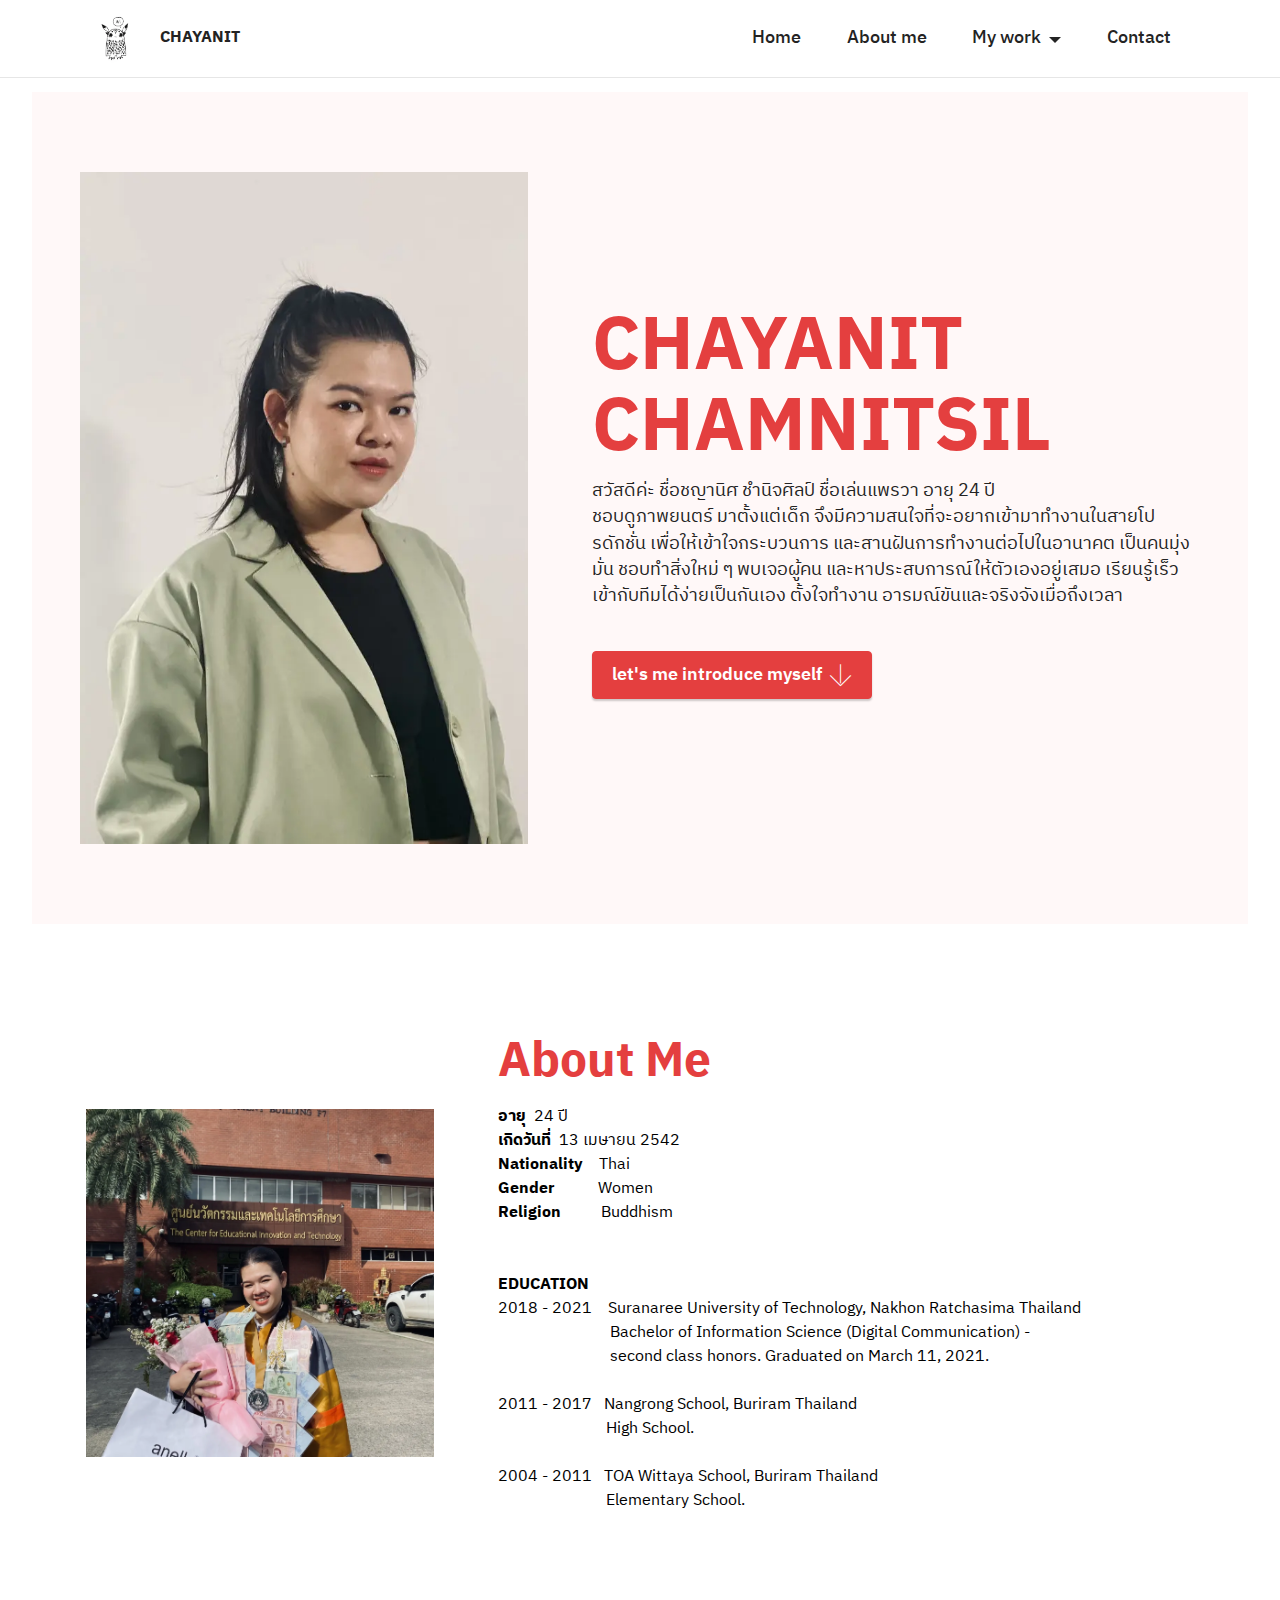
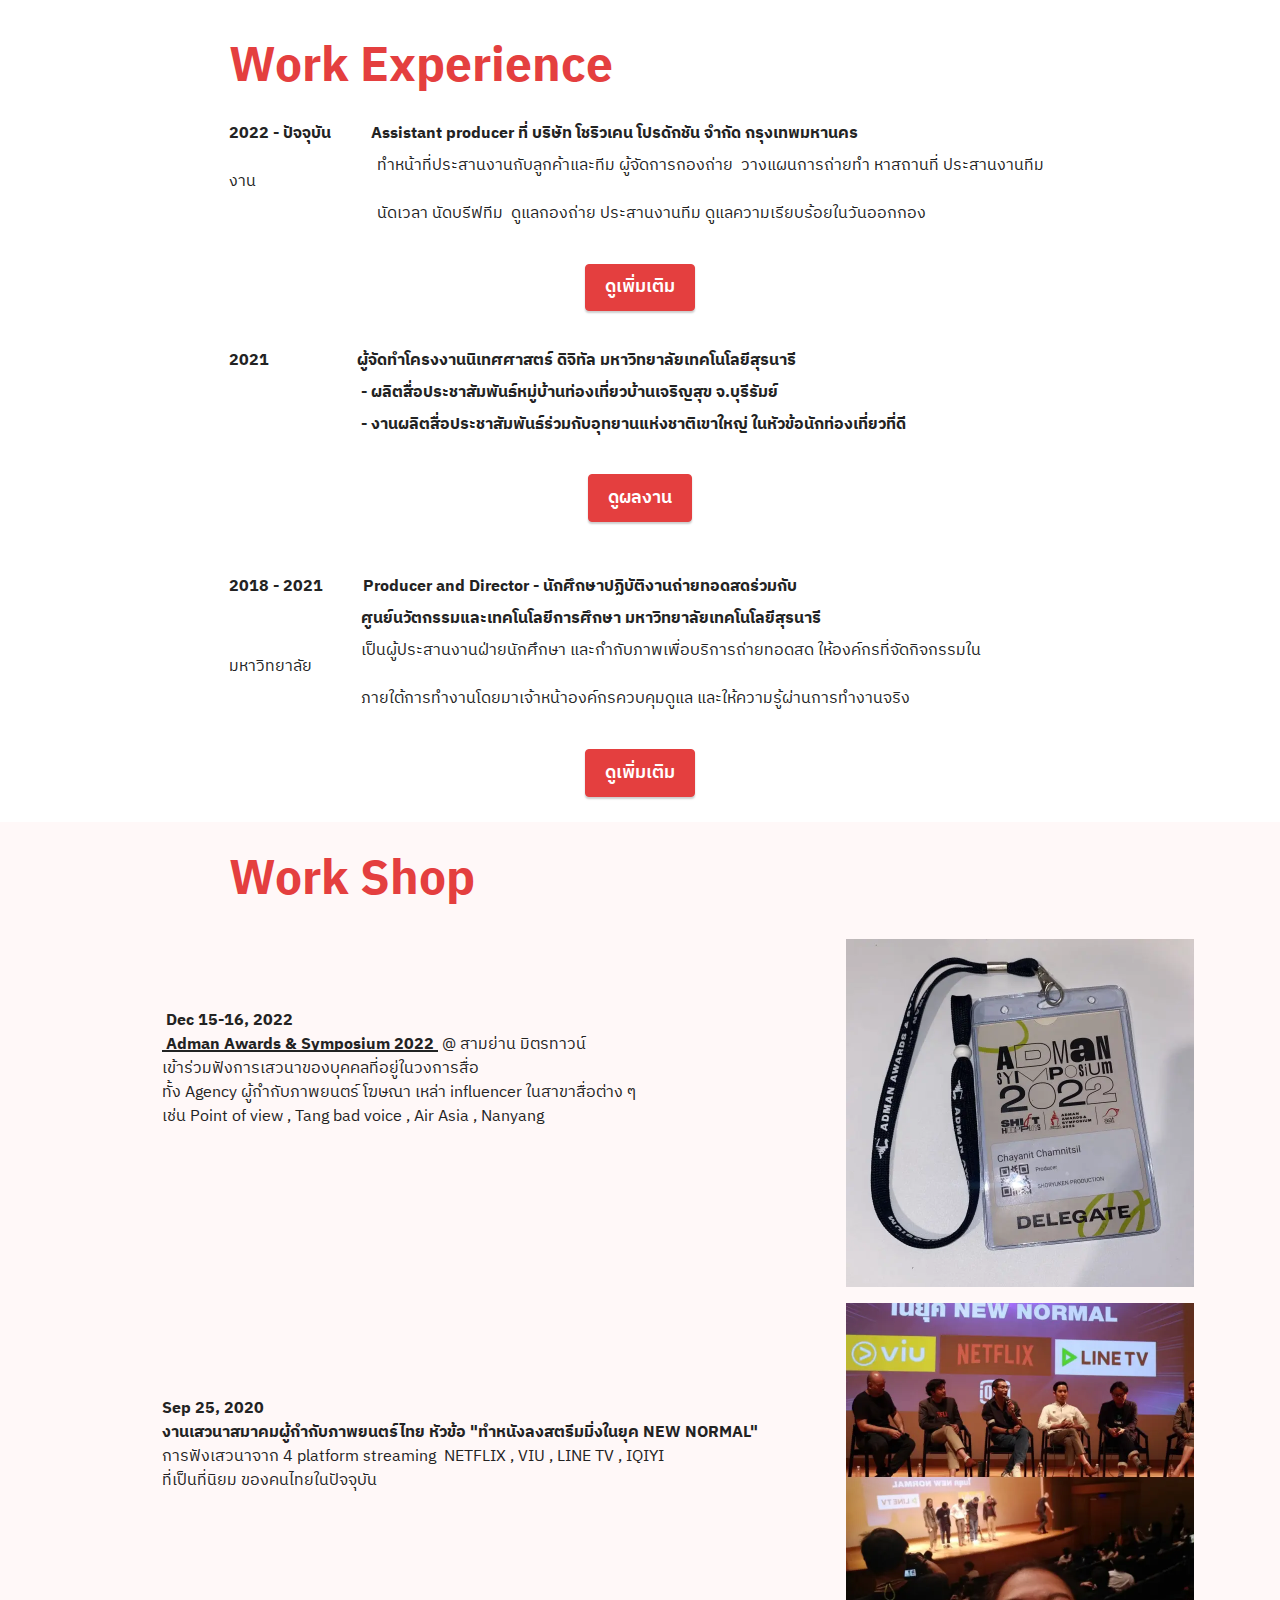
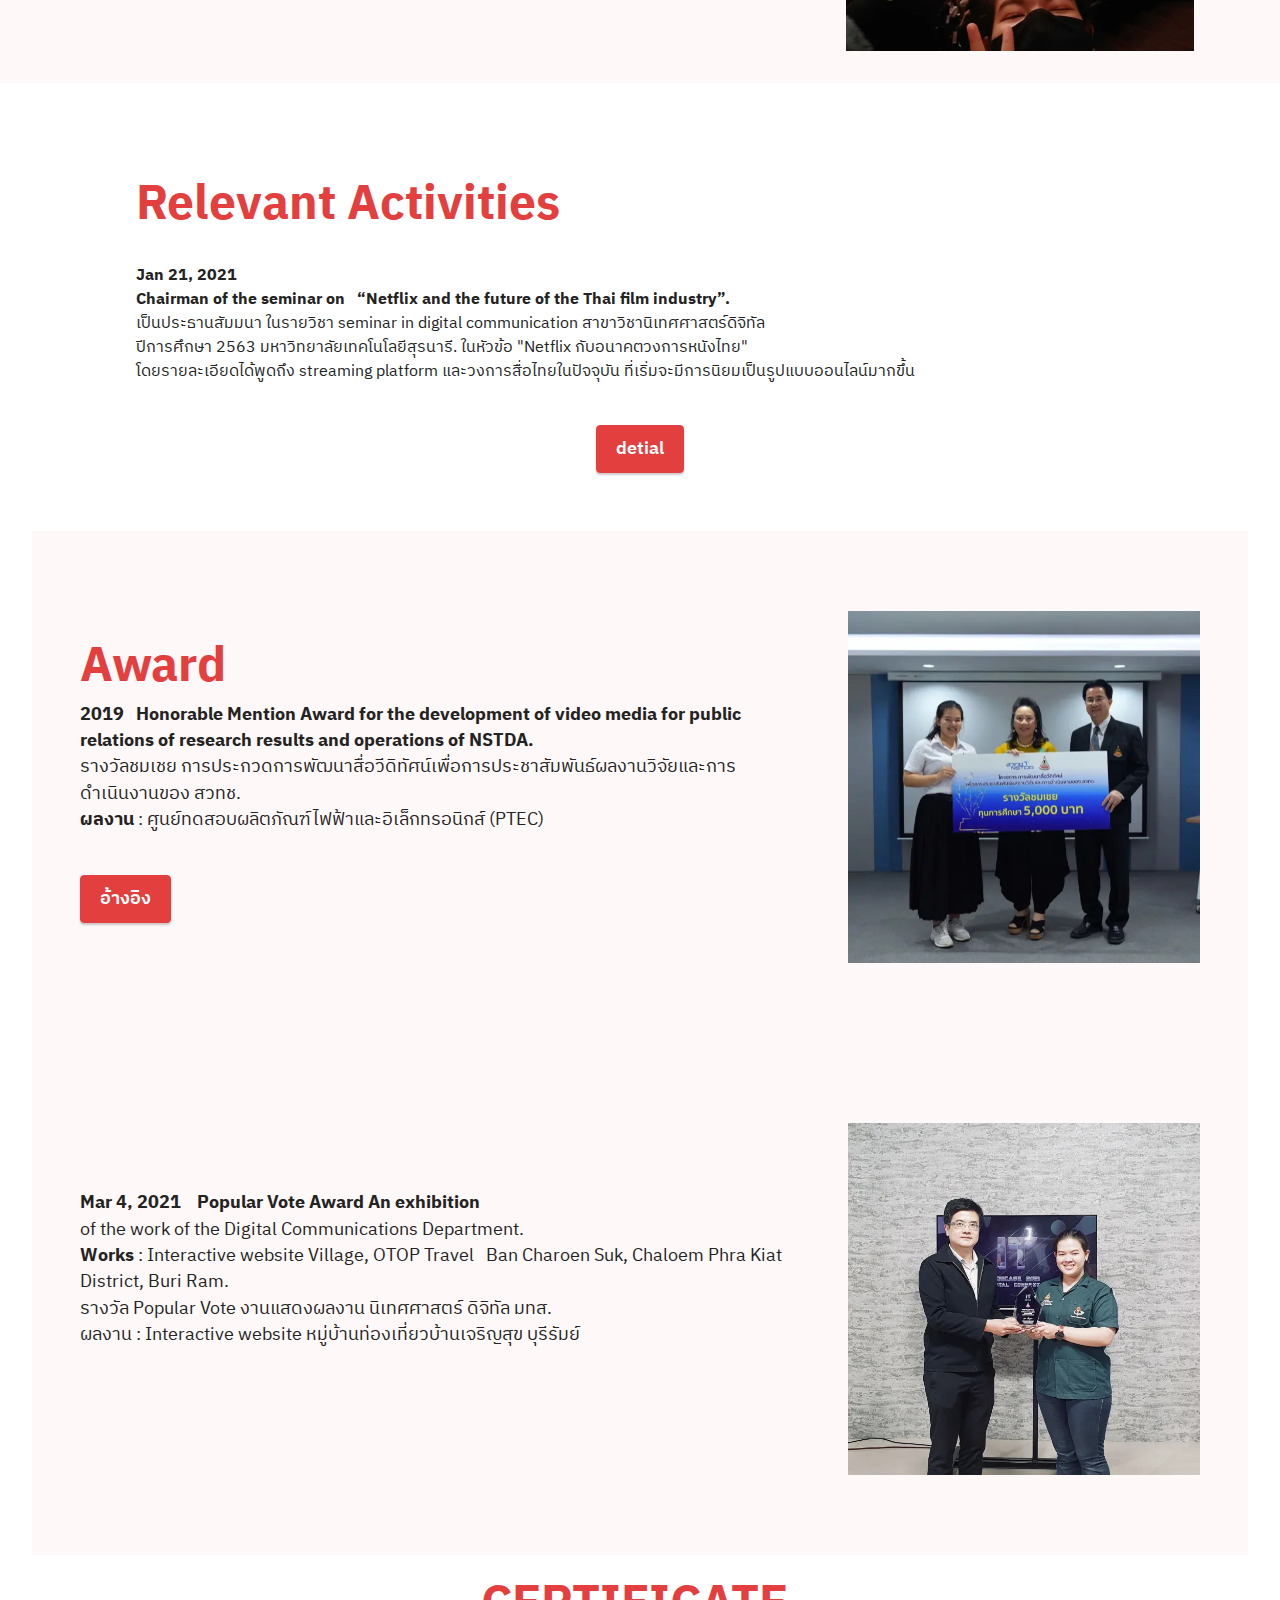
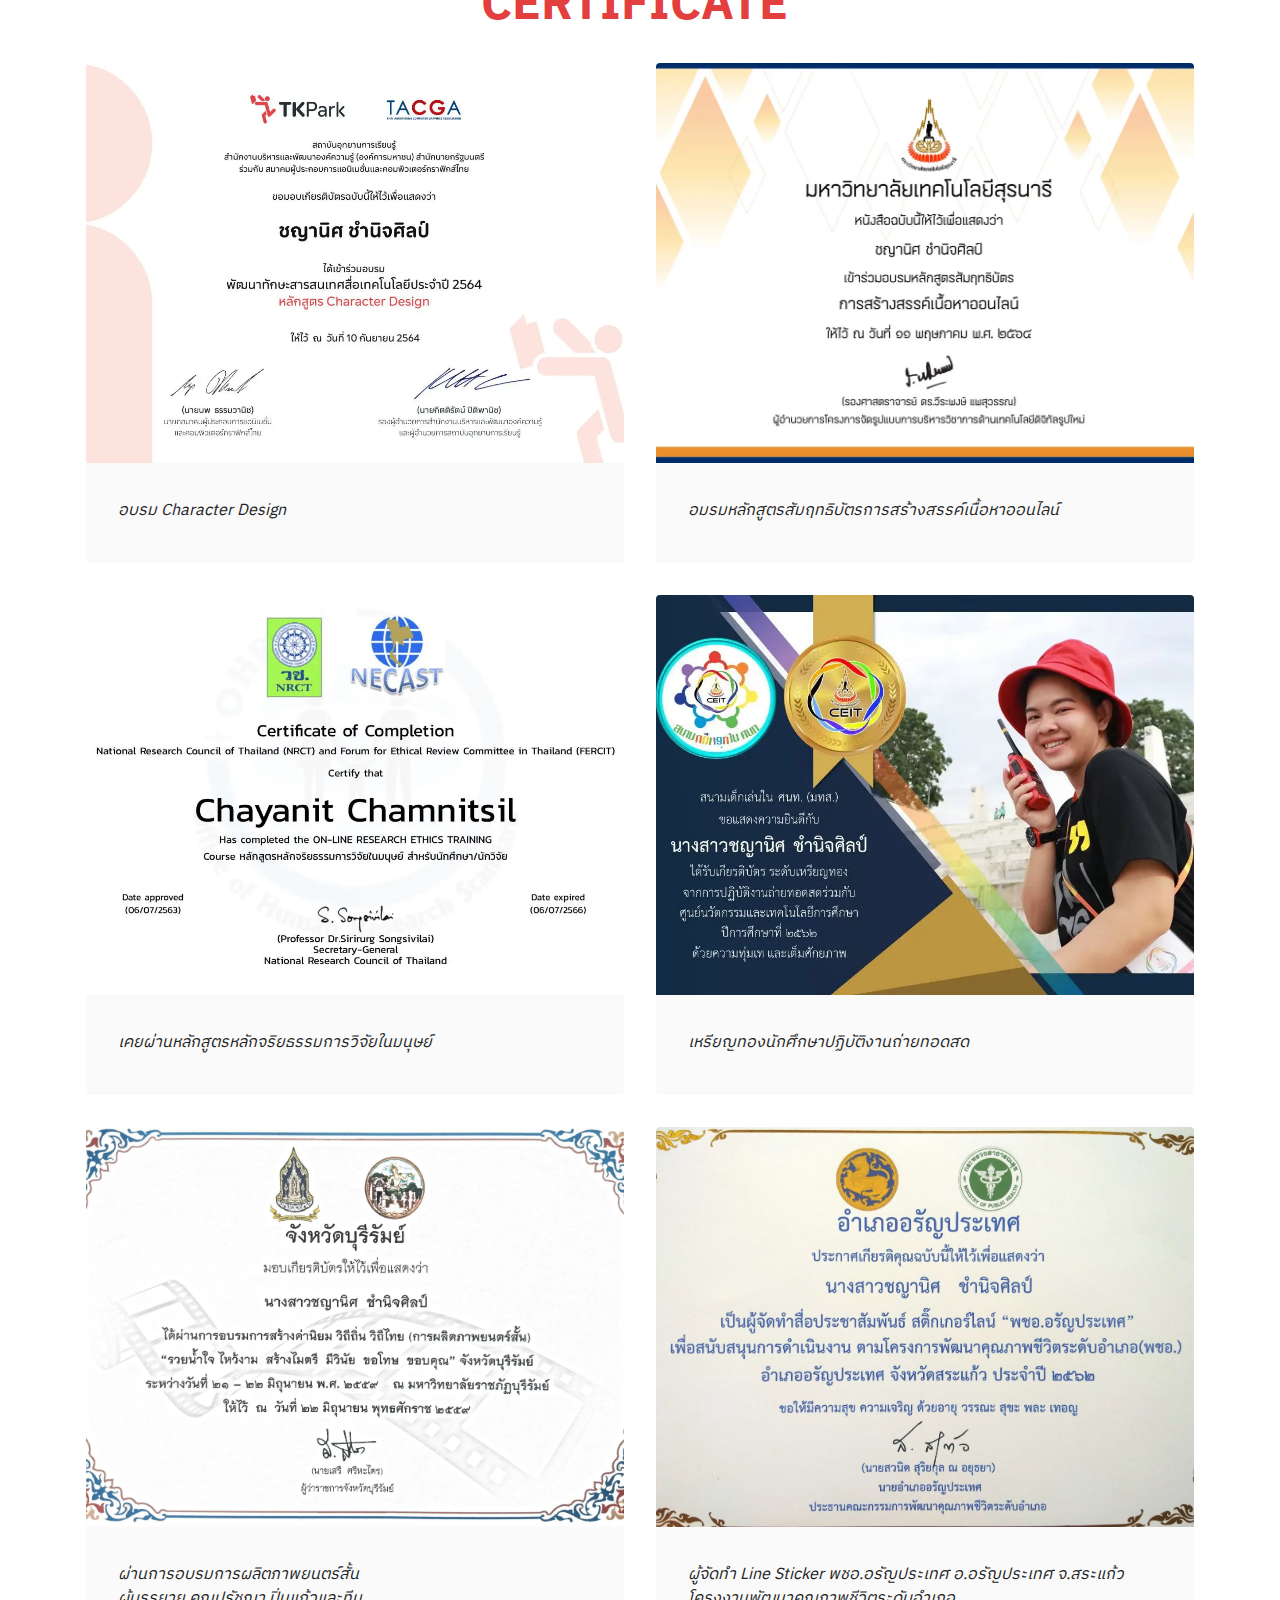
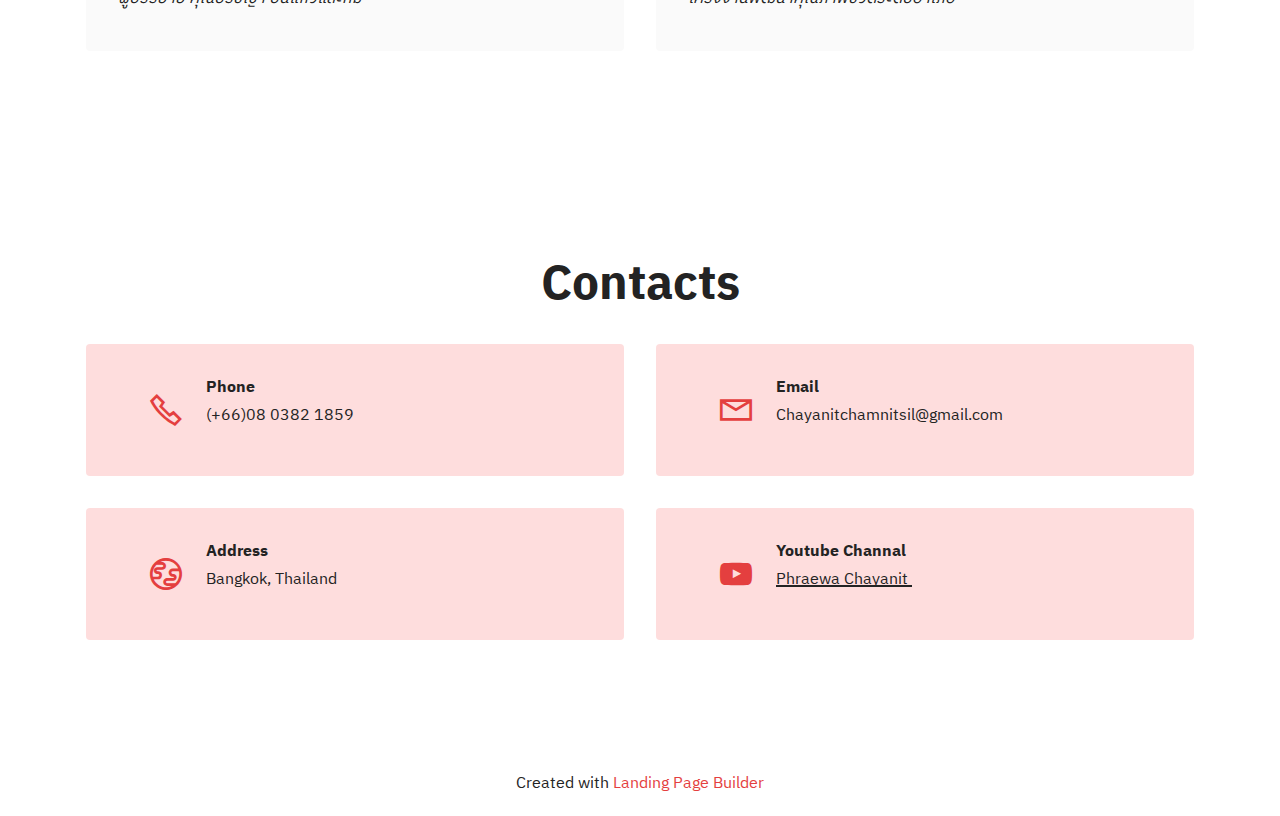
<file: index.html>
<!DOCTYPE html>
<html  >
<head>
  <!-- Site made with Mobirise Website Builder v5.8.14, https://mobirise.com -->
  <meta charset="UTF-8">
  <meta http-equiv="X-UA-Compatible" content="IE=edge">
  <meta name="generator" content="Mobirise v5.8.14, mobirise.com">
  <meta name="viewport" content="width=device-width, initial-scale=1, minimum-scale=1">
  <link rel="shortcut icon" href="assets/images/mbr-199x199.png" type="image/x-icon">
  <meta name="description" content="">
  
  
  <title>Chayanit's portfolio</title>
  <link rel="stylesheet" href="assets/web/assets/mobirise-icons/mobirise-icons.css">
  <link rel="stylesheet" href="assets/web/assets/mobirise-icons2/mobirise2.css">
  <link rel="stylesheet" href="assets/bootstrap/css/bootstrap.min.css">
  <link rel="stylesheet" href="assets/bootstrap/css/bootstrap-grid.min.css">
  <link rel="stylesheet" href="assets/bootstrap/css/bootstrap-reboot.min.css">
  <link rel="stylesheet" href="assets/dropdown/css/style.css">
  <link rel="stylesheet" href="assets/socicon/css/styles.css">
  <link rel="stylesheet" href="assets/theme/css/style.css">
  <link rel="preload" href="https://fonts.googleapis.com/css?family=IBM+Plex+Sans+Thai:100,200,300,400,500,600,700&display=swap" as="style" onload="this.onload=null;this.rel='stylesheet'">
  <noscript><link rel="stylesheet" href="https://fonts.googleapis.com/css?family=IBM+Plex+Sans+Thai:100,200,300,400,500,600,700&display=swap"></noscript>
  <link rel="preload" as="style" href="assets/mobirise/css/mbr-additional.css"><link rel="stylesheet" href="assets/mobirise/css/mbr-additional.css" type="text/css">

  
  
  
</head>
<body>
  
  <section data-bs-version="5.1" class="menu cid-s48OLK6784" once="menu" id="menu1-h">
    
    <nav class="navbar navbar-dropdown navbar-fixed-top navbar-expand-lg">
        <div class="container">
            <div class="navbar-brand">
                <span class="navbar-logo">
                    <a href="index.html#top">
                        <img src="assets/images/mbr-199x199.webp" alt="" style="height: 3.8rem;">
                    </a>
                </span>
                <span class="navbar-caption-wrap"><a class="navbar-caption text-black text-primary display-7" href="index.html#top">CHAYANIT</a></span>
            </div>
            <button class="navbar-toggler" type="button" data-toggle="collapse" data-bs-toggle="collapse" data-target="#navbarSupportedContent" data-bs-target="#navbarSupportedContent" aria-controls="navbarNavAltMarkup" aria-expanded="false" aria-label="Toggle navigation">
                <div class="hamburger">
                    <span></span>
                    <span></span>
                    <span></span>
                    <span></span>
                </div>
            </button>
            <div class="collapse navbar-collapse" id="navbarSupportedContent">
                <ul class="navbar-nav nav-dropdown nav-right" data-app-modern-menu="true"><li class="nav-item"><a class="nav-link link text-black text-primary display-4" href="index.html#features17-x">Home</a></li><li class="nav-item"><a class="nav-link link text-black text-primary display-4" href="index.html#image1-19">About me</a></li><li class="nav-item dropdown"><a class="nav-link link text-black text-primary dropdown-toggle show display-4" href="page2.html#video4-1b" data-toggle="dropdown-submenu" data-bs-toggle="dropdown" data-bs-auto-close="outside" aria-expanded="true">My work</a><div class="dropdown-menu show" aria-labelledby="dropdown-780" data-bs-popper="none"><a class="text-black text-primary dropdown-item display-4" href="page2.html#video4-1b">2022 - Present</a><a class="text-black text-primary dropdown-item display-4" href="page3.html">2018 - 2021</a><a class="text-black text-primary show dropdown-item display-4" href="page4.html#header2-1t">Previous project</a></div></li><li class="nav-item"><a class="nav-link link text-black text-primary display-4" href="index.html#contacts2-z">Contact</a></li></ul>
                
                
            </div>
        </div>
    </nav>

</section>

<section data-bs-version="5.1" class="features16 cid-tHevdMWbZl" id="features17-x">
    

    
    
    <div class="container-fluid">
        <div class="content-wrapper">
            <div class="row align-items-center">
                <div class="col-12 col-lg-5">
                    <div class="image-wrapper">
                        <img src="assets/images/img-0205-copy-740x987.webp" alt="Mobirise Website Builder">
                    </div>
                </div>
                <div class="col-12 col-lg">
                    <div class="text-wrapper">
                        <h6 class="card-title mbr-fonts-style display-1"><strong>CHAYANIT<br>CHAMNITSIL</strong></h6>
                        <p class="mbr-text mbr-fonts-style mb-4 display-4">สวัสดีค่ะ ชื่อชญานิศ ชำนิจศิลป์ ชื่อเล่นแพรวา อายุ 24 ปี&nbsp;<br>ชอบดูภาพยนตร์ มาตั้งแต่เด็ก จึงมีความสนใจที่จะอยากเข้ามาทำงานในสายโปรดักชั่น เพื่อให้เข้าใจกระบวนการ และสานฝันการทำงานต่อไปในอานาคต เป็นคนมุ่งมั่น ชอบทำสิ่งใหม่ ๆ พบเจอผู้คน และหาประสบการณ์ให้ตัวเองอยู่เสมอ&nbsp;เรียนรู้เร็ว เข้ากับทีมได้ง่ายเป็นกันเอง ตั้งใจทำงาน อารมณ์ขันและจริงจังเมื่อถึงเวลา</p>
                        <div class="mbr-section-btn mt-3"><a class="btn btn-secondary display-4" href="index.html#image1-19">let's me introduce myself<span class="mbri-down mbr-iconfont mbr-iconfont-btn"></span></a></div>
                    </div>
                </div>
            </div>
        </div>
    </div>
</section>

<section data-bs-version="5.1" class="image1 cid-tHUM6gdnFM" id="image1-19">
    

    
    

    <div class="container">
        <div class="row align-items-center">
            <div class="col-12 col-lg-4">
                <div class="image-wrapper">
                    <img src="assets/images/img-9179-copy-1646x2195.webp" alt="Mobirise Website Builder">
                    
                </div>
            </div>
            <div class="col-12 col-lg">
                <div class="text-wrapper">
                    <h3 class="mbr-section-title mbr-fonts-style mb-3 display-2"><strong>About Me</strong></h3>
                    <p class="mbr-text mbr-fonts-style display-7"><strong>อายุ&nbsp; </strong>24 ปี&nbsp;<br><strong>เกิดวันที่&nbsp;&nbsp;</strong>13 เมษายน 2542<br><strong>Nationality&nbsp; </strong>&nbsp; Thai<br><strong>Gender</strong>&nbsp; &nbsp; &nbsp; &nbsp; &nbsp; &nbsp;Women<br><strong>Religion&nbsp;</strong> &nbsp; &nbsp; &nbsp; &nbsp; Buddhism<br>&nbsp;<br><br><strong>EDUCATION</strong><br>2018 - 2021&nbsp; &nbsp; Suranaree University of Technology, Nakhon Ratchasima&nbsp;Thailand  <br>&nbsp; &nbsp; &nbsp; &nbsp; &nbsp; &nbsp; &nbsp; &nbsp; &nbsp; &nbsp; &nbsp; &nbsp; &nbsp; &nbsp; Bachelor of Information Science (Digital Communication) -  <br>&nbsp; &nbsp; &nbsp; &nbsp; &nbsp; &nbsp; &nbsp; &nbsp; &nbsp; &nbsp; &nbsp; &nbsp; &nbsp; &nbsp; second class honors. Graduated on March 11, 2021. <br><br>2011 - 2017&nbsp; &nbsp;Nangrong School, Buriram Thailand<br>&nbsp; &nbsp; &nbsp; &nbsp; &nbsp; &nbsp; &nbsp; &nbsp; &nbsp; &nbsp; &nbsp; &nbsp; &nbsp; &nbsp;High School.  <br><br>2004 - 2011&nbsp; &nbsp;TOA Wittaya School, Buriram Thailand &nbsp; &nbsp; &nbsp;<br>&nbsp; &nbsp; &nbsp; &nbsp; &nbsp; &nbsp; &nbsp; &nbsp; &nbsp; &nbsp; &nbsp; &nbsp; &nbsp; &nbsp;Elementary School.<br></p>
                </div>
            </div>
        </div>
    </div>
</section>

<section data-bs-version="5.1" class="content1 cid-s48vaXqeL6" id="content1-b">
    
    <div class="container">
        <div class="row justify-content-center">
            <div class="title col-12 col-md-9">
                <h3 class="mbr-section-title mbr-fonts-style align-center mb-4 display-2"><strong>Work Experience</strong></h3>
                <h4 class="mbr-section-subtitle align-center mbr-fonts-style mb-4 display-7"><p><strong>2022 - ปัจจุบัน&nbsp; &nbsp; &nbsp; &nbsp; &nbsp; Assistant producer ที่ บริษัท โชริวเคน โปรดักชัน จำกัด กรุงเทพมหานคร</strong></p><p>&nbsp; &nbsp; &nbsp; &nbsp; &nbsp; &nbsp; &nbsp; &nbsp; &nbsp; &nbsp; &nbsp; &nbsp; &nbsp; &nbsp; &nbsp; &nbsp; &nbsp; &nbsp; &nbsp;ทำหน้าที่ประสานงานกับลูกค้าและทีม ผู้จัดการกองถ่าย&nbsp; วางแผนการถ่ายทำ หาสถานที่ ประสานงานทีมงาน </p><p>&nbsp;&nbsp;&nbsp;&nbsp;&nbsp;&nbsp;&nbsp;&nbsp;&nbsp;&nbsp;&nbsp;&nbsp;&nbsp;&nbsp;&nbsp;&nbsp;&nbsp;&nbsp;&nbsp;&nbsp;&nbsp;&nbsp;&nbsp;&nbsp;&nbsp;&nbsp;&nbsp;&nbsp;&nbsp;&nbsp;&nbsp;&nbsp;&nbsp;&nbsp;&nbsp;&nbsp;&nbsp;นัดเวลา นัดบรีฟทีม&nbsp;&nbsp;<span style="font-size: 1rem;">ดูแลกองถ่าย ประสานงานทีม ดูแลความเรียบร้อยในวันออกกอง</span></p></h4>
                <div class="mbr-section-btn align-center"><a class="btn btn-primary display-4" href="page2.html#video4-1b">ดูเพิ่มเติม</a></div>
            </div>
        </div>
    </div>
</section>

<section data-bs-version="5.1" class="content1 cid-tIxBCFqAWq" id="content1-2d">
    
    <div class="container">
        <div class="row justify-content-center">
            <div class="title col-12 col-md-9">
                
                <h4 class="mbr-section-subtitle align-center mbr-fonts-style mb-4 display-7"><p><strong>2021&nbsp; &nbsp; &nbsp; &nbsp; &nbsp; </strong>&nbsp;&nbsp;&nbsp;&nbsp;&nbsp;&nbsp;&nbsp;&nbsp;&nbsp; &nbsp; <strong>ผู้จัดทำโครงงานนิเทศศาสตร์ ดิจิทัล มหาวิทยาลัยเทคโนโลยีสุรนารี</strong>&nbsp; &nbsp; &nbsp; &nbsp; &nbsp; &nbsp; &nbsp; &nbsp; &nbsp; &nbsp; &nbsp; &nbsp; &nbsp;</p><p><span style="font-size: 1rem;"><span style="font-size: 1rem;"><strong>&nbsp;</strong></span></span>&nbsp; &nbsp; &nbsp; &nbsp; &nbsp; &nbsp; &nbsp; &nbsp; &nbsp; &nbsp; &nbsp; &nbsp; &nbsp; &nbsp; &nbsp; &nbsp;<strong>&nbsp;- ผลิตสื่อประชาสัมพันธ์หมู่บ้านท่องเที่ยวบ้านเจริญสุข จ.บุรีรัมย์</strong></p><p>&nbsp;&nbsp;&nbsp;&nbsp;&nbsp;&nbsp;&nbsp;&nbsp;&nbsp;&nbsp;&nbsp;&nbsp;&nbsp;&nbsp;&nbsp;&nbsp;&nbsp;&nbsp;&nbsp;&nbsp;&nbsp;&nbsp;&nbsp;&nbsp;&nbsp;&nbsp;&nbsp;&nbsp;&nbsp; &nbsp; &nbsp;<strong>- งานผลิตสื่อประชาสัมพันธ์ร่วมกับอุทยานแห่งชาติเขาใหญ่ ในหัวข้อนักท่องเที่ยวที่ดี</strong><span style="font-size: 1rem;"><strong>&nbsp; &nbsp; &nbsp; &nbsp;</strong> &nbsp; &nbsp; &nbsp; &nbsp; &nbsp; &nbsp; &nbsp; &nbsp; &nbsp; &nbsp; &nbsp;&nbsp;</span></p></h4>
                <div class="mbr-section-btn align-center"><a class="btn btn-primary display-4" href="page4.html#header2-1t">ดูผลงาน</a></div>
            </div>
        </div>
    </div>
</section>

<section data-bs-version="5.1" class="content1 cid-tIdetzwj2t" id="content1-1e">
    
    <div class="container">
        <div class="row justify-content-center">
            <div class="title col-12 col-md-9">
                
                <h4 class="mbr-section-subtitle align-center mbr-fonts-style mb-4 display-7"><p><strong>2018 - 2021&nbsp; &nbsp; &nbsp; &nbsp; &nbsp; Producer and Director - นักศึกษาปฏิบัติงานถ่ายทอดสดร่วมกับ</strong><br></p><p><span style="font-size: 1rem;"><span style="font-size: 1rem;"><strong>&nbsp;</strong></span></span>&nbsp;&nbsp;&nbsp;&nbsp;&nbsp;&nbsp;&nbsp;&nbsp;&nbsp;&nbsp;&nbsp;&nbsp;&nbsp;&nbsp;&nbsp;&nbsp;&nbsp;&nbsp;&nbsp;&nbsp;&nbsp;&nbsp;&nbsp;&nbsp;&nbsp;&nbsp;&nbsp;&nbsp;&nbsp;&nbsp;&nbsp;&nbsp;<span style="font-size: 1rem;"><span style="font-size: 1rem;"><strong>ศูนย์นวัตกรรมและเทคโนโลยีการศึกษา มหาวิทยาลัยเทคโนโลยีสุรนารี</strong></span></span></p><p><span style="font-size: 1rem;"><span style="font-size: 1rem;"><strong>&nbsp;</strong></span></span>&nbsp;&nbsp;&nbsp;&nbsp;&nbsp;&nbsp;&nbsp;&nbsp;&nbsp;&nbsp;&nbsp;&nbsp;&nbsp;&nbsp;&nbsp;&nbsp;&nbsp;&nbsp;&nbsp;&nbsp;&nbsp;&nbsp;&nbsp;&nbsp;&nbsp;&nbsp;&nbsp;&nbsp;&nbsp;&nbsp;&nbsp;&nbsp;เป็นผู้ประสานงานฝ่ายนักศึกษา และกำกับภาพเพื่อบริการถ่ายทอดสด ให้องค์กรที่จัดกิจกรรมในมหาวิทยาลัย&nbsp;</p><p>&nbsp;&nbsp;&nbsp;&nbsp;&nbsp;&nbsp;&nbsp;&nbsp;&nbsp;&nbsp;&nbsp;&nbsp;&nbsp;&nbsp;&nbsp;&nbsp;&nbsp;&nbsp;&nbsp;&nbsp;&nbsp;&nbsp;&nbsp;&nbsp;&nbsp;&nbsp;&nbsp;&nbsp;&nbsp;&nbsp; &nbsp; ภายใต้การทำงานโดยมาเจ้าหน้าองค์กรควบคุมดูแล และให้ความรู้ผ่านการทำงานจริง&nbsp; &nbsp; &nbsp; &nbsp; &nbsp; &nbsp; &nbsp; &nbsp; &nbsp; &nbsp; &nbsp; &nbsp; &nbsp; &nbsp; &nbsp; &nbsp;</p></h4>
                <div class="mbr-section-btn align-center"><a class="btn btn-primary display-4" href="page3.html#gallery4-1x">ดูเพิ่มเติม</a></div>
            </div>
        </div>
    </div>
</section>

<section data-bs-version="5.1" class="content1 cid-tHOtrwhWu5" id="content1-15">
    
    <div class="container">
        <div class="row justify-content-center">
            <div class="title col-12 col-md-9">
                <h3 class="mbr-section-title mbr-fonts-style align-center mb-4 display-2"><strong>Work Shop</strong></h3>
                
                
            </div>
        </div>
    </div>
</section>

<section data-bs-version="5.1" class="image2 cid-tIdq0n3cZS" id="image2-1g">
    

    
    

    <div class="container">
        <div class="row align-items-center">
            <div class="col-12 col-lg-4">
                <div class="image-wrapper">
                    <img src="assets/images/img-0303-copy-696x696.webp" alt="Mobirise Website Builder">
                    
                </div>
            </div>
            <div class="col-12 col-lg">
                <div class="text-wrapper">
                    <h3 class="mbr-section-title mbr-fonts-style mb-3 display-5"><strong>&nbsp; &nbsp; &nbsp; &nbsp; &nbsp; &nbsp; Dec 15-16, 2022</strong><br>&nbsp; &nbsp; &nbsp; &nbsp; &nbsp; &nbsp;<a href="https://vt.tiktok.com/ZSLk7jR25/" class="text-black text-primary" target="_blank" style=""><strong>&nbsp;</strong><strong>Adman Awards &amp; Symposium 2022&nbsp;</strong></a>&nbsp;@ สามย่าน มิตรทาวน์<div>&nbsp; &nbsp; &nbsp; &nbsp; &nbsp; &nbsp;เข้าร่วมฟังการเสวนาของบุคคลที่อยู่ในวงการสื่อ<br><span style="font-size: 1rem;">&nbsp; &nbsp; &nbsp; &nbsp; &nbsp; &nbsp;ทั้ง Agency ผู้กำกับภาพยนตร์ โฆษณา เหล่า influencer ในสาขาสื่อต่าง ๆ&nbsp;<br></span>&nbsp; &nbsp; &nbsp; &nbsp; &nbsp; &nbsp;เช่น Point of view , Tang bad voice , Air Asia , Nanyang</div><div><br></div><div><strong><br></strong></div><div><strong><br></strong></div></h3>
                    
                </div>
            </div>
        </div>
    </div>
</section>

<section data-bs-version="5.1" class="image2 cid-tIdtEtTtt8" id="image2-1h">
    

    
    

    <div class="container">
        <div class="row align-items-center">
            <div class="col-12 col-lg-4">
                <div class="image-wrapper">
                    <img src="assets/images/img-300-696x696.webp" alt="Mobirise Website Builder">
                    
                </div>
            </div>
            <div class="col-12 col-lg">
                <div class="text-wrapper">
                    <h3 class="mbr-section-title mbr-fonts-style mb-3 display-5"><div><strong>&nbsp; &nbsp; &nbsp; &nbsp; &nbsp; &nbsp;Sep 25, 2020&nbsp; &nbsp;</strong>&nbsp; <span style="font-size: calc(1rem + 0 * ((100vw - 20rem) / 28));">&nbsp;</span></div><div><span style="font-size: 1rem;"><strong>&nbsp; &nbsp; &nbsp; &nbsp; &nbsp; &nbsp;งานเสวนาสมาคมผู้กำกับภาพยนตร์ไทย&nbsp;</strong></span><strong><span style="font-size: 1rem;"><b>หัวข้อ "ทำหนังลงสตรีมมิ่งในยุค NEW NORMAL"</b></span></strong></div><div>&nbsp; &nbsp; &nbsp; &nbsp; &nbsp; &nbsp;การฟังเสวนาจาก 4 platform streaming &nbsp;NETFLIX , VIU , LINE TV , IQIYI&nbsp;</div><div>&nbsp; &nbsp; &nbsp; &nbsp; &nbsp; &nbsp;ที่เป็นที่นิยม ของคนไทยในปัจจุบัน</div><div><strong><br></strong></div><div><strong><br></strong></div></h3>
                    
                </div>
            </div>
        </div>
    </div>
</section>

<section data-bs-version="5.1" class="content1 cid-tIgUWfg3MV" id="content1-1j">
    
    <div class="container-fluid">
        <div class="row justify-content-center">
            <div class="title col-12 col-md-10">
                <h3 class="mbr-section-title mbr-fonts-style align-center mb-4 display-2"><strong>Relevant Activities</strong></h3>
                <h4 class="mbr-section-subtitle align-center mbr-fonts-style mb-4 display-5"><div><strong>Jan 21, 2021&nbsp; &nbsp; &nbsp; &nbsp; &nbsp;</strong></div><div><strong>Chairman of the seminar on   	 	       “Netflix and the future of the Thai film industry”. </strong><br>เป็นประธานสัมมนา ในรายวิชา seminar in digital communication สาขาวิชานิเทศศาสตร์ดิจิทัล <br>ปีการศึกษา 2563 มหาวิทยาลัยเทคโนโลยีสุรนารี. ในหัวข้อ "Netflix กับอนาคตวงการหนังไทย"<br>โดยรายละเอียดได้พูดถึง streaming platform และวงการสื่อไทยในปัจจุบัน ที่เริ่มจะมีการนิยมเป็นรูปแบบออนไลน์มากขึ้น</div></h4>
                <div class="mbr-section-btn align-center"><a class="btn btn-primary display-4" href="assets/files/Netflix_TH.pdf">detial</a></div>
            </div>
        </div>
    </div>
</section>

<section data-bs-version="5.1" class="features15 cid-tIjip17N4a" id="features16-1l">

    

    
    
    <div class="container-fluid">
        <div class="content-wrapper">
            <div class="row align-items-center">
                <div class="col-12 col-lg">
                    <div class="text-wrapper">
                        <h6 class="card-title mbr-fonts-style display-2"><strong>Award</strong></h6>
                        <p class="mbr-text mbr-fonts-style mb-4 display-4"><strong>2019&nbsp; &nbsp;</strong><strong>Honorable Mention Award for the development of video media for public   relations of research results and operations of NSTDA.</strong>  <br>รางวัลชมเชย การประกวดการพัฒนาสื่อวีดิทัศน์เพื่อการประชาสัมพันธ์ผลงานวิจัยและการดำเนินงานของ สวทช. <br><strong>ผลงาน</strong> : ศูนย์ทดสอบผลิตภัณฑ์ไฟฟ้าและอิเล็กทรอนิกส์ (PTEC)<br></p>
                        <div class="mbr-section-btn mt-3"><a class="btn btn-primary display-4" href="http://nstdachannel.tv/20191010-nstda-video-contest-2019-04/" target="_blank">อ้างอิง</a></div>
                    </div>
                </div>
                <div class="col-12 col-lg-4">
                    <div class="image-wrapper">
                        <img src="assets/images/line-album-resume-230627-1-902x601.webp" alt="Mobirise Website Builder">
                    </div>
                </div>
            </div>
        </div>
    </div>
</section>

<section data-bs-version="5.1" class="features15 cid-tItuPCqkOg" id="features16-29">

    

    
    
    <div class="container-fluid">
        <div class="content-wrapper">
            <div class="row align-items-center">
                <div class="col-12 col-lg">
                    <div class="text-wrapper">
                        
                        <p class="mbr-text mbr-fonts-style mb-4 display-4"><strong>Mar 4, 2021 &nbsp;&nbsp;&nbsp;</strong><strong>Popular Vote Award  An exhibition&nbsp;</strong><br>of the work of the Digital Communications Department. &nbsp;<br><strong>Works</strong> : Interactive website Village, OTOP Travel   		            Ban Charoen Suk, Chaloem Phra Kiat District, Buri Ram. <br>รางวัล&nbsp;Popular Vote งานแสดงผลงาน นิเทศศาสตร์ ดิจิทัล มทส.&nbsp;<br>ผลงาน : Interactive&nbsp;website หมู่บ้านท่องเที่ยวบ้านเจริญสุข บุรีรัมย์<br>&nbsp; <br></p>
                        
                    </div>
                </div>
                <div class="col-12 col-lg-4">
                    <div class="image-wrapper">
                        <img src="assets/images/20210304-151750-892x714.webp" alt="Mobirise Website Builder">
                    </div>
                </div>
            </div>
        </div>
    </div>
</section>

<section data-bs-version="5.1" class="gallery1 cid-tIzFujMI47" id="gallery1-2j">
    
    
    <div class="container">
        <div class="mbr-section-head">
            
            <h5 class="mbr-section-subtitle mbr-fonts-style align-center mb-0 mt-2 display-2"><strong>CERTIFICATE&nbsp;</strong></h5>
        </div>
        <div class="row mt-4">
            <div class="item features-image сol-12 col-md-6 col-lg-6 active">
                <div class="item-wrapper">
                    <div class="item-img">
                        <img src="assets/images/-1108x784.webp" alt="Mobirise Website Builder" data-slide-to="0" data-bs-slide-to="0">
                    </div>
                    <div class="item-content">
                        
                        <h6 class="item-subtitle mbr-fonts-style mt-1 display-7"><em>อบรม Character Design&nbsp;</em></h6>
                        
                    </div>
                    
                </div>
            </div>
            <div class="item features-image сol-12 col-md-6 col-lg-6">
                <div class="item-wrapper">
                    <div class="item-img">
                        <img src="assets/images/1e1954dd-019e-49bc-b3e7-204656c106c9-1108x831.webp" alt="Mobirise Website Builder" data-slide-to="1" data-bs-slide-to="1">
                    </div>
                    <div class="item-content">
                        
                        <h6 class="item-subtitle mbr-fonts-style mt-1 display-7"><em>อมรมหลักสูตรสัมฤทธิบัตรการสร้างสรรค์เนื้อหาออนไลน์</em></h6>
                        
                    </div>
                    
                </div>
            </div><div class="item features-image сol-12 col-md-6 col-lg-6">
                <div class="item-wrapper">
                    <div class="item-img">
                        <img src="assets/images/img-7134-1108x736.webp" alt="Mobirise Website Builder" data-slide-to="2" data-bs-slide-to="2">
                    </div>
                    <div class="item-content">
                        
                        <h6 class="item-subtitle mbr-fonts-style mt-1 display-7"><em>เคยผ่านหลักสูตรหลักจริยธรรมการวิจัยในมนุษย์</em></h6>
                        
                    </div>
                    
                </div>
            </div>
            
            <div class="item features-image сol-12 col-md-6 col-lg-6">
                <div class="item-wrapper">
                    <div class="item-img">
                        <img src="assets/images/img-8428-1040x720.webp" alt="Mobirise Website Builder" title="" data-slide-to="3" data-bs-slide-to="3">
                    </div>
                    <div class="item-content">
                        
                        <h6 class="item-subtitle mbr-fonts-style mt-1 display-7">
                            <em>เหรียญทองนักศึกษาปฏิบัติงานถ่ายทอดสด</em></h6>
                        
                    </div>
                    
                </div>
            </div><div class="item features-image сol-12 col-md-6 col-lg-6">
                <div class="item-wrapper">
                    <div class="item-img">
                        <img src="assets/images/img-8423-3087x2181.webp" alt="Mobirise Website Builder" title="" data-slide-to="4" data-bs-slide-to="4">
                    </div>
                    <div class="item-content">
                        
                        <h6 class="item-subtitle mbr-fonts-style mt-1 display-7"><em>ผ่านการอบรมการผลิตภาพยนตร์สั้น <br>ผู้บรรยาย คุณปรัชญา ปิ่นแก้วและทีม</em></h6>
                        
                    </div>
                    
                </div>
            </div><div class="item features-image сol-12 col-md-6 col-lg-6">
                <div class="item-wrapper">
                    <div class="item-img">
                        <img src="assets/images/img-8421-3087x2181.webp" alt="Mobirise Website Builder" title="" data-slide-to="5" data-bs-slide-to="5">
                    </div>
                    <div class="item-content">
                        
                        <h6 class="item-subtitle mbr-fonts-style mt-1 display-7"><em>ผู้จัดทำ Line Sticker พชอ.อรัญประเทศ อ.อรัญประเทศ จ.สระแก้ว<br>โครงงานพัฒนาคุณภาพชีวิตระดับอำเภอ</em></h6>
                        
                    </div>
                    
                </div>
            </div>
        </div>
    </div>
</section>

<section data-bs-version="5.1" class="contacts2 cid-tHewSWpR2H" id="contacts2-z">
    <!---->
    

    
    
    <div class="container">
        <div class="mbr-section-head">
            <h3 class="mbr-section-title mbr-fonts-style align-center mb-0 display-2">
                <strong>Contacts</strong>
            </h3>
            
        </div>
        <div class="row justify-content-center mt-4">
            <div class="card col-12 col-md-6">
                <div class="card-wrapper">
                    <div class="image-wrapper">
                        <span class="mbr-iconfont mobi-mbri-phone mobi-mbri"></span>
                    </div>
                    <div class="text-wrapper">
                        <h6 class="card-title mbr-fonts-style mb-1 display-5">
                            <strong>Phone</strong>
                        </h6>
                        <p class="mbr-text mbr-fonts-style display-7">(+66)08 0382 1859</p>
                    </div>
                </div>
            </div>
            <div class="card col-12 col-md-6">
                <div class="card-wrapper">
                    <div class="image-wrapper">
                        <span class="mbr-iconfont mobi-mbri-letter mobi-mbri"></span>
                    </div>
                    <div class="text-wrapper">
                        <h6 class="card-title mbr-fonts-style mb-1 display-5">
                            <strong>Email</strong>
                        </h6>
                        <p class="mbr-text mbr-fonts-style display-7">Chayanitchamnitsil@gmail.com</p>
                    </div>
                </div>
            </div>
            <div class="card col-12 col-md-6">
                <div class="card-wrapper">
                    <div class="image-wrapper">
                        <span class="mbr-iconfont mobi-mbri-globe mobi-mbri"></span>
                    </div>
                    <div class="text-wrapper">
                        <h6 class="card-title mbr-fonts-style mb-1 display-5">
                            <strong>Address</strong>
                        </h6>
                        <p class="mbr-text mbr-fonts-style display-7">Bangkok, Thailand</p>
                    </div>
                </div>
            </div>
            <div class="card col-12 col-md-6">
                <div class="card-wrapper">
                    <div class="image-wrapper">
                        <span class="mbr-iconfont socicon-youtube socicon"></span>
                    </div>
                    <div class="text-wrapper">
                        <h6 class="card-title mbr-fonts-style mb-1 display-5">
                            <strong>Youtube Channal</strong></h6>
                        <p class="mbr-text mbr-fonts-style display-7">
                            <a href="https://www.youtube.com/@Phraewachayanit/" class="text-black text-primary" target="_blank">Phraewa Chayanit&nbsp;</a></p>
                    </div>
                </div>
            </div>
        </div>
    </div>
</section><section class="display-7" style="padding: 0;align-items: center;justify-content: center;flex-wrap: wrap;    align-content: center;display: flex;position: relative;height: 4rem;"><a href="https://mobiri.se/1575482" style="flex: 1 1;height: 4rem;position: absolute;width: 100%;z-index: 1;"><img alt="" style="height: 4rem;" src="[data-uri]"></a><p style="margin: 0;text-align: center;" class="display-7">Created with &#8204;</p><a style="z-index:1" href="https://mobirise.com/builder/landing-page-builder.html">Landing Page Builder</a></section><script src="assets/bootstrap/js/bootstrap.bundle.min.js"></script>  <script src="assets/smoothscroll/smooth-scroll.js"></script>  <script src="assets/ytplayer/index.js"></script>  <script src="assets/dropdown/js/navbar-dropdown.js"></script>  <script src="assets/theme/js/script.js"></script>  
  
  
 <div id="scrollToTop" class="scrollToTop mbr-arrow-up"><a style="text-align: center;"><i class="mbr-arrow-up-icon mbr-arrow-up-icon-cm cm-icon cm-icon-smallarrow-up"></i></a></div>
  </body>
</html>
</file>
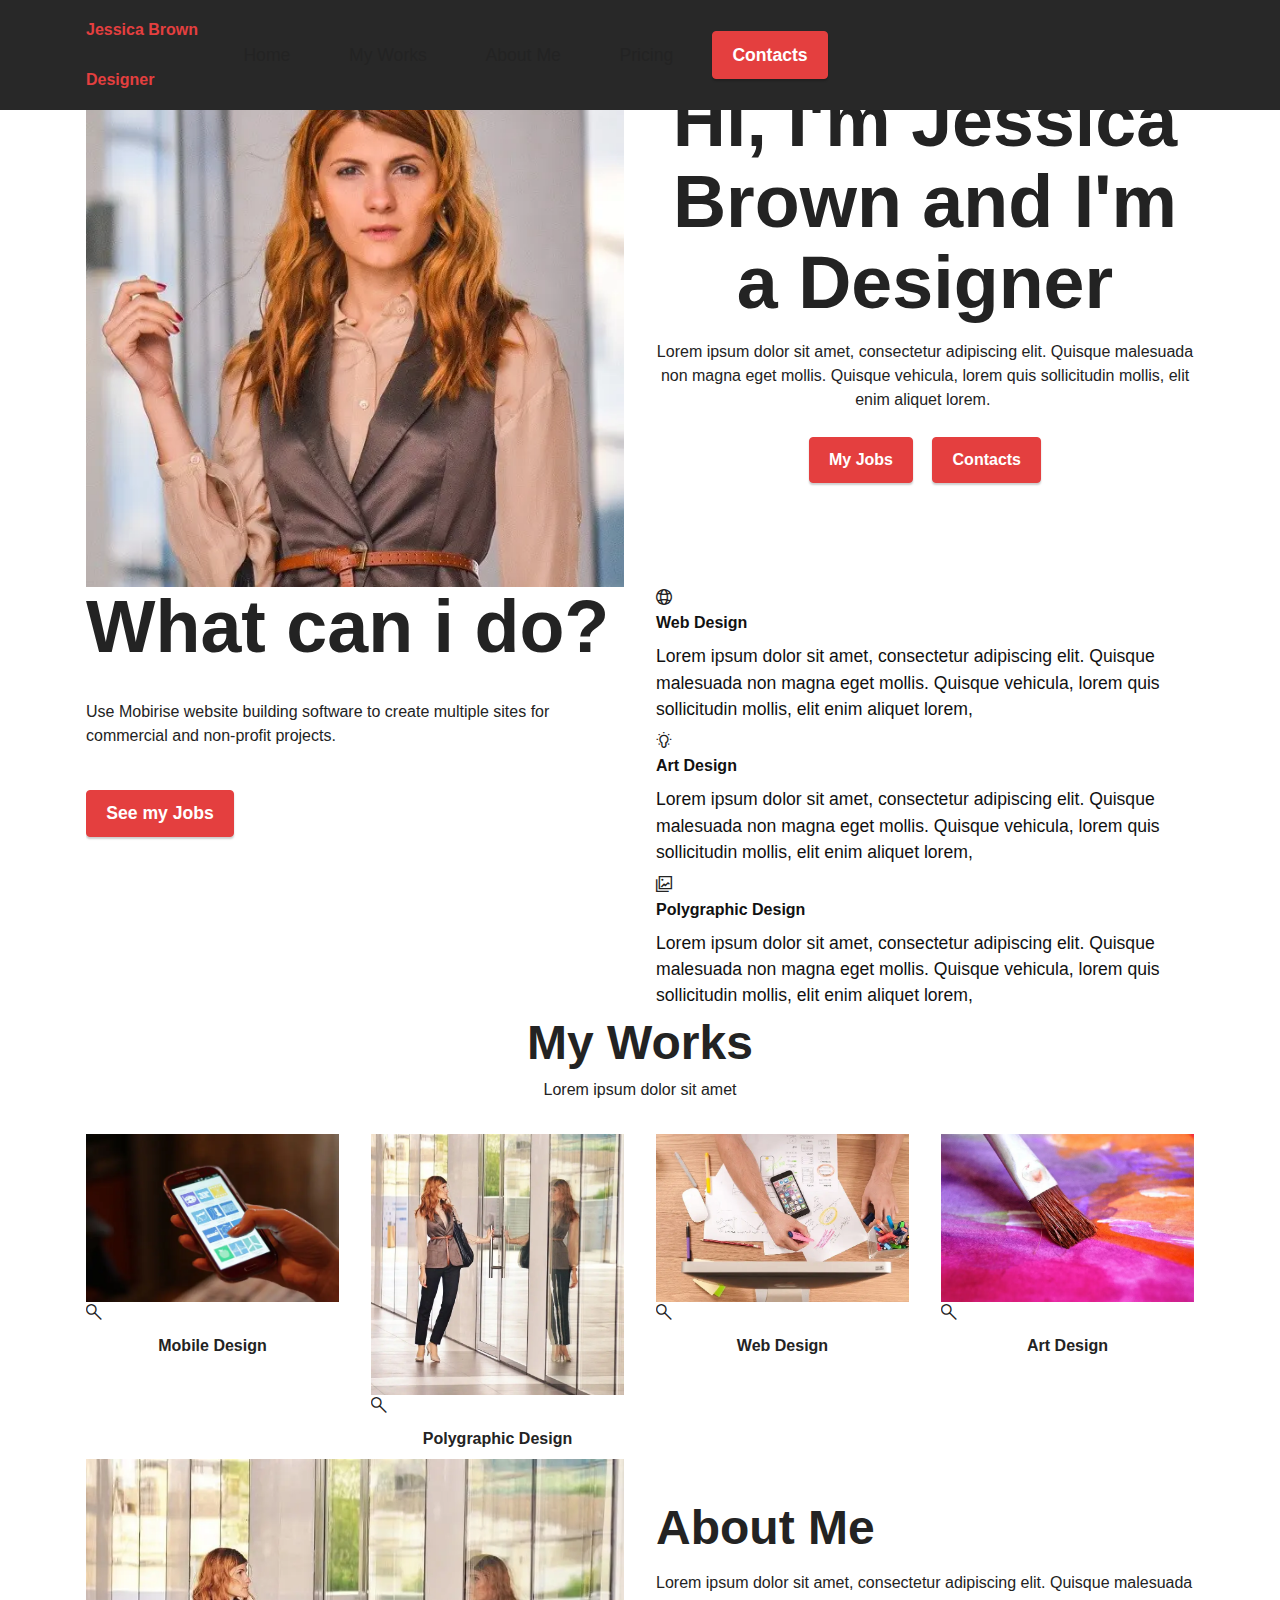
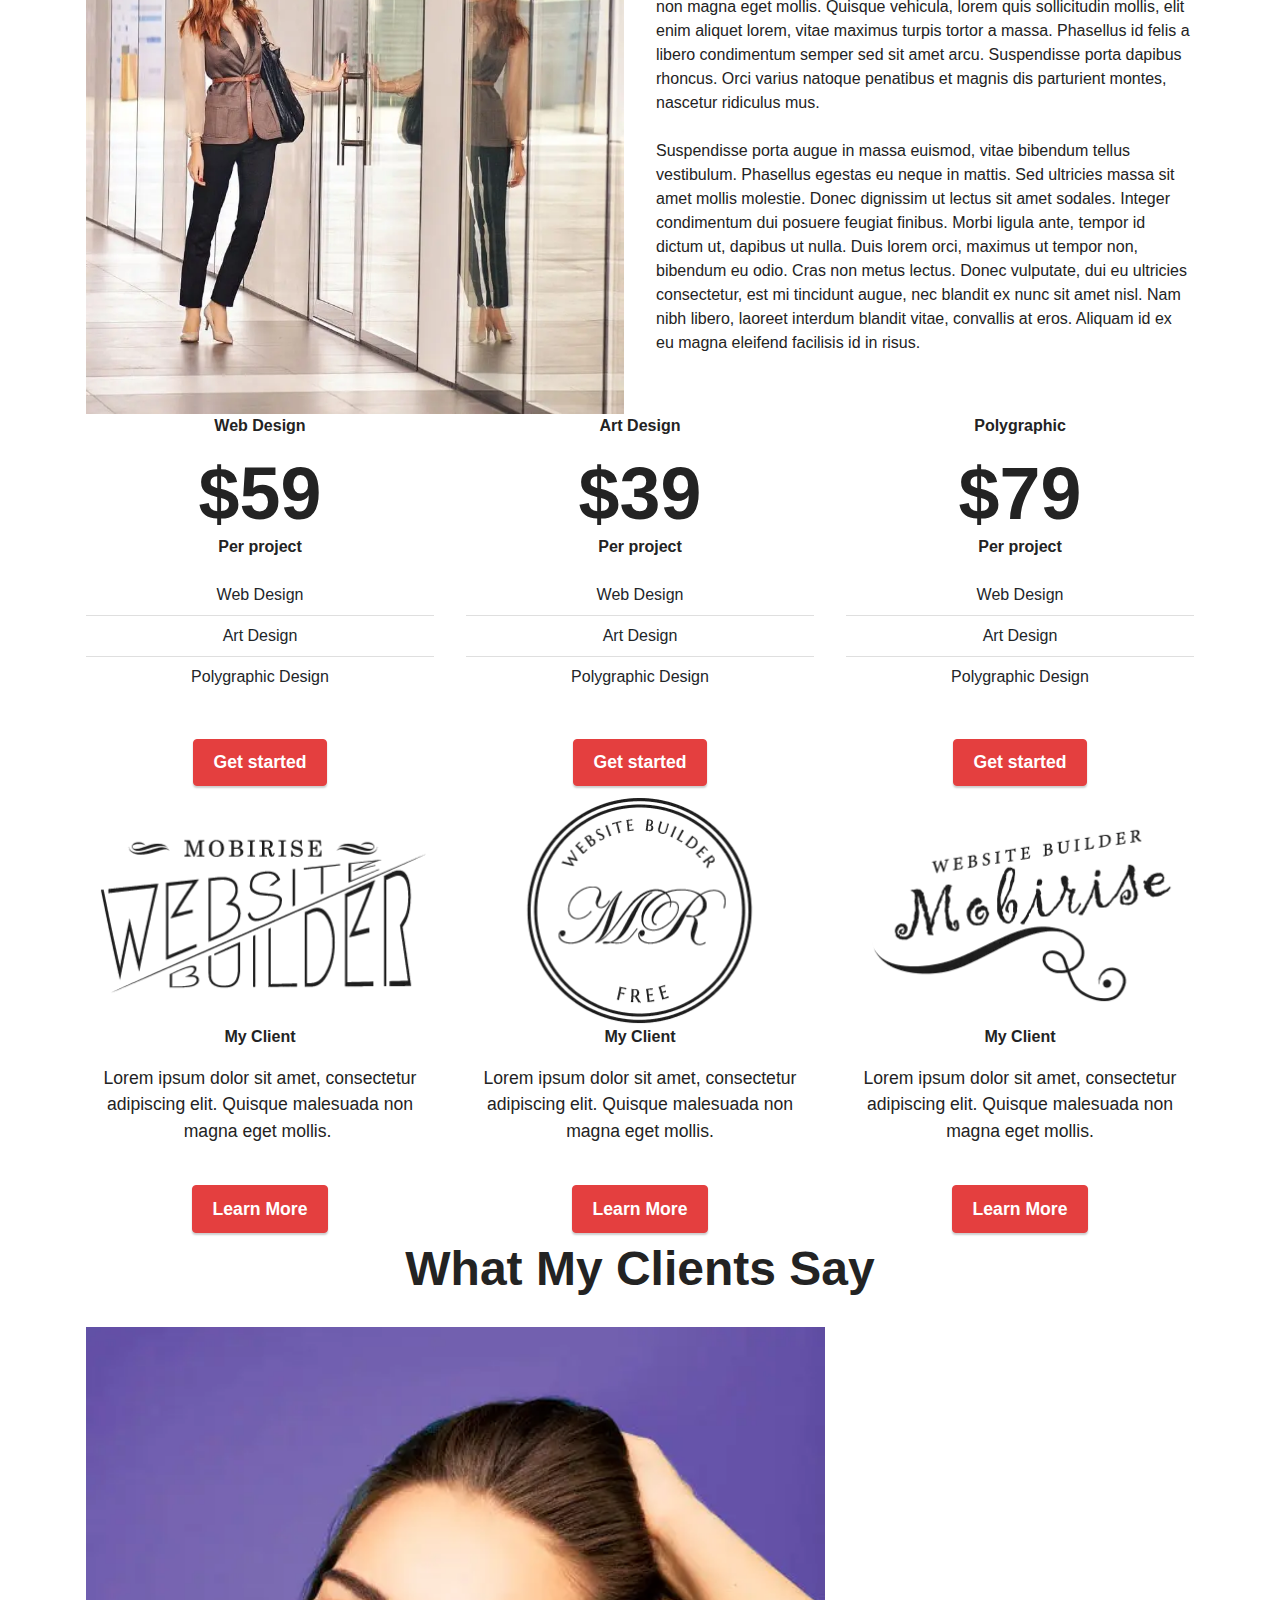
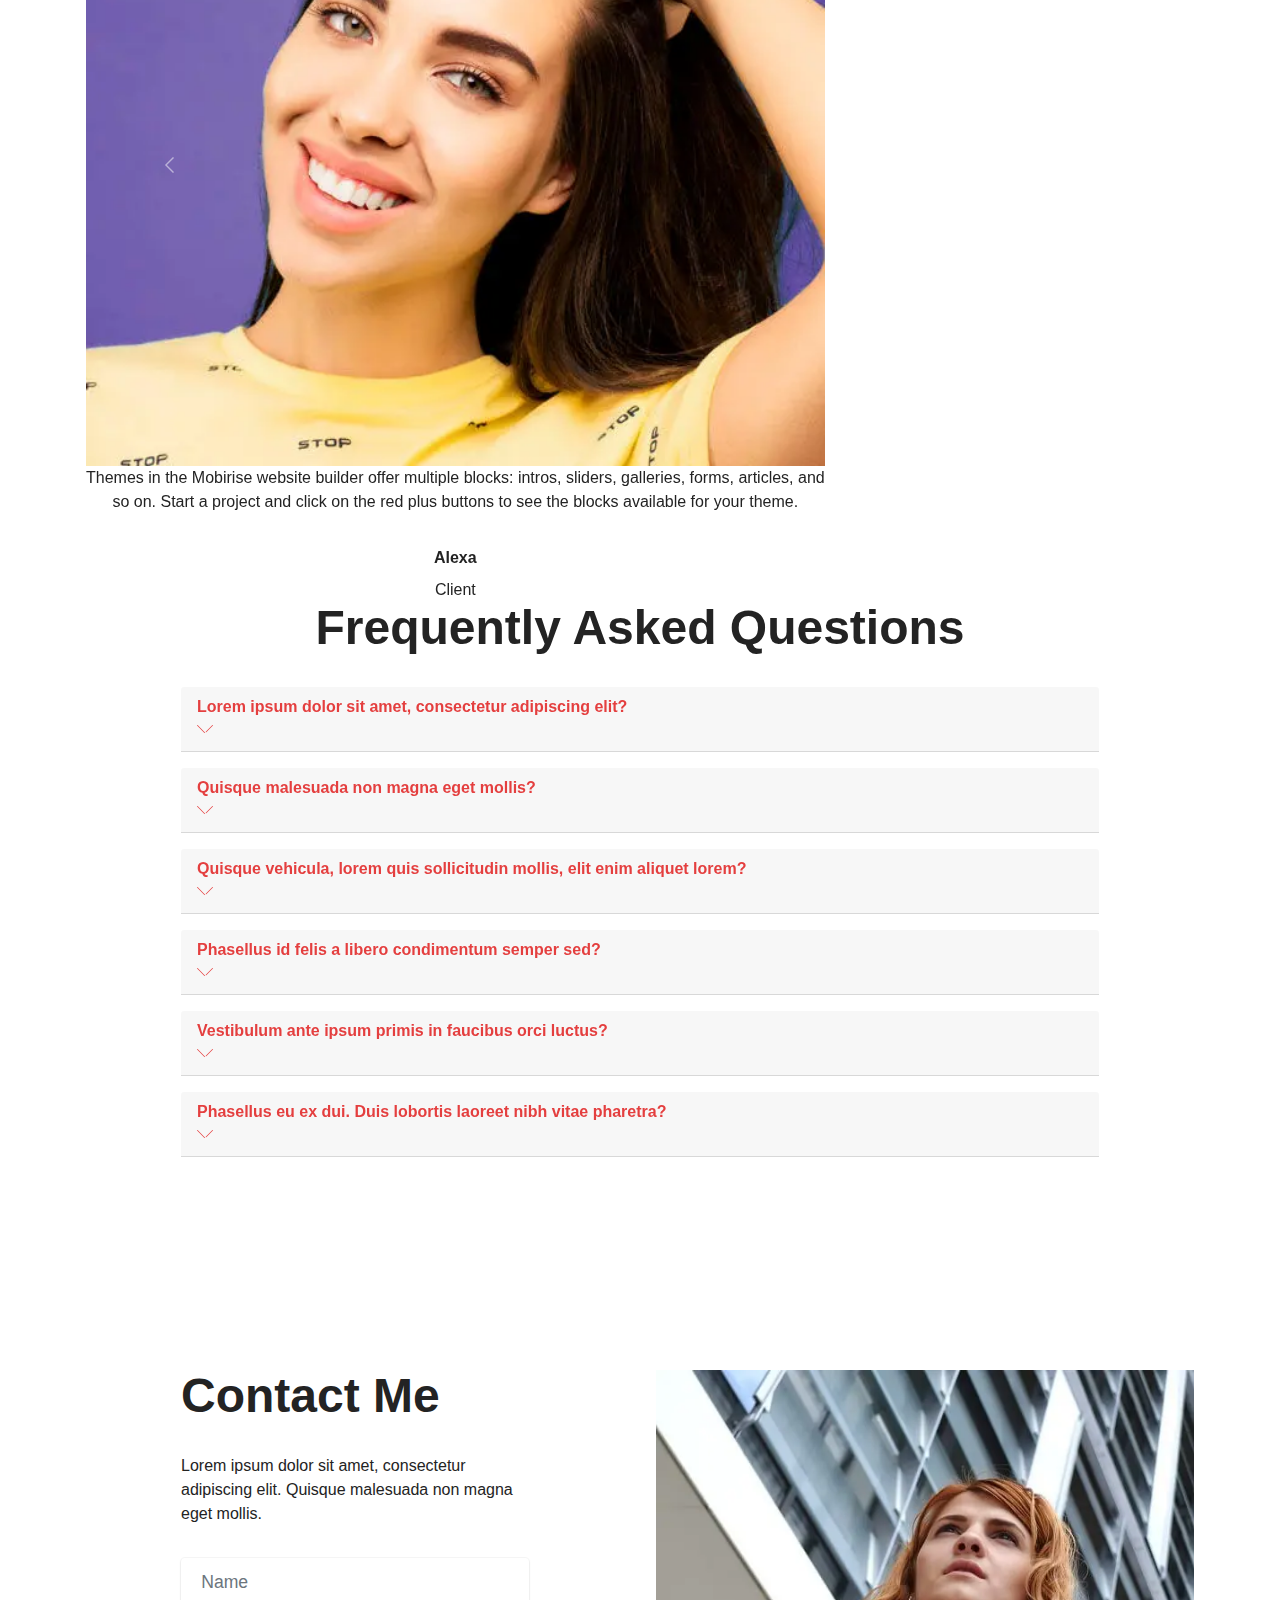
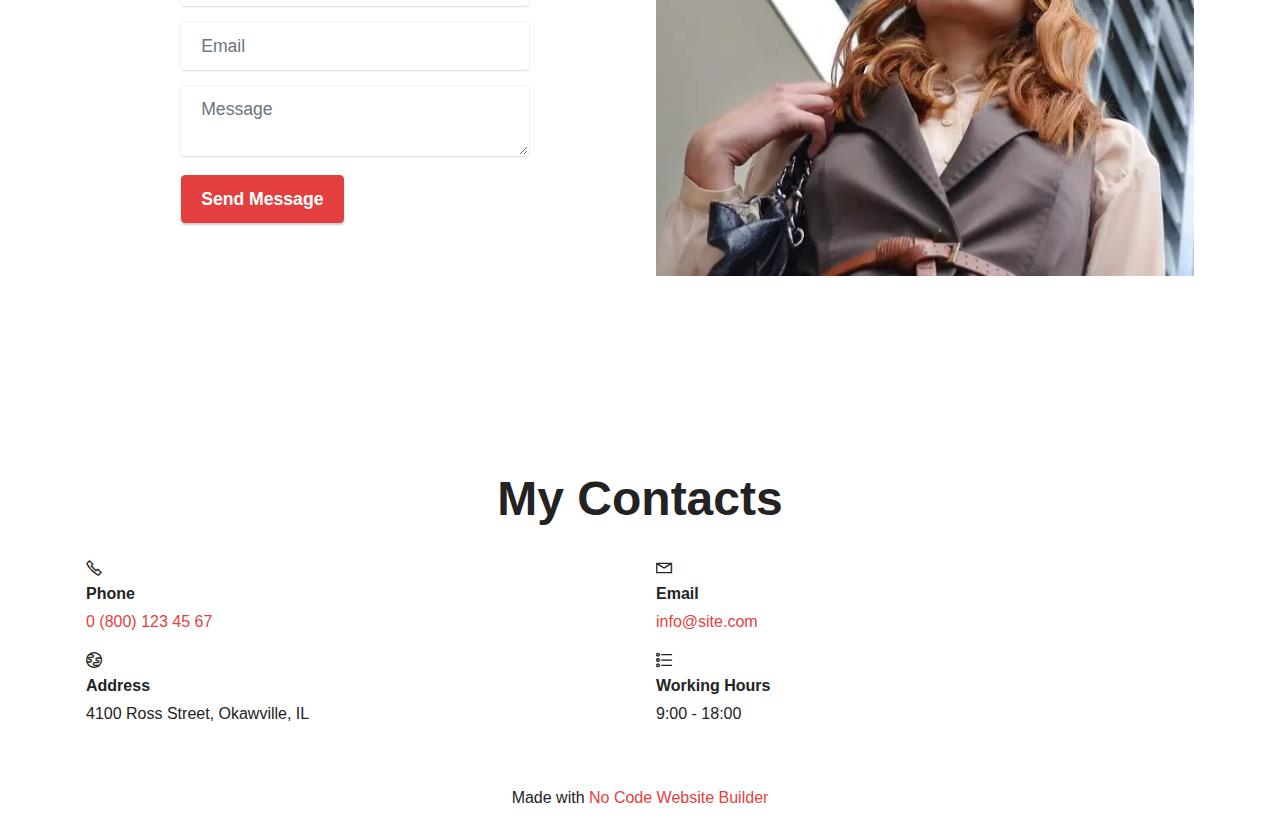
<file: page1.html>
<!DOCTYPE html>
<html  >
<head>
  <!-- Site made with Mobirise Website Builder v5.8.14, https://mobirise.com -->
  <meta charset="UTF-8">
  <meta http-equiv="X-UA-Compatible" content="IE=edge">
  <meta name="generator" content="Mobirise v5.8.14, mobirise.com">
  <meta name="viewport" content="width=device-width, initial-scale=1, minimum-scale=1">
  <link rel="shortcut icon" href="assets/images/mbr-199x199.png" type="image/x-icon">
  <meta name="description" content="">
  
  
  <title>Page 1</title>
  <link rel="stylesheet" href="assets/web/assets/mobirise-icons2/mobirise2.css">
  <link rel="stylesheet" href="assets/web/assets/mobirise-icons/mobirise-icons.css">
  <link rel="stylesheet" href="assets/bootstrap/css/bootstrap.min.css">
  <link rel="stylesheet" href="assets/bootstrap/css/bootstrap-grid.min.css">
  <link rel="stylesheet" href="assets/bootstrap/css/bootstrap-reboot.min.css">
  <link rel="stylesheet" href="assets/dropdown/css/style.css">
  <link rel="stylesheet" href="assets/socicon/css/styles.css">
  <link rel="stylesheet" href="assets/theme/css/style.css">
  <link rel="preload" href="https://fonts.googleapis.com/css?family=Jost:100,200,300,400,500,600,700,800,900,100i,200i,300i,400i,500i,600i,700i,800i,900i&display=swap" as="style" onload="this.onload=null;this.rel='stylesheet'">
  <noscript><link rel="stylesheet" href="https://fonts.googleapis.com/css?family=Jost:100,200,300,400,500,600,700,800,900,100i,200i,300i,400i,500i,600i,700i,800i,900i&display=swap"></noscript>
  <link rel="preload" as="style" href="assets/mobirise/css/mbr-additional.css"><link rel="stylesheet" href="assets/mobirise/css/mbr-additional.css" type="text/css">

  
  
  
</head>
<body>
  
  <section data-bs-version="5.1" class="menu menu2 cid-sFF0ciwnEL" once="menu" id="menu2-0">
    
    <nav class="navbar navbar-dropdown navbar-fixed-top navbar-expand-lg">
        <div class="container">
            <div class="navbar-brand">
                
                <span class="navbar-caption-wrap"><a class="navbar-caption text-primary display-7" href="https://mobiri.se">Jessica Brown<br>Designer<br></a></span>
            </div>
            <button class="navbar-toggler" type="button" data-toggle="collapse" data-bs-toggle="collapse" data-target="#navbarSupportedContent" data-bs-target="#navbarSupportedContent" aria-controls="navbarNavAltMarkup" aria-expanded="false" aria-label="Toggle navigation">
                <div class="hamburger">
                    <span></span>
                    <span></span>
                    <span></span>
                    <span></span>
                </div>
            </button>
            <div class="collapse navbar-collapse" id="navbarSupportedContent">
                <ul class="navbar-nav nav-dropdown" data-app-modern-menu="true"><li class="nav-item"><a class="nav-link link text-black text-primary display-4" href="#top">Home</a></li>
                    <li class="nav-item"><a class="nav-link link text-black text-primary display-4" href="index.html#gallery5-3">My Works</a></li><li class="nav-item"><a class="nav-link link text-black text-primary display-4" href="index.html#image1-b">About Me</a></li>
                    <li class="nav-item"><a class="nav-link link text-black text-primary display-4" href="index.html#pricing2-c">Pricing</a>
                    </li></ul>
                
                <div class="navbar-buttons mbr-section-btn"><a class="btn btn-secondary display-4" href="index.html#form4-6">
                        Contacts</a></div>
            </div>
        </div>
    </nav>
</section>

<section data-bs-version="5.1" class="header11 cid-sFF0SGinka" id="header11-1">

    

    

    <div class="container">
        <div class="row justify-content-center">
            <div class="col-12 col-md-6 image-wrapper">
                <img class="w-100" src="assets/images/mbr.webp" alt="Mobirise Website Builder">
            </div>
            <div class="col-12 col-md">
                <div class="text-wrapper text-center">
                    <h1 class="mbr-section-title mbr-fonts-style mb-3 display-1">
                        <strong>
</strong><div><strong><br></strong></div><div><strong>Hi, I'm Jessica Brown and I'm a Designer</strong></div></h1>
                    <p class="mbr-text mbr-fonts-style display-7">Lorem ipsum dolor sit amet, consectetur adipiscing elit. Quisque malesuada non magna eget mollis. Quisque vehicula, lorem quis sollicitudin mollis, elit enim aliquet lorem.&nbsp;</p>
                    <div class="mbr-section-btn mt-3"><a class="btn btn-primary display-7" href="index.html#gallery5-3">My Jobs</a> <a class="btn btn-secondary display-7" href="index.html#form4-6">Contacts</a></div>
                </div>
            </div>
        </div>
    </div>
</section>

<section data-bs-version="5.1" class="features12 cid-sFF3eJNZDT" id="features13-2">

    
    
    <div class="container">
        <div class="row justify-content-center">
            <div class="col-12 col-lg-6">
                <div class="card-wrapper">
                    <div class="card-box align-left">
                        <h4 class="card-title mbr-fonts-style mb-4 display-1"><strong>What can i do?</strong></h4>
                        <p class="mbr-text mbr-fonts-style mb-4 display-7">
                            Use Mobirise website building software to create multiple sites for commercial and non-profit projects.</p>
                        <div class="mbr-section-btn"><a class="btn btn-primary display-4" href="https://mobiri.se">See my Jobs</a></div>
                    </div>
                </div>
            </div>
            <div class="col-12 col-lg-6">
                <div class="item mbr-flex">
                    <div class="icon-box">
                        <span class="mbr-iconfont mobi-mbri-globe-2 mobi-mbri"></span>
                    </div>
                    <div class="text-box">
                        <h4 class="icon-title mbr-black mbr-fonts-style display-7">
                            <strong>Web Design</strong></h4>
                        <h5 class="icon-text mbr-black mbr-fonts-style display-4">Lorem ipsum dolor sit amet, consectetur adipiscing elit. Quisque malesuada non magna eget mollis. Quisque vehicula, lorem quis sollicitudin mollis, elit enim aliquet lorem,&nbsp;</h5>
                    </div>
                </div>
                <div class="item mbr-flex">
                    <div class="icon-box">
                        <span class="mbr-iconfont mobi-mbri-idea mobi-mbri"></span>
                    </div>
                    <div class="text-box">
                        <h4 class="icon-title mbr-black mbr-fonts-style display-7">
                            <strong>Art Design</strong></h4>
                        <h5 class="icon-text mbr-black mbr-fonts-style display-4">Lorem ipsum dolor sit amet, consectetur adipiscing elit. Quisque malesuada non magna eget mollis. Quisque vehicula, lorem quis sollicitudin mollis, elit enim aliquet lorem,&nbsp;</h5>
                    </div>
                </div>
                <div class="item mbr-flex">
                    <div class="icon-box">
                        <span class="mbr-iconfont mobi-mbri-photo mobi-mbri"></span>
                    </div>
                    <div class="text-box">
                        <h4 class="icon-title mbr-black mbr-fonts-style display-7"><strong>Polygraphic Design</strong></h4>
                        <h5 class="icon-text mbr-black mbr-fonts-style display-4">Lorem ipsum dolor sit amet, consectetur adipiscing elit. Quisque malesuada non magna eget mollis. Quisque vehicula, lorem quis sollicitudin mollis, elit enim aliquet lorem,&nbsp;</h5>
                    </div>
                </div>
            </div>
        </div>
    </div>
</section>

<section data-bs-version="5.1" class="gallery5 mbr-gallery cid-sFF3kfZheU" id="gallery5-3">
    

    

    <div class="container">
        <div class="mbr-section-head">
            <h3 class="mbr-section-title mbr-fonts-style align-center m-0 display-2"><strong>My Works</strong></h3>
            <h4 class="mbr-section-subtitle mbr-fonts-style align-center mb-0 mt-2 display-5">Lorem ipsum dolor sit amet</h4>
        </div>
        <div class="row mbr-gallery mt-4">
            <div class="col-12 col-md-6 col-lg-3 item gallery-image">
                <div class="item-wrapper" data-toggle="modal" data-bs-toggle="modal" data-target="#tHVq1zFkQx-modal" data-bs-target="#tHVq1zFkQx-modal">
                    <img class="w-100" src="assets/images/mbr-596x397.webp" alt="Mobirise Website Builder" data-slide-to="0" data-bs-slide-to="0" data-target="#lb-tHVq1zFkQx" data-bs-target="#lb-tHVq1zFkQx">
                    <div class="icon-wrapper">
                        <span class="mobi-mbri mobi-mbri-search mbr-iconfont mbr-iconfont-btn"></span>
                    </div>
                </div>
                <h6 class="mbr-item-subtitle mbr-fonts-style align-center mb-2 mt-2 display-7"><strong>Mobile Design</strong></h6>
            </div>
            <div class="col-12 col-md-6 col-lg-3 item gallery-image">
                <div class="item-wrapper" data-toggle="modal" data-bs-toggle="modal" data-target="#tHVq1zFkQx-modal" data-bs-target="#tHVq1zFkQx-modal">
                    <img class="w-100" src="assets/images/mbr-3.webp" alt="Mobirise Website Builder" data-slide-to="1" data-bs-slide-to="1" data-target="#lb-tHVq1zFkQx" data-bs-target="#lb-tHVq1zFkQx">
                    <div class="icon-wrapper">
                        <span class="mobi-mbri mobi-mbri-search mbr-iconfont mbr-iconfont-btn"></span>
                    </div>
                </div>
                <h6 class="mbr-item-subtitle mbr-fonts-style align-center mb-2 mt-2 display-7"><strong>Polygraphic Design</strong></h6>
            </div>
            <div class="col-12 col-md-6 col-lg-3 item gallery-image">
                <div class="item-wrapper" data-toggle="modal" data-bs-toggle="modal" data-target="#tHVq1zFkQx-modal" data-bs-target="#tHVq1zFkQx-modal">
                    <img class="w-100" src="assets/images/mbr-4.webp" alt="Mobirise Website Builder" data-slide-to="2" data-bs-slide-to="2" data-target="#lb-tHVq1zFkQx" data-bs-target="#lb-tHVq1zFkQx">
                    <div class="icon-wrapper">
                        <span class="mobi-mbri mobi-mbri-search mbr-iconfont mbr-iconfont-btn"></span>
                    </div>
                </div>
                <h6 class="mbr-item-subtitle mbr-fonts-style align-center mb-2 mt-2 display-7"><strong>Web Design</strong></h6>
            </div>
            <div class="col-12 col-md-6 col-lg-3 item gallery-image">
                <div class="item-wrapper" data-toggle="modal" data-bs-toggle="modal" data-target="#tHVq1zFkQx-modal" data-bs-target="#tHVq1zFkQx-modal">
                    <img class="w-100" src="assets/images/mbr-6.webp" alt="Mobirise Website Builder" data-slide-to="3" data-bs-slide-to="3" data-target="#lb-tHVq1zFkQx" data-bs-target="#lb-tHVq1zFkQx">
                    <div class="icon-wrapper">
                        <span class="mobi-mbri mobi-mbri-search mbr-iconfont mbr-iconfont-btn"></span>
                    </div>
                </div>
                <h6 class="mbr-item-subtitle mbr-fonts-style align-center mb-2 mt-2 display-7"><strong>Art Design</strong></h6>
            </div>
        </div>

        <div class="modal mbr-slider" tabindex="-1" role="dialog" aria-hidden="true" id="tHVq1zFkQx-modal">
            <div class="modal-dialog" role="document">
                <div class="modal-content">
                    <div class="modal-body">
                        <div class="carousel slide" id="lb-tHVq1zFkQx" data-interval="5000" data-bs-interval="5000">
                            <div class="carousel-inner">
                                <div class="carousel-item active">
                                    <img class="d-block w-100" src="assets/images/mbr-596x397.webp" alt="Mobirise Website Builder">
                                </div>
                                <div class="carousel-item">
                                    <img class="d-block w-100" src="assets/images/mbr-3.webp" alt="Mobirise Website Builder">
                                </div>
                                <div class="carousel-item">
                                    <img class="d-block w-100" src="assets/images/mbr-4.webp" alt="Mobirise Website Builder">
                                </div>
                                <div class="carousel-item">
                                    <img class="d-block w-100" src="assets/images/mbr-6.webp" alt="Mobirise Website Builder">
                                </div>
                            </div>
                            <ol class="carousel-indicators">
                                <li data-slide-to="0" data-bs-slide-to="0" class="active" data-target="#lb-tHVq1zFkQx" data-bs-target="#lb-tHVq1zFkQx"></li>
                                <li data-slide-to="1" data-bs-slide-to="1" data-target="#lb-tHVq1zFkQx" data-bs-target="#lb-tHVq1zFkQx"></li>
                                <li data-slide-to="2" data-bs-slide-to="2" data-target="#lb-tHVq1zFkQx" data-bs-target="#lb-tHVq1zFkQx"></li>
                                <li data-slide-to="3" data-bs-slide-to="3" data-target="#lb-tHVq1zFkQx" data-bs-target="#lb-tHVq1zFkQx"></li>
                            </ol>
                            <a role="button" href="" class="close" data-dismiss="modal" data-bs-dismiss="modal" aria-label="Close">
                            </a>
                            <a class="carousel-control-prev carousel-control" role="button" data-slide="prev" data-bs-slide="prev" href="#lb-tHVq1zFkQx">
                                <span class="mobi-mbri mobi-mbri-arrow-prev" aria-hidden="true"></span>
                                <span class="sr-only visually-hidden">Previous</span>
                            </a>
                            <a class="carousel-control-next carousel-control" role="button" data-slide="next" data-bs-slide="next" href="#lb-tHVq1zFkQx">
                                <span class="mobi-mbri mobi-mbri-arrow-next" aria-hidden="true"></span>
                                <span class="sr-only visually-hidden">Next</span>
                            </a>
                        </div>
                    </div>
                </div>
            </div>
        </div>
    </div>
</section>

<section data-bs-version="5.1" class="image1 cid-sFF75ZhH2d" id="image1-b">
    

    

    <div class="container">
        <div class="row align-items-center">
            <div class="col-12 col-lg-6">
                <div class="image-wrapper">
                    <img src="assets/images/mbr-3.webp" alt="Mobirise Website Builder">
                    
                </div>
            </div>
            <div class="col-12 col-lg">
                <div class="text-wrapper">
                    <h3 class="mbr-section-title mbr-fonts-style mb-3 display-2">
                        <strong>About Me</strong></h3>
                    <p class="mbr-text mbr-fonts-style display-7">Lorem ipsum dolor sit amet, consectetur adipiscing elit. Quisque malesuada non magna eget mollis. Quisque vehicula, lorem quis sollicitudin mollis, elit enim aliquet lorem, vitae maximus turpis tortor a massa. Phasellus id felis a libero condimentum semper sed sit amet arcu. Suspendisse porta dapibus rhoncus. Orci varius natoque penatibus et magnis dis parturient montes, nascetur ridiculus mus.&nbsp;<br>
<br>Suspendisse porta augue in massa euismod, vitae bibendum tellus vestibulum. Phasellus egestas eu neque in mattis. Sed ultricies massa sit amet mollis molestie. Donec dignissim ut lectus sit amet sodales. Integer condimentum dui posuere feugiat finibus. Morbi ligula ante, tempor id dictum ut, dapibus ut nulla. Duis lorem orci, maximus ut tempor non, bibendum eu odio. Cras non metus lectus. Donec vulputate, dui eu ultricies consectetur, est mi tincidunt augue, nec blandit ex nunc sit amet nisl. Nam nibh libero, laoreet interdum blandit vitae, convallis at eros. Aliquam id ex eu magna eleifend facilisis id in risus.</p>
                </div>
            </div>
        </div>
    </div>
</section>

<section data-bs-version="5.1" class="pricing2 cid-sFF7wKlLkT" id="pricing2-c">
    

    
    <div class="container">
        <div class="row justify-content-center">
            <div class="col-12 col-md-6 align-center col-lg-4">
                <div class="plan">
                    <div class="plan-header">
                        <h6 class="plan-title mbr-fonts-style mb-3 display-5"><strong>Web Design</strong></h6>
                        <div class="plan-price">
                            <p class="price mbr-fonts-style m-0 display-1"><strong>$59</strong></p>
                            <p class="price-term mbr-fonts-style mb-3 display-7"><strong>Per project</strong></p>
                        </div>
                    </div>
                    <div class="plan-body">
                        <div class="plan-list mb-4">
                            <ul class="list-group mbr-fonts-style list-group-flush display-7">
                                <li class="list-group-item">Web Design</li><li class="list-group-item">Art Design</li><li class="list-group-item">Polygraphic Design</li>
                            </ul>
                        </div>
                        <div class="mbr-section-btn text-center">
                            <a href="https://mobiri.se" class="btn btn-primary display-4">Get started</a>
                        </div>
                    </div>
                </div>
            </div>
            <div class="col-12 col-md-6 align-center col-lg-4">
                <div class="plan">
                    <div class="plan-header">
                        <h6 class="plan-title mbr-fonts-style mb-3 display-5"><strong>Art Design</strong></h6>
                        <div class="plan-price">
                            <p class="price mbr-fonts-style m-0 display-1"><strong>$39</strong></p>
                            <p class="price-term mbr-fonts-style mb-3 display-7"><strong>Per project</strong></p>
                        </div>
                    </div>
                    <div class="plan-body">
                        <div class="plan-list mb-4">
                            <ul class="list-group mbr-fonts-style list-group-flush display-7">
                                <li class="list-group-item">Web Design
</li><li class="list-group-item">Art Design
</li><li class="list-group-item">Polygraphic Design</li>
                            </ul>
                        </div>
                        <div class="mbr-section-btn text-center">
                            <a href="https://mobiri.se" class="btn btn-primary display-4">Get started</a>
                        </div>
                    </div>
                </div>
            </div>
            <div class="col-12 col-md-6 align-center col-lg-4">
                <div class="plan">
                    <div class="plan-header">
                        <h6 class="plan-title mbr-fonts-style mb-3 display-5"><strong>Polygraphic</strong></h6>
                        <div class="plan-price">
                            <p class="price mbr-fonts-style m-0 display-1"><strong>$79</strong></p>
                            <p class="price-term mbr-fonts-style mb-3 display-7"><strong>Per project</strong></p>
                        </div>
                    </div>
                    <div class="plan-body">
                        <div class="plan-list mb-4">
                            <ul class="list-group mbr-fonts-style list-group-flush display-7">
                                <li class="list-group-item">Web Design
</li><li class="list-group-item">Art Design
</li><li class="list-group-item">Polygraphic Design</li>
                            </ul>
                        </div>
                        <div class="mbr-section-btn text-center">
                            <a href="https://mobiri.se" class="btn btn-primary display-4">Get started</a>
                        </div>
                    </div>
                </div>
            </div>
            
        </div>
    </div>
</section>

<section data-bs-version="5.1" class="clients2 cid-sFF3mUy3tz" id="clients2-4">

    

    
    <div class="container">
        <div class="row justify-content-center">
            <div class="card col-12 col-md-6 col-lg-4">
                <div class="card-wrapper">
                    <div class="img-wrapper">
                        <img src="assets/images/1.webp" alt="Mobirise Website Builder">
                    </div>
                    <div class="card-box align-center">
                        
                        <h5 class="card-title mbr-fonts-style mb-3 display-5">
                            <strong>My Client</strong></h5>
                        <p class="mbr-text mbr-fonts-style mb-4 display-4">
                            Lorem ipsum dolor sit amet, consectetur adipiscing elit. Quisque malesuada non magna eget mollis.&nbsp;</p>
                        <div class="mbr-section-btn mt-3"><a class="btn btn-primary display-4" href="https://mobiri.se">Learn More</a></div>
                    </div>
                </div>
            </div>
            <div class="card col-12 col-md-6 col-lg-4">
                <div class="card-wrapper">
                    <div class="img-wrapper">
                        <img src="assets/images/2.webp" alt="Mobirise Website Builder">
                    </div>
                    <div class="card-box align-center">
                        
                        <h5 class="card-title mbr-fonts-style mb-3 display-5"><strong>My Client</strong></h5>
                        <p class="mbr-text mbr-fonts-style mb-4 display-4">
                            Lorem ipsum dolor sit amet, consectetur adipiscing elit. Quisque malesuada non magna eget mollis. </p>
                        <div class="mbr-section-btn mt-3"><a class="btn btn-primary display-4" href="https://mobiri.se">Learn More</a></div>
                    </div>
                </div>
            </div>
            <div class="card col-12 col-md-6 col-lg-4">
                <div class="card-wrapper">
                    <div class="img-wrapper">
                        <img src="assets/images/3.webp" alt="Mobirise Website Builder">
                    </div>
                    <div class="card-box align-center">
                        
                        <h5 class="card-title mbr-fonts-style mb-3 display-5"><strong>My Client</strong></h5>
                        <p class="mbr-text mbr-fonts-style mb-4 display-4">
                            Lorem ipsum dolor sit amet, consectetur adipiscing elit. Quisque malesuada non magna eget mollis. </p>
                        <div class="mbr-section-btn mt-3"><a class="btn btn-primary display-4" href="https://mobiri.se">Learn More</a></div>
                    </div>
                </div>
            </div>
            
        </div>
    </div>
</section>

<section data-bs-version="5.1" class="testimonails3 carousel slide testimonials-slider cid-sFF3oey64R" data-interval="false" data-bs-interval="false" id="testimonials3-5">

    

    

    <div class="text-center container">
        <h3 class="mb-4 mbr-fonts-style display-2">
            <strong>What My Clients Say</strong>
        </h3>

        <div class="carousel slide" role="listbox" data-pause="true" data-keyboard="false" data-ride="carousel" data-bs-ride="carousel" data-interval="8000" data-bs-interval="8000">
            <div class="carousel-inner">
                
                
            <div class="carousel-item">
                    <div class="user col-md-8">
                        <div class="user_image">
                            <img src="assets/images/team3.webp">
                        </div>
                        <div class="user_text mb-4">
                            <p class="mbr-fonts-style display-7">
                                Themes in the Mobirise website builder offer multiple blocks: intros, sliders, galleries, forms, articles, and so on. Start a project and click on the red plus buttons to see the blocks available for your theme.
                            </p>
                        </div>
                        <div class="user_name mbr-fonts-style mb-2 display-7">
                            <strong>Alexa</strong>
                        </div>
                        <div class="user_desk mbr-fonts-style display-7">
                            Client
                        </div>
                    </div>
                </div><div class="carousel-item">
                    <div class="user col-md-8">
                        <div class="user_image">
                            <img src="assets/images/team2.webp">
                        </div>
                        <div class="user_text mb-4">
                            <p class="mbr-fonts-style display-7">
                                Themes in the Mobirise website builder offer multiple blocks: intros, sliders, galleries, forms, articles, and so on. Start a project and click on the red plus buttons to see the blocks available for your theme.
                            </p>
                        </div>
                        <div class="user_name mbr-fonts-style mb-2 display-7">
                            <strong>Linda</strong>
                        </div>
                        <div class="user_desk mbr-fonts-style display-7">
                            Client
                        </div>
                    </div>
                </div><div class="carousel-item">
                    <div class="user col-md-8">
                        <div class="user_image">
                            <img src="assets/images/team4.webp">
                        </div>
                        <div class="user_text mb-4">
                            <p class="mbr-fonts-style display-7">
                                Themes in the Mobirise website builder offer multiple blocks: intros, sliders, galleries, forms, articles, and so on. Start a project and click on the red plus buttons to see the blocks available for your theme.
                            </p>
                        </div>
                        <div class="user_name mbr-fonts-style mb-2 display-7">
                            <strong>Ann</strong></div>
                        <div class="user_desk mbr-fonts-style display-7">
                            Client</div>
                    </div>
                </div></div>

            <div class="carousel-controls">
                <a class="carousel-control-prev" role="button" data-slide="prev" data-bs-slide="prev">
                    <span aria-hidden="true" class="mobi-mbri mobi-mbri-arrow-prev mbr-iconfont"></span>
                    <span class="sr-only visually-hidden">Previous</span>
                </a>

                <a class="carousel-control-next" role="button" data-slide="next" data-bs-slide="next">
                    <span aria-hidden="true" class="mobi-mbri mobi-mbri-arrow-next mbr-iconfont"></span>
                    <span class="sr-only visually-hidden">Next</span>
                </a>
            </div>
        </div>
    </div>
</section>

<section data-bs-version="5.1" class="content16 cid-sFF5Wb1ZQt" id="content16-a">

    

    
    <div class="container">
        <div class="row justify-content-center">
            <div class="col-12 col-md-10">
                <div class="mbr-section-head align-center mb-4">
                    <h3 class="mbr-section-title mb-0 mbr-fonts-style display-2"><strong>Frequently Asked Questions</strong></h3>
                    
                </div>
                <div id="bootstrap-accordion_35" class="panel-group accordionStyles accordion" role="tablist" aria-multiselectable="true">
                    <div class="card mb-3">
                        <div class="card-header" role="tab" id="headingOne">
                            <a role="button" class="panel-title collapsed" data-toggle="collapse" data-bs-toggle="collapse" data-core="" href="#collapse1_35" aria-expanded="false" aria-controls="collapse1">
                                <h6 class="panel-title-edit mbr-fonts-style mb-0 display-7"><strong>Lorem ipsum dolor sit amet, consectetur adipiscing elit?</strong></h6>
                                <span class="sign mbr-iconfont mbri-arrow-down"></span>
                            </a>
                        </div>
                        <div id="collapse1_35" class="panel-collapse noScroll collapse" role="tabpanel" aria-labelledby="headingOne" data-parent="#accordion" data-bs-parent="#bootstrap-accordion_35">
                            <div class="panel-body">
                                <p class="mbr-fonts-style panel-text display-4">Lorem ipsum dolor sit amet, consectetur adipiscing elit. Quisque malesuada non magna eget mollis. Quisque vehicula, lorem quis sollicitudin mollis, elit enim aliquet lorem, vitae maximus turpis tortor a massa. Phasellus id felis a libero condimentum semper sed sit amet arcu. Suspendisse porta dapibus rhoncus. </p>
                            </div>
                        </div>
                    </div>
                    <div class="card mb-3">
                        <div class="card-header" role="tab" id="headingOne">
                            <a role="button" class="panel-title collapsed" data-toggle="collapse" data-bs-toggle="collapse" data-core="" href="#collapse2_35" aria-expanded="false" aria-controls="collapse2">
                                <h6 class="panel-title-edit mbr-fonts-style mb-0 display-7"><strong>Quisque malesuada non magna eget mollis?</strong></h6>
                                <span class="sign mbr-iconfont mbri-arrow-down"></span>
                            </a>
                        </div>
                        <div id="collapse2_35" class="panel-collapse noScroll collapse" role="tabpanel" aria-labelledby="headingOne" data-parent="#accordion" data-bs-parent="#bootstrap-accordion_35">
                            <div class="panel-body">
                                <p class="mbr-fonts-style panel-text display-4">
                                    Lorem ipsum dolor sit amet, consectetur adipiscing elit. Quisque malesuada non magna eget mollis. Quisque vehicula, lorem quis sollicitudin mollis, elit enim aliquet lorem, vitae maximus turpis tortor a massa. Phasellus id felis a libero condimentum semper sed sit amet arcu. Suspendisse porta dapibus rhoncus. </p>
                            </div>
                        </div>
                    </div>
                    <div class="card mb-3">
                        <div class="card-header" role="tab" id="headingOne">
                            <a role="button" class="panel-title collapsed" data-toggle="collapse" data-bs-toggle="collapse" data-core="" href="#collapse3_35" aria-expanded="false" aria-controls="collapse3">
                                <h6 class="panel-title-edit mbr-fonts-style mb-0 display-7"><strong>Quisque vehicula, lorem quis sollicitudin mollis, elit enim aliquet lorem?</strong></h6>
                                <span class="sign mbr-iconfont mbri-arrow-down"></span>
                            </a>
                        </div>
                        <div id="collapse3_35" class="panel-collapse noScroll collapse" role="tabpanel" aria-labelledby="headingOne" data-parent="#accordion" data-bs-parent="#bootstrap-accordion_35">
                            <div class="panel-body">
                                <p class="mbr-fonts-style panel-text display-4">
                                    Lorem ipsum dolor sit amet, consectetur adipiscing elit. Quisque malesuada non magna eget mollis. Quisque vehicula, lorem quis sollicitudin mollis, elit enim aliquet lorem, vitae maximus turpis tortor a massa. Phasellus id felis a libero condimentum semper sed sit amet arcu. Suspendisse porta dapibus rhoncus. </p>
                            </div>
                        </div>
                    </div>
                    <div class="card mb-3">
                        <div class="card-header" role="tab" id="headingOne">
                            <a role="button" class="panel-title collapsed" data-toggle="collapse" data-bs-toggle="collapse" data-core="" href="#collapse4_35" aria-expanded="false" aria-controls="collapse4">
                                <h6 class="panel-title-edit mbr-fonts-style mb-0 display-7"><strong>Phasellus id felis a libero condimentum semper sed?</strong></h6>
                                <span class="sign mbr-iconfont mbri-arrow-down"></span>
                            </a>
                        </div>
                        <div id="collapse4_35" class="panel-collapse noScroll collapse" role="tabpanel" aria-labelledby="headingOne" data-parent="#accordion" data-bs-parent="#bootstrap-accordion_35">
                            <div class="panel-body">
                                <p class="mbr-fonts-style panel-text display-4">
                                    Lorem ipsum dolor sit amet, consectetur adipiscing elit. Quisque malesuada non magna eget mollis. Quisque vehicula, lorem quis sollicitudin mollis, elit enim aliquet lorem, vitae maximus turpis tortor a massa. Phasellus id felis a libero condimentum semper sed sit amet arcu. Suspendisse porta dapibus rhoncus. </p>
                            </div>
                        </div>
                    </div>
                    <div class="card mb-3">
                        <div class="card-header" role="tab" id="headingOne">
                            <a role="button" class="panel-title collapsed" data-toggle="collapse" data-bs-toggle="collapse" data-core="" href="#collapse5_35" aria-expanded="false" aria-controls="collapse5">
                                <h6 class="panel-title-edit mbr-fonts-style mb-0 display-7"><strong>Vestibulum ante ipsum primis in faucibus orci luctus?</strong></h6>
                                <span class="sign mbr-iconfont mbri-arrow-down"></span>
                            </a>
                        </div>
                        <div id="collapse5_35" class="panel-collapse noScroll collapse" role="tabpanel" aria-labelledby="headingOne" data-parent="#accordion" data-bs-parent="#bootstrap-accordion_35">
                            <div class="panel-body">
                                <p class="mbr-fonts-style panel-text display-4">
                                    Lorem ipsum dolor sit amet, consectetur adipiscing elit. Quisque malesuada non magna eget mollis. Quisque vehicula, lorem quis sollicitudin mollis, elit enim aliquet lorem, vitae maximus turpis tortor a massa. Phasellus id felis a libero condimentum semper sed sit amet arcu. Suspendisse porta dapibus rhoncus. </p>
                            </div>
                        </div>
                    </div>
                    <div class="card mb-3">
                        <div class="card-header" role="tab" id="headingOne">
                            <a role="button" class="panel-title collapsed" data-toggle="collapse" data-bs-toggle="collapse" data-core="" href="#collapse6_35" aria-expanded="false" aria-controls="collapse6">
                                <h6 class="panel-title-edit mbr-fonts-style mb-0 display-7"><strong>Phasellus eu ex dui. Duis lobortis laoreet nibh vitae pharetra?</strong></h6>
                                <span class="sign mbr-iconfont mbri-arrow-down"></span>
                            </a>
                        </div>
                        <div id="collapse6_35" class="panel-collapse noScroll collapse" role="tabpanel" aria-labelledby="headingOne" data-parent="#accordion" data-bs-parent="#bootstrap-accordion_35">
                            <div class="panel-body">
                                <p class="mbr-fonts-style panel-text display-4">
                                    Lorem ipsum dolor sit amet, consectetur adipiscing elit. Quisque malesuada non magna eget mollis. Quisque vehicula, lorem quis sollicitudin mollis, elit enim aliquet lorem, vitae maximus turpis tortor a massa. Phasellus id felis a libero condimentum semper sed sit amet arcu. Suspendisse porta dapibus rhoncus. </p>
                            </div>
                        </div>
                    </div>
                </div>
            </div>
        </div>
    </div>
</section>

<section data-bs-version="5.1" class="form4 cid-sFF3qL4anb mbr-fullscreen" id="form4-6">

    

    

    <div class="container">
        <div class="row content-wrapper justify-content-center">
            <div class="col-lg-4 offset-lg-1 mbr-form" data-form-type="formoid">
<!--Formbuilder Form-->
<form action="https://mobirise.eu/" method="POST" class="mbr-form form-with-styler" data-form-title="Form Name"><input type="hidden" name="email" data-form-email="true" value="SMri+U9zuG0xP7HkmCDcMEFbBlLyAh1R/5dNjD1DdrlSNL/V6PD5wDk7NUSlqkZ4Dm/z1tTg63x0EpMWusGpI7WoYony8tUQBrwbjEN87VDgtXNyvMTSwh7anEI5wOka">
<div class="row">
<div hidden="hidden" data-form-alert="" class="alert alert-success col-12">Thanks for filling out the form!</div>
<div hidden="hidden" data-form-alert-danger="" class="alert alert-danger col-12">Oops...! some problem!</div>
</div>
<div class="dragArea row">
<div class="col-lg-12 col-md-12 col-sm-12">
<h1 class="mbr-section-title mb-4 display-2"><strong>Contact Me</strong></h1>
</div>
<div class="col-lg-12 col-md-12 col-sm-12">
<p class="mbr-text mbr-fonts-style mb-4 display-7"> Lorem ipsum dolor sit amet, consectetur adipiscing elit. Quisque malesuada non magna eget mollis.</p>
</div>
<div data-for="name" class="col-lg-12 col-md col-12 form-group mb-3">
<input type="text" name="name" placeholder="Name" data-form-field="name" class="form-control display-7" value="" id="name-form4-6">
</div>
<div data-for="email" class="col-lg-12 col-md col-12 form-group mb-3">
<input type="email" name="email" placeholder="Email" data-form-field="email" class="form-control display-7" value="" id="email-form4-6">
</div>
<div class="col-lg-12 col-md-12 col-sm-12 form-group" data-for="textarea">
<textarea name="textarea" placeholder="Message" data-form-field="textarea" class="form-control display-7" id="textarea-form4-6"></textarea>
</div>
<div class="col-12 col-md-auto mbr-section-btn"><button type="submit" class="btn btn-secondary display-4">Send Message</button></div>
</div>
</form><!--Formbuilder Form-->
</div>
            <div class="col-lg-6 offset-lg-1 col-12">
                <div class="image-wrapper">
                    <img class="w-100" src="assets/images/mbr-2.webp" alt="Mobirise Website Builder">
                </div>
            </div>
        </div>
    </div>
</section>

<section data-bs-version="5.1" class="contacts2 cid-sFF3B84VW8" id="contacts2-8">
    <!---->
    
    
    <div class="container">
        <div class="mbr-section-head">
            <h3 class="mbr-section-title mbr-fonts-style align-center mb-0 display-2">
                <strong>My Contacts</strong>
            </h3>
            
        </div>
        <div class="row justify-content-center mt-4">
            <div class="card col-12 col-md-6">
                <div class="card-wrapper">
                    <div class="image-wrapper">
                        <span class="mbr-iconfont mobi-mbri-phone mobi-mbri"></span>
                    </div>
                    <div class="text-wrapper">
                        <h6 class="card-title mbr-fonts-style mb-1 display-5">
                            <strong>Phone</strong>
                        </h6>
                        <p class="mbr-text mbr-fonts-style display-7">
                            <a href="tel:+12345678910" class="text-primary">0 (800) 123 45 67</a>
                        </p>
                    </div>
                </div>
            </div>
            <div class="card col-12 col-md-6">
                <div class="card-wrapper">
                    <div class="image-wrapper">
                        <span class="mbr-iconfont mobi-mbri-letter mobi-mbri"></span>
                    </div>
                    <div class="text-wrapper">
                        <h6 class="card-title mbr-fonts-style mb-1 display-5">
                            <strong>Email</strong>
                        </h6>
                        <p class="mbr-text mbr-fonts-style display-7">
                            <a href="mailto:info@site.com" class="text-primary">info@site.com</a>
                        </p>
                    </div>
                </div>
            </div>
            <div class="card col-12 col-md-6">
                <div class="card-wrapper">
                    <div class="image-wrapper">
                        <span class="mbr-iconfont mobi-mbri-globe mobi-mbri"></span>
                    </div>
                    <div class="text-wrapper">
                        <h6 class="card-title mbr-fonts-style mb-1 display-5">
                            <strong>Address</strong>
                        </h6>
                        <p class="mbr-text mbr-fonts-style display-7">
                            4100 Ross Street, Okawville, IL
                        </p>
                    </div>
                </div>
            </div>
            <div class="card col-12 col-md-6">
                <div class="card-wrapper">
                    <div class="image-wrapper">
                        <span class="mbr-iconfont mobi-mbri-bulleted-list mobi-mbri"></span>
                    </div>
                    <div class="text-wrapper">
                        <h6 class="card-title mbr-fonts-style mb-1 display-5">
                            <strong>Working Hours</strong>
                        </h6>
                        <p class="mbr-text mbr-fonts-style display-7">
                            9:00 - 18:00
                        </p>
                    </div>
                </div>
            </div>
        </div>
    </div>
</section>

<section data-bs-version="5.1" class="footer7 cid-sFF3CYc3p7" once="footers" id="footer7-9">

    

    

    <div class="container">
        <div class="media-container-row align-center mbr-white">
            <div class="col-12">
                <p class="mbr-text mb-0 mbr-fonts-style display-7">
                    © Copyright 2025 Mobirise - All Rights Reserved
                </p>
            </div>
        </div>
    </div>
</section><section class="display-7" style="padding: 0;align-items: center;justify-content: center;flex-wrap: wrap;    align-content: center;display: flex;position: relative;height: 4rem;"><a href="https://mobiri.se/1575482" style="flex: 1 1;height: 4rem;position: absolute;width: 100%;z-index: 1;"><img alt="" style="height: 4rem;" src="[data-uri]"></a><p style="margin: 0;text-align: center;" class="display-7">Made with &#8204;</p><a style="z-index:1" href="https://mobirise.com/builder/no-code-website-builder.html">No Code Website Builder</a></section><script src="assets/bootstrap/js/bootstrap.bundle.min.js"></script>  <script src="assets/smoothscroll/smooth-scroll.js"></script>  <script src="assets/ytplayer/index.js"></script>  <script src="assets/dropdown/js/navbar-dropdown.js"></script>  <script src="assets/mbr-switch-arrow/mbr-switch-arrow.js"></script>  <script src="assets/theme/js/script.js"></script>  <script src="assets/formoid/formoid.min.js"></script>  
  
  
</body>
</html>
</file>
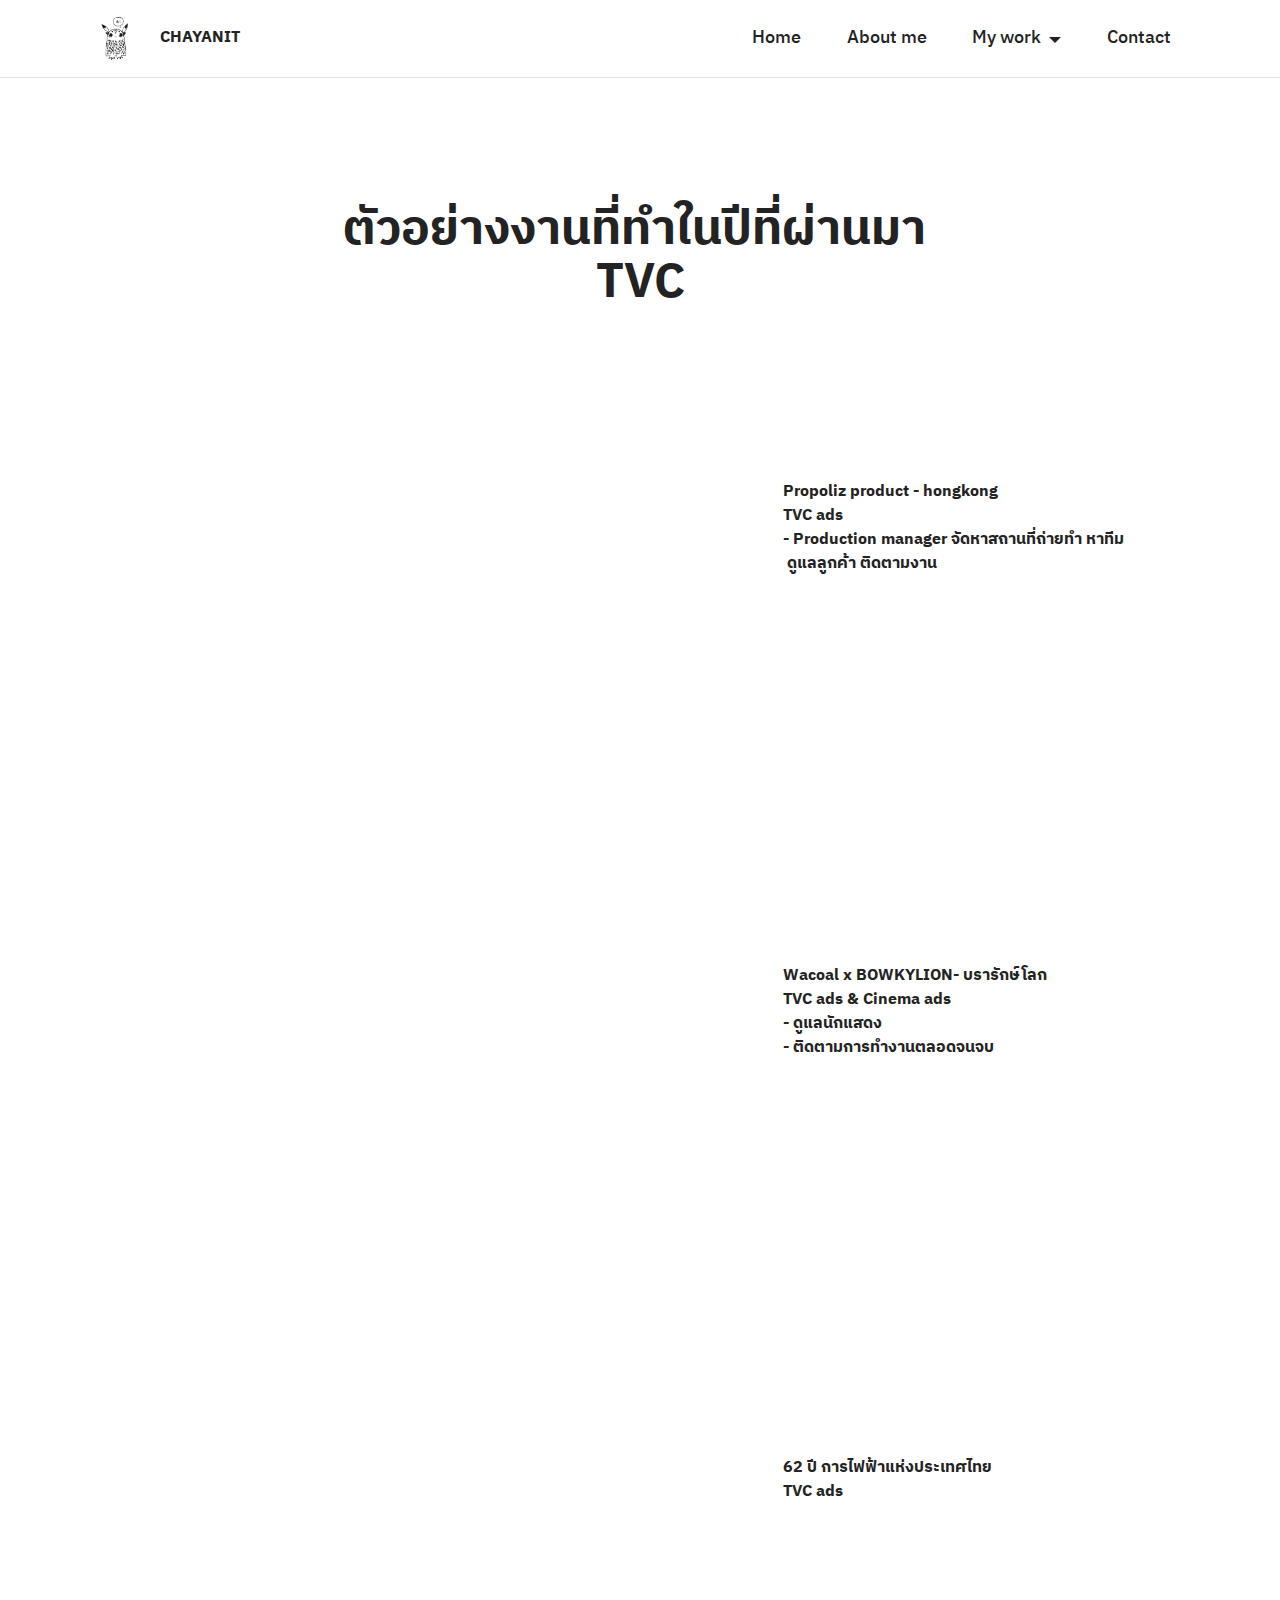
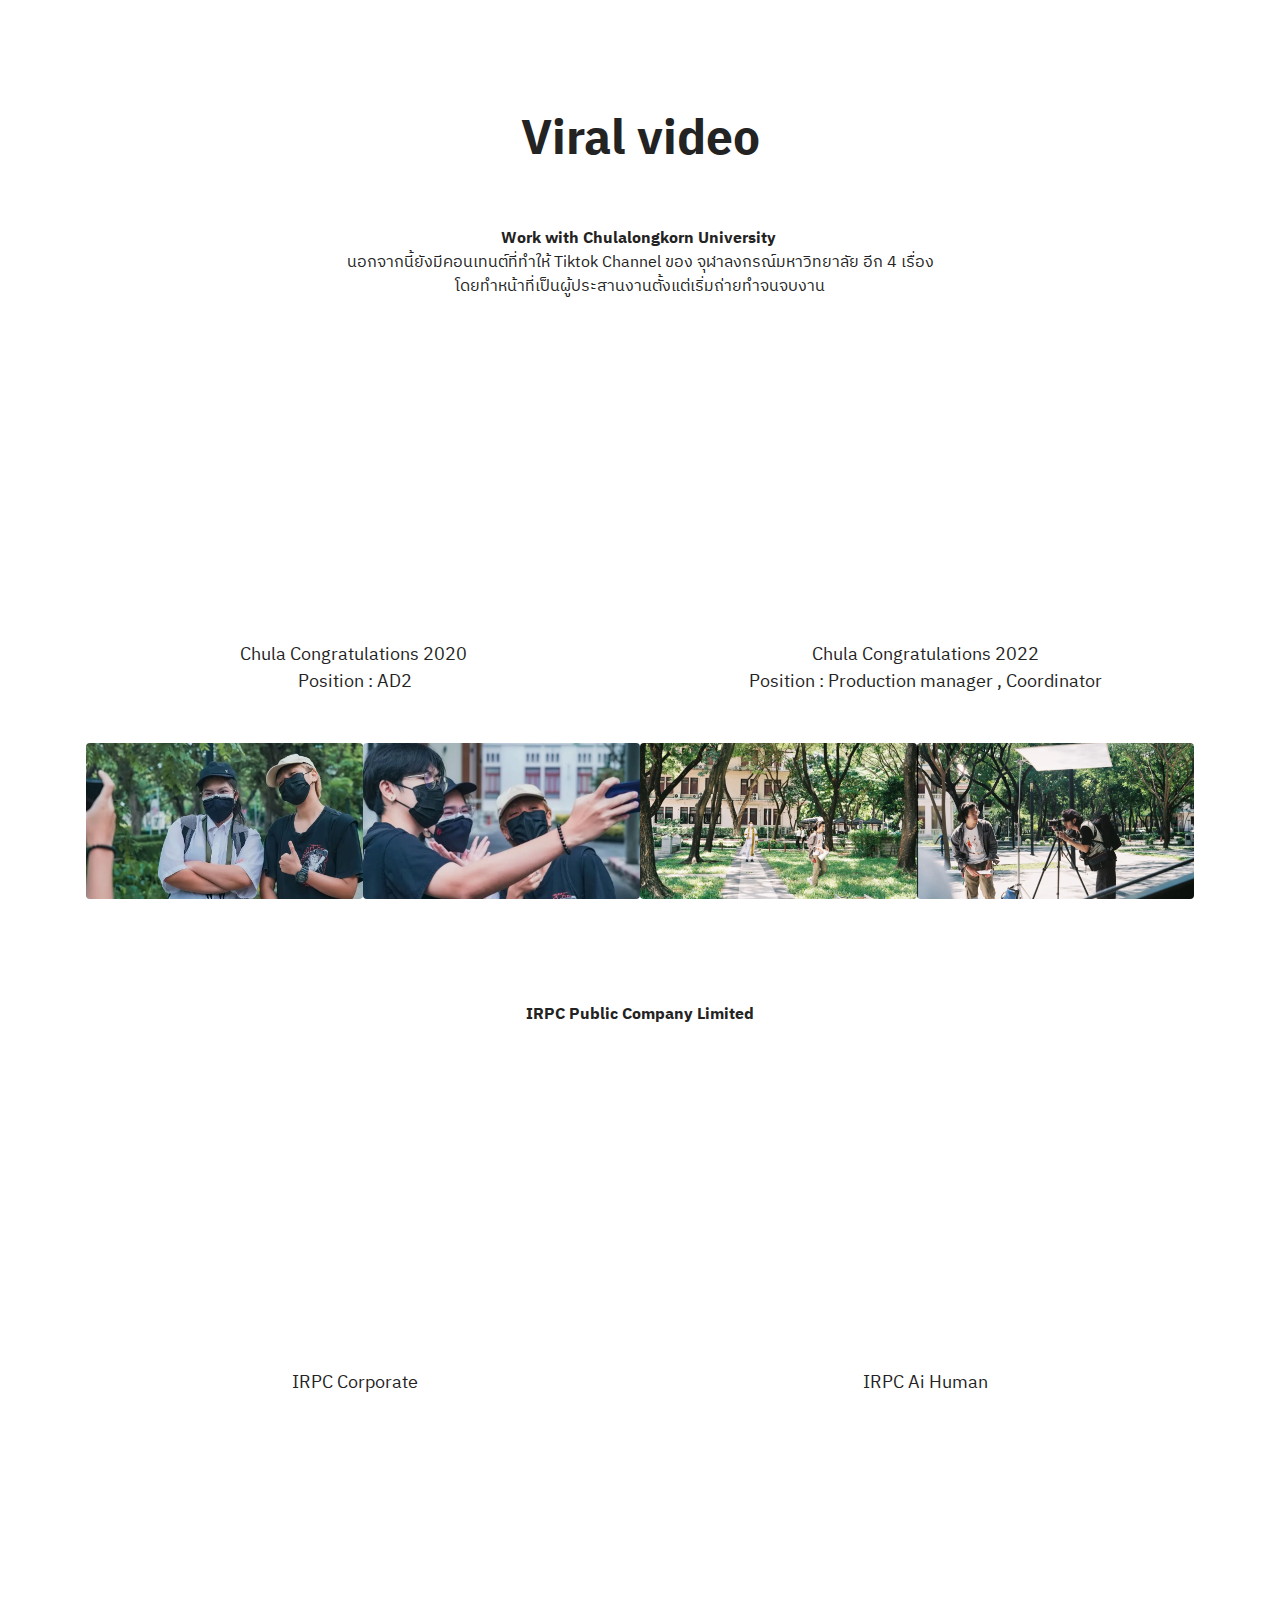
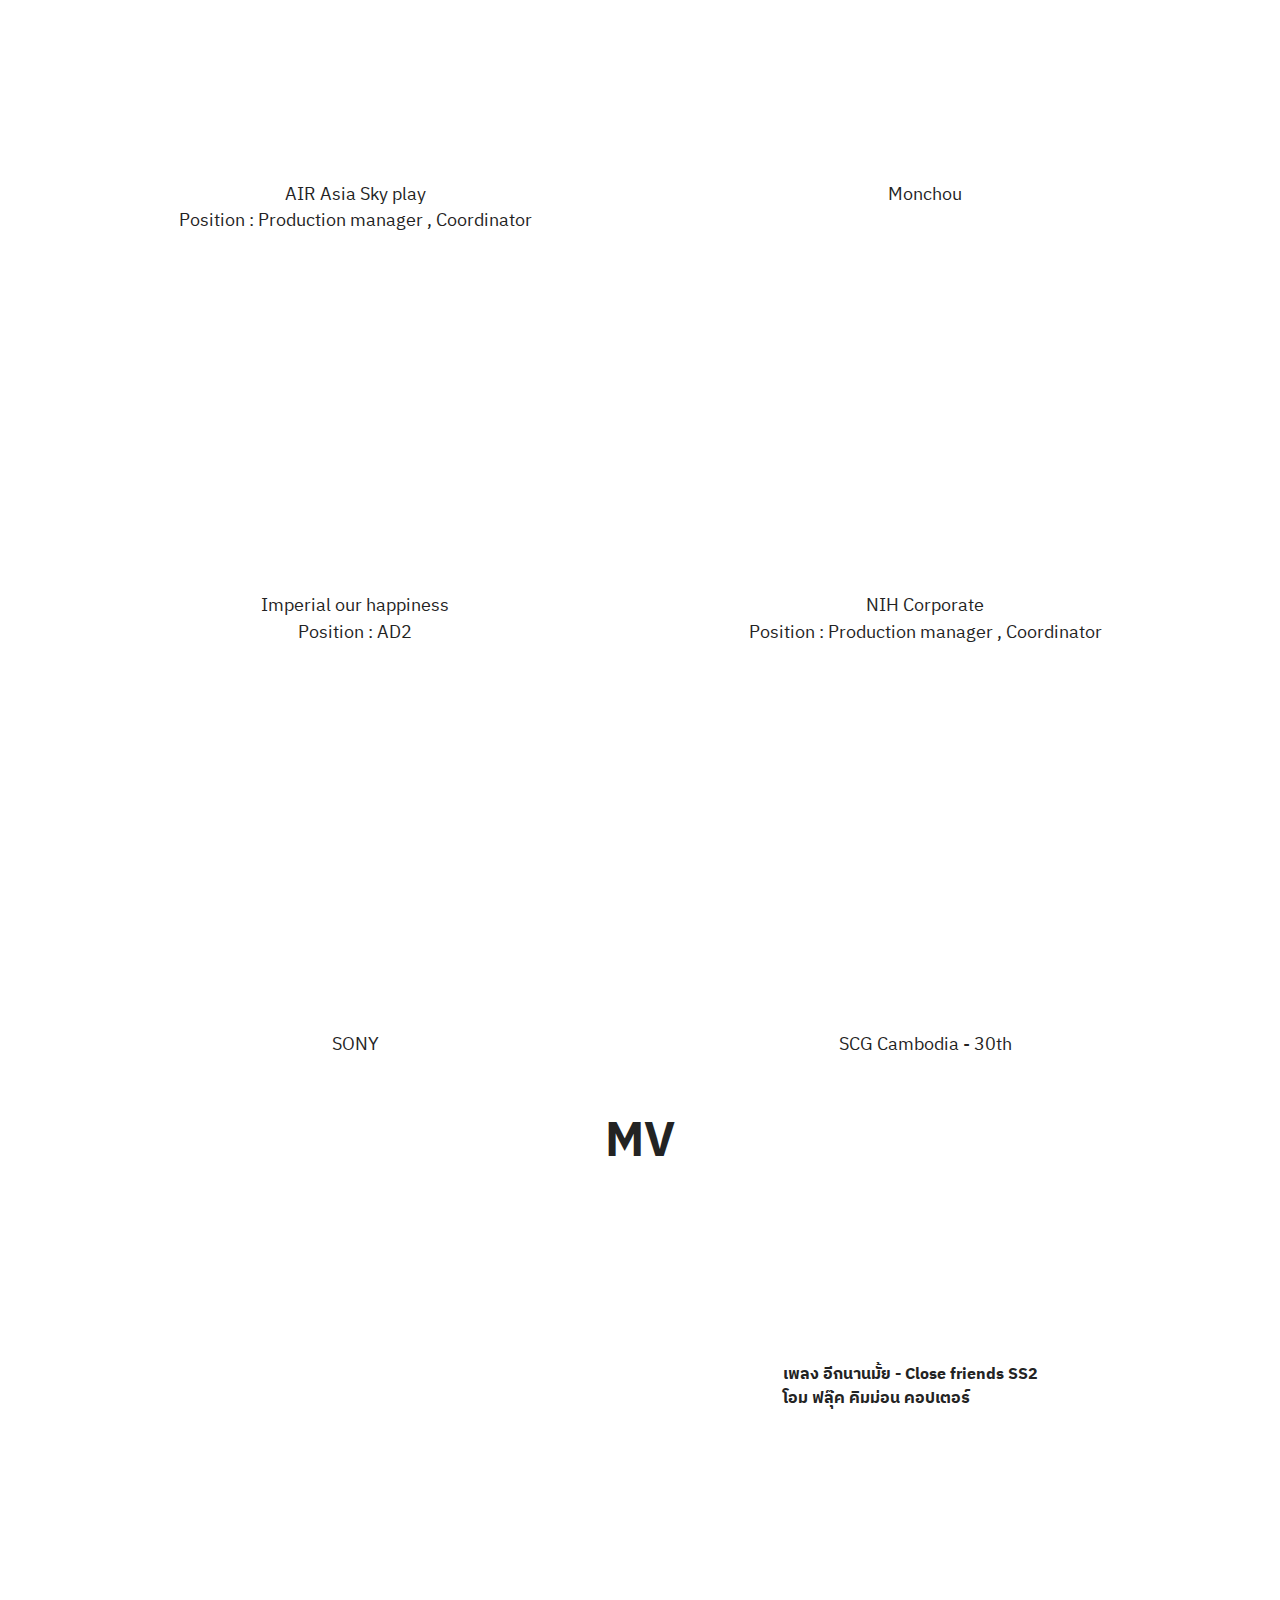
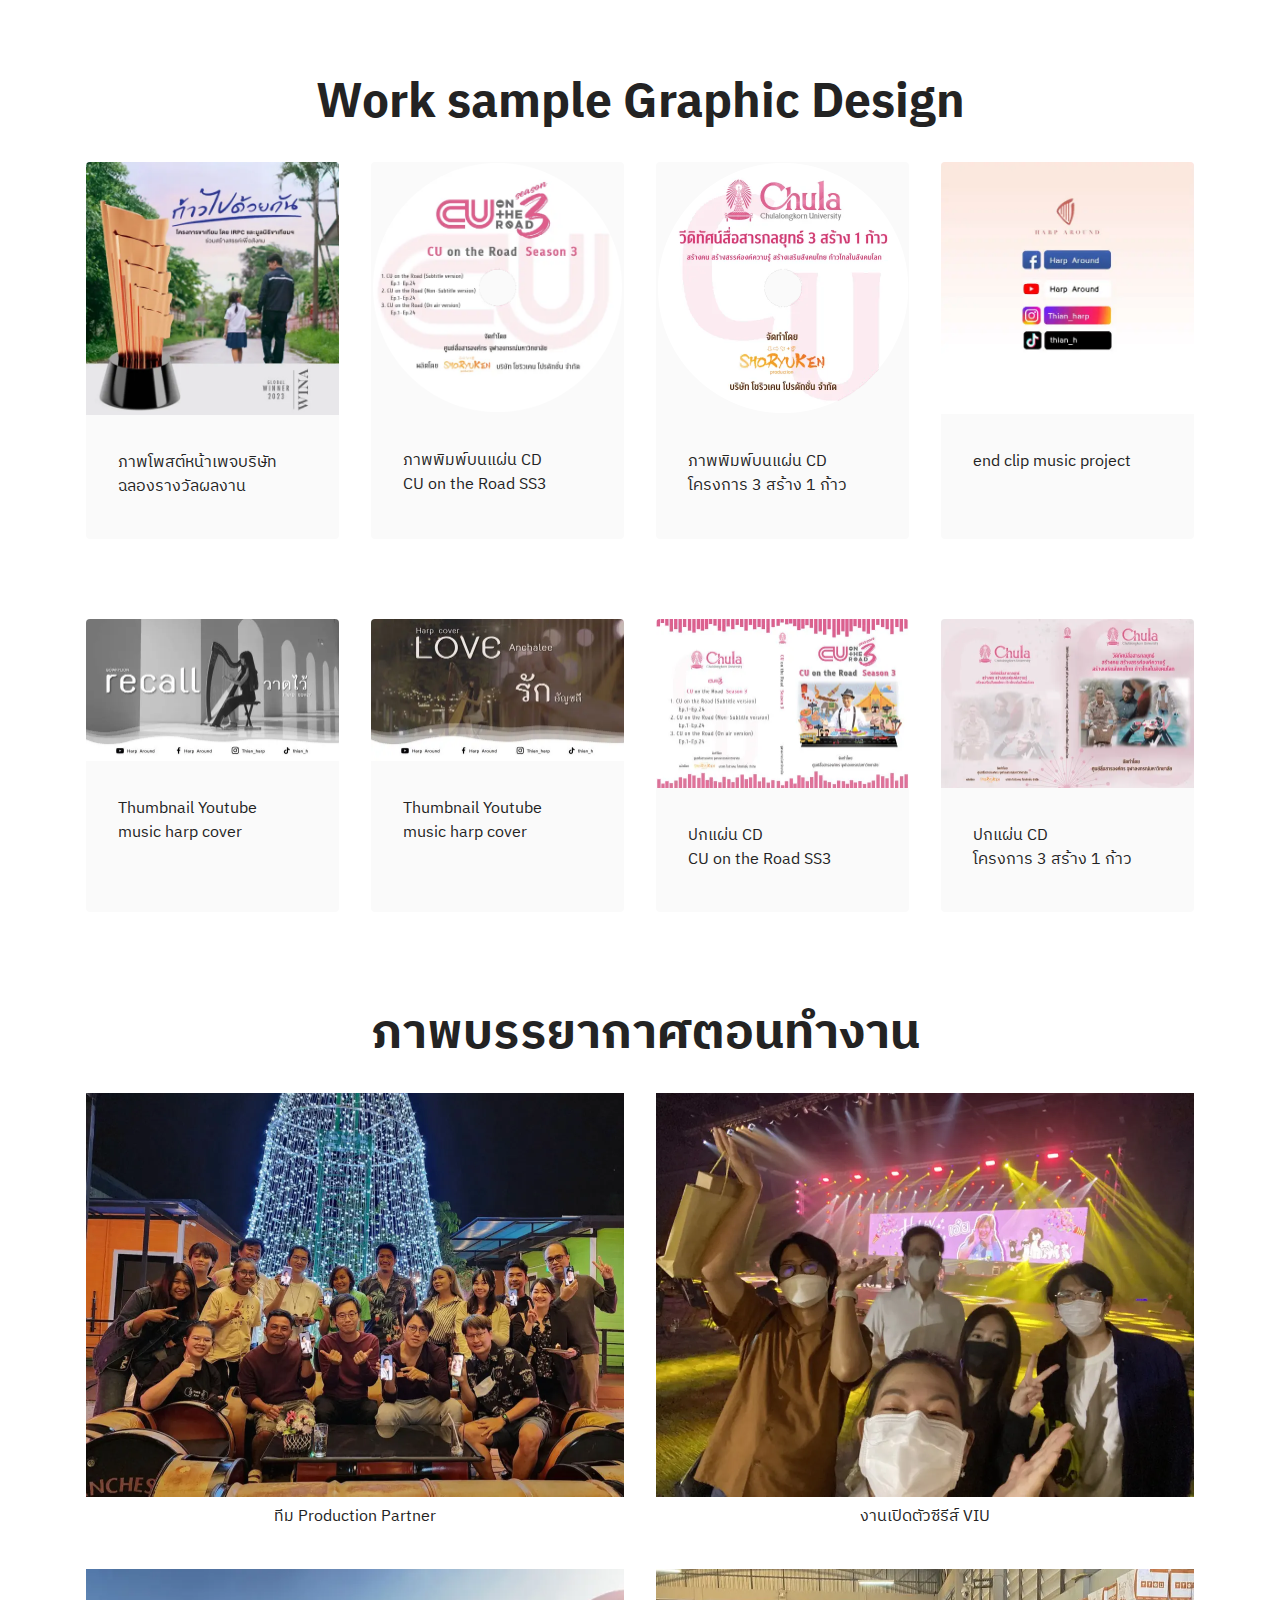
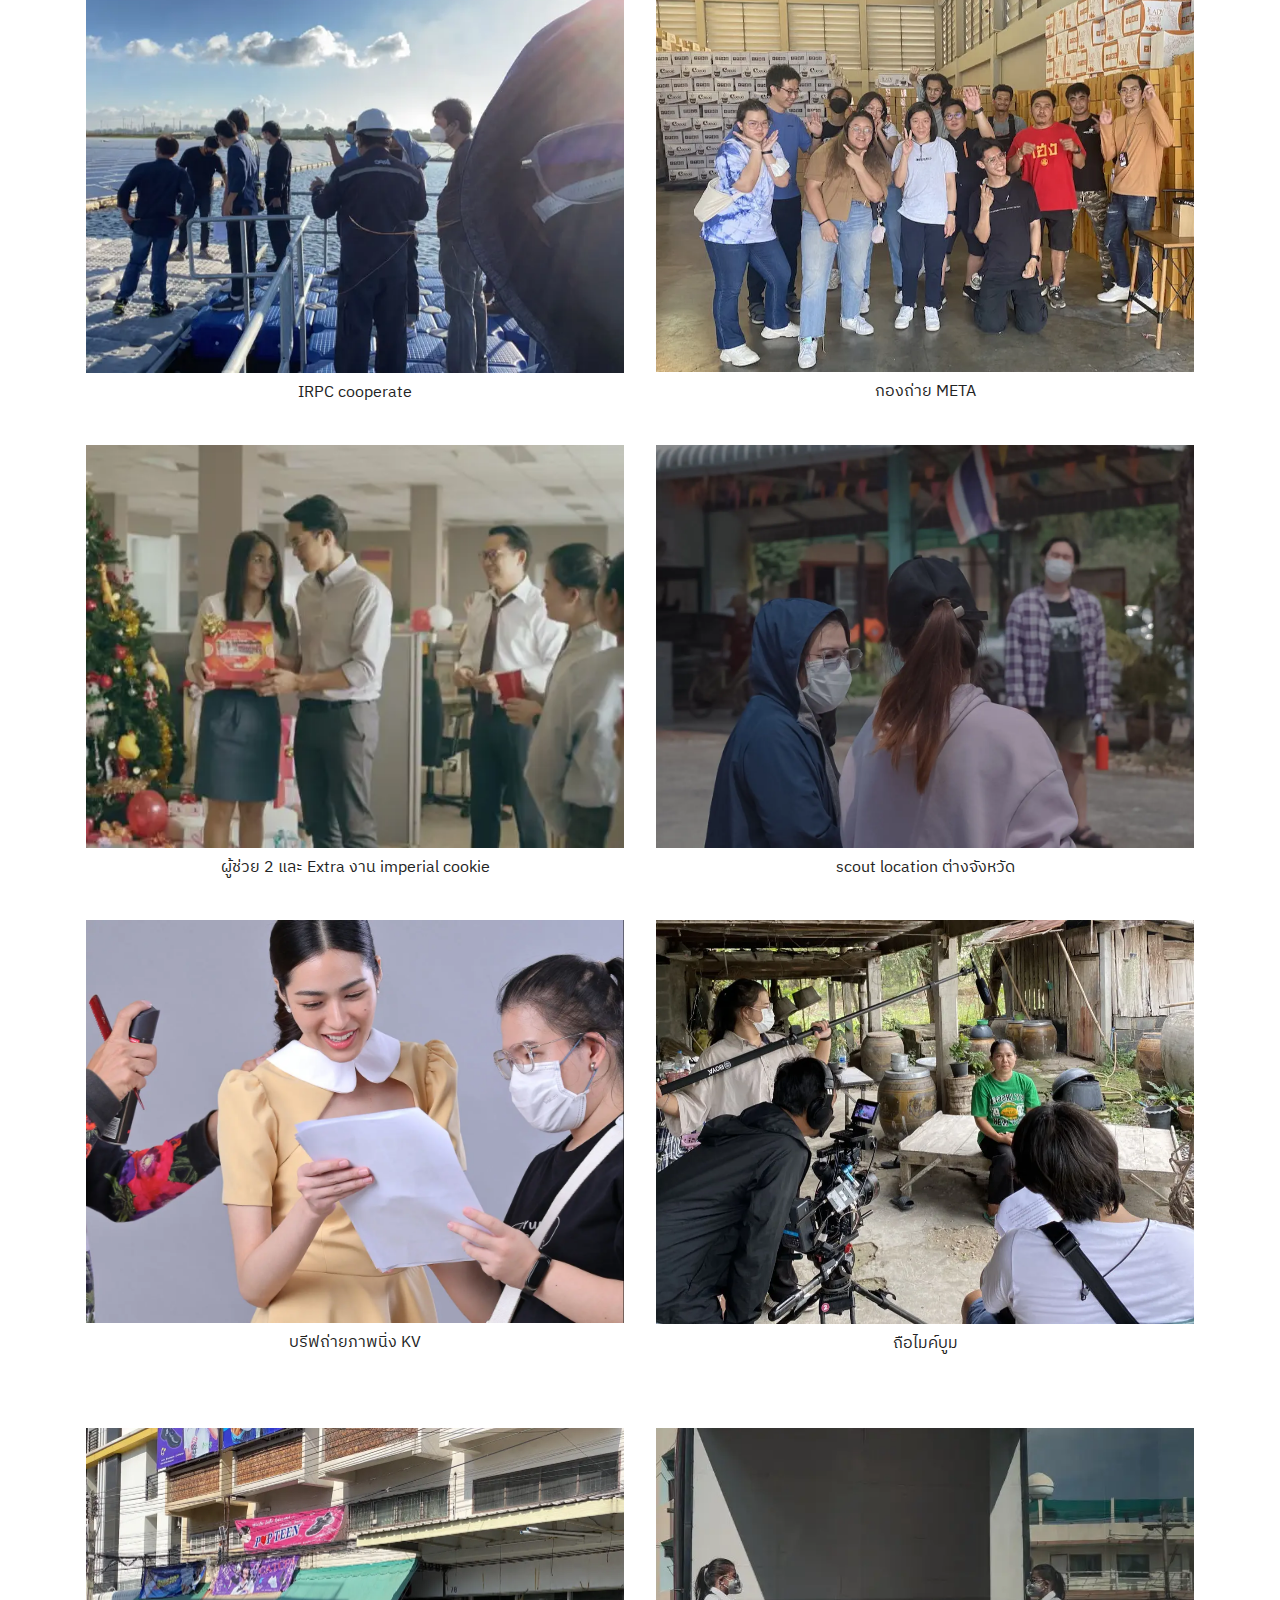
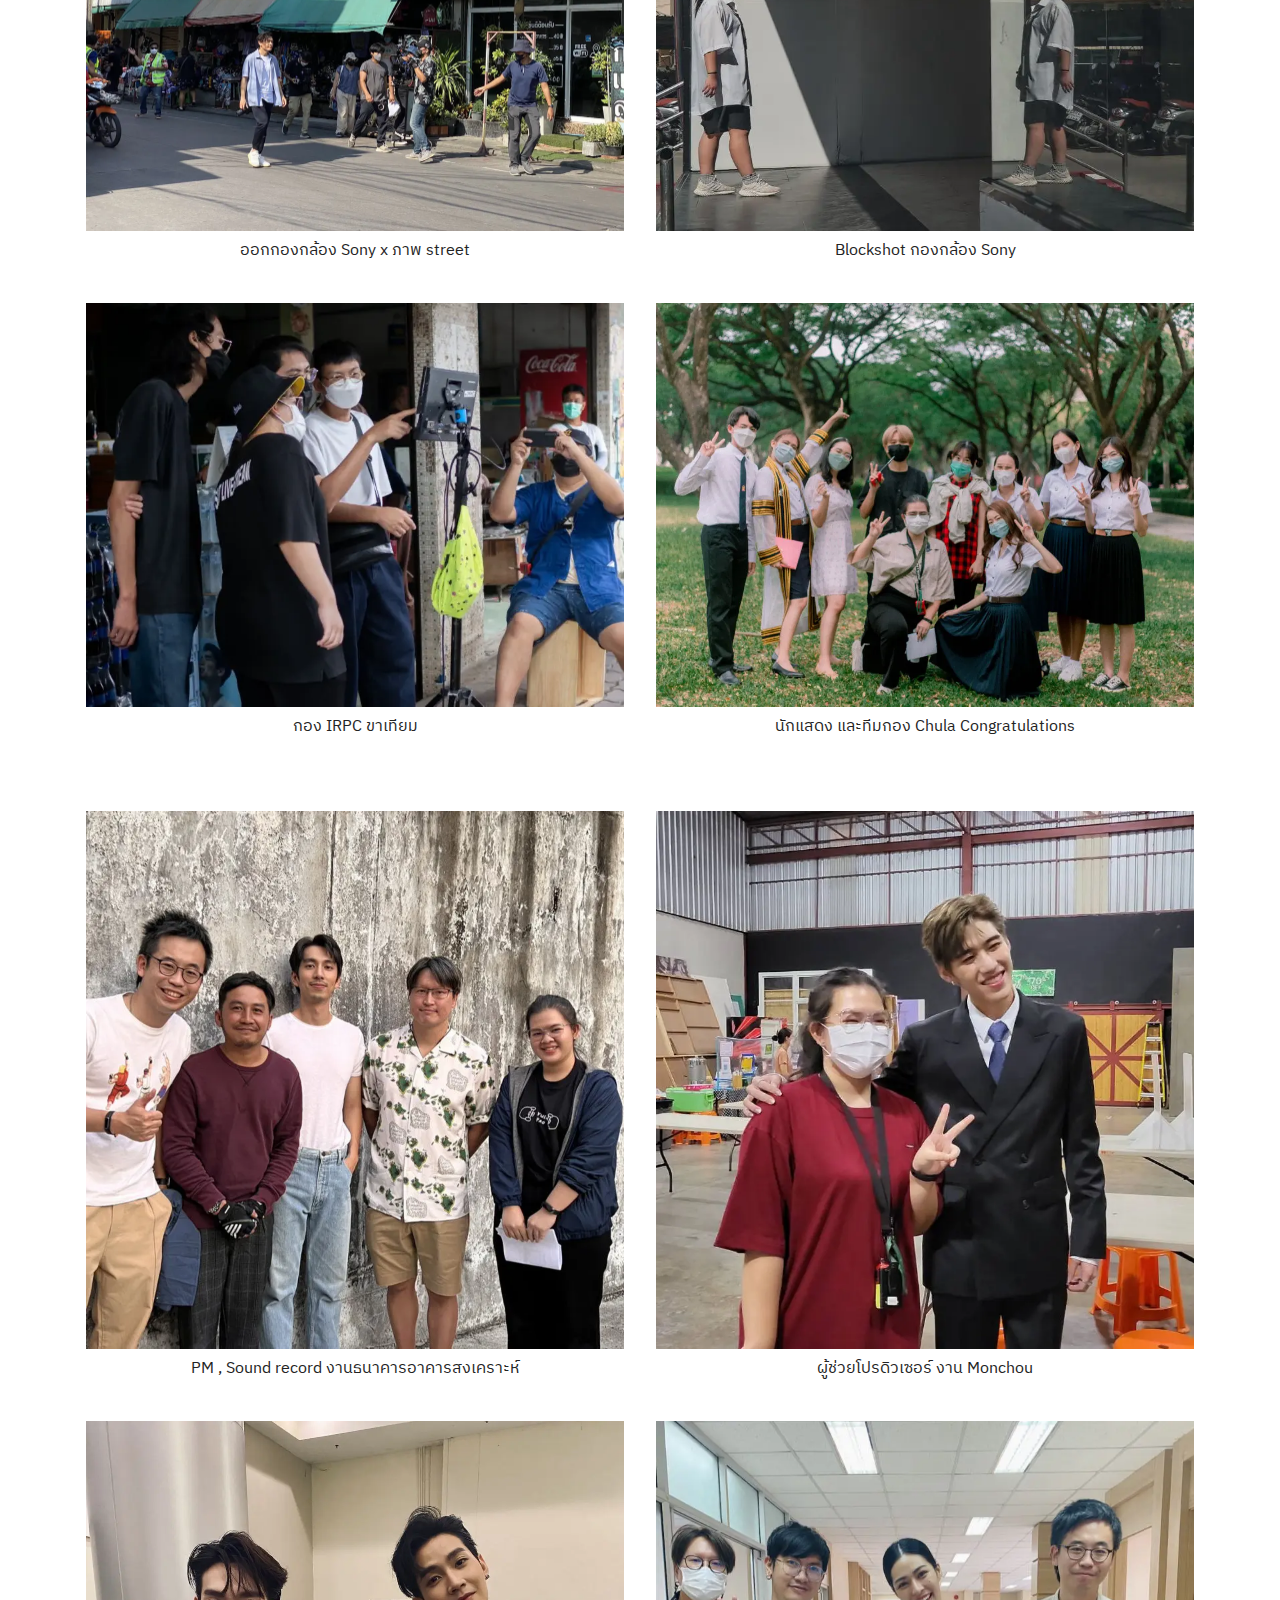
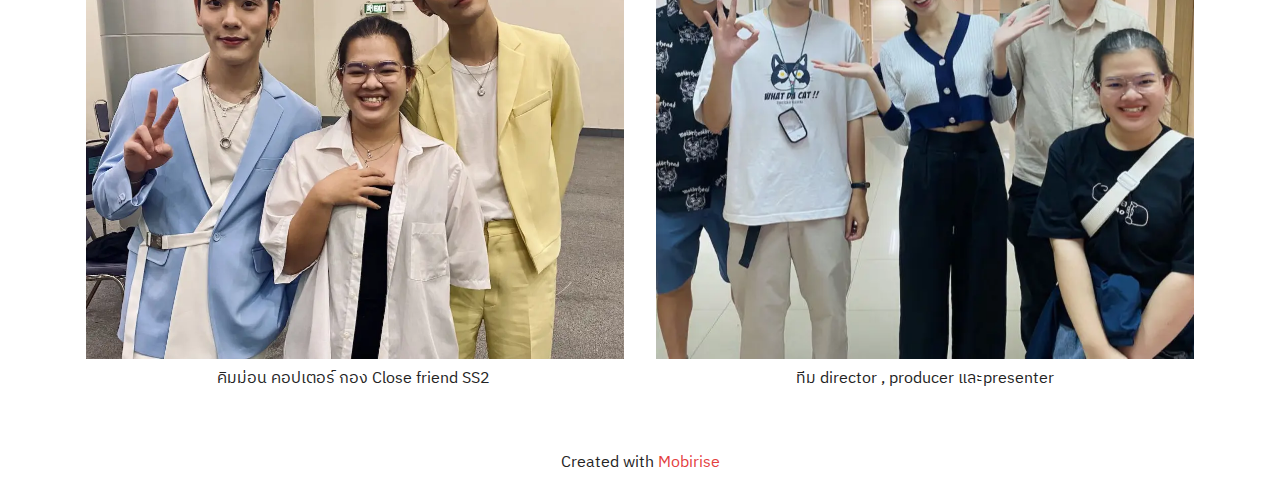
<file: page2.html>
<!DOCTYPE html>
<html  >
<head>
  <!-- Site made with Mobirise Website Builder v5.8.14, https://mobirise.com -->
  <meta charset="UTF-8">
  <meta http-equiv="X-UA-Compatible" content="IE=edge">
  <meta name="generator" content="Mobirise v5.8.14, mobirise.com">
  <meta name="viewport" content="width=device-width, initial-scale=1, minimum-scale=1">
  <link rel="shortcut icon" href="assets/images/mbr-199x199.png" type="image/x-icon">
  <meta name="description" content="">
  
  
  <title>Work with company</title>
  <link rel="stylesheet" href="assets/web/assets/mobirise-icons2/mobirise2.css">
  <link rel="stylesheet" href="assets/bootstrap/css/bootstrap.min.css">
  <link rel="stylesheet" href="assets/bootstrap/css/bootstrap-grid.min.css">
  <link rel="stylesheet" href="assets/bootstrap/css/bootstrap-reboot.min.css">
  <link rel="stylesheet" href="assets/dropdown/css/style.css">
  <link rel="stylesheet" href="assets/socicon/css/styles.css">
  <link rel="stylesheet" href="assets/theme/css/style.css">
  <link rel="preload" href="https://fonts.googleapis.com/css?family=IBM+Plex+Sans+Thai:100,200,300,400,500,600,700&display=swap" as="style" onload="this.onload=null;this.rel='stylesheet'">
  <noscript><link rel="stylesheet" href="https://fonts.googleapis.com/css?family=IBM+Plex+Sans+Thai:100,200,300,400,500,600,700&display=swap"></noscript>
  <link rel="preload" as="style" href="assets/mobirise/css/mbr-additional.css"><link rel="stylesheet" href="assets/mobirise/css/mbr-additional.css" type="text/css">

  
  
  
</head>
<body>
  
  <section data-bs-version="5.1" class="menu cid-s48OLK6784" once="menu" id="menu1-1a">
    
    <nav class="navbar navbar-dropdown navbar-fixed-top navbar-expand-lg">
        <div class="container">
            <div class="navbar-brand">
                <span class="navbar-logo">
                    <a href="index.html#top">
                        <img src="assets/images/mbr-199x199.webp" alt="" style="height: 3.8rem;">
                    </a>
                </span>
                <span class="navbar-caption-wrap"><a class="navbar-caption text-black text-primary display-7" href="index.html#top">CHAYANIT</a></span>
            </div>
            <button class="navbar-toggler" type="button" data-toggle="collapse" data-bs-toggle="collapse" data-target="#navbarSupportedContent" data-bs-target="#navbarSupportedContent" aria-controls="navbarNavAltMarkup" aria-expanded="false" aria-label="Toggle navigation">
                <div class="hamburger">
                    <span></span>
                    <span></span>
                    <span></span>
                    <span></span>
                </div>
            </button>
            <div class="collapse navbar-collapse" id="navbarSupportedContent">
                <ul class="navbar-nav nav-dropdown nav-right" data-app-modern-menu="true"><li class="nav-item"><a class="nav-link link text-black text-primary display-4" href="index.html#features17-x">Home</a></li><li class="nav-item"><a class="nav-link link text-black text-primary display-4" href="index.html#image1-19">About me</a></li><li class="nav-item dropdown"><a class="nav-link link text-black text-primary dropdown-toggle show display-4" href="page2.html#video4-1b" data-toggle="dropdown-submenu" data-bs-toggle="dropdown" data-bs-auto-close="outside" aria-expanded="true">My work</a><div class="dropdown-menu show" aria-labelledby="dropdown-780" data-bs-popper="none"><a class="text-black text-primary dropdown-item display-4" href="page2.html#video4-1b">2022 - Present</a><a class="text-black text-primary dropdown-item display-4" href="page3.html">2018 - 2021</a><a class="text-black text-primary show dropdown-item display-4" href="page4.html#header2-1t">Previous project</a></div></li><li class="nav-item"><a class="nav-link link text-black text-primary display-4" href="index.html#contacts2-z">Contact</a></li></ul>
                
                
            </div>
        </div>
    </nav>

</section>

<section data-bs-version="5.1" class="video4 cid-tI0ARrR1ah" id="video4-1b">
    
    
    
    <div class="container">
        <div class="title-wrapper mb-5">
            <h4 class="mbr-section-title mbr-fonts-style mb-0 display-2"><strong>ตัวอย่างงานที่ทำในปีที่ผ่านมา&nbsp;<br>TVC</strong></h4>
        </div>
        <div class="row align-items-center">
            <div class="col-12 col-lg-7 video-block">
                <div class="video-wrapper"><iframe class="mbr-embedded-video" src="https://player.vimeo.com/video/828236834?autoplay=0&amp;loop=0" width="1280" height="720" frameborder="0" allowfullscreen></iframe></div>
                
            </div>
            <div class="col-12 col-lg">
                <div class="text-wrapper">
                    <h5 class="mbr-section-subtitle mbr-fonts-style mb-3 display-5"><strong>Propoliz product - hongkong</strong><br><strong>TVC ads<br>- Production manager จัดหาสถานที่ถ่ายทำ หาทีม </strong><br><strong>&nbsp;ดูแลลูกค้า ติดตามงาน</strong></h5>
                    
                </div>
            </div>
        </div>
    </div>
</section>

<section data-bs-version="5.1" class="video4 cid-tImmPUZZ9d" id="video4-1m">
    
    
    
    <div class="container">
        <div class="title-wrapper mb-5">
            
        </div>
        <div class="row align-items-center">
            <div class="col-12 col-lg-7 video-block">
                <div class="video-wrapper"><iframe class="mbr-embedded-video" src="https://player.vimeo.com/video/815243951?autoplay=0&amp;loop=0" width="1280" height="720" frameborder="0" allowfullscreen></iframe></div>
                
            </div>
            <div class="col-12 col-lg">
                <div class="text-wrapper">
                    <h5 class="mbr-section-subtitle mbr-fonts-style mb-3 display-5"><strong>Wacoal x BOWKYLION- บรารักษ์โลก<br>TVC ads &amp; Cinema ads</strong><br><strong>- ดูแลนักแสดง&nbsp;<br>- ติดตามการทำงานตลอดจนจบ&nbsp;<br></strong></h5>
                    
                </div>
            </div>
        </div>
    </div>
</section>

<section data-bs-version="5.1" class="video4 cid-tImoixcv2q" id="video4-1n">
    
    
    
    <div class="container">
        <div class="title-wrapper mb-5">
            
        </div>
        <div class="row align-items-center">
            <div class="col-12 col-lg-7 video-block">
                <div class="video-wrapper"><iframe class="mbr-embedded-video" src="https://player.vimeo.com/video/741740546?autoplay=0&amp;loop=0" width="1280" height="720" frameborder="0" allowfullscreen></iframe></div>
                
            </div>
            <div class="col-12 col-lg">
                <div class="text-wrapper">
                    <h5 class="mbr-section-subtitle mbr-fonts-style mb-3 display-5"><strong>62 ปี การไฟฟ้าแห่งประเทศไทย<br>TVC ads&nbsp;</strong></h5>
                    
                </div>
            </div>
        </div>
    </div>
</section>

<section data-bs-version="5.1" class="video3 cid-tI1Ex1B08X" id="video3-1d">
    
    
    
    <div class="container">
        <div class="mbr-section-head">
            <h4 class="mbr-section-title mbr-fonts-style mb-0 display-2"><strong>Viral video<br><br></strong></h4>
            <h5 class="mbr-section-subtitle mbr-fonts-style mb-0 mt-2 display-5"><strong>Work with Chulalongkorn University&nbsp;</strong><br>นอกจากนี้ยังมีคอนเทนต์ที่ทำให้ Tiktok Channel ของ จุฬาลงกรณ์มหาวิทยาลัย อีก 4 เรื่อง <br>โดยทำหน้าที่เป็นผู้ประสานงานตั้งแต่เริ่มถ่ายทำจนจบงาน</h5>
        </div>
        <div class="row mt-4">
            <div class="col-12 col-md-6 video-block">
                <div class="video-wrapper"><iframe class="mbr-embedded-video" src="https://player.vimeo.com/video/472129861?autoplay=0&amp;loop=0" width="1280" height="720" frameborder="0" allowfullscreen></iframe></div>
                <p class="mbr-text pt-2 mbr-fonts-style display-4">
                    Chula Congratulations  2020&nbsp;<br>Position : AD2<br></p>
            </div>
            <div class="col-12 col-md-6 video-block">
                <div class="video-wrapper"><iframe class="mbr-embedded-video" src="https://player.vimeo.com/video/707693956?autoplay=0&amp;loop=0" width="1280" height="720" frameborder="0" allowfullscreen></iframe></div>
                <p class="mbr-text pt-2 mbr-fonts-style display-4">
                    Chula Congratulations 2022<br>Position : Production manager , Coordinator<br></p>
            </div>
        </div>
    </div>
</section>

<section data-bs-version="5.1" class="gallery1 cid-tI0ASgoyW1" id="gallery1-1c">
    
    
    <div class="container">
        
        <div class="row mt-4">
            <div class="item features-image сol-12 col-md-6 col-lg-3">
                <div class="item-wrapper">
                    <div class="item-img">
                        <img src="assets/images/line-album-2022.4.3-230623-1-1108x624.webp" alt="Mobirise Website Builder">
                    </div>
                    
                    
                </div>
            </div>
            <div class="item features-image сol-12 col-md-6 col-lg-3">
                <div class="item-wrapper">
                    <div class="item-img">
                        <img src="assets/images/line-album-2022.4.3-230624-1108x624.webp" alt="Mobirise Website Builder">
                    </div>
                    
                    
                </div>
            </div>
            <div class="item features-image сol-12 col-md-6 col-lg-3">
                <div class="item-wrapper">
                    <div class="item-img">
                        <img src="assets/images/000054-1108x739.webp" alt="Mobirise Website Builder">
                    </div>
                    
                    
                </div>
            </div>
            <div class="item features-image сol-12 col-md-6 col-lg-3">
                <div class="item-wrapper">
                    <div class="item-img">
                        <img src="assets/images/000026-1108x739.webp" alt="Mobirise Website Builder" title="">
                    </div>
                    
                    
                </div>
            </div>
        </div>
    </div>
</section>

<section data-bs-version="5.1" class="video3 cid-tIthwyLbFq" id="video3-26">
    
    
    
    <div class="container">
        <div class="mbr-section-head">
            
            <h5 class="mbr-section-subtitle mbr-fonts-style mb-0 mt-2 display-7"><strong>IRPC Public Company Limited</strong></h5>
        </div>
        <div class="row mt-4">
            <div class="col-12 col-md-6 video-block">
                <div class="video-wrapper"><iframe class="mbr-embedded-video" src="https://player.vimeo.com/video/700403404?autoplay=0&amp;loop=0" width="1280" height="720" frameborder="0" allowfullscreen></iframe></div>
                <p class="mbr-text pt-2 mbr-fonts-style display-4">IRPC Corporate</p>
            </div>
            <div class="col-12 col-md-6 video-block">
                <div class="video-wrapper"><iframe class="mbr-embedded-video" src="https://player.vimeo.com/video/792153703?autoplay=0&amp;loop=0" width="1280" height="720" frameborder="0" allowfullscreen></iframe></div>
                <p class="mbr-text pt-2 mbr-fonts-style display-4">
                    IRPC Ai Human<br><br></p>
            </div>
        </div>
    </div>
</section>

<section data-bs-version="5.1" class="video3 cid-tIxRMueUwJ" id="video3-2e">
    
    
    
    <div class="container">
        
        <div class="row mt-4">
            <div class="col-12 col-md-6 video-block">
                <div class="video-wrapper"><iframe class="mbr-embedded-video" src="https://player.vimeo.com/video/832491595?autoplay=0&amp;loop=0" width="1280" height="720" frameborder="0" allowfullscreen></iframe></div>
                <p class="mbr-text pt-2 mbr-fonts-style display-4">AIR Asia Sky play<br>Position : Production manager , Coordinator<br></p>
            </div>
            <div class="col-12 col-md-6 video-block">
                <div class="video-wrapper"><iframe class="mbr-embedded-video" src="https://player.vimeo.com/video/707688437?autoplay=0&amp;loop=0" width="1280" height="720" frameborder="0" allowfullscreen></iframe></div>
                <p class="mbr-text pt-2 mbr-fonts-style display-4">
                    Monchou<br><br></p>
            </div>
        </div>
    </div>
</section>

<section data-bs-version="5.1" class="video3 cid-tIxRYtAIaE" id="video3-2f">
    
    
    
    <div class="container">
        
        <div class="row mt-4">
            <div class="col-12 col-md-6 video-block">
                <div class="video-wrapper"><iframe class="mbr-embedded-video" src="https://player.vimeo.com/video/484307405?autoplay=0&amp;loop=0" width="1280" height="720" frameborder="0" allowfullscreen></iframe></div>
                <p class="mbr-text pt-2 mbr-fonts-style display-4">Imperial our happiness<br>Position : AD2<br></p>
            </div>
            <div class="col-12 col-md-6 video-block">
                <div class="video-wrapper"><iframe class="mbr-embedded-video" src="https://player.vimeo.com/video/784469230?autoplay=0&amp;loop=0" width="1280" height="720" frameborder="0" allowfullscreen></iframe></div>
                <p class="mbr-text pt-2 mbr-fonts-style display-4">
                    NIH Corporate<br>Position : Production manager , Coordinator<br><br></p>
            </div>
        </div>
    </div>
</section>

<section data-bs-version="5.1" class="video3 cid-tIy3jmH2FM" id="video3-2g">
    
    
    
    <div class="container">
        
        <div class="row mt-4">
            <div class="col-12 col-md-6 video-block">
                <div class="video-wrapper"><iframe class="mbr-embedded-video" src="https://player.vimeo.com/video/800425148?autoplay=0&amp;loop=0" width="1280" height="720" frameborder="0" allowfullscreen></iframe></div>
                <p class="mbr-text pt-2 mbr-fonts-style display-4">SONY</p>
            </div>
            <div class="col-12 col-md-6 video-block">
                <div class="video-wrapper"><iframe class="mbr-embedded-video" src="https://player.vimeo.com/video/796539144?autoplay=0&amp;loop=0" width="1280" height="720" frameborder="0" allowfullscreen></iframe></div>
                <p class="mbr-text pt-2 mbr-fonts-style display-4">
                    SCG Cambodia - 30th <br><br></p>
            </div>
        </div>
    </div>
</section>

<section data-bs-version="5.1" class="video4 cid-tIy6sInw8a" id="video4-2h">
    
    
    
    <div class="container">
        <div class="title-wrapper mb-5">
            <h4 class="mbr-section-title mbr-fonts-style mb-0 display-2"><strong>MV</strong></h4>
        </div>
        <div class="row align-items-center">
            <div class="col-12 col-lg-7 video-block">
                <div class="video-wrapper"><iframe class="mbr-embedded-video" src="https://player.vimeo.com/video/707687836?autoplay=0&amp;loop=0" width="1280" height="720" frameborder="0" allowfullscreen></iframe></div>
                
            </div>
            <div class="col-12 col-lg">
                <div class="text-wrapper">
                    <h5 class="mbr-section-subtitle mbr-fonts-style mb-3 display-5"><strong>เพลง อีกนานมั้ย - Close friends SS2&nbsp;<br>โอม ฟลุ๊ค คิมม่อน คอปเตอร์</strong></h5>
                    
                </div>
            </div>
        </div>
    </div>
</section>

<section data-bs-version="5.1" class="gallery1 cid-tIti5rRKjg" id="gallery1-27">
    
    
    <div class="container">
        <div class="mbr-section-head">
            
            <h5 class="mbr-section-subtitle mbr-fonts-style align-center mb-0 mt-2 display-2"><strong>Work sample Graphic Design</strong></h5>
        </div>
        <div class="row mt-4">
            <div class="item features-image сol-12 col-md-6 col-lg-3 active">
                <div class="item-wrapper">
                    <div class="item-img">
                        <img src="assets/images/img-2177-554x554.webp" alt="Mobirise Website Builder">
                    </div>
                    <div class="item-content">
                        
                        <h6 class="item-subtitle mbr-fonts-style mt-1 display-7">ภาพโพสต์หน้าเพจบริษัท <br>ฉลองรางวัลผลงาน</h6>
                        
                    </div>
                    
                </div>
            </div>
            
            <div class="item features-image сol-12 col-md-6 col-lg-3">
                <div class="item-wrapper">
                    <div class="item-img">
                        <img src="assets/images/cd-ontheroad-ver2-554x549.webp" alt="Mobirise Website Builder" data-slide-to="1" data-bs-slide-to="1">
                    </div>
                    <div class="item-content">
                        
                        <h6 class="item-subtitle mbr-fonts-style mt-1 display-7">ภาพพิมพ์บนแผ่น CD<br>CU on the Road SS3</h6>
                        
                    </div>
                    
                </div>
            </div>
            <div class="item features-image сol-12 col-md-6 col-lg-3">
                <div class="item-wrapper">
                    <div class="item-img">
                        <img src="assets/images/cd-cu-ver3-png-506x504.webp" alt="Mobirise Website Builder" title="" data-slide-to="2" data-bs-slide-to="2">
                    </div>
                    <div class="item-content">
                        
                        <h6 class="item-subtitle mbr-fonts-style mt-1 display-7">ภาพพิมพ์บนแผ่น CD<br>โครงการ 3 สร้าง 1 ก้าว</h6>
                        
                    </div>
                    
                </div>
            </div><div class="item features-image сol-12 col-md-6 col-lg-3">
                <div class="item-wrapper">
                    <div class="item-img">
                        <img src="assets/images/end-ig2-554x553.webp" alt="Mobirise Website Builder" data-slide-to="3" data-bs-slide-to="3">
                    </div>
                    <div class="item-content">
                        
                        <h6 class="item-subtitle mbr-fonts-style mt-1 display-7">end clip music project</h6>
                        
                    </div>
                    
                </div>
            </div>
        </div>
    </div>
</section>

<section data-bs-version="5.1" class="gallery1 cid-tItnUvw8rG" id="gallery1-28">
    
    
    <div class="container">
        
        <div class="row mt-4">
            <div class="item features-image сol-12 col-md-6 col-lg-3">
                <div class="item-wrapper">
                    <div class="item-img">
                        <img src="assets/images/thumbnail-recall-1-506x285.webp" alt="Mobirise Website Builder">
                    </div>
                    <div class="item-content">
                        
                        <h6 class="item-subtitle mbr-fonts-style mt-1 display-7">Thumbnail Youtube<br>music harp cover</h6>
                        
                    </div>
                    
                </div>
            </div>
            <div class="item features-image сol-12 col-md-6 col-lg-3">
                <div class="item-wrapper">
                    <div class="item-img">
                        <img src="assets/images/love1-506x285.webp" alt="Mobirise Website Builder">
                    </div>
                    <div class="item-content">
                        
                        <h6 class="item-subtitle mbr-fonts-style mt-1 display-7">Thumbnail Youtube<br>music harp cover</h6>
                        
                    </div>
                    
                </div>
            </div>
            <div class="item features-image сol-12 col-md-6 col-lg-3">
                <div class="item-wrapper">
                    <div class="item-img">
                        <img src="assets/images/cover-cuontheroad-ver8-good-506x339.webp" alt="Mobirise Website Builder">
                    </div>
                    <div class="item-content">
                        
                        <h6 class="item-subtitle mbr-fonts-style mt-1 display-7">ปกแผ่น CD&nbsp;<br>CU on the Road SS3</h6>
                        
                    </div>
                    
                </div>
            </div>
            <div class="item features-image сol-12 col-md-6 col-lg-3">
                <div class="item-wrapper">
                    <div class="item-img">
                        <img src="assets/images/coverver3-506x339.webp" alt="Mobirise Website Builder" title="">
                    </div>
                    <div class="item-content">
                        
                        <h6 class="item-subtitle mbr-fonts-style mt-1 display-7">ปกแผ่น CD<br>โครงการ 3 สร้าง 1 ก้าว</h6>
                        
                    </div>
                    
                </div>
            </div>
        </div>
    </div>
</section>

<section data-bs-version="5.1" class="gallery4 mbr-gallery cid-tIsYvWT5HU" id="gallery4-23">
    

    
    

    <div class="container">
        <div class="mbr-section-head">
            <h3 class="mbr-section-title mbr-fonts-style align-center m-0 display-2"><strong>&nbsp;ภาพบรรยากาศตอนทำงาน</strong></h3>
            
        </div>
        <div class="row mbr-gallery mt-4">
            <div class="col-12 col-md-6 col-lg-6 item gallery-image">
                <div class="item-wrapper" data-toggle="modal" data-bs-toggle="modal" data-target="#tJiOQtayba-modal" data-bs-target="#tJiOQtayba-modal">
                    <img class="w-100" src="assets/images/img-4976-1076x807.webp" alt="Mobirise Website Builder" data-slide-to="0" data-bs-slide-to="0" data-target="#lb-tJiOQtayba" data-bs-target="#lb-tJiOQtayba">
                    <div class="icon-wrapper">
                        <span class="mobi-mbri mobi-mbri-search mbr-iconfont mbr-iconfont-btn"></span>
                    </div>
                </div>
                <h6 class="mbr-item-subtitle mbr-fonts-style align-center mb-2 mt-2 display-7">ทีม Production Partner<br></h6>
            </div>
            <div class="col-12 col-md-6 col-lg-6 item gallery-image">
                <div class="item-wrapper" data-toggle="modal" data-bs-toggle="modal" data-target="#tJiOQtayba-modal" data-bs-target="#tJiOQtayba-modal">
                    <img class="w-100" src="assets/images/img-3857-1076x807.webp" alt="Mobirise Website Builder" data-slide-to="1" data-bs-slide-to="1" data-target="#lb-tJiOQtayba" data-bs-target="#lb-tJiOQtayba">
                    <div class="icon-wrapper">
                        <span class="mobi-mbri mobi-mbri-search mbr-iconfont mbr-iconfont-btn"></span>
                    </div>
                </div>
                <h6 class="mbr-item-subtitle mbr-fonts-style align-center mb-2 mt-2 display-7">งานเปิดตัวซีรีส์ VIU</h6>
            </div>
            <div class="col-12 col-md-6 col-lg-6 item gallery-image">
                <div class="item-wrapper" data-toggle="modal" data-bs-toggle="modal" data-target="#tJiOQtayba-modal" data-bs-target="#tJiOQtayba-modal">
                    <img class="w-100" src="assets/images/img-4711-1076x605.webp" alt="Mobirise Website Builder" data-slide-to="2" data-bs-slide-to="2" data-target="#lb-tJiOQtayba" data-bs-target="#lb-tJiOQtayba">
                    <div class="icon-wrapper">
                        <span class="mobi-mbri mobi-mbri-search mbr-iconfont mbr-iconfont-btn"></span>
                    </div>
                </div>
                <h6 class="mbr-item-subtitle mbr-fonts-style align-center mb-2 mt-2 display-7">IRPC cooperate</h6>
            </div><div class="col-12 col-md-6 col-lg-6 item gallery-image">
                <div class="item-wrapper" data-toggle="modal" data-bs-toggle="modal" data-target="#tJiOQtayba-modal" data-bs-target="#tJiOQtayba-modal">
                    <img class="w-100" src="assets/images/img-3156-1200x675.webp" alt="Mobirise Website Builder" data-slide-to="3" data-bs-slide-to="3" data-target="#lb-tJiOQtayba" data-bs-target="#lb-tJiOQtayba">
                    <div class="icon-wrapper">
                        <span class="mobi-mbri mobi-mbri-search mbr-iconfont mbr-iconfont-btn"></span>
                    </div>
                </div>
                <h6 class="mbr-item-subtitle mbr-fonts-style align-center mb-2 mt-2 display-7">กองถ่าย META</h6>
            </div>
            <div class="col-12 col-md-6 col-lg-6 item gallery-image">
                <div class="item-wrapper" data-toggle="modal" data-bs-toggle="modal" data-target="#tJiOQtayba-modal" data-bs-target="#tJiOQtayba-modal">
                    <img class="w-100" src="assets/images/line-album-resume-230623-10-1076x605.webp" alt="Mobirise Website Builder" data-slide-to="4" data-bs-slide-to="4" data-target="#lb-tJiOQtayba" data-bs-target="#lb-tJiOQtayba">
                    <div class="icon-wrapper">
                        <span class="mobi-mbri mobi-mbri-search mbr-iconfont mbr-iconfont-btn"></span>
                    </div>
                </div>
                <h6 class="mbr-item-subtitle mbr-fonts-style align-center mb-2 mt-2 display-7">ผู้ช่วย 2 และ Extra งาน imperial cookie</h6>
            </div><div class="col-12 col-md-6 col-lg-6 item gallery-image">
                <div class="item-wrapper" data-toggle="modal" data-bs-toggle="modal" data-target="#tJiOQtayba-modal" data-bs-target="#tJiOQtayba-modal">
                    <img class="w-100" src="assets/images/4857843952263019367.2d58f384263a42a792aae0012699a955.23030721-2048x1023.webp" alt="Mobirise Website Builder" data-slide-to="5" data-bs-slide-to="5" data-target="#lb-tJiOQtayba" data-bs-target="#lb-tJiOQtayba">
                    <div class="icon-wrapper">
                        <span class="mobi-mbri mobi-mbri-search mbr-iconfont mbr-iconfont-btn"></span>
                    </div>
                </div>
                <h6 class="mbr-item-subtitle mbr-fonts-style align-center mb-2 mt-2 display-7">scout location ต่างจังหวัด</h6>
            </div><div class="col-12 col-md-6 col-lg-6 item gallery-image">
                <div class="item-wrapper" data-toggle="modal" data-bs-toggle="modal" data-target="#tJiOQtayba-modal" data-bs-target="#tJiOQtayba-modal">
                    <img class="w-100" src="assets/images/img-8972-1331x2000.webp" alt="Mobirise Website Builder" data-slide-to="6" data-bs-slide-to="6" data-target="#lb-tJiOQtayba" data-bs-target="#lb-tJiOQtayba">
                    <div class="icon-wrapper">
                        <span class="mobi-mbri mobi-mbri-search mbr-iconfont mbr-iconfont-btn"></span>
                    </div>
                </div>
                <h6 class="mbr-item-subtitle mbr-fonts-style align-center mb-2 mt-2 display-7">บรีฟถ่ายภาพนิ่ง KV</h6>
            </div><div class="col-12 col-md-6 col-lg-6 item gallery-image">
                <div class="item-wrapper" data-toggle="modal" data-bs-toggle="modal" data-target="#tJiOQtayba-modal" data-bs-target="#tJiOQtayba-modal">
                    <img class="w-100" src="assets/images/img-5254-1076x1435.webp" alt="Mobirise Website Builder" data-slide-to="7" data-bs-slide-to="7" data-target="#lb-tJiOQtayba" data-bs-target="#lb-tJiOQtayba">
                    <div class="icon-wrapper">
                        <span class="mobi-mbri mobi-mbri-search mbr-iconfont mbr-iconfont-btn"></span>
                    </div>
                </div>
                <h6 class="mbr-item-subtitle mbr-fonts-style align-center mb-2 mt-2 display-7">ถือไมค์บูม</h6>
            </div>
        </div>

        <div class="modal mbr-slider" tabindex="-1" role="dialog" aria-hidden="true" id="tJiOQtayba-modal">
            <div class="modal-dialog" role="document">
                <div class="modal-content">
                    <div class="modal-body">
                        <div class="carousel slide" id="lb-tJiOQtayba" data-interval="5000" data-bs-interval="5000">
                            <div class="carousel-inner">
                                <div class="carousel-item active">
                                    <img class="d-block w-100" src="assets/images/img-4976-1076x807.webp" alt="Mobirise Website Builder">
                                </div>
                                <div class="carousel-item">
                                    <img class="d-block w-100" src="assets/images/img-3857-1076x807.webp" alt="Mobirise Website Builder">
                                </div>
                                <div class="carousel-item">
                                    <img class="d-block w-100" src="assets/images/img-4711-1076x605.webp" alt="Mobirise Website Builder">
                                </div><div class="carousel-item">
                                    <img class="d-block w-100" src="assets/images/img-3156-1200x675.webp" alt="Mobirise Website Builder">
                                </div>
                                <div class="carousel-item">
                                    <img class="d-block w-100" src="assets/images/line-album-resume-230623-10-1076x605.webp" alt="Mobirise Website Builder">
                                </div><div class="carousel-item">
                                    <img class="d-block w-100" src="assets/images/4857843952263019367.2d58f384263a42a792aae0012699a955.23030721-2048x1023.webp" alt="Mobirise Website Builder">
                                </div><div class="carousel-item">
                                    <img class="d-block w-100" src="assets/images/img-8972-1331x2000.webp" alt="Mobirise Website Builder">
                                </div><div class="carousel-item">
                                    <img class="d-block w-100" src="assets/images/img-5254-1076x1435.webp" alt="Mobirise Website Builder">
                                </div>
                            </div>
                            <ol class="carousel-indicators">
                                <li data-slide-to="0" data-bs-slide-to="0" class="active" data-target="#lb-tJiOQtayba" data-bs-target="#lb-tJiOQtayba"></li>
                                <li data-slide-to="1" data-bs-slide-to="1" data-target="#lb-tJiOQtayba" data-bs-target="#lb-tJiOQtayba"></li>
                                <li data-slide-to="2" data-bs-slide-to="2" data-target="#lb-tJiOQtayba" data-bs-target="#lb-tJiOQtayba"></li><li data-slide-to="3" data-bs-slide-to="3" data-target="#lb-tJiOQtayba" data-bs-target="#lb-tJiOQtayba"></li>
                                <li data-slide-to="4" data-bs-slide-to="4" data-target="#lb-tJiOQtayba" data-bs-target="#lb-tJiOQtayba"></li><li data-slide-to="5" data-bs-slide-to="5" data-target="#lb-tJiOQtayba" data-bs-target="#lb-tJiOQtayba"></li><li data-slide-to="6" data-bs-slide-to="6" data-target="#lb-tJiOQtayba" data-bs-target="#lb-tJiOQtayba"></li><li data-slide-to="7" data-bs-slide-to="7" data-target="#lb-tJiOQtayba" data-bs-target="#lb-tJiOQtayba"></li>
                            </ol>
                            <a role="button" href="" class="close" data-dismiss="modal" data-bs-dismiss="modal" aria-label="Close">
                            </a>
                            <a class="carousel-control-prev carousel-control" role="button" data-slide="prev" data-bs-slide="prev" href="#lb-tJiOQtayba">
                                <span class="mobi-mbri mobi-mbri-arrow-prev" aria-hidden="true"></span>
                                <span class="sr-only visually-hidden">Previous</span>
                            </a>
                            <a class="carousel-control-next carousel-control" role="button" data-slide="next" data-bs-slide="next" href="#lb-tJiOQtayba">
                                <span class="mobi-mbri mobi-mbri-arrow-next" aria-hidden="true"></span>
                                <span class="sr-only visually-hidden">Next</span>
                            </a>
                        </div>
                    </div>
                </div>
            </div>
        </div>
    </div>
</section>

<section data-bs-version="5.1" class="gallery4 mbr-gallery cid-tIt4l0iceK" id="gallery4-24">
    

    
    

    <div class="container">
        
        <div class="row mbr-gallery mt-4">
            <div class="col-12 col-md-6 col-lg-6 item gallery-image">
                <div class="item-wrapper" data-toggle="modal" data-bs-toggle="modal" data-target="#tJiOQuVGv3-modal" data-bs-target="#tJiOQuVGv3-modal">
                    <img class="w-100" src="assets/images/img-6935-1076x807.webp" alt="Mobirise Website Builder" data-slide-to="0" data-bs-slide-to="0" data-target="#lb-tJiOQuVGv3" data-bs-target="#lb-tJiOQuVGv3">
                    <div class="icon-wrapper">
                        <span class="mobi-mbri mobi-mbri-search mbr-iconfont mbr-iconfont-btn"></span>
                    </div>
                </div>
                <h6 class="mbr-item-subtitle mbr-fonts-style align-center mb-2 mt-2 display-7">ออกกองกล้อง Sony x ภาพ street</h6>
            </div>
            <div class="col-12 col-md-6 col-lg-6 item gallery-image">
                <div class="item-wrapper" data-toggle="modal" data-bs-toggle="modal" data-target="#tJiOQuVGv3-modal" data-bs-target="#tJiOQuVGv3-modal">
                    <img class="w-100" src="assets/images/line-album-block-230623-1076x606.webp" alt="Mobirise Website Builder" data-slide-to="1" data-bs-slide-to="1" data-target="#lb-tJiOQuVGv3" data-bs-target="#lb-tJiOQuVGv3">
                    <div class="icon-wrapper">
                        <span class="mobi-mbri mobi-mbri-search mbr-iconfont mbr-iconfont-btn"></span>
                    </div>
                </div>
                <h6 class="mbr-item-subtitle mbr-fonts-style align-center mb-2 mt-2 display-7">Blockshot กองกล้อง Sony</h6>
            </div>
            <div class="col-12 col-md-6 col-lg-6 item gallery-image">
                <div class="item-wrapper" data-toggle="modal" data-bs-toggle="modal" data-target="#tJiOQuVGv3-modal" data-bs-target="#tJiOQuVGv3-modal">
                    <img class="w-100" src="assets/images/img-1853-1076x605.webp" alt="Mobirise Website Builder" data-slide-to="2" data-bs-slide-to="2" data-target="#lb-tJiOQuVGv3" data-bs-target="#lb-tJiOQuVGv3">
                    <div class="icon-wrapper">
                        <span class="mobi-mbri mobi-mbri-search mbr-iconfont mbr-iconfont-btn"></span>
                    </div>
                </div>
                <h6 class="mbr-item-subtitle mbr-fonts-style align-center mb-2 mt-2 display-7">กอง IRPC ขาเทียม</h6>
            </div>
            <div class="col-12 col-md-6 col-lg-6 item gallery-image">
                <div class="item-wrapper" data-toggle="modal" data-bs-toggle="modal" data-target="#tJiOQuVGv3-modal" data-bs-target="#tJiOQuVGv3-modal">
                    <img class="w-100" src="assets/images/img-804-1076x717.webp" alt="Mobirise Website Builder" data-slide-to="3" data-bs-slide-to="3" data-target="#lb-tJiOQuVGv3" data-bs-target="#lb-tJiOQuVGv3">
                    <div class="icon-wrapper">
                        <span class="mobi-mbri mobi-mbri-search mbr-iconfont mbr-iconfont-btn"></span>
                    </div>
                </div>
                <h6 class="mbr-item-subtitle mbr-fonts-style align-center mb-2 mt-2 display-7">นักแสดง และทีมกอง Chula Congratulations</h6>
            </div>
        </div>

        <div class="modal mbr-slider" tabindex="-1" role="dialog" aria-hidden="true" id="tJiOQuVGv3-modal">
            <div class="modal-dialog" role="document">
                <div class="modal-content">
                    <div class="modal-body">
                        <div class="carousel slide" id="lb-tJiOQuVGv3" data-interval="5000" data-bs-interval="5000">
                            <div class="carousel-inner">
                                <div class="carousel-item active">
                                    <img class="d-block w-100" src="assets/images/img-6935-1076x807.webp" alt="Mobirise Website Builder">
                                </div>
                                <div class="carousel-item">
                                    <img class="d-block w-100" src="assets/images/line-album-block-230623-1076x606.webp" alt="Mobirise Website Builder">
                                </div>
                                <div class="carousel-item">
                                    <img class="d-block w-100" src="assets/images/img-1853-1076x605.webp" alt="Mobirise Website Builder">
                                </div>
                                <div class="carousel-item">
                                    <img class="d-block w-100" src="assets/images/img-804-1076x717.webp" alt="Mobirise Website Builder">
                                </div>
                            </div>
                            <ol class="carousel-indicators">
                                <li data-slide-to="0" data-bs-slide-to="0" class="active" data-target="#lb-tJiOQuVGv3" data-bs-target="#lb-tJiOQuVGv3"></li>
                                <li data-slide-to="1" data-bs-slide-to="1" data-target="#lb-tJiOQuVGv3" data-bs-target="#lb-tJiOQuVGv3"></li>
                                <li data-slide-to="2" data-bs-slide-to="2" data-target="#lb-tJiOQuVGv3" data-bs-target="#lb-tJiOQuVGv3"></li>
                                <li data-slide-to="3" data-bs-slide-to="3" data-target="#lb-tJiOQuVGv3" data-bs-target="#lb-tJiOQuVGv3"></li>
                            </ol>
                            <a role="button" href="" class="close" data-dismiss="modal" data-bs-dismiss="modal" aria-label="Close">
                            </a>
                            <a class="carousel-control-prev carousel-control" role="button" data-slide="prev" data-bs-slide="prev" href="#lb-tJiOQuVGv3">
                                <span class="mobi-mbri mobi-mbri-arrow-prev" aria-hidden="true"></span>
                                <span class="sr-only visually-hidden">Previous</span>
                            </a>
                            <a class="carousel-control-next carousel-control" role="button" data-slide="next" data-bs-slide="next" href="#lb-tJiOQuVGv3">
                                <span class="mobi-mbri mobi-mbri-arrow-next" aria-hidden="true"></span>
                                <span class="sr-only visually-hidden">Next</span>
                            </a>
                        </div>
                    </div>
                </div>
            </div>
        </div>
    </div>
</section>

<section data-bs-version="5.1" class="gallery4 mbr-gallery cid-tIt7Kdfh9R" id="gallery4-25">
    

    
    

    <div class="container">
        
        <div class="row mbr-gallery mt-4">
            <div class="col-12 col-md-6 col-lg-6 item gallery-image">
                <div class="item-wrapper" data-toggle="modal" data-bs-toggle="modal" data-target="#tJiOQw3oL7-modal" data-bs-target="#tJiOQw3oL7-modal">
                    <img class="w-100" src="assets/images/img-6081-1076x807.webp" alt="Mobirise Website Builder" data-slide-to="0" data-bs-slide-to="0" data-target="#lb-tJiOQw3oL7" data-bs-target="#lb-tJiOQw3oL7">
                    <div class="icon-wrapper">
                        <span class="mobi-mbri mobi-mbri-search mbr-iconfont mbr-iconfont-btn"></span>
                    </div>
                </div>
                <h6 class="mbr-item-subtitle mbr-fonts-style align-center mb-2 mt-2 display-7">PM , Sound record งานธนาคารอาคารสงเคราะห์</h6>
            </div>
            <div class="col-12 col-md-6 col-lg-6 item gallery-image">
                <div class="item-wrapper" data-toggle="modal" data-bs-toggle="modal" data-target="#tJiOQw3oL7-modal" data-bs-target="#tJiOQw3oL7-modal">
                    <img class="w-100" src="assets/images/img-6415-1076x1434.webp" alt="Mobirise Website Builder" data-slide-to="1" data-bs-slide-to="1" data-target="#lb-tJiOQw3oL7" data-bs-target="#lb-tJiOQw3oL7">
                    <div class="icon-wrapper">
                        <span class="mobi-mbri mobi-mbri-search mbr-iconfont mbr-iconfont-btn"></span>
                    </div>
                </div>
                <h6 class="mbr-item-subtitle mbr-fonts-style align-center mb-2 mt-2 display-7">ผู้ช่วยโปรดิวเซอร์ งาน Monchou</h6>
            </div>
            <div class="col-12 col-md-6 col-lg-6 item gallery-image">
                <div class="item-wrapper" data-toggle="modal" data-bs-toggle="modal" data-target="#tJiOQw3oL7-modal" data-bs-target="#tJiOQw3oL7-modal">
                    <img class="w-100" src="assets/images/img-3821-1076x1076.webp" alt="Mobirise Website Builder" data-slide-to="2" data-bs-slide-to="2" data-target="#lb-tJiOQw3oL7" data-bs-target="#lb-tJiOQw3oL7">
                    <div class="icon-wrapper">
                        <span class="mobi-mbri mobi-mbri-search mbr-iconfont mbr-iconfont-btn"></span>
                    </div>
                </div>
                <h6 class="mbr-item-subtitle mbr-fonts-style align-center mb-2 mt-2 display-7">คิมม่อน คอปเตอร์ กอง Close friend SS2&nbsp;</h6>
            </div>
            <div class="col-12 col-md-6 col-lg-6 item gallery-image">
                <div class="item-wrapper" data-toggle="modal" data-bs-toggle="modal" data-target="#tJiOQw3oL7-modal" data-bs-target="#tJiOQw3oL7-modal">
                    <img class="w-100" src="assets/images/img-8497-1076x807.webp" alt="Mobirise Website Builder" data-slide-to="3" data-bs-slide-to="3" data-target="#lb-tJiOQw3oL7" data-bs-target="#lb-tJiOQw3oL7">
                    <div class="icon-wrapper">
                        <span class="mobi-mbri mobi-mbri-search mbr-iconfont mbr-iconfont-btn"></span>
                    </div>
                </div>
                <h6 class="mbr-item-subtitle mbr-fonts-style align-center mb-2 mt-2 display-7">ทีม director , producer และpresenter</h6>
            </div>
        </div>

        <div class="modal mbr-slider" tabindex="-1" role="dialog" aria-hidden="true" id="tJiOQw3oL7-modal">
            <div class="modal-dialog" role="document">
                <div class="modal-content">
                    <div class="modal-body">
                        <div class="carousel slide" id="lb-tJiOQw3oL7" data-interval="5000" data-bs-interval="5000">
                            <div class="carousel-inner">
                                <div class="carousel-item active">
                                    <img class="d-block w-100" src="assets/images/img-6081-1076x807.webp" alt="Mobirise Website Builder">
                                </div>
                                <div class="carousel-item">
                                    <img class="d-block w-100" src="assets/images/img-6415-1076x1434.webp" alt="Mobirise Website Builder">
                                </div>
                                <div class="carousel-item">
                                    <img class="d-block w-100" src="assets/images/img-3821-1076x1076.webp" alt="Mobirise Website Builder">
                                </div>
                                <div class="carousel-item">
                                    <img class="d-block w-100" src="assets/images/img-8497-1076x807.webp" alt="Mobirise Website Builder">
                                </div>
                            </div>
                            <ol class="carousel-indicators">
                                <li data-slide-to="0" data-bs-slide-to="0" class="active" data-target="#lb-tJiOQw3oL7" data-bs-target="#lb-tJiOQw3oL7"></li>
                                <li data-slide-to="1" data-bs-slide-to="1" data-target="#lb-tJiOQw3oL7" data-bs-target="#lb-tJiOQw3oL7"></li>
                                <li data-slide-to="2" data-bs-slide-to="2" data-target="#lb-tJiOQw3oL7" data-bs-target="#lb-tJiOQw3oL7"></li>
                                <li data-slide-to="3" data-bs-slide-to="3" data-target="#lb-tJiOQw3oL7" data-bs-target="#lb-tJiOQw3oL7"></li>
                            </ol>
                            <a role="button" href="" class="close" data-dismiss="modal" data-bs-dismiss="modal" aria-label="Close">
                            </a>
                            <a class="carousel-control-prev carousel-control" role="button" data-slide="prev" data-bs-slide="prev" href="#lb-tJiOQw3oL7">
                                <span class="mobi-mbri mobi-mbri-arrow-prev" aria-hidden="true"></span>
                                <span class="sr-only visually-hidden">Previous</span>
                            </a>
                            <a class="carousel-control-next carousel-control" role="button" data-slide="next" data-bs-slide="next" href="#lb-tJiOQw3oL7">
                                <span class="mobi-mbri mobi-mbri-arrow-next" aria-hidden="true"></span>
                                <span class="sr-only visually-hidden">Next</span>
                            </a>
                        </div>
                    </div>
                </div>
            </div>
        </div>
    </div>
</section><section class="display-7" style="padding: 0;align-items: center;justify-content: center;flex-wrap: wrap;    align-content: center;display: flex;position: relative;height: 4rem;"><a href="https://mobiri.se/1575482" style="flex: 1 1;height: 4rem;position: absolute;width: 100%;z-index: 1;"><img alt="" style="height: 4rem;" src="[data-uri]"></a><p style="margin: 0;text-align: center;" class="display-7">Created with &#8204;</p><a style="z-index:1" href="https://mobirise.com">Mobirise </a></section><script src="assets/bootstrap/js/bootstrap.bundle.min.js"></script>  <script src="assets/smoothscroll/smooth-scroll.js"></script>  <script src="assets/ytplayer/index.js"></script>  <script src="assets/dropdown/js/navbar-dropdown.js"></script>  <script src="assets/playervimeo/vimeo_player.js"></script>  <script src="assets/theme/js/script.js"></script>  
  
  
 <div id="scrollToTop" class="scrollToTop mbr-arrow-up"><a style="text-align: center;"><i class="mbr-arrow-up-icon mbr-arrow-up-icon-cm cm-icon cm-icon-smallarrow-up"></i></a></div>
  </body>
</html>
</file>
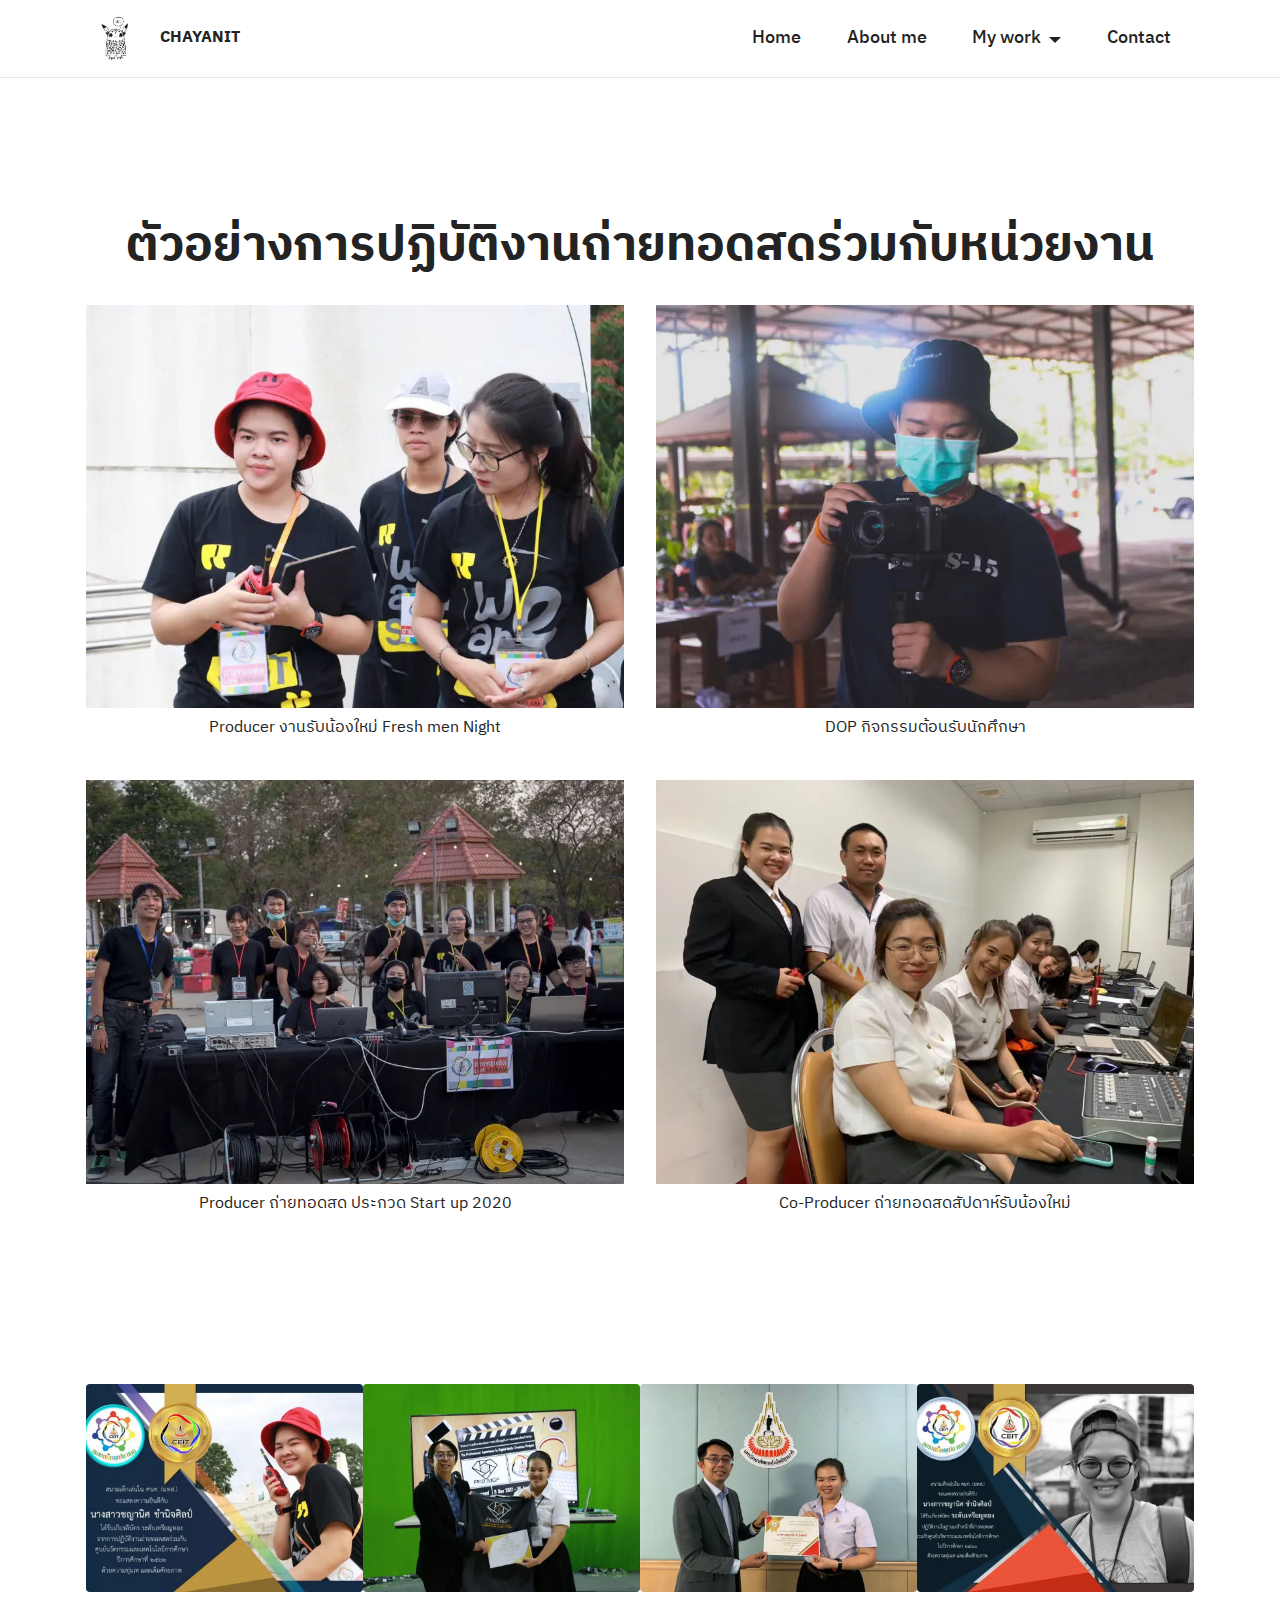
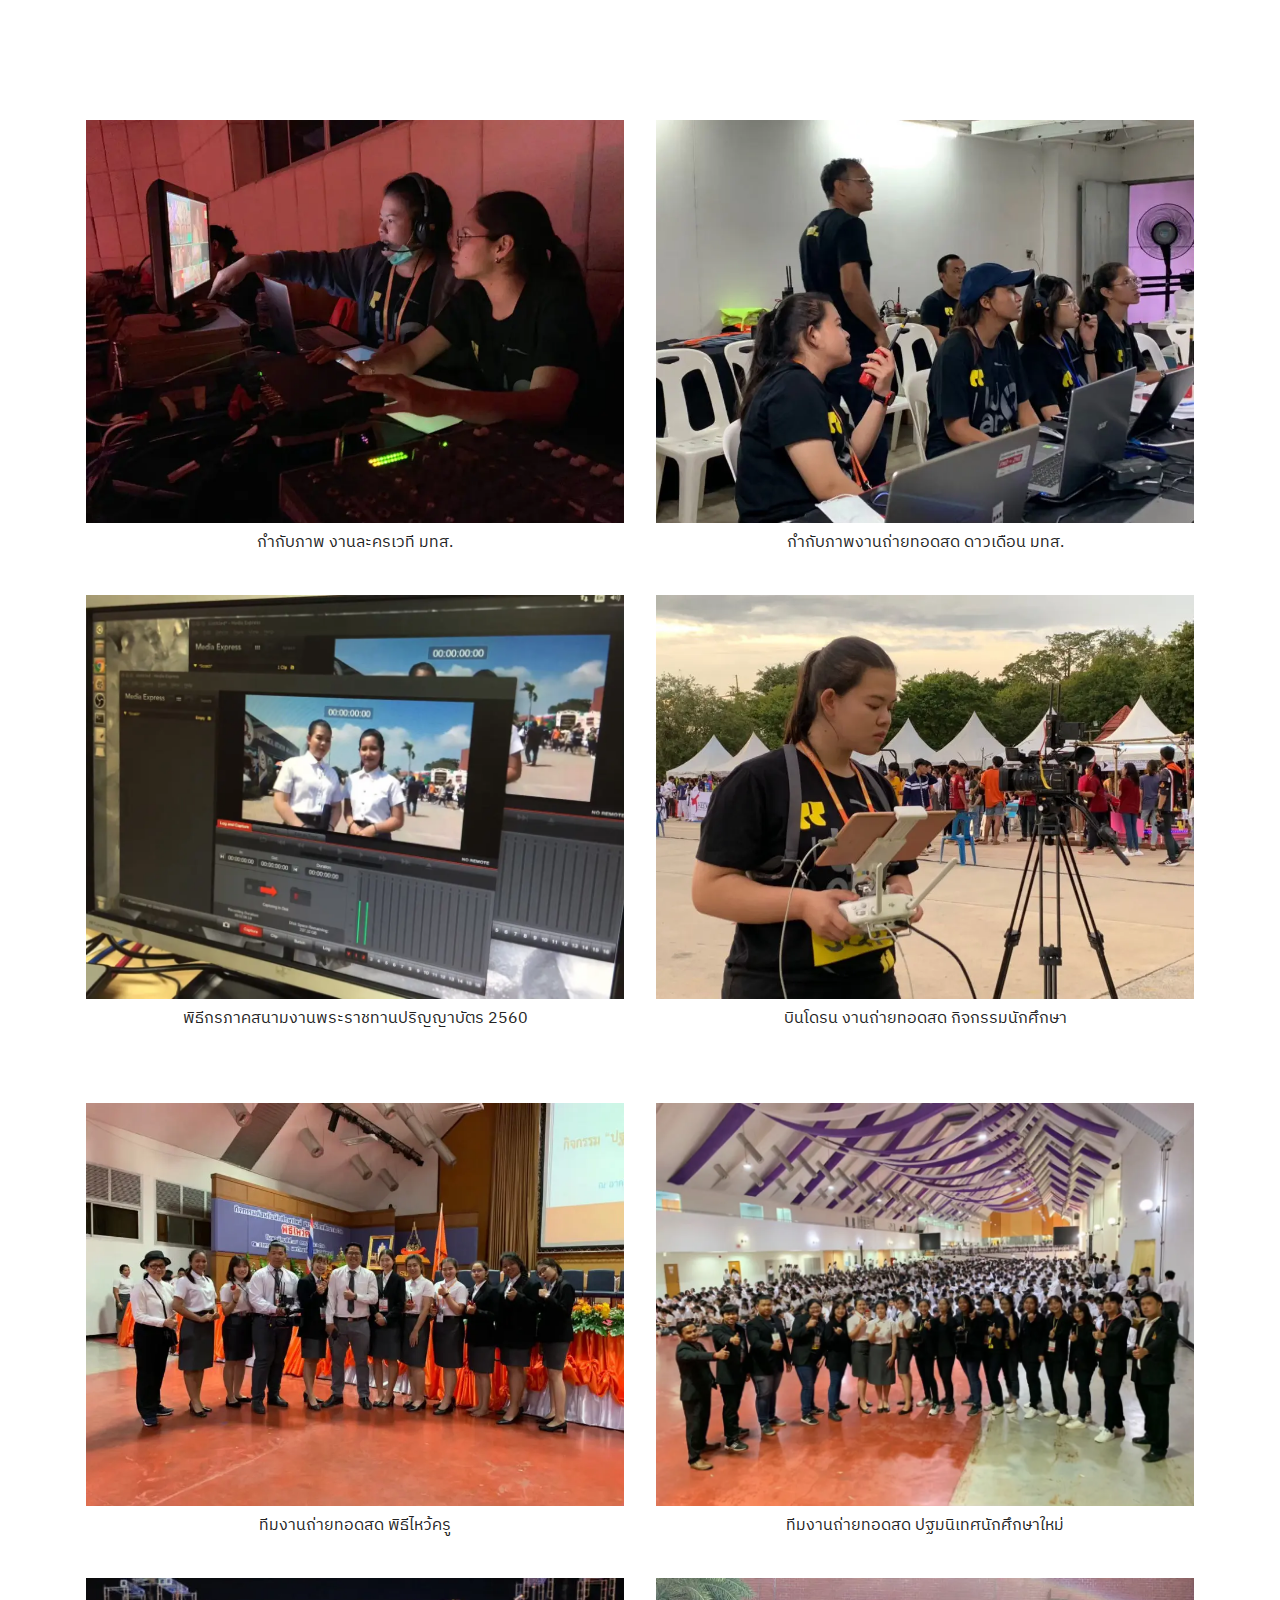
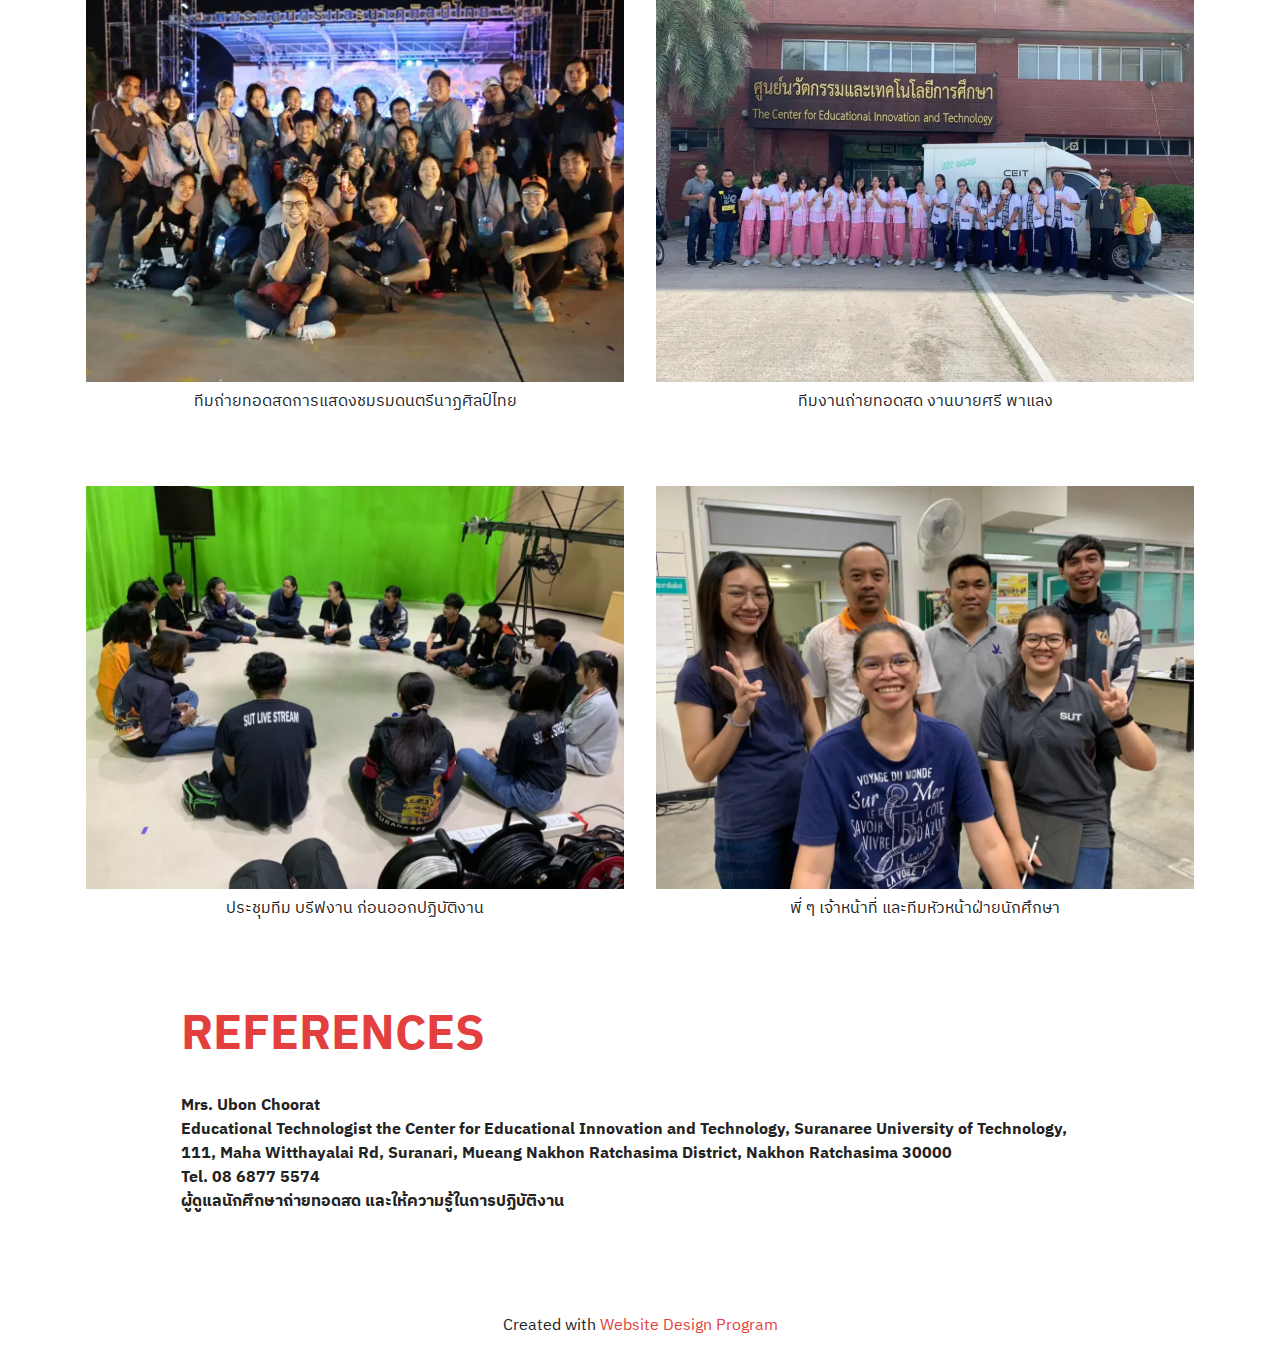
<file: page3.html>
<!DOCTYPE html>
<html  >
<head>
  <!-- Site made with Mobirise Website Builder v5.8.14, https://mobirise.com -->
  <meta charset="UTF-8">
  <meta http-equiv="X-UA-Compatible" content="IE=edge">
  <meta name="generator" content="Mobirise v5.8.14, mobirise.com">
  <meta name="viewport" content="width=device-width, initial-scale=1, minimum-scale=1">
  <link rel="shortcut icon" href="assets/images/mbr-199x199.png" type="image/x-icon">
  <meta name="description" content="">
  
  
  <title>Work with SUT</title>
  <link rel="stylesheet" href="assets/web/assets/mobirise-icons2/mobirise2.css">
  <link rel="stylesheet" href="assets/bootstrap/css/bootstrap.min.css">
  <link rel="stylesheet" href="assets/bootstrap/css/bootstrap-grid.min.css">
  <link rel="stylesheet" href="assets/bootstrap/css/bootstrap-reboot.min.css">
  <link rel="stylesheet" href="assets/dropdown/css/style.css">
  <link rel="stylesheet" href="assets/socicon/css/styles.css">
  <link rel="stylesheet" href="assets/theme/css/style.css">
  <link rel="preload" href="https://fonts.googleapis.com/css?family=IBM+Plex+Sans+Thai:100,200,300,400,500,600,700&display=swap" as="style" onload="this.onload=null;this.rel='stylesheet'">
  <noscript><link rel="stylesheet" href="https://fonts.googleapis.com/css?family=IBM+Plex+Sans+Thai:100,200,300,400,500,600,700&display=swap"></noscript>
  <link rel="preload" as="style" href="assets/mobirise/css/mbr-additional.css"><link rel="stylesheet" href="assets/mobirise/css/mbr-additional.css" type="text/css">

  
  
  
</head>
<body>
  
  <section data-bs-version="5.1" class="menu cid-s48OLK6784" once="menu" id="menu1-1i">
    
    <nav class="navbar navbar-dropdown navbar-fixed-top navbar-expand-lg">
        <div class="container">
            <div class="navbar-brand">
                <span class="navbar-logo">
                    <a href="index.html#top">
                        <img src="assets/images/mbr-199x199.webp" alt="" style="height: 3.8rem;">
                    </a>
                </span>
                <span class="navbar-caption-wrap"><a class="navbar-caption text-black text-primary display-7" href="index.html#top">CHAYANIT</a></span>
            </div>
            <button class="navbar-toggler" type="button" data-toggle="collapse" data-bs-toggle="collapse" data-target="#navbarSupportedContent" data-bs-target="#navbarSupportedContent" aria-controls="navbarNavAltMarkup" aria-expanded="false" aria-label="Toggle navigation">
                <div class="hamburger">
                    <span></span>
                    <span></span>
                    <span></span>
                    <span></span>
                </div>
            </button>
            <div class="collapse navbar-collapse" id="navbarSupportedContent">
                <ul class="navbar-nav nav-dropdown nav-right" data-app-modern-menu="true"><li class="nav-item"><a class="nav-link link text-black text-primary display-4" href="index.html#features17-x">Home</a></li><li class="nav-item"><a class="nav-link link text-black text-primary display-4" href="index.html#image1-19">About me</a></li><li class="nav-item dropdown"><a class="nav-link link text-black text-primary dropdown-toggle show display-4" href="page2.html#video4-1b" data-toggle="dropdown-submenu" data-bs-toggle="dropdown" data-bs-auto-close="outside" aria-expanded="true">My work</a><div class="dropdown-menu show" aria-labelledby="dropdown-780" data-bs-popper="none"><a class="text-black text-primary dropdown-item display-4" href="page2.html#video4-1b">2022 - Present</a><a class="text-black text-primary dropdown-item display-4" href="page3.html">2018 - 2021</a><a class="text-black text-primary show dropdown-item display-4" href="page4.html#header2-1t">Previous project</a></div></li><li class="nav-item"><a class="nav-link link text-black text-primary display-4" href="index.html#contacts2-z">Contact</a></li></ul>
                
                
            </div>
        </div>
    </nav>

</section>

<section data-bs-version="5.1" class="gallery4 mbr-gallery cid-tIsD8Eem5n" id="gallery4-1x">
    

    
    

    <div class="container">
        <div class="mbr-section-head">
            <h3 class="mbr-section-title mbr-fonts-style align-center m-0 display-2"><strong>ตัวอย่างการปฏิบัติงานถ่ายทอดสดร่วมกับหน่วยงาน</strong></h3>
            
        </div>
        <div class="row mbr-gallery mt-4">
            <div class="col-12 col-md-6 col-lg-6 item gallery-image">
                <div class="item-wrapper" data-toggle="modal" data-bs-toggle="modal" data-target="#tJiOQHBs0R-modal" data-bs-target="#tJiOQHBs0R-modal">
                    <img class="w-100" src="assets/images/line-album-resume-230623-2-928x618.webp" alt="Mobirise Website Builder" data-slide-to="0" data-bs-slide-to="0" data-target="#lb-tJiOQHBs0R" data-bs-target="#lb-tJiOQHBs0R">
                    <div class="icon-wrapper">
                        <span class="mobi-mbri mobi-mbri-search mbr-iconfont mbr-iconfont-btn"></span>
                    </div>
                </div>
                <h6 class="mbr-item-subtitle mbr-fonts-style align-center mb-2 mt-2 display-7">Producer งานรับน้องใหม่ Fresh men Night</h6>
            </div>
            <div class="col-12 col-md-6 col-lg-6 item gallery-image">
                <div class="item-wrapper" data-toggle="modal" data-bs-toggle="modal" data-target="#tJiOQHBs0R-modal" data-bs-target="#tJiOQHBs0R-modal">
                    <img class="w-100" src="assets/images/line-album-resume-230623-928x618.webp" alt="Mobirise Website Builder" data-slide-to="1" data-bs-slide-to="1" data-target="#lb-tJiOQHBs0R" data-bs-target="#lb-tJiOQHBs0R">
                    <div class="icon-wrapper">
                        <span class="mobi-mbri mobi-mbri-search mbr-iconfont mbr-iconfont-btn"></span>
                    </div>
                </div>
                <h6 class="mbr-item-subtitle mbr-fonts-style align-center mb-2 mt-2 display-7">DOP กิจกรรมต้อนรับนักศึกษา</h6>
            </div>
            <div class="col-12 col-md-6 col-lg-6 item gallery-image">
                <div class="item-wrapper" data-toggle="modal" data-bs-toggle="modal" data-target="#tJiOQHBs0R-modal" data-bs-target="#tJiOQHBs0R-modal">
                    <img class="w-100" src="assets/images/line-album-resume-230623-3-928x618.webp" alt="Mobirise Website Builder" data-slide-to="2" data-bs-slide-to="2" data-target="#lb-tJiOQHBs0R" data-bs-target="#lb-tJiOQHBs0R">
                    <div class="icon-wrapper">
                        <span class="mobi-mbri mobi-mbri-search mbr-iconfont mbr-iconfont-btn"></span>
                    </div>
                </div>
                <h6 class="mbr-item-subtitle mbr-fonts-style align-center mb-2 mt-2 display-7">Producer ถ่ายทอดสด ประกวด Start up 2020</h6>
            </div>
            <div class="col-12 col-md-6 col-lg-6 item gallery-image">
                <div class="item-wrapper" data-toggle="modal" data-bs-toggle="modal" data-target="#tJiOQHBs0R-modal" data-bs-target="#tJiOQHBs0R-modal">
                    <img class="w-100" src="assets/images/line-album-resume-230623-5-928x696.webp" alt="Mobirise Website Builder" data-slide-to="3" data-bs-slide-to="3" data-target="#lb-tJiOQHBs0R" data-bs-target="#lb-tJiOQHBs0R">
                    <div class="icon-wrapper">
                        <span class="mobi-mbri mobi-mbri-search mbr-iconfont mbr-iconfont-btn"></span>
                    </div>
                </div>
                <h6 class="mbr-item-subtitle mbr-fonts-style align-center mb-2 mt-2 display-7">Co-Producer ถ่ายทอดสดสัปดาห์รับน้องใหม่</h6>
            </div>
        </div>

        <div class="modal mbr-slider" tabindex="-1" role="dialog" aria-hidden="true" id="tJiOQHBs0R-modal">
            <div class="modal-dialog" role="document">
                <div class="modal-content">
                    <div class="modal-body">
                        <div class="carousel slide" id="lb-tJiOQHBs0R" data-interval="5000" data-bs-interval="5000">
                            <div class="carousel-inner">
                                <div class="carousel-item active">
                                    <img class="d-block w-100" src="assets/images/line-album-resume-230623-2-928x618.webp" alt="Mobirise Website Builder">
                                </div>
                                <div class="carousel-item">
                                    <img class="d-block w-100" src="assets/images/line-album-resume-230623-928x618.webp" alt="Mobirise Website Builder">
                                </div>
                                <div class="carousel-item">
                                    <img class="d-block w-100" src="assets/images/line-album-resume-230623-3-928x618.webp" alt="Mobirise Website Builder">
                                </div>
                                <div class="carousel-item">
                                    <img class="d-block w-100" src="assets/images/line-album-resume-230623-5-928x696.webp" alt="Mobirise Website Builder">
                                </div>
                            </div>
                            <ol class="carousel-indicators">
                                <li data-slide-to="0" data-bs-slide-to="0" class="active" data-target="#lb-tJiOQHBs0R" data-bs-target="#lb-tJiOQHBs0R"></li>
                                <li data-slide-to="1" data-bs-slide-to="1" data-target="#lb-tJiOQHBs0R" data-bs-target="#lb-tJiOQHBs0R"></li>
                                <li data-slide-to="2" data-bs-slide-to="2" data-target="#lb-tJiOQHBs0R" data-bs-target="#lb-tJiOQHBs0R"></li>
                                <li data-slide-to="3" data-bs-slide-to="3" data-target="#lb-tJiOQHBs0R" data-bs-target="#lb-tJiOQHBs0R"></li>
                            </ol>
                            <a role="button" href="" class="close" data-dismiss="modal" data-bs-dismiss="modal" aria-label="Close">
                            </a>
                            <a class="carousel-control-prev carousel-control" role="button" data-slide="prev" data-bs-slide="prev" href="#lb-tJiOQHBs0R">
                                <span class="mobi-mbri mobi-mbri-arrow-prev" aria-hidden="true"></span>
                                <span class="sr-only visually-hidden">Previous</span>
                            </a>
                            <a class="carousel-control-next carousel-control" role="button" data-slide="next" data-bs-slide="next" href="#lb-tJiOQHBs0R">
                                <span class="mobi-mbri mobi-mbri-arrow-next" aria-hidden="true"></span>
                                <span class="sr-only visually-hidden">Next</span>
                            </a>
                        </div>
                    </div>
                </div>
            </div>
        </div>
    </div>
</section>

<section data-bs-version="5.1" class="gallery1 cid-tIsDbI6LBq" id="gallery1-1y">
    
    
    <div class="container">
        
        <div class="row mt-4">
            <div class="item features-image сol-12 col-md-6 col-lg-3 active">
                <div class="item-wrapper">
                    <div class="item-img">
                        <img src="assets/images/line-album-230626-928x642.webp" alt="Mobirise Website Builder">
                    </div>
                    
                    
                </div>
            </div>
            
            <div class="item features-image сol-12 col-md-6 col-lg-3">
                <div class="item-wrapper">
                    <div class="item-img">
                        <img src="assets/images/line-album-canon19062561-230626-928x619.webp" alt="Mobirise Website Builder" data-slide-to="1" data-bs-slide-to="1">
                    </div>
                    
                    
                </div>
            </div><div class="item features-image сol-12 col-md-6 col-lg-3">
                <div class="item-wrapper">
                    <div class="item-img">
                        <img src="assets/images/line-album611-928x696.webp" alt="Mobirise Website Builder" data-slide-to="2" data-bs-slide-to="2">
                    </div>
                    
                    
                </div>
            </div>
            <div class="item features-image сol-12 col-md-6 col-lg-3">
                <div class="item-wrapper">
                    <div class="item-img">
                        <img src="assets/images/line-album61-928x642.webp" alt="Mobirise Website Builder" title="">
                    </div>
                    
                    
                </div>
            </div>
        </div>
    </div>
</section>

<section data-bs-version="5.1" class="gallery4 mbr-gallery cid-tIsDO55Eli" id="gallery4-20">
    

    
    

    <div class="container">
        
        <div class="row mbr-gallery mt-4">
            <div class="col-12 col-md-6 col-lg-6 item gallery-image">
                <div class="item-wrapper" data-toggle="modal" data-bs-toggle="modal" data-target="#tJiOQJ0mcC-modal" data-bs-target="#tJiOQJ0mcC-modal">
                    <img class="w-100" src="assets/images/line-album-resume-230628-928x696.webp" alt="Mobirise Website Builder" data-slide-to="0" data-bs-slide-to="0" data-target="#lb-tJiOQJ0mcC" data-bs-target="#lb-tJiOQJ0mcC">
                    <div class="icon-wrapper">
                        <span class="mobi-mbri mobi-mbri-search mbr-iconfont mbr-iconfont-btn"></span>
                    </div>
                </div>
                <h6 class="mbr-item-subtitle mbr-fonts-style align-center mb-2 mt-2 display-7">กำกับภาพ งานละครเวที มทส.</h6>
            </div>
            <div class="col-12 col-md-6 col-lg-6 item gallery-image">
                <div class="item-wrapper" data-toggle="modal" data-bs-toggle="modal" data-target="#tJiOQJ0mcC-modal" data-bs-target="#tJiOQJ0mcC-modal">
                    <img class="w-100" src="assets/images/line-album-resume-230623-4-928x696.webp" alt="Mobirise Website Builder" data-slide-to="1" data-bs-slide-to="1" data-target="#lb-tJiOQJ0mcC" data-bs-target="#lb-tJiOQJ0mcC">
                    <div class="icon-wrapper">
                        <span class="mobi-mbri mobi-mbri-search mbr-iconfont mbr-iconfont-btn"></span>
                    </div>
                </div>
                <h6 class="mbr-item-subtitle mbr-fonts-style align-center mb-2 mt-2 display-7">กำกับภาพงานถ่ายทอดสด ดาวเดือน มทส.</h6>
            </div>
            <div class="col-12 col-md-6 col-lg-6 item gallery-image">
                <div class="item-wrapper" data-toggle="modal" data-bs-toggle="modal" data-target="#tJiOQJ0mcC-modal" data-bs-target="#tJiOQJ0mcC-modal">
                    <img class="w-100" src="assets/images/line-album-resume-230628-6-1108x831.webp" alt="Mobirise Website Builder" data-slide-to="2" data-bs-slide-to="2" data-target="#lb-tJiOQJ0mcC" data-bs-target="#lb-tJiOQJ0mcC">
                    <div class="icon-wrapper">
                        <span class="mobi-mbri mobi-mbri-search mbr-iconfont mbr-iconfont-btn"></span>
                    </div>
                </div>
                <h6 class="mbr-item-subtitle mbr-fonts-style align-center mb-2 mt-2 display-7">พิธีกรภาคสนามงานพระราชทานปริญญาบัตร 2560<br></h6>
            </div>
            <div class="col-12 col-md-6 col-lg-6 item gallery-image">
                <div class="item-wrapper" data-toggle="modal" data-bs-toggle="modal" data-target="#tJiOQJ0mcC-modal" data-bs-target="#tJiOQJ0mcC-modal">
                    <img class="w-100" src="assets/images/line-album-resume-230628-3-928x696.webp" alt="Mobirise Website Builder" data-slide-to="3" data-bs-slide-to="3" data-target="#lb-tJiOQJ0mcC" data-bs-target="#lb-tJiOQJ0mcC">
                    <div class="icon-wrapper">
                        <span class="mobi-mbri mobi-mbri-search mbr-iconfont mbr-iconfont-btn"></span>
                    </div>
                </div>
                <h6 class="mbr-item-subtitle mbr-fonts-style align-center mb-2 mt-2 display-7">บินโดรน งานถ่ายทอดสด กิจกรรมนักศึกษา</h6>
            </div>
        </div>

        <div class="modal mbr-slider" tabindex="-1" role="dialog" aria-hidden="true" id="tJiOQJ0mcC-modal">
            <div class="modal-dialog" role="document">
                <div class="modal-content">
                    <div class="modal-body">
                        <div class="carousel slide" id="lb-tJiOQJ0mcC" data-interval="5000" data-bs-interval="5000">
                            <div class="carousel-inner">
                                <div class="carousel-item active">
                                    <img class="d-block w-100" src="assets/images/line-album-resume-230628-928x696.webp" alt="Mobirise Website Builder">
                                </div>
                                <div class="carousel-item">
                                    <img class="d-block w-100" src="assets/images/line-album-resume-230623-4-928x696.webp" alt="Mobirise Website Builder">
                                </div>
                                <div class="carousel-item">
                                    <img class="d-block w-100" src="assets/images/line-album-resume-230628-6-1108x831.webp" alt="Mobirise Website Builder">
                                </div>
                                <div class="carousel-item">
                                    <img class="d-block w-100" src="assets/images/line-album-resume-230628-3-928x696.webp" alt="Mobirise Website Builder">
                                </div>
                            </div>
                            <ol class="carousel-indicators">
                                <li data-slide-to="0" data-bs-slide-to="0" class="active" data-target="#lb-tJiOQJ0mcC" data-bs-target="#lb-tJiOQJ0mcC"></li>
                                <li data-slide-to="1" data-bs-slide-to="1" data-target="#lb-tJiOQJ0mcC" data-bs-target="#lb-tJiOQJ0mcC"></li>
                                <li data-slide-to="2" data-bs-slide-to="2" data-target="#lb-tJiOQJ0mcC" data-bs-target="#lb-tJiOQJ0mcC"></li>
                                <li data-slide-to="3" data-bs-slide-to="3" data-target="#lb-tJiOQJ0mcC" data-bs-target="#lb-tJiOQJ0mcC"></li>
                            </ol>
                            <a role="button" href="" class="close" data-dismiss="modal" data-bs-dismiss="modal" aria-label="Close">
                            </a>
                            <a class="carousel-control-prev carousel-control" role="button" data-slide="prev" data-bs-slide="prev" href="#lb-tJiOQJ0mcC">
                                <span class="mobi-mbri mobi-mbri-arrow-prev" aria-hidden="true"></span>
                                <span class="sr-only visually-hidden">Previous</span>
                            </a>
                            <a class="carousel-control-next carousel-control" role="button" data-slide="next" data-bs-slide="next" href="#lb-tJiOQJ0mcC">
                                <span class="mobi-mbri mobi-mbri-arrow-next" aria-hidden="true"></span>
                                <span class="sr-only visually-hidden">Next</span>
                            </a>
                        </div>
                    </div>
                </div>
            </div>
        </div>
    </div>
</section>

<section data-bs-version="5.1" class="gallery4 mbr-gallery cid-tIsDNttZH9" id="gallery4-1z">
    

    
    

    <div class="container">
        
        <div class="row mbr-gallery mt-4">
            <div class="col-12 col-md-6 col-lg-6 item gallery-image">
                <div class="item-wrapper" data-toggle="modal" data-bs-toggle="modal" data-target="#tJiOQJP0R0-modal" data-bs-target="#tJiOQJP0R0-modal">
                    <img class="w-100" src="assets/images/line-album-resume-230628-4-928x696.webp" alt="Mobirise Website Builder" data-slide-to="0" data-bs-slide-to="0" data-target="#lb-tJiOQJP0R0" data-bs-target="#lb-tJiOQJP0R0">
                    <div class="icon-wrapper">
                        <span class="mobi-mbri mobi-mbri-search mbr-iconfont mbr-iconfont-btn"></span>
                    </div>
                </div>
                <h6 class="mbr-item-subtitle mbr-fonts-style align-center mb-2 mt-2 display-7">ทีมงานถ่ายทอดสด พิธีไหว้ครู</h6>
            </div>
            <div class="col-12 col-md-6 col-lg-6 item gallery-image">
                <div class="item-wrapper" data-toggle="modal" data-bs-toggle="modal" data-target="#tJiOQJP0R0-modal" data-bs-target="#tJiOQJP0R0-modal">
                    <img class="w-100" src="assets/images/line-album-230628-3-1108x831.webp" alt="Mobirise Website Builder" data-slide-to="1" data-bs-slide-to="1" data-target="#lb-tJiOQJP0R0" data-bs-target="#lb-tJiOQJP0R0">
                    <div class="icon-wrapper">
                        <span class="mobi-mbri mobi-mbri-search mbr-iconfont mbr-iconfont-btn"></span>
                    </div>
                </div>
                <h6 class="mbr-item-subtitle mbr-fonts-style align-center mb-2 mt-2 display-7">ทีมงานถ่ายทอดสด ปฐมนิเทศนักศึกษาใหม่</h6>
            </div>
            <div class="col-12 col-md-6 col-lg-6 item gallery-image">
                <div class="item-wrapper" data-toggle="modal" data-bs-toggle="modal" data-target="#tJiOQJP0R0-modal" data-bs-target="#tJiOQJP0R0-modal">
                    <img class="w-100" src="assets/images/line-album-resume-230628-2-928x618.webp" alt="Mobirise Website Builder" data-slide-to="2" data-bs-slide-to="2" data-target="#lb-tJiOQJP0R0" data-bs-target="#lb-tJiOQJP0R0">
                    <div class="icon-wrapper">
                        <span class="mobi-mbri mobi-mbri-search mbr-iconfont mbr-iconfont-btn"></span>
                    </div>
                </div>
                <h6 class="mbr-item-subtitle mbr-fonts-style align-center mb-2 mt-2 display-7">ทีมถ่ายทอดสดการแสดงชมรมดนตรีนาฏศิลป์ไทย</h6>
            </div>
            <div class="col-12 col-md-6 col-lg-6 item gallery-image">
                <div class="item-wrapper" data-toggle="modal" data-bs-toggle="modal" data-target="#tJiOQJP0R0-modal" data-bs-target="#tJiOQJP0R0-modal">
                    <img class="w-100" src="assets/images/line-album-230628-2-928x696.webp" alt="Mobirise Website Builder" data-slide-to="3" data-bs-slide-to="3" data-target="#lb-tJiOQJP0R0" data-bs-target="#lb-tJiOQJP0R0">
                    <div class="icon-wrapper">
                        <span class="mobi-mbri mobi-mbri-search mbr-iconfont mbr-iconfont-btn"></span>
                    </div>
                </div>
                <h6 class="mbr-item-subtitle mbr-fonts-style align-center mb-2 mt-2 display-7">ทีมงานถ่ายทอดสด งานบายศรี พาแลง</h6>
            </div>
        </div>

        <div class="modal mbr-slider" tabindex="-1" role="dialog" aria-hidden="true" id="tJiOQJP0R0-modal">
            <div class="modal-dialog" role="document">
                <div class="modal-content">
                    <div class="modal-body">
                        <div class="carousel slide" id="lb-tJiOQJP0R0" data-interval="5000" data-bs-interval="5000">
                            <div class="carousel-inner">
                                <div class="carousel-item active">
                                    <img class="d-block w-100" src="assets/images/line-album-resume-230628-4-928x696.webp" alt="Mobirise Website Builder">
                                </div>
                                <div class="carousel-item">
                                    <img class="d-block w-100" src="assets/images/line-album-230628-3-1108x831.webp" alt="Mobirise Website Builder">
                                </div>
                                <div class="carousel-item">
                                    <img class="d-block w-100" src="assets/images/line-album-resume-230628-2-928x618.webp" alt="Mobirise Website Builder">
                                </div>
                                <div class="carousel-item">
                                    <img class="d-block w-100" src="assets/images/line-album-230628-2-928x696.webp" alt="Mobirise Website Builder">
                                </div>
                            </div>
                            <ol class="carousel-indicators">
                                <li data-slide-to="0" data-bs-slide-to="0" class="active" data-target="#lb-tJiOQJP0R0" data-bs-target="#lb-tJiOQJP0R0"></li>
                                <li data-slide-to="1" data-bs-slide-to="1" data-target="#lb-tJiOQJP0R0" data-bs-target="#lb-tJiOQJP0R0"></li>
                                <li data-slide-to="2" data-bs-slide-to="2" data-target="#lb-tJiOQJP0R0" data-bs-target="#lb-tJiOQJP0R0"></li>
                                <li data-slide-to="3" data-bs-slide-to="3" data-target="#lb-tJiOQJP0R0" data-bs-target="#lb-tJiOQJP0R0"></li>
                            </ol>
                            <a role="button" href="" class="close" data-dismiss="modal" data-bs-dismiss="modal" aria-label="Close">
                            </a>
                            <a class="carousel-control-prev carousel-control" role="button" data-slide="prev" data-bs-slide="prev" href="#lb-tJiOQJP0R0">
                                <span class="mobi-mbri mobi-mbri-arrow-prev" aria-hidden="true"></span>
                                <span class="sr-only visually-hidden">Previous</span>
                            </a>
                            <a class="carousel-control-next carousel-control" role="button" data-slide="next" data-bs-slide="next" href="#lb-tJiOQJP0R0">
                                <span class="mobi-mbri mobi-mbri-arrow-next" aria-hidden="true"></span>
                                <span class="sr-only visually-hidden">Next</span>
                            </a>
                        </div>
                    </div>
                </div>
            </div>
        </div>
    </div>
</section>

<section data-bs-version="5.1" class="gallery4 mbr-gallery cid-tIsKr7cdZq" id="gallery4-21">
    

    
    

    <div class="container">
        
        <div class="row mbr-gallery mt-4">
            <div class="col-12 col-md-6 col-lg-6 item gallery-image">
                <div class="item-wrapper" data-toggle="modal" data-bs-toggle="modal" data-target="#tJiOQKCUEp-modal" data-bs-target="#tJiOQKCUEp-modal">
                    <img class="w-100" src="assets/images/line-album-230628-1108x831.webp" alt="Mobirise Website Builder" data-slide-to="0" data-bs-slide-to="0" data-target="#lb-tJiOQKCUEp" data-bs-target="#lb-tJiOQKCUEp">
                    <div class="icon-wrapper">
                        <span class="mobi-mbri mobi-mbri-search mbr-iconfont mbr-iconfont-btn"></span>
                    </div>
                </div>
                <h6 class="mbr-item-subtitle mbr-fonts-style align-center mb-2 mt-2 display-7">ประชุมทีม บรีฟงาน ก่อนออกปฏิบัติงาน</h6>
            </div>
            <div class="col-12 col-md-6 col-lg-6 item gallery-image">
                <div class="item-wrapper" data-toggle="modal" data-bs-toggle="modal" data-target="#tJiOQKCUEp-modal" data-bs-target="#tJiOQKCUEp-modal">
                    <img class="w-100" src="assets/images/line-album-230628-1-1108x831.webp" alt="Mobirise Website Builder" data-slide-to="1" data-bs-slide-to="1" data-target="#lb-tJiOQKCUEp" data-bs-target="#lb-tJiOQKCUEp">
                    <div class="icon-wrapper">
                        <span class="mobi-mbri mobi-mbri-search mbr-iconfont mbr-iconfont-btn"></span>
                    </div>
                </div>
                <h6 class="mbr-item-subtitle mbr-fonts-style align-center mb-2 mt-2 display-7">พี่ ๆ เจ้าหน้าที่ และทีมหัวหน้าฝ่ายนักศึกษา</h6>
            </div>
            
            
        </div>

        <div class="modal mbr-slider" tabindex="-1" role="dialog" aria-hidden="true" id="tJiOQKCUEp-modal">
            <div class="modal-dialog" role="document">
                <div class="modal-content">
                    <div class="modal-body">
                        <div class="carousel slide" id="lb-tJiOQKCUEp" data-interval="5000" data-bs-interval="5000">
                            <div class="carousel-inner">
                                <div class="carousel-item active">
                                    <img class="d-block w-100" src="assets/images/line-album-230628-1108x831.webp" alt="Mobirise Website Builder">
                                </div>
                                <div class="carousel-item">
                                    <img class="d-block w-100" src="assets/images/line-album-230628-1-1108x831.webp" alt="Mobirise Website Builder">
                                </div>
                                
                                
                            </div>
                            <ol class="carousel-indicators">
                                <li data-slide-to="0" data-bs-slide-to="0" class="active" data-target="#lb-tJiOQKCUEp" data-bs-target="#lb-tJiOQKCUEp"></li>
                                <li data-slide-to="1" data-bs-slide-to="1" data-target="#lb-tJiOQKCUEp" data-bs-target="#lb-tJiOQKCUEp"></li>
                                
                                
                            </ol>
                            <a role="button" href="" class="close" data-dismiss="modal" data-bs-dismiss="modal" aria-label="Close">
                            </a>
                            <a class="carousel-control-prev carousel-control" role="button" data-slide="prev" data-bs-slide="prev" href="#lb-tJiOQKCUEp">
                                <span class="mobi-mbri mobi-mbri-arrow-prev" aria-hidden="true"></span>
                                <span class="sr-only visually-hidden">Previous</span>
                            </a>
                            <a class="carousel-control-next carousel-control" role="button" data-slide="next" data-bs-slide="next" href="#lb-tJiOQKCUEp">
                                <span class="mobi-mbri mobi-mbri-arrow-next" aria-hidden="true"></span>
                                <span class="sr-only visually-hidden">Next</span>
                            </a>
                        </div>
                    </div>
                </div>
            </div>
        </div>
    </div>
</section>

<section data-bs-version="5.1" class="content1 cid-tIsL3HWXwp" id="content1-22">
    
    <div class="container">
        <div class="row justify-content-center">
            <div class="title col-12 col-md-10">
                <h3 class="mbr-section-title mbr-fonts-style align-center mb-4 display-2"><strong>REFERENCES</strong></h3>
                <h4 class="mbr-section-subtitle align-center mbr-fonts-style mb-4 display-5"><div><strong>Mrs. Ubon Choorat</strong></div><div><strong>Educational Technologist the Center for Educational Innovation and Technology, Suranaree University of Technology,<br>111, Maha Witthayalai Rd, Suranari, Mueang Nakhon Ratchasima District, Nakhon Ratchasima 30000 <br>Tel. 08 6877 5574<br>ผู้ดูแลนักศึกษาถ่ายทอดสด และให้ความรู้ในการปฏิบัติงาน</strong></div></h4>
                
            </div>
        </div>
    </div>
</section><section class="display-7" style="padding: 0;align-items: center;justify-content: center;flex-wrap: wrap;    align-content: center;display: flex;position: relative;height: 4rem;"><a href="https://mobiri.se/1575482" style="flex: 1 1;height: 4rem;position: absolute;width: 100%;z-index: 1;"><img alt="" style="height: 4rem;" src="[data-uri]"></a><p style="margin: 0;text-align: center;" class="display-7">Created with &#8204;</p><a style="z-index:1" href="https://mobirise.com/builder/web-design-program.html">Website Design Program</a></section><script src="assets/bootstrap/js/bootstrap.bundle.min.js"></script>  <script src="assets/smoothscroll/smooth-scroll.js"></script>  <script src="assets/ytplayer/index.js"></script>  <script src="assets/dropdown/js/navbar-dropdown.js"></script>  <script src="assets/theme/js/script.js"></script>  
  
  
 <div id="scrollToTop" class="scrollToTop mbr-arrow-up"><a style="text-align: center;"><i class="mbr-arrow-up-icon mbr-arrow-up-icon-cm cm-icon cm-icon-smallarrow-up"></i></a></div>
  </body>
</html>
</file>
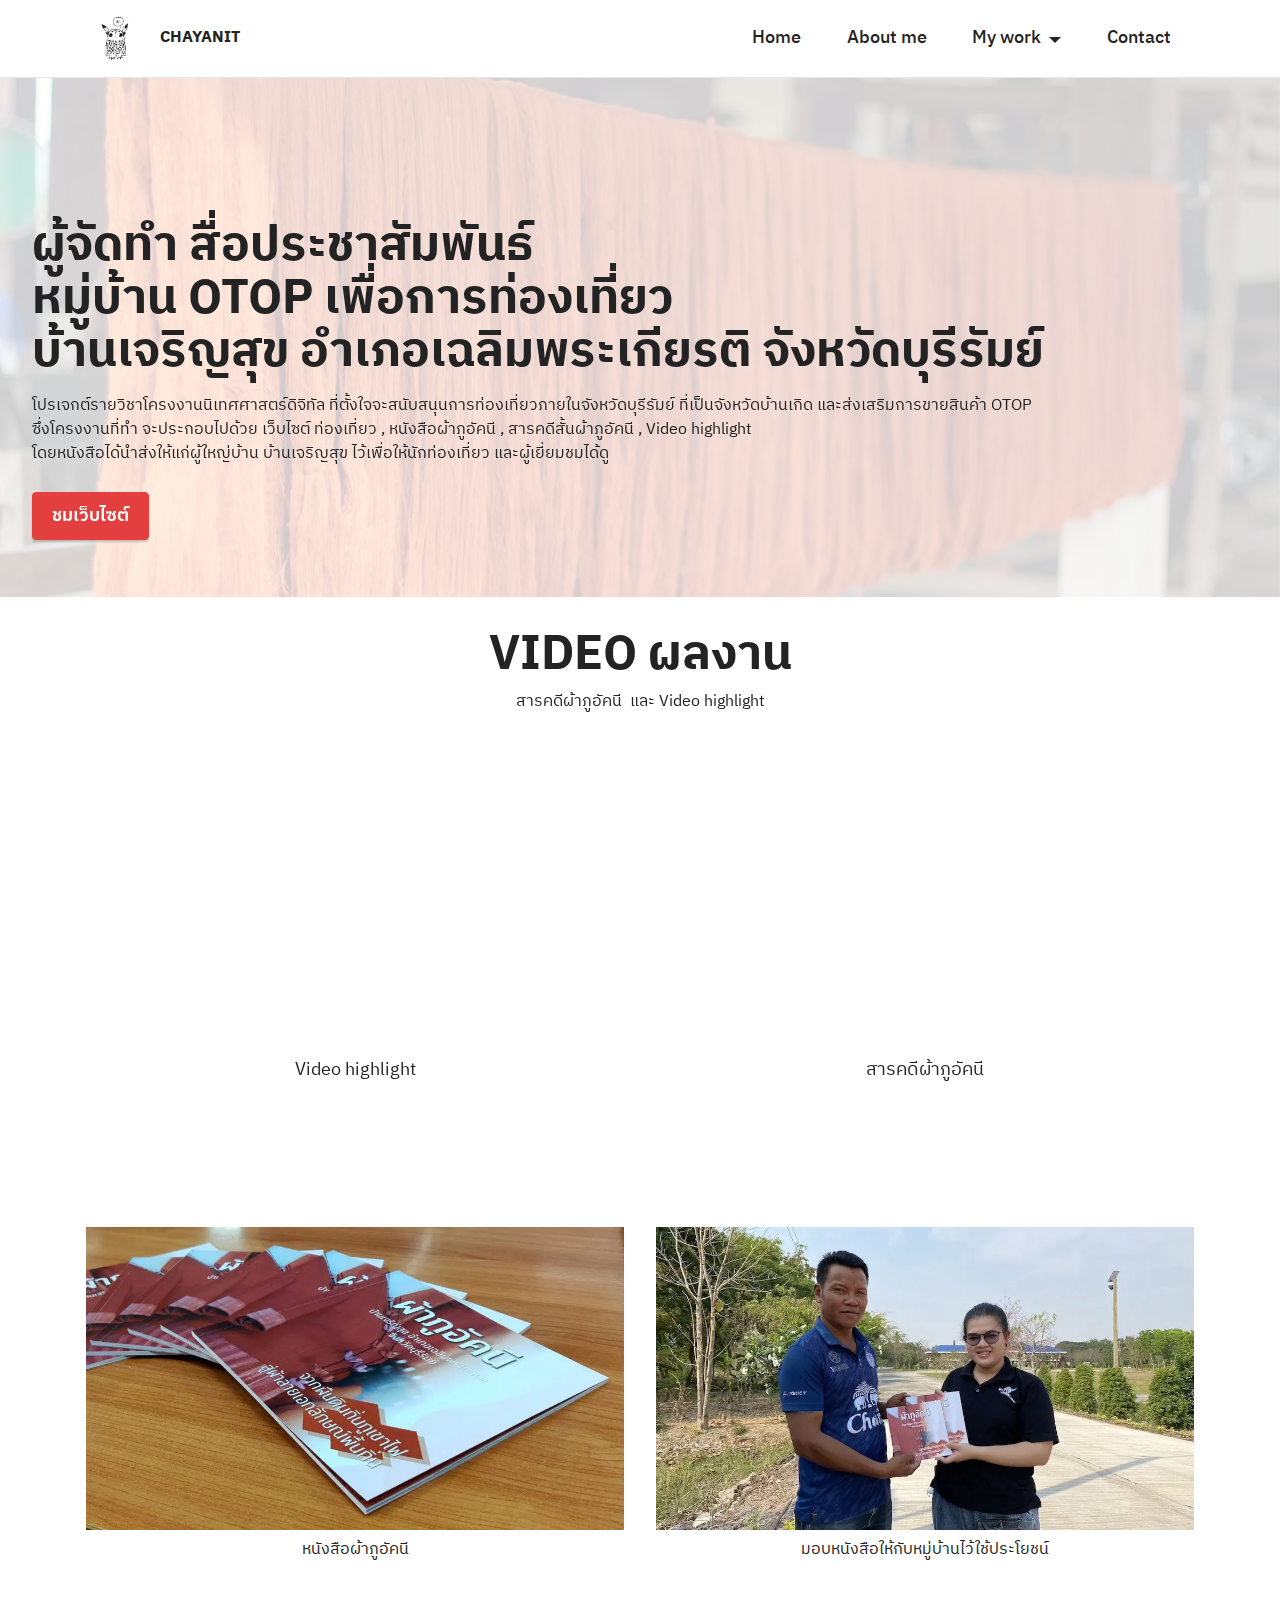
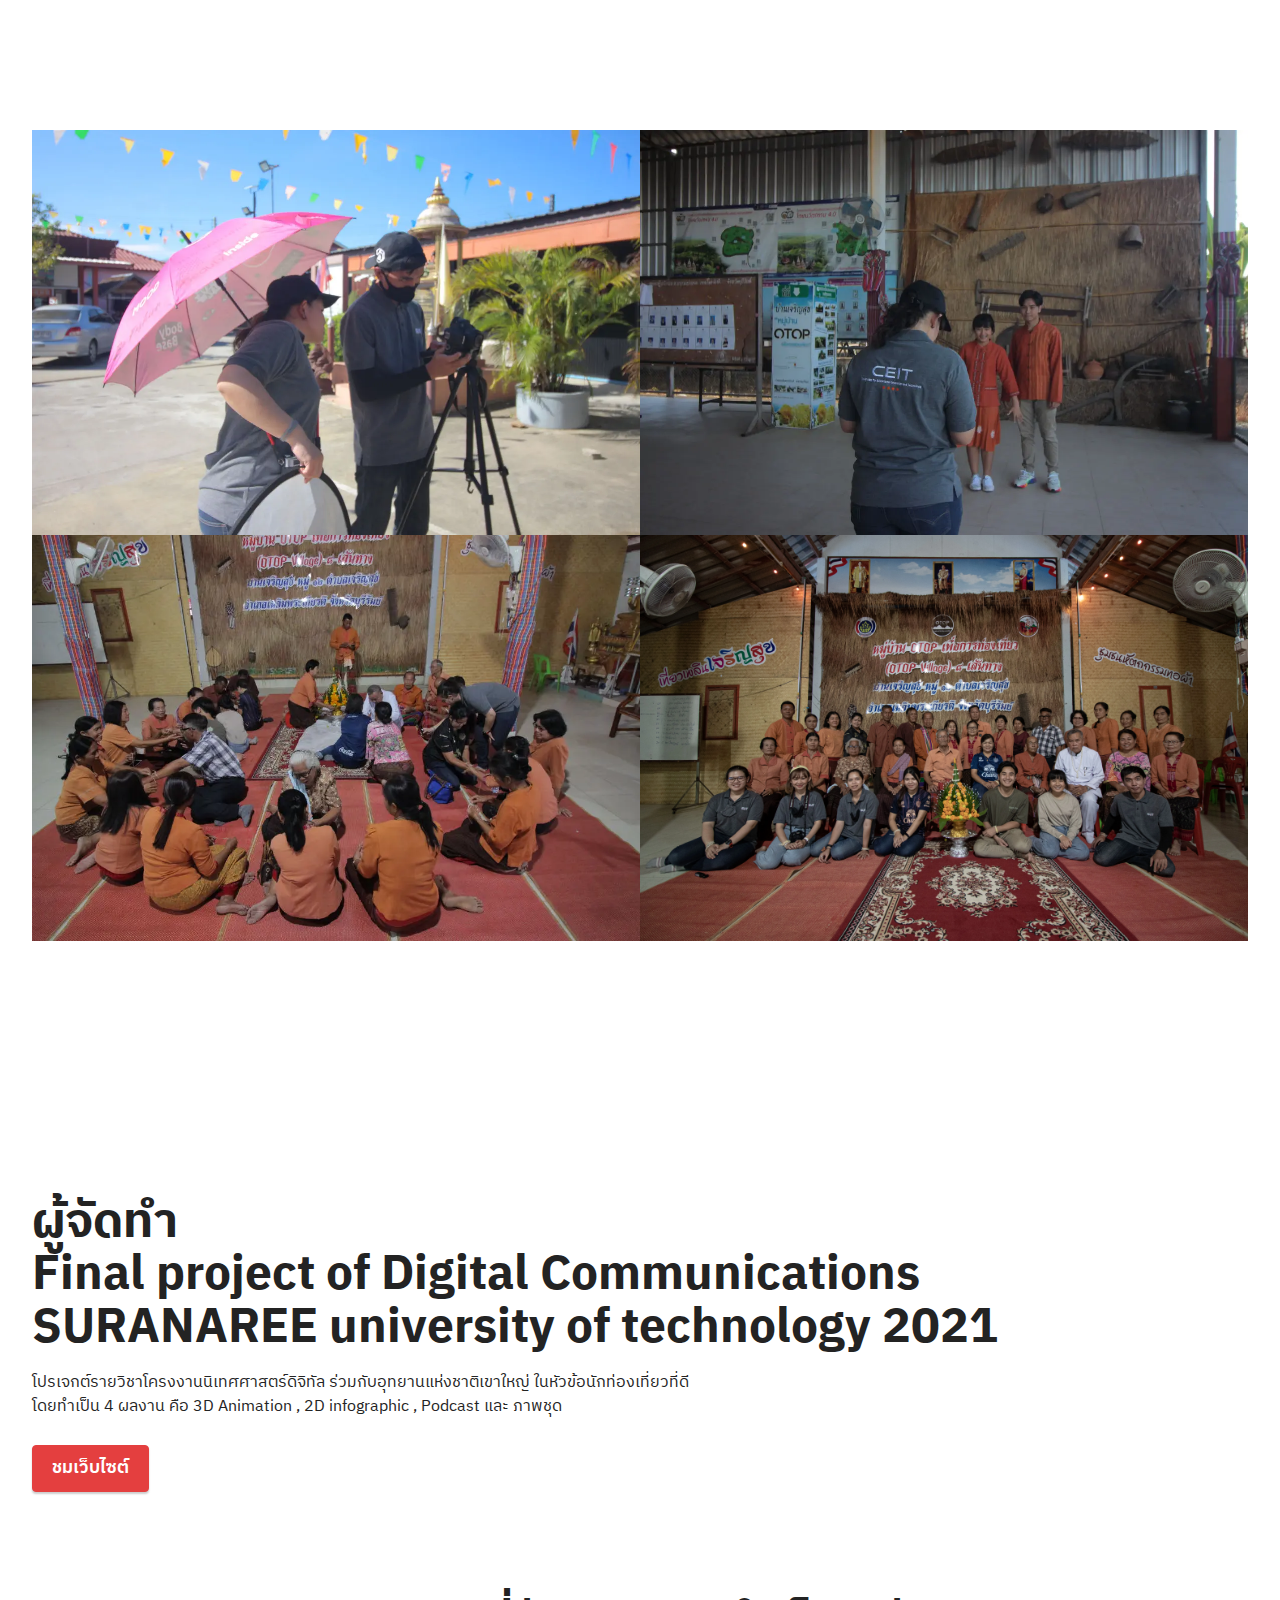
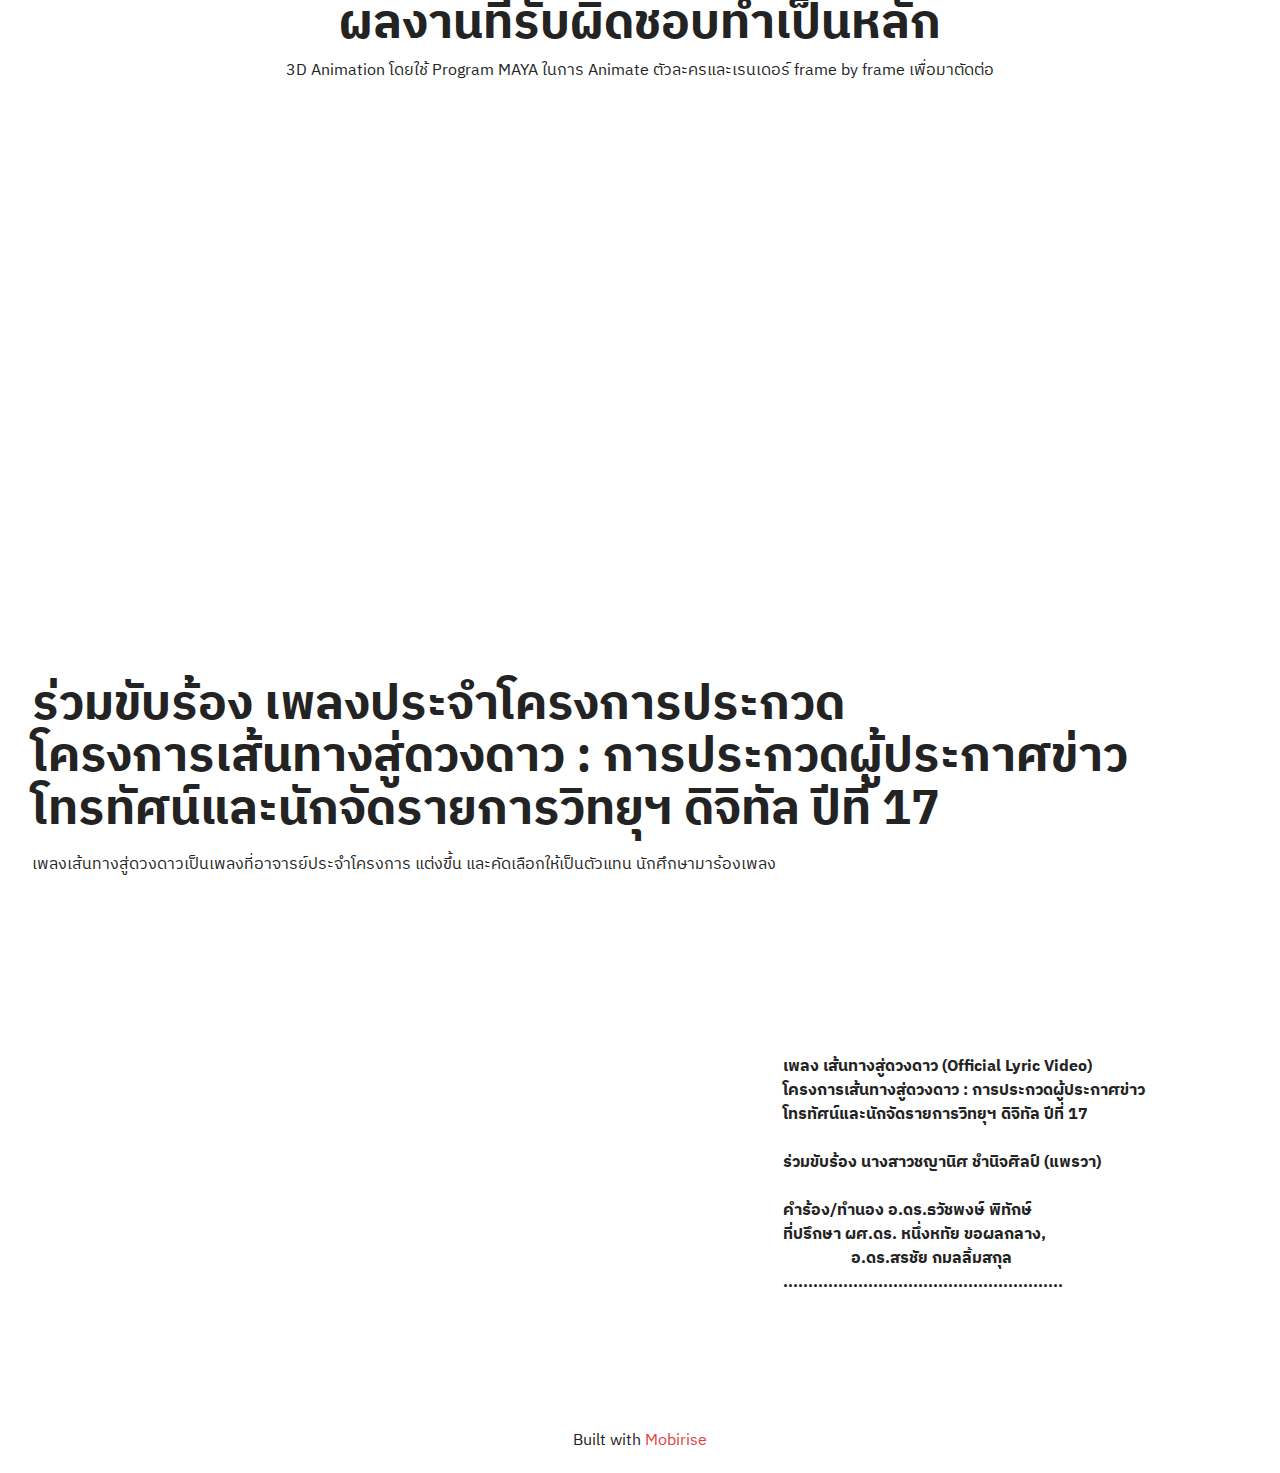
<file: page4.html>
<!DOCTYPE html>
<html  >
<head>
  <!-- Site made with Mobirise Website Builder v5.8.14, https://mobirise.com -->
  <meta charset="UTF-8">
  <meta http-equiv="X-UA-Compatible" content="IE=edge">
  <meta name="generator" content="Mobirise v5.8.14, mobirise.com">
  <meta name="viewport" content="width=device-width, initial-scale=1, minimum-scale=1">
  <link rel="shortcut icon" href="assets/images/mbr-199x199.png" type="image/x-icon">
  <meta name="description" content="">
  
  
  <title>Previos project</title>
  <link rel="stylesheet" href="assets/web/assets/mobirise-icons2/mobirise2.css">
  <link rel="stylesheet" href="assets/bootstrap/css/bootstrap.min.css">
  <link rel="stylesheet" href="assets/bootstrap/css/bootstrap-grid.min.css">
  <link rel="stylesheet" href="assets/bootstrap/css/bootstrap-reboot.min.css">
  <link rel="stylesheet" href="assets/parallax/jarallax.css">
  <link rel="stylesheet" href="assets/dropdown/css/style.css">
  <link rel="stylesheet" href="assets/socicon/css/styles.css">
  <link rel="stylesheet" href="assets/theme/css/style.css">
  <link rel="preload" href="https://fonts.googleapis.com/css?family=IBM+Plex+Sans+Thai:100,200,300,400,500,600,700&display=swap" as="style" onload="this.onload=null;this.rel='stylesheet'">
  <noscript><link rel="stylesheet" href="https://fonts.googleapis.com/css?family=IBM+Plex+Sans+Thai:100,200,300,400,500,600,700&display=swap"></noscript>
  <link rel="preload" as="style" href="assets/mobirise/css/mbr-additional.css"><link rel="stylesheet" href="assets/mobirise/css/mbr-additional.css" type="text/css">

  
  
  
</head>
<body>
  
  <section data-bs-version="5.1" class="menu cid-tImwZ6YHVp" once="menu" id="menu1-1q">
    
    <nav class="navbar navbar-dropdown navbar-fixed-top navbar-expand-lg">
        <div class="container">
            <div class="navbar-brand">
                <span class="navbar-logo">
                    <a href="index.html#top">
                        <img src="assets/images/mbr-199x199.webp" alt="" style="height: 3.8rem;">
                    </a>
                </span>
                <span class="navbar-caption-wrap"><a class="navbar-caption text-black text-primary display-7" href="index.html#top">CHAYANIT</a></span>
            </div>
            <button class="navbar-toggler" type="button" data-toggle="collapse" data-bs-toggle="collapse" data-target="#navbarSupportedContent" data-bs-target="#navbarSupportedContent" aria-controls="navbarNavAltMarkup" aria-expanded="false" aria-label="Toggle navigation">
                <div class="hamburger">
                    <span></span>
                    <span></span>
                    <span></span>
                    <span></span>
                </div>
            </button>
            <div class="collapse navbar-collapse" id="navbarSupportedContent">
                <ul class="navbar-nav nav-dropdown nav-right" data-app-modern-menu="true"><li class="nav-item"><a class="nav-link link text-black text-primary display-4" href="index.html#features17-x">Home</a></li><li class="nav-item"><a class="nav-link link text-black text-primary display-4" href="index.html#image1-19">About me</a></li><li class="nav-item dropdown"><a class="nav-link link text-black text-primary dropdown-toggle show display-4" href="page2.html#video4-1b" data-toggle="dropdown-submenu" data-bs-toggle="dropdown" data-bs-auto-close="outside" aria-expanded="true">My work</a><div class="dropdown-menu show" aria-labelledby="dropdown-780" data-bs-popper="none"><a class="text-black text-primary dropdown-item display-4" href="page2.html#video4-1b">2022 - Present</a><a class="text-black text-primary dropdown-item display-4" href="page3.html">2018 - 2021</a><a class="text-black text-primary show dropdown-item display-4" href="page4.html#header2-1t">Previous project</a></div></li><li class="nav-item"><a class="nav-link link text-black text-primary display-4" href="index.html#contacts2-z">Contact</a></li></ul>
                
                
            </div>
        </div>
    </nav>

</section>

<section data-bs-version="5.1" class="header2 cid-tImBoKKBwK mbr-parallax-background" id="header2-1t">

    

    
    <div class="mbr-overlay" style="opacity: 0.8; background-color: rgb(255, 255, 255);"></div>

    <div class="container-fluid">
        <div class="row">
            <div class="col-12 col-lg-12">
                <h1 class="mbr-section-title mbr-fonts-style mb-3 display-2"><strong>ผู้จัดทำ สื่อประชาสัมพันธ์ <br>หมู่บ้าน OTOP เพื่อการท่องเที่ยว</strong><div><strong>บ้านเจริญสุข  อำเภอเฉลิมพระเกียรติ จังหวัดบุรีรัมย์</strong></div></h1>
                
                <p class="mbr-text mbr-fonts-style display-7">โปรเจกต์รายวิชาโครงงานนิเทศศาสตร์ดิจิทัล ที่ตั้งใจจะสนับสนุนการท่องเที่ยวภายในจังหวัดบุรีรัมย์ ที่เป็นจังหวัดบ้านเกิด และส่งเสริมการขายสินค้า OTOP<br>ซึ่งโครงงานที่ทำ จะประกอบไปด้วย เว็บไซต์ ท่องเที่ยว , หนังสือผ้าภูอัคนี , สารคดีสั้นผ้าภูอัคนี , Video&nbsp;highlight&nbsp;<br>โดยหนังสือได้นำส่งให้แก่ผู้ใหญ่บ้าน บ้านเจริญสุข ไว้เพื่อให้นักท่องเที่ยว และผู้เยี่ยมชมได้ดู</p>
                <div class="mbr-section-btn mt-3"><a class="btn btn-primary display-4" href="https://chayab6070373.github.io/BanJareansookBuriram/" target="_blank">ชมเว็บไซต์</a></div>
            </div>
        </div>
    </div>
</section>

<section data-bs-version="5.1" class="video3 cid-tInmwtHjkY" id="video3-1u">
    
    
    
    <div class="container">
        <div class="mbr-section-head">
            <h4 class="mbr-section-title mbr-fonts-style mb-0 display-2"><strong>VIDEO ผลงาน</strong></h4>
            <h5 class="mbr-section-subtitle mbr-fonts-style mb-0 mt-2 display-7">สารคดีผ้าภูอัคนี&nbsp; และ Video highlight</h5>
        </div>
        <div class="row mt-4">
            <div class="col-12 col-md-6 video-block">
                <div class="video-wrapper"><iframe class="mbr-embedded-video" src="https://www.youtube.com/embed/UpjabFzQcyg?rel=0&amp;amp;&amp;showinfo=0&amp;autoplay=0&amp;loop=0" width="1280" height="720" frameborder="0" allowfullscreen></iframe></div>
                <p class="mbr-text pt-2 mbr-fonts-style display-4">
                    Video highlight</p>
            </div>
            <div class="col-12 col-md-6 video-block">
                <div class="video-wrapper"><iframe class="mbr-embedded-video" src="https://www.youtube.com/embed/M7EIDV8T5zc?rel=0&amp;amp;&amp;showinfo=0&amp;autoplay=0&amp;loop=0" width="1280" height="720" frameborder="0" allowfullscreen></iframe></div>
                <p class="mbr-text pt-2 mbr-fonts-style display-4">
                    สารคดีผ้าภูอัคนี</p>
            </div>
        </div>
    </div>
</section>

<section data-bs-version="5.1" class="gallery4 mbr-gallery cid-tIuFSjIo0z" id="gallery4-2a">
    

    
    

    <div class="container">
        
        <div class="row mbr-gallery mt-4">
            <div class="col-12 col-md-6 col-lg-6 item gallery-image">
                <div class="item-wrapper" data-toggle="modal" data-bs-toggle="modal" data-target="#tJiOQVfuF1-modal" data-bs-target="#tJiOQVfuF1-modal">
                    <img class="w-100" src="assets/images/img-3719-1076x522.webp" alt="Mobirise Website Builder" data-slide-to="0" data-bs-slide-to="0" data-target="#lb-tJiOQVfuF1" data-bs-target="#lb-tJiOQVfuF1">
                    <div class="icon-wrapper">
                        <span class="mobi-mbri mobi-mbri-search mbr-iconfont mbr-iconfont-btn"></span>
                    </div>
                </div>
                <h6 class="mbr-item-subtitle mbr-fonts-style align-center mb-2 mt-2 display-7">หนังสือผ้าภูอัคนี</h6>
            </div>
            <div class="col-12 col-md-6 col-lg-6 item gallery-image">
                <div class="item-wrapper" data-toggle="modal" data-bs-toggle="modal" data-target="#tJiOQVfuF1-modal" data-bs-target="#tJiOQVfuF1-modal">
                    <img class="w-100" src="assets/images/img-96161-1000x750.webp" alt="Mobirise Website Builder" data-slide-to="1" data-bs-slide-to="1" data-target="#lb-tJiOQVfuF1" data-bs-target="#lb-tJiOQVfuF1">
                    <div class="icon-wrapper">
                        <span class="mobi-mbri mobi-mbri-search mbr-iconfont mbr-iconfont-btn"></span>
                    </div>
                </div>
                <h6 class="mbr-item-subtitle mbr-fonts-style align-center mb-2 mt-2 display-7">มอบหนังสือให้กับหมู่บ้านไว้ใช้ประโยชน์<br></h6>
            </div>
            
            
        </div>

        <div class="modal mbr-slider" tabindex="-1" role="dialog" aria-hidden="true" id="tJiOQVfuF1-modal">
            <div class="modal-dialog" role="document">
                <div class="modal-content">
                    <div class="modal-body">
                        <div class="carousel slide" id="lb-tJiOQVfuF1" data-interval="5000" data-bs-interval="5000">
                            <div class="carousel-inner">
                                <div class="carousel-item active">
                                    <img class="d-block w-100" src="assets/images/img-3719-1076x522.webp" alt="Mobirise Website Builder">
                                </div>
                                <div class="carousel-item">
                                    <img class="d-block w-100" src="assets/images/img-96161-1000x750.webp" alt="Mobirise Website Builder">
                                </div>
                                
                                
                            </div>
                            <ol class="carousel-indicators">
                                <li data-slide-to="0" data-bs-slide-to="0" class="active" data-target="#lb-tJiOQVfuF1" data-bs-target="#lb-tJiOQVfuF1"></li>
                                <li data-slide-to="1" data-bs-slide-to="1" data-target="#lb-tJiOQVfuF1" data-bs-target="#lb-tJiOQVfuF1"></li>
                                
                                
                            </ol>
                            <a role="button" href="" class="close" data-dismiss="modal" data-bs-dismiss="modal" aria-label="Close">
                            </a>
                            <a class="carousel-control-prev carousel-control" role="button" data-slide="prev" data-bs-slide="prev" href="#lb-tJiOQVfuF1">
                                <span class="mobi-mbri mobi-mbri-arrow-prev" aria-hidden="true"></span>
                                <span class="sr-only visually-hidden">Previous</span>
                            </a>
                            <a class="carousel-control-next carousel-control" role="button" data-slide="next" data-bs-slide="next" href="#lb-tJiOQVfuF1">
                                <span class="mobi-mbri mobi-mbri-arrow-next" aria-hidden="true"></span>
                                <span class="sr-only visually-hidden">Next</span>
                            </a>
                        </div>
                    </div>
                </div>
            </div>
        </div>
    </div>
</section>

<section data-bs-version="5.1" class="gallery6 mbr-gallery cid-tIof0Bw0xH" id="gallery6-1w">
    

    
    

    <div class="container-fluid">
        
        <div class="row mbr-gallery mt-4">
            <div class="col-12 col-md-6 col-lg-6 item gallery-image">
                <div class="item-wrapper" data-toggle="modal" data-bs-toggle="modal" data-target="#tJiOQVHGoI-modal" data-bs-target="#tJiOQVHGoI-modal">
                    <img class="w-100" src="assets/images/img-9647-1212x808.webp" alt="Mobirise Website Builder" data-slide-to="0" data-bs-slide-to="0" data-target="#lb-tJiOQVHGoI" data-bs-target="#lb-tJiOQVHGoI">
                    <div class="icon-wrapper">
                        <span class="mobi-mbri mobi-mbri-search mbr-iconfont mbr-iconfont-btn"></span>
                    </div>
                </div>
                
            </div>
            <div class="col-12 col-md-6 col-lg-6 item gallery-image">
                <div class="item-wrapper" data-toggle="modal" data-bs-toggle="modal" data-target="#tJiOQVHGoI-modal" data-bs-target="#tJiOQVHGoI-modal">
                    <img class="w-100" src="assets/images/img-9698-1212x808.webp" alt="Mobirise Website Builder" data-slide-to="1" data-bs-slide-to="1" data-target="#lb-tJiOQVHGoI" data-bs-target="#lb-tJiOQVHGoI">
                    <div class="icon-wrapper">
                        <span class="mobi-mbri mobi-mbri-search mbr-iconfont mbr-iconfont-btn"></span>
                    </div>
                </div>
                
            </div><div class="col-12 col-md-6 col-lg-6 item gallery-image">
                <div class="item-wrapper" data-toggle="modal" data-bs-toggle="modal" data-target="#tJiOQVHGoI-modal" data-bs-target="#tJiOQVHGoI-modal">
                    <img class="w-100" src="assets/images/img-9782-1212x681.webp" alt="Mobirise Website Builder" data-slide-to="2" data-bs-slide-to="2" data-target="#lb-tJiOQVHGoI" data-bs-target="#lb-tJiOQVHGoI">
                    <div class="icon-wrapper">
                        <span class="mobi-mbri mobi-mbri-search mbr-iconfont mbr-iconfont-btn"></span>
                    </div>
                </div>
                
            </div><div class="col-12 col-md-6 col-lg-6 item gallery-image">
                <div class="item-wrapper" data-toggle="modal" data-bs-toggle="modal" data-target="#tJiOQVHGoI-modal" data-bs-target="#tJiOQVHGoI-modal">
                    <img class="w-100" src="assets/images/img-5161-6000x4000.webp" alt="Mobirise Website Builder" data-slide-to="3" data-bs-slide-to="3" data-target="#lb-tJiOQVHGoI" data-bs-target="#lb-tJiOQVHGoI">
                    <div class="icon-wrapper">
                        <span class="mobi-mbri mobi-mbri-search mbr-iconfont mbr-iconfont-btn"></span>
                    </div>
                </div>
                
            </div>
            
            
        </div>

        <div class="modal mbr-slider" tabindex="-1" role="dialog" aria-hidden="true" id="tJiOQVHGoI-modal">
            <div class="modal-dialog" role="document">
                <div class="modal-content">
                    <div class="modal-body">
                        <div class="carousel slide" id="lb-tJiOQVHGoI" data-interval="5000" data-bs-interval="5000">
                            <div class="carousel-inner">
                                <div class="carousel-item active">
                                    <img class="d-block w-100" src="assets/images/img-9647-1212x808.webp" alt="Mobirise Website Builder">
                                </div>
                                <div class="carousel-item">
                                    <img class="d-block w-100" src="assets/images/img-9698-1212x808.webp" alt="Mobirise Website Builder">
                                </div><div class="carousel-item">
                                    <img class="d-block w-100" src="assets/images/img-9782-1212x681.webp" alt="Mobirise Website Builder">
                                </div><div class="carousel-item">
                                    <img class="d-block w-100" src="assets/images/img-5161-6000x4000.webp" alt="Mobirise Website Builder">
                                </div>
                                
                                
                            </div>
                            <ol class="carousel-indicators">
                                <li data-slide-to="0" data-bs-slide-to="0" class="active" data-target="#lb-tJiOQVHGoI" data-bs-target="#lb-tJiOQVHGoI"></li>
                                <li data-slide-to="1" data-bs-slide-to="1" data-target="#lb-tJiOQVHGoI" data-bs-target="#lb-tJiOQVHGoI"></li><li data-slide-to="2" data-bs-slide-to="2" data-target="#lb-tJiOQVHGoI" data-bs-target="#lb-tJiOQVHGoI"></li><li data-slide-to="3" data-bs-slide-to="3" data-target="#lb-tJiOQVHGoI" data-bs-target="#lb-tJiOQVHGoI"></li>
                                
                                
                            </ol>
                            <a role="button" href="" class="close" data-dismiss="modal" data-bs-dismiss="modal" aria-label="Close">
                            </a>
                            <a class="carousel-control-prev carousel-control" role="button" data-slide="prev" data-bs-slide="prev" href="#lb-tJiOQVHGoI">
                                <span class="mobi-mbri mobi-mbri-arrow-prev" aria-hidden="true"></span>
                                <span class="sr-only visually-hidden">Previous</span>
                            </a>
                            <a class="carousel-control-next carousel-control" role="button" data-slide="next" data-bs-slide="next" href="#lb-tJiOQVHGoI">
                                <span class="mobi-mbri mobi-mbri-arrow-next" aria-hidden="true"></span>
                                <span class="sr-only visually-hidden">Next</span>
                            </a>
                        </div>
                    </div>
                </div>
            </div>
        </div>
    </div>
</section>

<section data-bs-version="5.1" class="header2 cid-tIuLWdahBr mbr-parallax-background" id="header2-2b">

    

    
    <div class="mbr-overlay" style="opacity: 0.8; background-color: rgb(255, 255, 255);"></div>

    <div class="container-fluid">
        <div class="row">
            <div class="col-12 col-lg-12">
                <h1 class="mbr-section-title mbr-fonts-style mb-3 display-2"><strong>ผู้จัดทำ <br>Final project of Digital Communications <br>SURANAREE university of technology 2021</strong></h1>
                
                <p class="mbr-text mbr-fonts-style display-7">โปรเจกต์รายวิชาโครงงานนิเทศศาสตร์ดิจิทัล ร่วมกับอุทยานแห่งชาติเขาใหญ่ ในหัวข้อนักท่องเที่ยวที่ดี&nbsp;<br>โดยทำเป็น 4 ผลงาน คือ 3D Animation , 2D infographic ,&nbsp;Podcast และ ภาพชุด</p>
                <div class="mbr-section-btn mt-3"><a class="btn btn-primary display-4" href="page4.html#video2-1s" target="_blank">ชมเว็บไซต์</a></div>
            </div>
        </div>
    </div>
</section>

<section data-bs-version="5.1" class="video2 cid-tImBhR9fBj" id="video2-1s">
    
    
    
    <div class="container">
        <div class="mbr-section-head">
            <h4 class="mbr-section-title mbr-fonts-style mb-0 display-2"><strong>ผลงานที่รับผิดชอบทำเป็นหลัก</strong></h4>
            <h5 class="mbr-section-subtitle mbr-fonts-style mb-0 mt-2 display-7">3D Animation โดยใช้ Program MAYA ในการ Animate ตัวละครและเรนเดอร์ frame by frame เพื่อมาตัดต่อ</h5>
        </div>
        <div class="row justify-content-center mt-4">
            <div class="col-12 col-md-7 video-block">
                <div class="video-wrapper"><iframe class="mbr-embedded-video" src="https://www.youtube.com/embed/D0R6S8zlE6U?rel=0&amp;amp;&amp;showinfo=0&amp;autoplay=0&amp;loop=0" width="1280" height="720" frameborder="0" allowfullscreen></iframe></div>
                
            </div>
        </div>
    </div>
</section>

<section data-bs-version="5.1" class="header2 cid-tJiNAx9Rph mbr-parallax-background" id="header2-2l">

    

    
    <div class="mbr-overlay" style="opacity: 0.8; background-color: rgb(255, 255, 255);"></div>

    <div class="container-fluid">
        <div class="row">
            <div class="col-12 col-lg-12">
                <h1 class="mbr-section-title mbr-fonts-style mb-3 display-2"><strong>ร่วมขับร้อง เพลงประจำโครงการประกวด<br>โครงการเส้นทางสู่ดวงดาว : การประกวดผู้ประกาศข่าวโทรทัศน์และนักจัดรายการวิทยุฯ ดิจิทัล ปีที่ 17</strong></h1>
                
                <p class="mbr-text mbr-fonts-style display-7">เพลงเส้นทางสู่ดวงดาวเป็นเพลงที่อาจารย์ประจำโครงการ แต่งขึ้น และคัดเลือกให้เป็นตัวแทน นักศึกษามาร้องเพลง</p>
                
            </div>
        </div>
    </div>
</section>

<section data-bs-version="5.1" class="video4 cid-tJiNxskRPU" id="video4-2k">
    
    
    
    <div class="container">
        <div class="title-wrapper mb-5">
            
        </div>
        <div class="row align-items-center">
            <div class="col-12 col-lg-7 video-block">
                <div class="video-wrapper"><iframe class="mbr-embedded-video" src="https://www.youtube.com/embed/aop_kj-KQiw?rel=0&amp;amp;&amp;showinfo=0&amp;autoplay=0&amp;loop=0" width="1280" height="720" frameborder="0" allowfullscreen></iframe></div>
                
            </div>
            <div class="col-12 col-lg">
                <div class="text-wrapper">
                    <h5 class="mbr-section-subtitle mbr-fonts-style mb-3 display-5"><strong>เพลง เส้นทางสู่ดวงดาว (Official Lyric Video)<br>โครงการเส้นทางสู่ดวงดาว : การประกวดผู้ประกาศข่าวโทรทัศน์และนักจัดรายการวิทยุฯ ดิจิทัล ปีที่ 17<br><br>ร่วมขับร้อง นางสาวชญานิศ ชำนิจศิลป์ (แพรวา)&nbsp;<br><br>คำร้อง/ทำนอง อ.ดร.ธวัชพงษ์ พิทักษ์</strong><div><strong>ที่ปรึกษา ผศ.ดร. หนึ่งหทัย ขอผลกลาง, <br>&nbsp; &nbsp; &nbsp; &nbsp; &nbsp; &nbsp; &nbsp; &nbsp; &nbsp;อ.ดร.สรชัย กมลลิ้มสกุล</strong></div><div><strong>........................................................</strong></div></h5>
                    
                </div>
            </div>
        </div>
    </div>
</section><section class="display-7" style="padding: 0;align-items: center;justify-content: center;flex-wrap: wrap;    align-content: center;display: flex;position: relative;height: 4rem;"><a href="https://mobiri.se/1575482" style="flex: 1 1;height: 4rem;position: absolute;width: 100%;z-index: 1;"><img alt="" style="height: 4rem;" src="[data-uri]"></a><p style="margin: 0;text-align: center;" class="display-7">Built with &#8204;</p><a style="z-index:1" href="https://mobirise.com">Mobirise </a></section><script src="assets/bootstrap/js/bootstrap.bundle.min.js"></script>  <script src="assets/parallax/jarallax.js"></script>  <script src="assets/smoothscroll/smooth-scroll.js"></script>  <script src="assets/ytplayer/index.js"></script>  <script src="assets/dropdown/js/navbar-dropdown.js"></script>  <script src="assets/playervimeo/vimeo_player.js"></script>  <script src="assets/theme/js/script.js"></script>  
  
  
 <div id="scrollToTop" class="scrollToTop mbr-arrow-up"><a style="text-align: center;"><i class="mbr-arrow-up-icon mbr-arrow-up-icon-cm cm-icon cm-icon-smallarrow-up"></i></a></div>
  </body>
</html>
</file>
<file: assets/web/assets/mobirise-icons/mobirise-icons.css>
@font-face {
  font-family: 'MobiriseIcons';
  src:  url('mobirise-icons.eot?spat4u');
  src:  url('mobirise-icons.eot?spat4u#iefix') format('embedded-opentype'),
    url('mobirise-icons.ttf?spat4u') format('truetype'),
    url('mobirise-icons.woff?spat4u') format('woff'),
    url('mobirise-icons.svg?spat4u#MobiriseIcons') format('svg');
  font-weight: normal;
  font-style: normal;
  font-display: swap;
}

[class^="mbri-"], [class*=" mbri-"] {
  /* use !important to prevent issues with browser extensions that change fonts */
  font-family: MobiriseIcons !important;
  speak: none;
  font-style: normal;
  font-weight: normal;
  font-variant: normal;
  text-transform: none;
  line-height: 1;

  /* Better Font Rendering =========== */
  -webkit-font-smoothing: antialiased;
  -moz-osx-font-smoothing: grayscale;
}

.mbri-add-submenu:before {
  content: "\e900";
}
.mbri-alert:before {
  content: "\e901";
}
.mbri-align-center:before {
  content: "\e902";
}
.mbri-align-justify:before {
  content: "\e903";
}
.mbri-align-left:before {
  content: "\e904";
}
.mbri-align-right:before {
  content: "\e905";
}
.mbri-android:before {
  content: "\e906";
}
.mbri-apple:before {
  content: "\e907";
}
.mbri-arrow-down:before {
  content: "\e908";
}
.mbri-arrow-next:before {
  content: "\e909";
}
.mbri-arrow-prev:before {
  content: "\e90a";
}
.mbri-arrow-up:before {
  content: "\e90b";
}
.mbri-bold:before {
  content: "\e90c";
}
.mbri-bookmark:before {
  content: "\e90d";
}
.mbri-bootstrap:before {
  content: "\e90e";
}
.mbri-briefcase:before {
  content: "\e90f";
}
.mbri-browse:before {
  content: "\e910";
}
.mbri-bulleted-list:before {
  content: "\e911";
}
.mbri-calendar:before {
  content: "\e912";
}
.mbri-camera:before {
  content: "\e913";
}
.mbri-cart-add:before {
  content: "\e914";
}
.mbri-cart-full:before {
  content: "\e915";
}
.mbri-cash:before {
  content: "\e916";
}
.mbri-change-style:before {
  content: "\e917";
}
.mbri-chat:before {
  content: "\e918";
}
.mbri-clock:before {
  content: "\e919";
}
.mbri-close:before {
  content: "\e91a";
}
.mbri-cloud:before {
  content: "\e91b";
}
.mbri-code:before {
  content: "\e91c";
}
.mbri-contact-form:before {
  content: "\e91d";
}
.mbri-credit-card:before {
  content: "\e91e";
}
.mbri-cursor-click:before {
  content: "\e91f";
}
.mbri-cust-feedback:before {
  content: "\e920";
}
.mbri-database:before {
  content: "\e921";
}
.mbri-delivery:before {
  content: "\e922";
}
.mbri-desktop:before {
  content: "\e923";
}
.mbri-devices:before {
  content: "\e924";
}
.mbri-down:before {
  content: "\e925";
}
.mbri-download:before {
  content: "\e989";
}
.mbri-drag-n-drop:before {
  content: "\e927";
}
.mbri-drag-n-drop2:before {
  content: "\e928";
}
.mbri-edit:before {
  content: "\e929";
}
.mbri-edit2:before {
  content: "\e92a";
}
.mbri-error:before {
  content: "\e92b";
}
.mbri-extension:before {
  content: "\e92c";
}
.mbri-features:before {
  content: "\e92d";
}
.mbri-file:before {
  content: "\e92e";
}
.mbri-flag:before {
  content: "\e92f";
}
.mbri-folder:before {
  content: "\e930";
}
.mbri-gift:before {
  content: "\e931";
}
.mbri-github:before {
  content: "\e932";
}
.mbri-globe:before {
  content: "\e933";
}
.mbri-globe-2:before {
  content: "\e934";
}
.mbri-growing-chart:before {
  content: "\e935";
}
.mbri-hearth:before {
  content: "\e936";
}
.mbri-help:before {
  content: "\e937";
}
.mbri-home:before {
  content: "\e938";
}
.mbri-hot-cup:before {
  content: "\e939";
}
.mbri-idea:before {
  content: "\e93a";
}
.mbri-image-gallery:before {
  content: "\e93b";
}
.mbri-image-slider:before {
  content: "\e93c";
}
.mbri-info:before {
  content: "\e93d";
}
.mbri-italic:before {
  content: "\e93e";
}
.mbri-key:before {
  content: "\e93f";
}
.mbri-laptop:before {
  content: "\e940";
}
.mbri-layers:before {
  content: "\e941";
}
.mbri-left-right:before {
  content: "\e942";
}
.mbri-left:before {
  content: "\e943";
}
.mbri-letter:before {
  content: "\e944";
}
.mbri-like:before {
  content: "\e945";
}
.mbri-link:before {
  content: "\e946";
}
.mbri-lock:before {
  content: "\e947";
}
.mbri-login:before {
  content: "\e948";
}
.mbri-logout:before {
  content: "\e949";
}
.mbri-magic-stick:before {
  content: "\e94a";
}
.mbri-map-pin:before {
  content: "\e94b";
}
.mbri-menu:before {
  content: "\e94c";
}
.mbri-mobile:before {
  content: "\e94d";
}
.mbri-mobile2:before {
  content: "\e94e";
}
.mbri-mobirise:before {
  content: "\e94f";
}
.mbri-more-horizontal:before {
  content: "\e950";
}
.mbri-more-vertical:before {
  content: "\e951";
}
.mbri-music:before {
  content: "\e952";
}
.mbri-new-file:before {
  content: "\e953";
}
.mbri-numbered-list:before {
  content: "\e954";
}
.mbri-opened-folder:before {
  content: "\e955";
}
.mbri-pages:before {
  content: "\e956";
}
.mbri-paper-plane:before {
  content: "\e957";
}
.mbri-paperclip:before {
  content: "\e958";
}
.mbri-photo:before {
  content: "\e959";
}
.mbri-photos:before {
  content: "\e95a";
}
.mbri-pin:before {
  content: "\e95b";
}
.mbri-play:before {
  content: "\e95c";
}
.mbri-plus:before {
  content: "\e95d";
}
.mbri-preview:before {
  content: "\e95e";
}
.mbri-print:before {
  content: "\e95f";
}
.mbri-protect:before {
  content: "\e960";
}
.mbri-question:before {
  content: "\e961";
}
.mbri-quote-left:before {
  content: "\e962";
}
.mbri-quote-right:before {
  content: "\e963";
}
.mbri-refresh:before {
  content: "\e964";
}
.mbri-responsive:before {
  content: "\e965";
}
.mbri-right:before {
  content: "\e966";
}
.mbri-rocket:before {
  content: "\e967";
}
.mbri-sad-face:before {
  content: "\e968";
}
.mbri-sale:before {
  content: "\e969";
}
.mbri-save:before {
  content: "\e96a";
}
.mbri-search:before {
  content: "\e96b";
}
.mbri-setting:before {
  content: "\e96c";
}
.mbri-setting2:before {
  content: "\e96d";
}
.mbri-setting3:before {
  content: "\e96e";
}
.mbri-share:before {
  content: "\e96f";
}
.mbri-shopping-bag:before {
  content: "\e970";
}
.mbri-shopping-basket:before {
  content: "\e971";
}
.mbri-shopping-cart:before {
  content: "\e972";
}
.mbri-sites:before {
  content: "\e973";
}
.mbri-smile-face:before {
  content: "\e974";
}
.mbri-speed:before {
  content: "\e975";
}
.mbri-star:before {
  content: "\e976";
}
.mbri-success:before {
  content: "\e977";
}
.mbri-sun:before {
  content: "\e978";
}
.mbri-sun2:before {
  content: "\e979";
}
.mbri-tablet:before {
  content: "\e97a";
}
.mbri-tablet-vertical:before {
  content: "\e97b";
}
.mbri-target:before {
  content: "\e97c";
}
.mbri-timer:before {
  content: "\e97d";
}
.mbri-to-ftp:before {
  content: "\e97e";
}
.mbri-to-local-drive:before {
  content: "\e97f";
}
.mbri-touch-swipe:before {
  content: "\e980";
}
.mbri-touch:before {
  content: "\e981";
}
.mbri-trash:before {
  content: "\e982";
}
.mbri-underline:before {
  content: "\e983";
}
.mbri-unlink:before {
  content: "\e984";
}
.mbri-unlock:before {
  content: "\e985";
}
.mbri-up-down:before {
  content: "\e986";
}
.mbri-up:before {
  content: "\e987";
}
.mbri-update:before {
  content: "\e988";
}
.mbri-upload:before {
 content: "\e926"; 
}
.mbri-user:before {
  content: "\e98a";
}
.mbri-user2:before {
  content: "\e98b";
}
.mbri-users:before {
  content: "\e98c";
}
.mbri-video:before {
  content: "\e98d";
}
.mbri-video-play:before {
  content: "\e98e";
}
.mbri-watch:before {
  content: "\e98f";
}
.mbri-website-theme:before {
  content: "\e990";
}
.mbri-wifi:before {
  content: "\e991";
}
.mbri-windows:before {
  content: "\e992";
}
.mbri-zoom-out:before {
  content: "\e993";
}
.mbri-redo:before {
  content: "\e994";
}
.mbri-undo:before {
  content: "\e995";
}
</file>
<file: assets/web/assets/mobirise-icons2/mobirise2.css>
@font-face {
  font-family: 'Moririse2';
  font-display: swap;
  src:  url('mobirise2.eot?f2bix4');
  src:  url('mobirise2.eot?f2bix4#iefix') format('embedded-opentype'),
    url('mobirise2.ttf?f2bix4') format('truetype'),
    url('mobirise2.woff?f2bix4') format('woff'),
    url('mobirise2.svg?f2bix4#mobirise2') format('svg');
  font-weight: normal;
  font-style: normal;
}

[class^="mobi-"], [class*=" mobi-"] {
  /* use !important to prevent issues with browser extensions that change fonts */
  font-family: 'Moririse2' !important;
  speak: none;
  font-style: normal;
  font-weight: normal;
  font-variant: normal;
  text-transform: none;
  line-height: 1;

  /* Better Font Rendering =========== */
  -webkit-font-smoothing: antialiased;
  -moz-osx-font-smoothing: grayscale;
}

.mobi-mbri-add-submenu:before {
  content: "\e900";
}
.mobi-mbri-alert:before {
  content: "\e901";
}
.mobi-mbri-align-center:before {
  content: "\e902";
}
.mobi-mbri-align-justify:before {
  content: "\e903";
}
.mobi-mbri-align-left:before {
  content: "\e904";
}
.mobi-mbri-align-right:before {
  content: "\e905";
}
.mobi-mbri-android:before {
  content: "\e906";
}
.mobi-mbri-apple:before {
  content: "\e907";
}
.mobi-mbri-arrow-down:before {
  content: "\e908";
}
.mobi-mbri-arrow-next:before {
  content: "\e909";
}
.mobi-mbri-arrow-prev:before {
  content: "\e90a";
}
.mobi-mbri-arrow-up:before {
  content: "\e90b";
}
.mobi-mbri-bold:before {
  content: "\e90c";
}
.mobi-mbri-bookmark:before {
  content: "\e90d";
}
.mobi-mbri-bootstrap:before {
  content: "\e90e";
}
.mobi-mbri-briefcase:before {
  content: "\e90f";
}
.mobi-mbri-browse:before {
  content: "\e910";
}
.mobi-mbri-bulleted-list:before {
  content: "\e911";
}
.mobi-mbri-calendar:before {
  content: "\e912";
}
.mobi-mbri-camera:before {
  content: "\e913";
}
.mobi-mbri-cart-add:before {
  content: "\e914";
}
.mobi-mbri-cart-full:before {
  content: "\e915";
}
.mobi-mbri-cash:before {
  content: "\e916";
}
.mobi-mbri-change-style:before {
  content: "\e917";
}
.mobi-mbri-chat:before {
  content: "\e918";
}
.mobi-mbri-clock:before {
  content: "\e919";
}
.mobi-mbri-close:before {
  content: "\e91a";
}
.mobi-mbri-cloud:before {
  content: "\e91b";
}
.mobi-mbri-code:before {
  content: "\e91c";
}
.mobi-mbri-contact-form:before {
  content: "\e91d";
}
.mobi-mbri-credit-card:before {
  content: "\e91e";
}
.mobi-mbri-cursor-click:before {
  content: "\e91f";
}
.mobi-mbri-cust-feedback:before {
  content: "\e920";
}
.mobi-mbri-database:before {
  content: "\e921";
}
.mobi-mbri-delivery:before {
  content: "\e922";
}
.mobi-mbri-desktop:before {
  content: "\e923";
}
.mobi-mbri-devices:before {
  content: "\e924";
}
.mobi-mbri-down:before {
  content: "\e925";
}
.mobi-mbri-download-2:before {
  content: "\e926";
}
.mobi-mbri-download:before {
  content: "\e927";
}
.mobi-mbri-drag-n-drop-2:before {
  content: "\e928";
}
.mobi-mbri-drag-n-drop:before {
  content: "\e929";
}
.mobi-mbri-edit-2:before {
  content: "\e92a";
}
.mobi-mbri-edit:before {
  content: "\e92b";
}
.mobi-mbri-error:before {
  content: "\e92c";
}
.mobi-mbri-extension:before {
  content: "\e92d";
}
.mobi-mbri-features:before {
  content: "\e92e";
}
.mobi-mbri-file:before {
  content: "\e92f";
}
.mobi-mbri-flag:before {
  content: "\e930";
}
.mobi-mbri-folder:before {
  content: "\e931";
}
.mobi-mbri-gift:before {
  content: "\e932";
}
.mobi-mbri-github:before {
  content: "\e933";
}
.mobi-mbri-globe-2:before {
  content: "\e934";
}
.mobi-mbri-globe:before {
  content: "\e935";
}
.mobi-mbri-growing-chart:before {
  content: "\e936";
}
.mobi-mbri-hearth:before {
  content: "\e937";
}
.mobi-mbri-help:before {
  content: "\e938";
}
.mobi-mbri-home:before {
  content: "\e939";
}
.mobi-mbri-hot-cup:before {
  content: "\e93a";
}
.mobi-mbri-idea:before {
  content: "\e93b";
}
.mobi-mbri-image-gallery:before {
  content: "\e93c";
}
.mobi-mbri-image-slider:before {
  content: "\e93d";
}
.mobi-mbri-info:before {
  content: "\e93e";
}
.mobi-mbri-italic:before {
  content: "\e93f";
}
.mobi-mbri-key:before {
  content: "\e940";
}
.mobi-mbri-laptop:before {
  content: "\e941";
}
.mobi-mbri-layers:before {
  content: "\e942";
}
.mobi-mbri-left-right:before {
  content: "\e943";
}
.mobi-mbri-left:before {
  content: "\e944";
}
.mobi-mbri-letter:before {
  content: "\e945";
}
.mobi-mbri-like:before {
  content: "\e946";
}
.mobi-mbri-link:before {
  content: "\e947";
}
.mobi-mbri-lock:before {
  content: "\e948";
}
.mobi-mbri-login:before {
  content: "\e949";
}
.mobi-mbri-logout:before {
  content: "\e94a";
}
.mobi-mbri-magic-stick:before {
  content: "\e94b";
}
.mobi-mbri-map-pin:before {
  content: "\e94c";
}
.mobi-mbri-menu:before {
  content: "\e94d";
}
.mobi-mbri-mobile-2:before {
  content: "\e94e";
}
.mobi-mbri-mobile-horizontal:before {
  content: "\e94f";
}
.mobi-mbri-mobile:before {
  content: "\e950";
}
.mobi-mbri-mobirise:before {
  content: "\e951";
}
.mobi-mbri-more-horizontal:before {
  content: "\e952";
}
.mobi-mbri-more-vertical:before {
  content: "\e953";
}
.mobi-mbri-music:before {
  content: "\e954";
}
.mobi-mbri-new-file:before {
  content: "\e955";
}
.mobi-mbri-numbered-list:before {
  content: "\e956";
}
.mobi-mbri-opened-folder:before {
  content: "\e957";
}
.mobi-mbri-pages:before {
  content: "\e958";
}
.mobi-mbri-paper-plane:before {
  content: "\e959";
}
.mobi-mbri-paperclip:before {
  content: "\e95a";
}
.mobi-mbri-phone:before {
  content: "\e95b";
}
.mobi-mbri-photo:before {
  content: "\e95c";
}
.mobi-mbri-photos:before {
  content: "\e95d";
}
.mobi-mbri-pin:before {
  content: "\e95e";
}
.mobi-mbri-play:before {
  content: "\e95f";
}
.mobi-mbri-plus:before {
  content: "\e960";
}
.mobi-mbri-preview:before {
  content: "\e961";
}
.mobi-mbri-print:before {
  content: "\e962";
}
.mobi-mbri-protect:before {
  content: "\e963";
}
.mobi-mbri-question:before {
  content: "\e964";
}
.mobi-mbri-quote-left:before {
  content: "\e965";
}
.mobi-mbri-quote-right:before {
  content: "\e966";
}
.mobi-mbri-redo:before {
  content: "\e967";
}
.mobi-mbri-refresh:before {
  content: "\e968";
}
.mobi-mbri-responsive-2:before {
  content: "\e969";
}
.mobi-mbri-responsive:before {
  content: "\e96a";
}
.mobi-mbri-right:before {
  content: "\e96b";
}
.mobi-mbri-rocket:before {
  content: "\e96c";
}
.mobi-mbri-sad-face:before {
  content: "\e96d";
}
.mobi-mbri-sale:before {
  content: "\e96e";
}
.mobi-mbri-save:before {
  content: "\e96f";
}
.mobi-mbri-search:before {
  content: "\e970";
}
.mobi-mbri-setting-2:before {
  content: "\e971";
}
.mobi-mbri-setting-3:before {
  content: "\e972";
}
.mobi-mbri-setting:before {
  content: "\e973";
}
.mobi-mbri-share:before {
  content: "\e974";
}
.mobi-mbri-shopping-bag:before {
  content: "\e975";
}
.mobi-mbri-shopping-basket:before {
  content: "\e976";
}
.mobi-mbri-shopping-cart:before {
  content: "\e977";
}
.mobi-mbri-sites:before {
  content: "\e978";
}
.mobi-mbri-smile-face:before {
  content: "\e979";
}
.mobi-mbri-speed:before {
  content: "\e97a";
}
.mobi-mbri-star:before {
  content: "\e97b";
}
.mobi-mbri-success:before {
  content: "\e97c";
}
.mobi-mbri-sun:before {
  content: "\e97d";
}
.mobi-mbri-sun2:before {
  content: "\e97e";
}
.mobi-mbri-tablet-vertical:before {
  content: "\e97f";
}
.mobi-mbri-tablet:before {
  content: "\e980";
}
.mobi-mbri-target:before {
  content: "\e981";
}
.mobi-mbri-timer:before {
  content: "\e982";
}
.mobi-mbri-to-ftp:before {
  content: "\e983";
}
.mobi-mbri-to-local-drive:before {
  content: "\e984";
}
.mobi-mbri-touch-swipe:before {
  content: "\e985";
}
.mobi-mbri-touch:before {
  content: "\e986";
}
.mobi-mbri-trash:before {
  content: "\e987";
}
.mobi-mbri-underline:before {
  content: "\e988";
}
.mobi-mbri-undo:before {
  content: "\e989";
}
.mobi-mbri-unlink:before {
  content: "\e98a";
}
.mobi-mbri-unlock:before {
  content: "\e98b";
}
.mobi-mbri-up-down:before {
  content: "\e98c";
}
.mobi-mbri-up:before {
  content: "\e98d";
}
.mobi-mbri-update:before {
  content: "\e98e";
}
.mobi-mbri-upload-2:before {
  content: "\e98f";
}
.mobi-mbri-upload:before {
  content: "\e990";
}
.mobi-mbri-user-2:before {
  content: "\e991";
}
.mobi-mbri-user:before {
  content: "\e992";
}
.mobi-mbri-users:before {
  content: "\e993";
}
.mobi-mbri-video-play:before {
  content: "\e994";
}
.mobi-mbri-video:before {
  content: "\e995";
}
.mobi-mbri-watch:before {
  content: "\e996";
}
.mobi-mbri-website-theme-2:before {
  content: "\e997";
}
.mobi-mbri-website-theme:before {
  content: "\e998";
}
.mobi-mbri-wifi:before {
  content: "\e999";
}
.mobi-mbri-windows:before {
  content: "\e99a";
}
.mobi-mbri-zoom-in:before {
  content: "\e99b";
}
.mobi-mbri-zoom-out:before {
  content: "\e99c";
}
</file>
<file: assets/dropdown/css/style.css>
.navbar-dropdown {
  left: 0;
  padding: 0;
  position: absolute;
  right: 0;
  top: 0;
  transition: all 0.45s ease;
  z-index: 1030;
  background: #282828; }
  .navbar-dropdown .navbar-logo {
    margin-right: 0.8rem;
    transition: margin 0.3s ease-in-out;
    vertical-align: middle; }
    .navbar-dropdown .navbar-logo img {
      height: 3.125rem;
      transition: all 0.3s ease-in-out; }
    .navbar-dropdown .navbar-logo.mbr-iconfont {
      font-size: 3.125rem;
      line-height: 3.125rem; }
  .navbar-dropdown .navbar-caption {
    font-weight: 700;
    white-space: normal;
    vertical-align: -4px;
    line-height: 3.125rem !important; }
    .navbar-dropdown .navbar-caption, .navbar-dropdown .navbar-caption:hover {
      color: inherit;
      text-decoration: none; }
  .navbar-dropdown .mbr-iconfont + .navbar-caption {
    vertical-align: -1px; }
  .navbar-dropdown.navbar-fixed-top {
    position: fixed; }
  .navbar-dropdown .navbar-brand span {
    vertical-align: -4px; }
  .navbar-dropdown.bg-color.transparent {
    background: none; }
  .navbar-dropdown.navbar-short .navbar-brand {
    padding: 0.625rem 0; }
    .navbar-dropdown.navbar-short .navbar-brand span {
      vertical-align: -1px; }
  .navbar-dropdown.navbar-short .navbar-caption {
    line-height: 2.375rem !important;
    vertical-align: -2px; }
  .navbar-dropdown.navbar-short .navbar-logo {
    margin-right: 0.5rem; }
    .navbar-dropdown.navbar-short .navbar-logo img {
      height: 2.375rem; }
    .navbar-dropdown.navbar-short .navbar-logo.mbr-iconfont {
      font-size: 2.375rem;
      line-height: 2.375rem; }
  .navbar-dropdown.navbar-short .mbr-table-cell {
    height: 3.625rem; }
  .navbar-dropdown .navbar-close {
    left: 0.6875rem;
    position: fixed;
    top: 0.75rem;
    z-index: 1000; }
  .navbar-dropdown .hamburger-icon {
    content: "";
    display: inline-block;
    vertical-align: middle;
    width: 16px;
    -webkit-box-shadow: 0 -6px 0 1px #282828,0 0 0 1px #282828,0 6px 0 1px #282828;
    -moz-box-shadow: 0 -6px 0 1px #282828,0 0 0 1px #282828,0 6px 0 1px #282828;
    box-shadow: 0 -6px 0 1px #282828,0 0 0 1px #282828,0 6px 0 1px #282828; }

.dropdown-menu .dropdown-toggle[data-toggle="dropdown-submenu"]::after {
  border-bottom: 0.35em solid transparent;
  border-left: 0.35em solid;
  border-right: 0;
  border-top: 0.35em solid transparent;
  margin-left: 0.3rem; }

.dropdown-menu .dropdown-item:focus {
  outline: 0; }

.nav-dropdown {
  font-size: 0.75rem;
  font-weight: 500;
  height: auto !important; }
  .nav-dropdown .nav-btn {
    padding-left: 1rem; }
  .nav-dropdown .link {
    margin: .667em 1.667em;
    font-weight: 500;
    padding: 0;
    transition: color .2s ease-in-out; }
    .nav-dropdown .link.dropdown-toggle {
      margin-right: 2.583em; }
      .nav-dropdown .link.dropdown-toggle::after {
        margin-left: .25rem;
        border-top: 0.35em solid;
        border-right: 0.35em solid transparent;
        border-left: 0.35em solid transparent;
        border-bottom: 0; }
      .nav-dropdown .link.dropdown-toggle[aria-expanded="true"] {
        margin: 0;
        padding: 0.667em 3.263em  0.667em 1.667em; }
  .nav-dropdown .link::after,
  .nav-dropdown .dropdown-item::after {
    color: inherit; }
  .nav-dropdown .btn {
    font-size: 0.75rem;
    font-weight: 700;
    letter-spacing: 0;
    margin-bottom: 0;
    padding-left: 1.25rem;
    padding-right: 1.25rem; }
  .nav-dropdown .dropdown-menu {
    border-radius: 0;
    border: 0;
    left: 0;
    margin: 0;
    padding-bottom: 1.25rem;
    padding-top: 1.25rem;
    position: relative; }
  .nav-dropdown .dropdown-submenu {
    margin-left: 0.125rem;
    top: 0; }
  .nav-dropdown .dropdown-item {
    font-weight: 500;
    line-height: 2;
    padding: 0.3846em 4.615em 0.3846em 1.5385em;
    position: relative;
    transition: color .2s ease-in-out, background-color .2s ease-in-out; }
    .nav-dropdown .dropdown-item::after {
      margin-top: -0.3077em;
      position: absolute;
      right: 1.1538em;
      top: 50%; }
    .nav-dropdown .dropdown-item:focus, .nav-dropdown .dropdown-item:hover {
      background: none; }

@media (max-width: 767px) {
  .nav-dropdown.navbar-toggleable-sm {
    bottom: 0;
    display: none;
    left: 0;
    overflow-x: hidden;
    position: fixed;
    top: 0;
    transform: translateX(-100%);
    -ms-transform: translateX(-100%);
    -webkit-transform: translateX(-100%);
    width: 18.75rem;
    z-index: 999; } }
.nav-dropdown.navbar-toggleable-xl {
  bottom: 0;
  display: none;
  left: 0;
  overflow-x: hidden;
  position: fixed;
  top: 0;
  transform: translateX(-100%);
  -ms-transform: translateX(-100%);
  -webkit-transform: translateX(-100%);
  width: 18.75rem;
  z-index: 999; }

.nav-dropdown-sm {
  display: block !important;
  overflow-x: hidden;
  overflow: auto;
  padding-top: 3.875rem; }
  .nav-dropdown-sm::after {
    content: "";
    display: block;
    height: 3rem;
    width: 100%; }
  .nav-dropdown-sm.collapse.in ~ .navbar-close {
    display: block !important; }
  .nav-dropdown-sm.collapsing, .nav-dropdown-sm.collapse.in {
    transform: translateX(0);
    -ms-transform: translateX(0);
    -webkit-transform: translateX(0);
    transition: all 0.25s ease-out;
    -webkit-transition: all 0.25s ease-out;
    background: #282828; }
  .nav-dropdown-sm.collapsing[aria-expanded="false"] {
    transform: translateX(-100%);
    -ms-transform: translateX(-100%);
    -webkit-transform: translateX(-100%); }
  .nav-dropdown-sm .nav-item {
    display: block;
    margin-left: 0 !important;
    padding-left: 0; }
  .nav-dropdown-sm .link,
  .nav-dropdown-sm .dropdown-item {
    border-top: 1px dotted rgba(255, 255, 255, 0.1);
    font-size: 0.8125rem;
    line-height: 1.6;
    margin: 0 !important;
    padding: 0.875rem 2.4rem 0.875rem 1.5625rem !important;
    position: relative;
    white-space: normal; }
    .nav-dropdown-sm .link:focus, .nav-dropdown-sm .link:hover,
    .nav-dropdown-sm .dropdown-item:focus,
    .nav-dropdown-sm .dropdown-item:hover {
      background: rgba(0, 0, 0, 0.2) !important;
      color: #c0a375; }
  .nav-dropdown-sm .nav-btn {
    position: relative;
    padding: 1.5625rem 1.5625rem 0 1.5625rem; }
    .nav-dropdown-sm .nav-btn::before {
      border-top: 1px dotted rgba(255, 255, 255, 0.1);
      content: "";
      left: 0;
      position: absolute;
      top: 0;
      width: 100%; }
    .nav-dropdown-sm .nav-btn + .nav-btn {
      padding-top: 0.625rem; }
      .nav-dropdown-sm .nav-btn + .nav-btn::before {
        display: none; }
  .nav-dropdown-sm .btn {
    padding: 0.625rem 0; }
  .nav-dropdown-sm .dropdown-toggle[data-toggle="dropdown-submenu"]::after {
    margin-left: .25rem;
    border-top: 0.35em solid;
    border-right: 0.35em solid transparent;
    border-left: 0.35em solid transparent;
    border-bottom: 0; }
  .nav-dropdown-sm .dropdown-toggle[data-toggle="dropdown-submenu"][aria-expanded="true"]::after {
    border-top: 0;
    border-right: 0.35em solid transparent;
    border-left: 0.35em solid transparent;
    border-bottom: 0.35em solid; }
  .nav-dropdown-sm .dropdown-menu {
    margin: 0;
    padding: 0;
    position: relative;
    top: 0;
    left: 0;
    width: 100%;
    border: 0;
    float: none;
    border-radius: 0;
    background: none; }
  .nav-dropdown-sm .dropdown-submenu {
    left: 100%;
    margin-left: 0.125rem;
    margin-top: -1.25rem;
    top: 0; }

.navbar-toggleable-sm .nav-dropdown .dropdown-menu {
  position: absolute; }

.navbar-toggleable-sm .nav-dropdown .dropdown-submenu {
  left: 100%;
  margin-left: 0.125rem;
  margin-top: -1.25rem;
  top: 0; }

.navbar-toggleable-sm.opened .nav-dropdown .dropdown-menu {
  position: relative; }

.navbar-toggleable-sm.opened .nav-dropdown .dropdown-submenu {
  left: 0;
  margin-left: 00rem;
  margin-top: 0rem;
  top: 0; }

.is-builder .nav-dropdown.collapsing {
  transition: none !important; }
</file>
<file: assets/socicon/css/styles.css>
@charset "UTF-8";

@font-face {
  font-family: 'Socicon';
  src:  url('../fonts/socicon.eot');
  src:  url('../fonts/socicon.eot?#iefix') format('embedded-opentype'),
    url('../fonts/socicon.woff2') format('woff2'),
    url('../fonts/socicon.ttf') format('truetype'),
    url('../fonts/socicon.woff') format('woff'),
    url('../fonts/socicon.svg#socicon') format('svg');
  font-weight: normal;
  font-style: normal;
  font-display: swap;
}

[data-icon]:before {
  font-family: "socicon" !important;
  content: attr(data-icon);
  font-style: normal !important;
  font-weight: normal !important;
  font-variant: normal !important;
  text-transform: none !important;
  speak: none;
  line-height: 1;
  -webkit-font-smoothing: antialiased;
  -moz-osx-font-smoothing: grayscale;
}

[class^="socicon-"], [class*=" socicon-"] {
  /* use !important to prevent issues with browser extensions that change fonts */
  font-family: 'Socicon' !important;
  speak: none;
  font-style: normal;
  font-weight: normal;
  font-variant: normal;
  text-transform: none;
  line-height: 1;

  /* Better Font Rendering =========== */
  -webkit-font-smoothing: antialiased;
  -moz-osx-font-smoothing: grayscale;
}

.socicon-eitaa:before {
  content: "\e97c";
}
.socicon-soroush:before {
  content: "\e97d";
}
.socicon-bale:before {
  content: "\e97e";
}
.socicon-zazzle:before {
  content: "\e97b";
}
.socicon-society6:before {
  content: "\e97a";
}
.socicon-redbubble:before {
  content: "\e979";
}
.socicon-avvo:before {
  content: "\e978";
}
.socicon-stitcher:before {
  content: "\e977";
}
.socicon-googlehangouts:before {
  content: "\e974";
}
.socicon-dlive:before {
  content: "\e975";
}
.socicon-vsco:before {
  content: "\e976";
}
.socicon-flipboard:before {
  content: "\e973";
}
.socicon-ubuntu:before {
  content: "\e958";
}
.socicon-artstation:before {
  content: "\e959";
}
.socicon-invision:before {
  content: "\e95a";
}
.socicon-torial:before {
  content: "\e95b";
}
.socicon-collectorz:before {
  content: "\e95c";
}
.socicon-seenthis:before {
  content: "\e95d";
}
.socicon-googleplaymusic:before {
  content: "\e95e";
}
.socicon-debian:before {
  content: "\e95f";
}
.socicon-filmfreeway:before {
  content: "\e960";
}
.socicon-gnome:before {
  content: "\e961";
}
.socicon-itchio:before {
  content: "\e962";
}
.socicon-jamendo:before {
  content: "\e963";
}
.socicon-mix:before {
  content: "\e964";
}
.socicon-sharepoint:before {
  content: "\e965";
}
.socicon-tinder:before {
  content: "\e966";
}
.socicon-windguru:before {
  content: "\e967";
}
.socicon-cdbaby:before {
  content: "\e968";
}
.socicon-elementaryos:before {
  content: "\e969";
}
.socicon-stage32:before {
  content: "\e96a";
}
.socicon-tiktok:before {
  content: "\e96b";
}
.socicon-gitter:before {
  content: "\e96c";
}
.socicon-letterboxd:before {
  content: "\e96d";
}
.socicon-threema:before {
  content: "\e96e";
}
.socicon-splice:before {
  content: "\e96f";
}
.socicon-metapop:before {
  content: "\e970";
}
.socicon-naver:before {
  content: "\e971";
}
.socicon-remote:before {
  content: "\e972";
}
.socicon-internet:before {
  content: "\e957";
}
.socicon-moddb:before {
  content: "\e94b";
}
.socicon-indiedb:before {
  content: "\e94c";
}
.socicon-traxsource:before {
  content: "\e94d";
}
.socicon-gamefor:before {
  content: "\e94e";
}
.socicon-pixiv:before {
  content: "\e94f";
}
.socicon-myanimelist:before {
  content: "\e950";
}
.socicon-blackberry:before {
  content: "\e951";
}
.socicon-wickr:before {
  content: "\e952";
}
.socicon-spip:before {
  content: "\e953";
}
.socicon-napster:before {
  content: "\e954";
}
.socicon-beatport:before {
  content: "\e955";
}
.socicon-hackerone:before {
  content: "\e956";
}
.socicon-hackernews:before {
  content: "\e946";
}
.socicon-smashwords:before {
  content: "\e947";
}
.socicon-kobo:before {
  content: "\e948";
}
.socicon-bookbub:before {
  content: "\e949";
}
.socicon-mailru:before {
  content: "\e94a";
}
.socicon-gitlab:before {
  content: "\e945";
}
.socicon-instructables:before {
  content: "\e944";
}
.socicon-portfolio:before {
  content: "\e943";
}
.socicon-codered:before {
  content: "\e940";
}
.socicon-origin:before {
  content: "\e941";
}
.socicon-nextdoor:before {
  content: "\e942";
}
.socicon-udemy:before {
  content: "\e93f";
}
.socicon-livemaster:before {
  content: "\e93e";
}
.socicon-crunchbase:before {
  content: "\e93b";
}
.socicon-homefy:before {
  content: "\e93c";
}
.socicon-calendly:before {
  content: "\e93d";
}
.socicon-realtor:before {
  content: "\e90f";
}
.socicon-tidal:before {
  content: "\e910";
}
.socicon-qobuz:before {
  content: "\e911";
}
.socicon-natgeo:before {
  content: "\e912";
}
.socicon-mastodon:before {
  content: "\e913";
}
.socicon-unsplash:before {
  content: "\e914";
}
.socicon-homeadvisor:before {
  content: "\e915";
}
.socicon-angieslist:before {
  content: "\e916";
}
.socicon-codepen:before {
  content: "\e917";
}
.socicon-slack:before {
  content: "\e918";
}
.socicon-openaigym:before {
  content: "\e919";
}
.socicon-logmein:before {
  content: "\e91a";
}
.socicon-fiverr:before {
  content: "\e91b";
}
.socicon-gotomeeting:before {
  content: "\e91c";
}
.socicon-aliexpress:before {
  content: "\e91d";
}
.socicon-guru:before {
  content: "\e91e";
}
.socicon-appstore:before {
  content: "\e91f";
}
.socicon-homes:before {
  content: "\e920";
}
.socicon-zoom:before {
  content: "\e921";
}
.socicon-alibaba:before {
  content: "\e922";
}
.socicon-craigslist:before {
  content: "\e923";
}
.socicon-wix:before {
  content: "\e924";
}
.socicon-redfin:before {
  content: "\e925";
}
.socicon-googlecalendar:before {
  content: "\e926";
}
.socicon-shopify:before {
  content: "\e927";
}
.socicon-freelancer:before {
  content: "\e928";
}
.socicon-seedrs:before {
  content: "\e929";
}
.socicon-bing:before {
  content: "\e92a";
}
.socicon-doodle:before {
  content: "\e92b";
}
.socicon-bonanza:before {
  content: "\e92c";
}
.socicon-squarespace:before {
  content: "\e92d";
}
.socicon-toptal:before {
  content: "\e92e";
}
.socicon-gust:before {
  content: "\e92f";
}
.socicon-ask:before {
  content: "\e930";
}
.socicon-trulia:before {
  content: "\e931";
}
.socicon-loomly:before {
  content: "\e932";
}
.socicon-ghost:before {
  content: "\e933";
}
.socicon-upwork:before {
  content: "\e934";
}
.socicon-fundable:before {
  content: "\e935";
}
.socicon-booking:before {
  content: "\e936";
}
.socicon-googlemaps:before {
  content: "\e937";
}
.socicon-zillow:before {
  content: "\e938";
}
.socicon-niconico:before {
  content: "\e939";
}
.socicon-toneden:before {
  content: "\e93a";
}
.socicon-augment:before {
  content: "\e908";
}
.socicon-bitbucket:before {
  content: "\e909";
}
.socicon-fyuse:before {
  content: "\e90a";
}
.socicon-yt-gaming:before {
  content: "\e90b";
}
.socicon-sketchfab:before {
  content: "\e90c";
}
.socicon-mobcrush:before {
  content: "\e90d";
}
.socicon-microsoft:before {
  content: "\e90e";
}
.socicon-pandora:before {
  content: "\e907";
}
.socicon-messenger:before {
  content: "\e906";
}
.socicon-gamewisp:before {
  content: "\e905";
}
.socicon-bloglovin:before {
  content: "\e904";
}
.socicon-tunein:before {
  content: "\e903";
}
.socicon-gamejolt:before {
  content: "\e901";
}
.socicon-trello:before {
  content: "\e902";
}
.socicon-spreadshirt:before {
  content: "\e900";
}
.socicon-500px:before {
  content: "\e000";
}
.socicon-8tracks:before {
  content: "\e001";
}
.socicon-airbnb:before {
  content: "\e002";
}
.socicon-alliance:before {
  content: "\e003";
}
.socicon-amazon:before {
  content: "\e004";
}
.socicon-amplement:before {
  content: "\e005";
}
.socicon-android:before {
  content: "\e006";
}
.socicon-angellist:before {
  content: "\e007";
}
.socicon-apple:before {
  content: "\e008";
}
.socicon-appnet:before {
  content: "\e009";
}
.socicon-baidu:before {
  content: "\e00a";
}
.socicon-bandcamp:before {
  content: "\e00b";
}
.socicon-battlenet:before {
  content: "\e00c";
}
.socicon-mixer:before {
  content: "\e00d";
}
.socicon-bebee:before {
  content: "\e00e";
}
.socicon-bebo:before {
  content: "\e00f";
}
.socicon-behance:before {
  content: "\e010";
}
.socicon-blizzard:before {
  content: "\e011";
}
.socicon-blogger:before {
  content: "\e012";
}
.socicon-buffer:before {
  content: "\e013";
}
.socicon-chrome:before {
  content: "\e014";
}
.socicon-coderwall:before {
  content: "\e015";
}
.socicon-curse:before {
  content: "\e016";
}
.socicon-dailymotion:before {
  content: "\e017";
}
.socicon-deezer:before {
  content: "\e018";
}
.socicon-delicious:before {
  content: "\e019";
}
.socicon-deviantart:before {
  content: "\e01a";
}
.socicon-diablo:before {
  content: "\e01b";
}
.socicon-digg:before {
  content: "\e01c";
}
.socicon-discord:before {
  content: "\e01d";
}
.socicon-disqus:before {
  content: "\e01e";
}
.socicon-douban:before {
  content: "\e01f";
}
.socicon-draugiem:before {
  content: "\e020";
}
.socicon-dribbble:before {
  content: "\e021";
}
.socicon-drupal:before {
  content: "\e022";
}
.socicon-ebay:before {
  content: "\e023";
}
.socicon-ello:before {
  content: "\e024";
}
.socicon-endomodo:before {
  content: "\e025";
}
.socicon-envato:before {
  content: "\e026";
}
.socicon-etsy:before {
  content: "\e027";
}
.socicon-facebook:before {
  content: "\e028";
}
.socicon-feedburner:before {
  content: "\e029";
}
.socicon-filmweb:before {
  content: "\e02a";
}
.socicon-firefox:before {
  content: "\e02b";
}
.socicon-flattr:before {
  content: "\e02c";
}
.socicon-flickr:before {
  content: "\e02d";
}
.socicon-formulr:before {
  content: "\e02e";
}
.socicon-forrst:before {
  content: "\e02f";
}
.socicon-foursquare:before {
  content: "\e030";
}
.socicon-friendfeed:before {
  content: "\e031";
}
.socicon-github:before {
  content: "\e032";
}
.socicon-goodreads:before {
  content: "\e033";
}
.socicon-google:before {
  content: "\e034";
}
.socicon-googlescholar:before {
  content: "\e035";
}
.socicon-googlegroups:before {
  content: "\e036";
}
.socicon-googlephotos:before {
  content: "\e037";
}
.socicon-googleplus:before {
  content: "\e038";
}
.socicon-grooveshark:before {
  content: "\e039";
}
.socicon-hackerrank:before {
  content: "\e03a";
}
.socicon-hearthstone:before {
  content: "\e03b";
}
.socicon-hellocoton:before {
  content: "\e03c";
}
.socicon-heroes:before {
  content: "\e03d";
}
.socicon-smashcast:before {
  content: "\e03e";
}
.socicon-horde:before {
  content: "\e03f";
}
.socicon-houzz:before {
  content: "\e040";
}
.socicon-icq:before {
  content: "\e041";
}
.socicon-identica:before {
  content: "\e042";
}
.socicon-imdb:before {
  content: "\e043";
}
.socicon-instagram:before {
  content: "\e044";
}
.socicon-issuu:before {
  content: "\e045";
}
.socicon-istock:before {
  content: "\e046";
}
.socicon-itunes:before {
  content: "\e047";
}
.socicon-keybase:before {
  content: "\e048";
}
.socicon-lanyrd:before {
  content: "\e049";
}
.socicon-lastfm:before {
  content: "\e04a";
}
.socicon-line:before {
  content: "\e04b";
}
.socicon-linkedin:before {
  content: "\e04c";
}
.socicon-livejournal:before {
  content: "\e04d";
}
.socicon-lyft:before {
  content: "\e04e";
}
.socicon-macos:before {
  content: "\e04f";
}
.socicon-mail:before {
  content: "\e050";
}
.socicon-medium:before {
  content: "\e051";
}
.socicon-meetup:before {
  content: "\e052";
}
.socicon-mixcloud:before {
  content: "\e053";
}
.socicon-modelmayhem:before {
  content: "\e054";
}
.socicon-mumble:before {
  content: "\e055";
}
.socicon-myspace:before {
  content: "\e056";
}
.socicon-newsvine:before {
  content: "\e057";
}
.socicon-nintendo:before {
  content: "\e058";
}
.socicon-npm:before {
  content: "\e059";
}
.socicon-odnoklassniki:before {
  content: "\e05a";
}
.socicon-openid:before {
  content: "\e05b";
}
.socicon-opera:before {
  content: "\e05c";
}
.socicon-outlook:before {
  content: "\e05d";
}
.socicon-overwatch:before {
  content: "\e05e";
}
.socicon-patreon:before {
  content: "\e05f";
}
.socicon-paypal:before {
  content: "\e060";
}
.socicon-periscope:before {
  content: "\e061";
}
.socicon-persona:before {
  content: "\e062";
}
.socicon-pinterest:before {
  content: "\e063";
}
.socicon-play:before {
  content: "\e064";
}
.socicon-player:before {
  content: "\e065";
}
.socicon-playstation:before {
  content: "\e066";
}
.socicon-pocket:before {
  content: "\e067";
}
.socicon-qq:before {
  content: "\e068";
}
.socicon-quora:before {
  content: "\e069";
}
.socicon-raidcall:before {
  content: "\e06a";
}
.socicon-ravelry:before {
  content: "\e06b";
}
.socicon-reddit:before {
  content: "\e06c";
}
.socicon-renren:before {
  content: "\e06d";
}
.socicon-researchgate:before {
  content: "\e06e";
}
.socicon-residentadvisor:before {
  content: "\e06f";
}
.socicon-reverbnation:before {
  content: "\e070";
}
.socicon-rss:before {
  content: "\e071";
}
.socicon-sharethis:before {
  content: "\e072";
}
.socicon-skype:before {
  content: "\e073";
}
.socicon-slideshare:before {
  content: "\e074";
}
.socicon-smugmug:before {
  content: "\e075";
}
.socicon-snapchat:before {
  content: "\e076";
}
.socicon-songkick:before {
  content: "\e077";
}
.socicon-soundcloud:before {
  content: "\e078";
}
.socicon-spotify:before {
  content: "\e079";
}
.socicon-stackexchange:before {
  content: "\e07a";
}
.socicon-stackoverflow:before {
  content: "\e07b";
}
.socicon-starcraft:before {
  content: "\e07c";
}
.socicon-stayfriends:before {
  content: "\e07d";
}
.socicon-steam:before {
  content: "\e07e";
}
.socicon-storehouse:before {
  content: "\e07f";
}
.socicon-strava:before {
  content: "\e080";
}
.socicon-streamjar:before {
  content: "\e081";
}
.socicon-stumbleupon:before {
  content: "\e082";
}
.socicon-swarm:before {
  content: "\e083";
}
.socicon-teamspeak:before {
  content: "\e084";
}
.socicon-teamviewer:before {
  content: "\e085";
}
.socicon-technorati:before {
  content: "\e086";
}
.socicon-telegram:before {
  content: "\e087";
}
.socicon-tripadvisor:before {
  content: "\e088";
}
.socicon-tripit:before {
  content: "\e089";
}
.socicon-triplej:before {
  content: "\e08a";
}
.socicon-tumblr:before {
  content: "\e08b";
}
.socicon-twitch:before {
  content: "\e08c";
}
.socicon-twitter:before {
  content: "\e08d";
}
.socicon-uber:before {
  content: "\e08e";
}
.socicon-ventrilo:before {
  content: "\e08f";
}
.socicon-viadeo:before {
  content: "\e090";
}
.socicon-viber:before {
  content: "\e091";
}
.socicon-viewbug:before {
  content: "\e092";
}
.socicon-vimeo:before {
  content: "\e093";
}
.socicon-vine:before {
  content: "\e094";
}
.socicon-vkontakte:before {
  content: "\e095";
}
.socicon-warcraft:before {
  content: "\e096";
}
.socicon-wechat:before {
  content: "\e097";
}
.socicon-weibo:before {
  content: "\e098";
}
.socicon-whatsapp:before {
  content: "\e099";
}
.socicon-wikipedia:before {
  content: "\e09a";
}
.socicon-windows:before {
  content: "\e09b";
}
.socicon-wordpress:before {
  content: "\e09c";
}
.socicon-wykop:before {
  content: "\e09d";
}
.socicon-xbox:before {
  content: "\e09e";
}
.socicon-xing:before {
  content: "\e09f";
}
.socicon-yahoo:before {
  content: "\e0a0";
}
.socicon-yammer:before {
  content: "\e0a1";
}
.socicon-yandex:before {
  content: "\e0a2";
}
.socicon-yelp:before {
  content: "\e0a3";
}
.socicon-younow:before {
  content: "\e0a4";
}
.socicon-youtube:before {
  content: "\e0a5";
}
.socicon-zapier:before {
  content: "\e0a6";
}
.socicon-zerply:before {
  content: "\e0a7";
}
.socicon-zomato:before {
  content: "\e0a8";
}
.socicon-zynga:before {
  content: "\e0a9";
}
</file>
<file: assets/theme/css/style.css>
@charset "UTF-8";
section {
  background-color: #ffffff;
}

body {
  font-style: normal;
  line-height: 1.5;
  font-weight: 400;
  color: #232323;
  position: relative;
}

button {
  background-color: transparent;
  border-color: transparent;
}

section,
.container,
.container-fluid {
  position: relative;
  word-wrap: break-word;
}

a.mbr-iconfont:hover {
  text-decoration: none;
}

.article .lead p,
.article .lead ul,
.article .lead ol,
.article .lead pre,
.article .lead blockquote {
  margin-bottom: 0;
}

a {
  font-style: normal;
  font-weight: 400;
  cursor: pointer;
}
a, a:hover {
  text-decoration: none;
}

.mbr-section-title {
  font-style: normal;
  line-height: 1.3;
}

.mbr-section-subtitle {
  line-height: 1.3;
}

.mbr-text {
  font-style: normal;
  line-height: 1.7;
}

h1,
h2,
h3,
h4,
h5,
h6,
.display-1,
.display-2,
.display-4,
.display-5,
.display-7,
span,
p,
a {
  line-height: 1;
  word-break: break-word;
  word-wrap: break-word;
  font-weight: 400;
}

b,
strong {
  font-weight: bold;
}

input:-webkit-autofill, input:-webkit-autofill:hover, input:-webkit-autofill:focus, input:-webkit-autofill:active {
  transition-delay: 9999s;
  -webkit-transition-property: background-color, color;
  transition-property: background-color, color;
}

textarea[type=hidden] {
  display: none;
}

section {
  background-position: 50% 50%;
  background-repeat: no-repeat;
  background-size: cover;
}
section .mbr-background-video,
section .mbr-background-video-preview {
  position: absolute;
  bottom: 0;
  left: 0;
  right: 0;
  top: 0;
}

.hidden {
  visibility: hidden;
}

.mbr-z-index20 {
  z-index: 20;
}

/*! Base colors */
.mbr-white {
  color: #ffffff;
}

.mbr-black {
  color: #111111;
}

.mbr-bg-white {
  background-color: #ffffff;
}

.mbr-bg-black {
  background-color: #000000;
}

/*! Text-aligns */
.align-left {
  text-align: left;
}

.align-center {
  text-align: center;
}

.align-right {
  text-align: right;
}

/*! Font-weight  */
.mbr-light {
  font-weight: 300;
}

.mbr-regular {
  font-weight: 400;
}

.mbr-semibold {
  font-weight: 500;
}

.mbr-bold {
  font-weight: 700;
}

/*! Media  */
.media-content {
  flex-basis: 100%;
}

.media-container-row {
  display: flex;
  flex-direction: row;
  flex-wrap: wrap;
  justify-content: center;
  align-content: center;
  align-items: start;
}
.media-container-row .media-size-item {
  width: 400px;
}

.media-container-column {
  display: flex;
  flex-direction: column;
  flex-wrap: wrap;
  justify-content: center;
  align-content: center;
  align-items: stretch;
}
.media-container-column > * {
  width: 100%;
}

@media (min-width: 992px) {
  .media-container-row {
    flex-wrap: nowrap;
  }
}
figure {
  margin-bottom: 0;
  overflow: hidden;
}

figure[mbr-media-size] {
  transition: width 0.1s;
}

img,
iframe {
  display: block;
  width: 100%;
}

.card {
  background-color: transparent;
  border: none;
}

.card-box {
  width: 100%;
}

.card-img {
  text-align: center;
  flex-shrink: 0;
  -webkit-flex-shrink: 0;
}

.media {
  max-width: 100%;
  margin: 0 auto;
}

.mbr-figure {
  align-self: center;
}

.media-container > div {
  max-width: 100%;
}

.mbr-figure img,
.card-img img {
  width: 100%;
}

@media (max-width: 991px) {
  .media-size-item {
    width: auto !important;
  }

  .media {
    width: auto;
  }

  .mbr-figure {
    width: 100% !important;
  }
}
/*! Buttons */
.mbr-section-btn {
  margin-left: -0.6rem;
  margin-right: -0.6rem;
  font-size: 0;
}

.btn {
  font-weight: 600;
  border-width: 1px;
  font-style: normal;
  margin: 0.6rem 0.6rem;
  white-space: normal;
  transition: all 0.2s ease-in-out;
  display: inline-flex;
  align-items: center;
  justify-content: center;
  word-break: break-word;
}

.btn-sm {
  font-weight: 600;
  letter-spacing: 0px;
  transition: all 0.3s ease-in-out;
}

.btn-md {
  font-weight: 600;
  letter-spacing: 0px;
  transition: all 0.3s ease-in-out;
}

.btn-lg {
  font-weight: 600;
  letter-spacing: 0px;
  transition: all 0.3s ease-in-out;
}

.btn-form {
  margin: 0;
}
.btn-form:hover {
  cursor: pointer;
}

nav .mbr-section-btn {
  margin-left: 0rem;
  margin-right: 0rem;
}

/*! Btn icon margin */
.btn .mbr-iconfont,
.btn.btn-sm .mbr-iconfont {
  order: 1;
  cursor: pointer;
  margin-left: 0.5rem;
  vertical-align: sub;
}

.btn.btn-md .mbr-iconfont,
.btn.btn-md .mbr-iconfont {
  margin-left: 0.8rem;
}

.mbr-regular {
  font-weight: 400;
}

.mbr-semibold {
  font-weight: 500;
}

.mbr-bold {
  font-weight: 700;
}

[type=submit] {
  -webkit-appearance: none;
}

/*! Full-screen */
.mbr-fullscreen .mbr-overlay {
  min-height: 100vh;
}

.mbr-fullscreen {
  display: flex;
  display: -moz-flex;
  display: -ms-flex;
  display: -o-flex;
  align-items: center;
  min-height: 100vh;
  padding-top: 3rem;
  padding-bottom: 3rem;
}

/*! Map */
.map {
  height: 25rem;
  position: relative;
}
.map iframe {
  width: 100%;
  height: 100%;
}

/*! Scroll to top arrow */
.mbr-arrow-up {
  bottom: 25px;
  right: 90px;
  position: fixed;
  text-align: right;
  z-index: 5000;
  color: #ffffff;
  font-size: 22px;
}

.mbr-arrow-up a {
  background: rgba(0, 0, 0, 0.2);
  border-radius: 50%;
  color: #fff;
  display: inline-block;
  height: 60px;
  width: 60px;
  border: 2px solid #fff;
  outline-style: none !important;
  position: relative;
  text-decoration: none;
  transition: all 0.3s ease-in-out;
  cursor: pointer;
  text-align: center;
}
.mbr-arrow-up a:hover {
  background-color: rgba(0, 0, 0, 0.4);
}
.mbr-arrow-up a i {
  line-height: 60px;
}

.mbr-arrow-up-icon {
  display: block;
  color: #fff;
}

.mbr-arrow-up-icon::before {
  content: "›";
  display: inline-block;
  font-family: serif;
  font-size: 22px;
  line-height: 1;
  font-style: normal;
  position: relative;
  top: 6px;
  left: -4px;
  transform: rotate(-90deg);
}

/*! Arrow Down */
.mbr-arrow {
  position: absolute;
  bottom: 45px;
  left: 50%;
  width: 60px;
  height: 60px;
  cursor: pointer;
  background-color: rgba(80, 80, 80, 0.5);
  border-radius: 50%;
  transform: translateX(-50%);
}
@media (max-width: 767px) {
  .mbr-arrow {
    display: none;
  }
}
.mbr-arrow > a {
  display: inline-block;
  text-decoration: none;
  outline-style: none;
  -webkit-animation: arrowdown 1.7s ease-in-out infinite;
          animation: arrowdown 1.7s ease-in-out infinite;
  color: #ffffff;
}
.mbr-arrow > a > i {
  position: absolute;
  top: -2px;
  left: 15px;
  font-size: 2rem;
}

#scrollToTop a i::before {
  content: "";
  position: absolute;
  display: block;
  border-bottom: 2.5px solid #fff;
  border-left: 2.5px solid #fff;
  width: 27.8%;
  height: 27.8%;
  left: 50%;
  top: 51%;
  transform: translateY(-30%) translateX(-50%) rotate(135deg);
}

@keyframes arrowdown {
  0% {
    transform: translateY(0px);
  }
  50% {
    transform: translateY(-5px);
  }
  100% {
    transform: translateY(0px);
  }
}
@-webkit-keyframes arrowdown {
  0% {
    transform: translateY(0px);
  }
  50% {
    transform: translateY(-5px);
  }
  100% {
    transform: translateY(0px);
  }
}
@media (max-width: 500px) {
  .mbr-arrow-up {
    left: 0;
    right: 0;
    text-align: center;
  }
}
/*Gradients animation*/
@keyframes gradient-animation {
  from {
    background-position: 0% 100%;
    -webkit-animation-timing-function: ease-in-out;
            animation-timing-function: ease-in-out;
  }
  to {
    background-position: 100% 0%;
    -webkit-animation-timing-function: ease-in-out;
            animation-timing-function: ease-in-out;
  }
}
@-webkit-keyframes gradient-animation {
  from {
    background-position: 0% 100%;
    -webkit-animation-timing-function: ease-in-out;
            animation-timing-function: ease-in-out;
  }
  to {
    background-position: 100% 0%;
    -webkit-animation-timing-function: ease-in-out;
            animation-timing-function: ease-in-out;
  }
}
.bg-gradient {
  background-size: 200% 200%;
  animation: gradient-animation 5s infinite alternate;
  -webkit-animation: gradient-animation 5s infinite alternate;
}

.menu .navbar-brand {
  display: -webkit-flex;
}
.menu .navbar-brand span {
  display: flex;
  display: -webkit-flex;
}
.menu .navbar-brand .navbar-caption-wrap {
  display: -webkit-flex;
}
.menu .navbar-brand .navbar-logo img {
  display: -webkit-flex;
  width: auto;
}
@media (min-width: 768px) and (max-width: 991px) {
  .menu .navbar-toggleable-sm .navbar-nav {
    display: -ms-flexbox;
  }
}
@media (max-width: 991px) {
  .menu .navbar-collapse {
    max-height: 93.5vh;
  }
  .menu .navbar-collapse.show {
    overflow: auto;
  }
}
@media (min-width: 992px) {
  .menu .navbar-nav.nav-dropdown {
    display: -webkit-flex;
  }
  .menu .navbar-toggleable-sm .navbar-collapse {
    display: -webkit-flex !important;
  }
  .menu .collapsed .navbar-collapse {
    max-height: 93.5vh;
  }
  .menu .collapsed .navbar-collapse.show {
    overflow: auto;
  }
}
@media (max-width: 767px) {
  .menu .navbar-collapse {
    max-height: 80vh;
  }
}

.nav-link .mbr-iconfont {
  margin-right: 0.5rem;
}

.navbar {
  display: -webkit-flex;
  -webkit-flex-wrap: wrap;
  -webkit-align-items: center;
  -webkit-justify-content: space-between;
}

.navbar-collapse {
  -webkit-flex-basis: 100%;
  -webkit-flex-grow: 1;
  -webkit-align-items: center;
}

.nav-dropdown .link {
  padding: 0.667em 1.667em !important;
  margin: 0 !important;
}

.nav {
  display: -webkit-flex;
  -webkit-flex-wrap: wrap;
}

.row {
  display: -webkit-flex;
  -webkit-flex-wrap: wrap;
}

.justify-content-center {
  -webkit-justify-content: center;
}

.form-inline {
  display: -webkit-flex;
}

.card-wrapper {
  -webkit-flex: 1;
}

.carousel-control {
  z-index: 10;
  display: -webkit-flex;
}

.carousel-controls {
  display: -webkit-flex;
}

.media {
  display: -webkit-flex;
}

.form-group:focus {
  outline: none;
}

.jq-selectbox__select {
  padding: 7px 0;
  position: relative;
}

.jq-selectbox__dropdown {
  overflow: hidden;
  border-radius: 10px;
  position: absolute;
  top: 100%;
  left: 0 !important;
  width: 100% !important;
}

.jq-selectbox__trigger-arrow {
  right: 0;
  transform: translateY(-50%);
}

.jq-selectbox li {
  padding: 1.07em 0.5em;
}

input[type=range] {
  padding-left: 0 !important;
  padding-right: 0 !important;
}

.modal-dialog,
.modal-content {
  height: 100%;
}

.modal-dialog .carousel-inner {
  height: calc(100vh - 1.75rem);
}
@media (max-width: 575px) {
  .modal-dialog .carousel-inner {
    height: calc(100vh - 1rem);
  }
}

.carousel-item {
  text-align: center;
}

.carousel-item img {
  margin: auto;
}

.navbar-toggler {
  align-self: flex-start;
  padding: 0.25rem 0.75rem;
  font-size: 1.25rem;
  line-height: 1;
  background: transparent;
  border: 1px solid transparent;
  border-radius: 0.25rem;
}

.navbar-toggler:focus,
.navbar-toggler:hover {
  text-decoration: none;
  box-shadow: none;
}

.navbar-toggler-icon {
  display: inline-block;
  width: 1.5em;
  height: 1.5em;
  vertical-align: middle;
  content: "";
  background: no-repeat center center;
  background-size: 100% 100%;
}

.navbar-toggler-left {
  position: absolute;
  left: 1rem;
}

.navbar-toggler-right {
  position: absolute;
  right: 1rem;
}

.card-img {
  width: auto;
}

.menu .navbar.collapsed:not(.beta-menu) {
  flex-direction: column;
}

.carousel-item.active,
.carousel-item-next,
.carousel-item-prev {
  display: flex;
}

.note-air-layout .dropup .dropdown-menu,
.note-air-layout .navbar-fixed-bottom .dropdown .dropdown-menu {
  bottom: initial !important;
}

html,
body {
  height: auto;
  min-height: 100vh;
}

.dropup .dropdown-toggle::after {
  display: none;
}

.form-asterisk {
  font-family: initial;
  position: absolute;
  top: -2px;
  font-weight: normal;
}

.form-control-label {
  position: relative;
  cursor: pointer;
  margin-bottom: 0.357em;
  padding: 0;
}

.alert {
  color: #ffffff;
  border-radius: 0;
  border: 0;
  font-size: 1.1rem;
  line-height: 1.5;
  margin-bottom: 1.875rem;
  padding: 1.25rem;
  position: relative;
  text-align: center;
}
.alert.alert-form::after {
  background-color: inherit;
  bottom: -7px;
  content: "";
  display: block;
  height: 14px;
  left: 50%;
  margin-left: -7px;
  position: absolute;
  transform: rotate(45deg);
  width: 14px;
}

.form-control {
  background-color: #ffffff;
  background-clip: border-box;
  color: #232323;
  line-height: 1rem !important;
  height: auto;
  padding: 0.6rem 1.2rem;
  transition: border-color 0.25s ease 0s;
  border: 1px solid transparent !important;
  border-radius: 4px;
  box-shadow: rgba(0, 0, 0, 0.07) 0px 1px 1px 0px, rgba(0, 0, 0, 0.07) 0px 1px 3px 0px, rgba(0, 0, 0, 0.03) 0px 0px 0px 1px;
}
.form-active .form-control:invalid {
  border-color: red;
}

form .row {
  margin-left: -0.6rem;
  margin-right: -0.6rem;
}
form .row [class*=col] {
  padding-left: 0.6rem;
  padding-right: 0.6rem;
}

form .mbr-section-btn {
  margin: 0;
  padding-left: 0.6rem;
  padding-right: 0.6rem;
}

form .btn {
  display: flex;
  padding: 0.6rem 1.2rem;
  margin: 0;
}

form .form-check-input {
  margin-top: 0.5;
}

textarea.form-control {
  line-height: 1.5rem !important;
}

.form-group {
  margin-bottom: 1.2rem;
}

.form-control,
form .btn {
  min-height: 48px;
}

.gdpr-block label span.textGDPR input[name=gdpr] {
  top: 7px;
}

.form-control:focus {
  box-shadow: none;
}

:focus {
  outline: none;
}

.mbr-overlay {
  background-color: #000;
  bottom: 0;
  left: 0;
  opacity: 0.5;
  position: absolute;
  right: 0;
  top: 0;
  z-index: 0;
  pointer-events: none;
}

blockquote {
  font-style: italic;
  padding: 3rem;
  font-size: 1.09rem;
  position: relative;
  border-left: 3px solid;
}

ul,
ol,
pre,
blockquote {
  margin-bottom: 2.3125rem;
}

.mt-4 {
  margin-top: 2rem !important;
}

.mb-4 {
  margin-bottom: 2rem !important;
}

@media (min-width: 992px) {
  .container {
    padding-left: 16px;
    padding-right: 16px;
  }

  .row {
    margin-left: -16px;
    margin-right: -16px;
  }
  .row > [class*=col] {
    padding-left: 16px;
    padding-right: 16px;
  }
}
@media (min-width: 768px) {
  .container-fluid {
    padding-left: 32px;
    padding-right: 32px;
  }
}
@media (min-width: 768px) and (max-width: 991px) {
  .mbr-container {
    padding-left: 32px;
    padding-right: 32px;
  }
}
@media (max-width: 767px) {
  .mbr-container {
    padding-left: 16px;
    padding-right: 16px;
  }
}
.card-wrapper,
.item-wrapper {
  overflow: hidden;
}

.app-video-wrapper > img {
  opacity: 1;
}

.item {
  position: relative;
}

.dropdown-menu .dropdown-menu {
  left: 100%;
}

.dropdown-item + .dropdown-menu {
  display: none;
}

.dropdown-item:hover + .dropdown-menu,
.dropdown-menu:hover {
  display: block;
}

@media (min-aspect-ratio: 16/9) {
  .mbr-video-foreground {
    height: 300% !important;
    top: -100% !important;
  }
}
@media (max-aspect-ratio: 16/9) {
  .mbr-video-foreground {
    width: 300% !important;
    left: -100% !important;
  }
}.engine {
	position: absolute;
	text-indent: -2400px;
	text-align: center;
	padding: 0;
	top: 0;
	left: -2400px;
}
</file>
<file: assets/mobirise/css/mbr-additional.css>
body {
  font-family: Jost;
}
.display-1 {
  font-family: 'IBM Plex Sans Thai', sans-serif;
  font-size: 4.6rem;
  line-height: 1.1;
}
.display-1 > .mbr-iconfont {
  font-size: 5.75rem;
}
.display-2 {
  font-family: 'IBM Plex Sans Thai', sans-serif;
  font-size: 3rem;
  line-height: 1.1;
}
.display-2 > .mbr-iconfont {
  font-size: 3.75rem;
}
.display-4 {
  font-family: 'IBM Plex Sans Thai', sans-serif;
  font-size: 1.1rem;
  line-height: 1.5;
}
.display-4 > .mbr-iconfont {
  font-size: 1.375rem;
}
.display-5 {
  font-family: 'IBM Plex Sans Thai', sans-serif;
  font-size: 1rem;
  line-height: 1.5;
}
.display-5 > .mbr-iconfont {
  font-size: 1.25rem;
}
.display-7 {
  font-family: 'IBM Plex Sans Thai', sans-serif;
  font-size: 1rem;
  line-height: 1.5;
}
.display-7 > .mbr-iconfont {
  font-size: 1.25rem;
}
/* ---- Fluid typography for mobile devices ---- */
/* 1.4 - font scale ratio ( bootstrap == 1.42857 ) */
/* 100vw - current viewport width */
/* (48 - 20)  48 == 48rem == 768px, 20 == 20rem == 320px(minimal supported viewport) */
/* 0.65 - min scale variable, may vary */
@media (max-width: 992px) {
  .display-1 {
    font-size: 3.68rem;
  }
}
@media (max-width: 768px) {
  .display-1 {
    font-size: 3.22rem;
    font-size: calc( 2.26rem + (4.6 - 2.26) * ((100vw - 20rem) / (48 - 20)));
    line-height: calc( 1.1 * (2.26rem + (4.6 - 2.26) * ((100vw - 20rem) / (48 - 20))));
  }
  .display-2 {
    font-size: 2.4rem;
    font-size: calc( 1.7rem + (3 - 1.7) * ((100vw - 20rem) / (48 - 20)));
    line-height: calc( 1.3 * (1.7rem + (3 - 1.7) * ((100vw - 20rem) / (48 - 20))));
  }
  .display-4 {
    font-size: 0.88rem;
    font-size: calc( 1.0350000000000001rem + (1.1 - 1.0350000000000001) * ((100vw - 20rem) / (48 - 20)));
    line-height: calc( 1.4 * (1.0350000000000001rem + (1.1 - 1.0350000000000001) * ((100vw - 20rem) / (48 - 20))));
  }
  .display-5 {
    font-size: 0.8rem;
    font-size: calc( 1rem + (1 - 1) * ((100vw - 20rem) / (48 - 20)));
    line-height: calc( 1.4 * (1rem + (1 - 1) * ((100vw - 20rem) / (48 - 20))));
  }
  .display-7 {
    font-size: 0.8rem;
    font-size: calc( 1rem + (1 - 1) * ((100vw - 20rem) / (48 - 20)));
    line-height: calc( 1.4 * (1rem + (1 - 1) * ((100vw - 20rem) / (48 - 20))));
  }
}
/* Buttons */
.btn {
  padding: 0.6rem 1.2rem;
  border-radius: 4px;
}
.btn-sm {
  padding: 0.6rem 1.2rem;
  border-radius: 4px;
}
.btn-md {
  padding: 0.6rem 1.2rem;
  border-radius: 4px;
}
.btn-lg {
  padding: 1rem 2.6rem;
  border-radius: 4px;
}
.bg-primary {
  background-color: #e43f3f !important;
}
.bg-success {
  background-color: #40b0bf !important;
}
.bg-info {
  background-color: #6592e6 !important;
}
.bg-warning {
  background-color: #ffe161 !important;
}
.bg-danger {
  background-color: #ff8a8a !important;
}
.btn-primary,
.btn-primary:active {
  background-color: #e43f3f !important;
  border-color: #e43f3f !important;
  color: #ffffff !important;
  box-shadow: 0 2px 2px 0 rgba(0, 0, 0, 0.2);
}
.btn-primary:hover,
.btn-primary:focus,
.btn-primary.focus,
.btn-primary.active {
  color: #ffffff !important;
  background-color: #b31919 !important;
  border-color: #b31919 !important;
  box-shadow: 0 2px 5px 0 rgba(0, 0, 0, 0.2);
}
.btn-primary.disabled,
.btn-primary:disabled {
  color: #ffffff !important;
  background-color: #b31919 !important;
  border-color: #b31919 !important;
}
.btn-secondary,
.btn-secondary:active {
  background-color: #e43f3f !important;
  border-color: #e43f3f !important;
  color: #ffffff !important;
  box-shadow: 0 2px 2px 0 rgba(0, 0, 0, 0.2);
}
.btn-secondary:hover,
.btn-secondary:focus,
.btn-secondary.focus,
.btn-secondary.active {
  color: #ffffff !important;
  background-color: #b31919 !important;
  border-color: #b31919 !important;
  box-shadow: 0 2px 5px 0 rgba(0, 0, 0, 0.2);
}
.btn-secondary.disabled,
.btn-secondary:disabled {
  color: #ffffff !important;
  background-color: #b31919 !important;
  border-color: #b31919 !important;
}
.btn-info,
.btn-info:active {
  background-color: #6592e6 !important;
  border-color: #6592e6 !important;
  color: #ffffff !important;
  box-shadow: 0 2px 2px 0 rgba(0, 0, 0, 0.2);
}
.btn-info:hover,
.btn-info:focus,
.btn-info.focus,
.btn-info.active {
  color: #ffffff !important;
  background-color: #2260d2 !important;
  border-color: #2260d2 !important;
  box-shadow: 0 2px 5px 0 rgba(0, 0, 0, 0.2);
}
.btn-info.disabled,
.btn-info:disabled {
  color: #ffffff !important;
  background-color: #2260d2 !important;
  border-color: #2260d2 !important;
}
.btn-success,
.btn-success:active {
  background-color: #40b0bf !important;
  border-color: #40b0bf !important;
  color: #ffffff !important;
  box-shadow: 0 2px 2px 0 rgba(0, 0, 0, 0.2);
}
.btn-success:hover,
.btn-success:focus,
.btn-success.focus,
.btn-success.active {
  color: #ffffff !important;
  background-color: #2a747e !important;
  border-color: #2a747e !important;
  box-shadow: 0 2px 5px 0 rgba(0, 0, 0, 0.2);
}
.btn-success.disabled,
.btn-success:disabled {
  color: #ffffff !important;
  background-color: #2a747e !important;
  border-color: #2a747e !important;
}
.btn-warning,
.btn-warning:active {
  background-color: #ffe161 !important;
  border-color: #ffe161 !important;
  color: #614f00 !important;
  box-shadow: 0 2px 2px 0 rgba(0, 0, 0, 0.2);
}
.btn-warning:hover,
.btn-warning:focus,
.btn-warning.focus,
.btn-warning.active {
  color: #0a0800 !important;
  background-color: #ffd10a !important;
  border-color: #ffd10a !important;
  box-shadow: 0 2px 5px 0 rgba(0, 0, 0, 0.2);
}
.btn-warning.disabled,
.btn-warning:disabled {
  color: #614f00 !important;
  background-color: #ffd10a !important;
  border-color: #ffd10a !important;
}
.btn-danger,
.btn-danger:active {
  background-color: #ff8a8a !important;
  border-color: #ff8a8a !important;
  color: #ffffff !important;
  box-shadow: 0 2px 2px 0 rgba(0, 0, 0, 0.2);
}
.btn-danger:hover,
.btn-danger:focus,
.btn-danger.focus,
.btn-danger.active {
  color: #ffffff !important;
  background-color: #ff3333 !important;
  border-color: #ff3333 !important;
  box-shadow: 0 2px 5px 0 rgba(0, 0, 0, 0.2);
}
.btn-danger.disabled,
.btn-danger:disabled {
  color: #ffffff !important;
  background-color: #ff3333 !important;
  border-color: #ff3333 !important;
}
.btn-white,
.btn-white:active {
  background-color: #fafafa !important;
  border-color: #fafafa !important;
  color: #7a7a7a !important;
  box-shadow: 0 2px 2px 0 rgba(0, 0, 0, 0.2);
}
.btn-white:hover,
.btn-white:focus,
.btn-white.focus,
.btn-white.active {
  color: #4f4f4f !important;
  background-color: #cfcfcf !important;
  border-color: #cfcfcf !important;
  box-shadow: 0 2px 5px 0 rgba(0, 0, 0, 0.2);
}
.btn-white.disabled,
.btn-white:disabled {
  color: #7a7a7a !important;
  background-color: #cfcfcf !important;
  border-color: #cfcfcf !important;
}
.btn-black,
.btn-black:active {
  background-color: #232323 !important;
  border-color: #232323 !important;
  color: #ffffff !important;
  box-shadow: 0 2px 2px 0 rgba(0, 0, 0, 0.2);
}
.btn-black:hover,
.btn-black:focus,
.btn-black.focus,
.btn-black.active {
  color: #ffffff !important;
  background-color: #000000 !important;
  border-color: #000000 !important;
  box-shadow: 0 2px 5px 0 rgba(0, 0, 0, 0.2);
}
.btn-black.disabled,
.btn-black:disabled {
  color: #ffffff !important;
  background-color: #000000 !important;
  border-color: #000000 !important;
}
.btn-primary-outline,
.btn-primary-outline:active {
  background-color: transparent !important;
  border-color: transparent;
  color: #e43f3f;
}
.btn-primary-outline:hover,
.btn-primary-outline:focus,
.btn-primary-outline.focus,
.btn-primary-outline.active {
  color: #b31919 !important;
  background-color: transparent!important;
  border-color: transparent!important;
  box-shadow: none!important;
}
.btn-primary-outline.disabled,
.btn-primary-outline:disabled {
  color: #ffffff !important;
  background-color: #e43f3f !important;
  border-color: #e43f3f !important;
}
.btn-secondary-outline,
.btn-secondary-outline:active {
  background-color: transparent !important;
  border-color: transparent;
  color: #e43f3f;
}
.btn-secondary-outline:hover,
.btn-secondary-outline:focus,
.btn-secondary-outline.focus,
.btn-secondary-outline.active {
  color: #b31919 !important;
  background-color: transparent!important;
  border-color: transparent!important;
  box-shadow: none!important;
}
.btn-secondary-outline.disabled,
.btn-secondary-outline:disabled {
  color: #ffffff !important;
  background-color: #e43f3f !important;
  border-color: #e43f3f !important;
}
.btn-info-outline,
.btn-info-outline:active {
  background-color: transparent !important;
  border-color: transparent;
  color: #6592e6;
}
.btn-info-outline:hover,
.btn-info-outline:focus,
.btn-info-outline.focus,
.btn-info-outline.active {
  color: #2260d2 !important;
  background-color: transparent!important;
  border-color: transparent!important;
  box-shadow: none!important;
}
.btn-info-outline.disabled,
.btn-info-outline:disabled {
  color: #ffffff !important;
  background-color: #6592e6 !important;
  border-color: #6592e6 !important;
}
.btn-success-outline,
.btn-success-outline:active {
  background-color: transparent !important;
  border-color: transparent;
  color: #40b0bf;
}
.btn-success-outline:hover,
.btn-success-outline:focus,
.btn-success-outline.focus,
.btn-success-outline.active {
  color: #2a747e !important;
  background-color: transparent!important;
  border-color: transparent!important;
  box-shadow: none!important;
}
.btn-success-outline.disabled,
.btn-success-outline:disabled {
  color: #ffffff !important;
  background-color: #40b0bf !important;
  border-color: #40b0bf !important;
}
.btn-warning-outline,
.btn-warning-outline:active {
  background-color: transparent !important;
  border-color: transparent;
  color: #ffe161;
}
.btn-warning-outline:hover,
.btn-warning-outline:focus,
.btn-warning-outline.focus,
.btn-warning-outline.active {
  color: #ffd10a !important;
  background-color: transparent!important;
  border-color: transparent!important;
  box-shadow: none!important;
}
.btn-warning-outline.disabled,
.btn-warning-outline:disabled {
  color: #614f00 !important;
  background-color: #ffe161 !important;
  border-color: #ffe161 !important;
}
.btn-danger-outline,
.btn-danger-outline:active {
  background-color: transparent !important;
  border-color: transparent;
  color: #ff8a8a;
}
.btn-danger-outline:hover,
.btn-danger-outline:focus,
.btn-danger-outline.focus,
.btn-danger-outline.active {
  color: #ff3333 !important;
  background-color: transparent!important;
  border-color: transparent!important;
  box-shadow: none!important;
}
.btn-danger-outline.disabled,
.btn-danger-outline:disabled {
  color: #ffffff !important;
  background-color: #ff8a8a !important;
  border-color: #ff8a8a !important;
}
.btn-black-outline,
.btn-black-outline:active {
  background-color: transparent !important;
  border-color: transparent;
  color: #232323;
}
.btn-black-outline:hover,
.btn-black-outline:focus,
.btn-black-outline.focus,
.btn-black-outline.active {
  color: #000000 !important;
  background-color: transparent!important;
  border-color: transparent!important;
  box-shadow: none!important;
}
.btn-black-outline.disabled,
.btn-black-outline:disabled {
  color: #ffffff !important;
  background-color: #232323 !important;
  border-color: #232323 !important;
}
.btn-white-outline,
.btn-white-outline:active {
  background-color: transparent !important;
  border-color: transparent;
  color: #fafafa;
}
.btn-white-outline:hover,
.btn-white-outline:focus,
.btn-white-outline.focus,
.btn-white-outline.active {
  color: #cfcfcf !important;
  background-color: transparent!important;
  border-color: transparent!important;
  box-shadow: none!important;
}
.btn-white-outline.disabled,
.btn-white-outline:disabled {
  color: #7a7a7a !important;
  background-color: #fafafa !important;
  border-color: #fafafa !important;
}
.text-primary {
  color: #e43f3f !important;
}
.text-secondary {
  color: #e43f3f !important;
}
.text-success {
  color: #40b0bf !important;
}
.text-info {
  color: #6592e6 !important;
}
.text-warning {
  color: #ffe161 !important;
}
.text-danger {
  color: #ff8a8a !important;
}
.text-white {
  color: #fafafa !important;
}
.text-black {
  color: #232323 !important;
}
a.text-primary:hover,
a.text-primary:focus,
a.text-primary.active {
  color: #a61717 !important;
}
a.text-secondary:hover,
a.text-secondary:focus,
a.text-secondary.active {
  color: #a61717 !important;
}
a.text-success:hover,
a.text-success:focus,
a.text-success.active {
  color: #266a73 !important;
}
a.text-info:hover,
a.text-info:focus,
a.text-info.active {
  color: #205ac5 !important;
}
a.text-warning:hover,
a.text-warning:focus,
a.text-warning.active {
  color: #facb00 !important;
}
a.text-danger:hover,
a.text-danger:focus,
a.text-danger.active {
  color: #ff2424 !important;
}
a.text-white:hover,
a.text-white:focus,
a.text-white.active {
  color: #c7c7c7 !important;
}
a.text-black:hover,
a.text-black:focus,
a.text-black.active {
  color: #000000 !important;
}
a[class*="text-"]:not(.nav-link):not(.dropdown-item):not([role]):not(.navbar-caption) {
  transition: 0.2s;
  position: relative;
  background-image: linear-gradient(currentColor 50%, currentColor 50%);
  background-size: 10000px 2px;
  background-repeat: no-repeat;
  background-position: 0 1.2em;
}
.nav-tabs .nav-link.active {
  color: #e43f3f;
}
.nav-tabs .nav-link:not(.active) {
  color: #232323;
}
.alert-success {
  background-color: #70c770;
}
.alert-info {
  background-color: #6592e6;
}
.alert-warning {
  background-color: #ffe161;
}
.alert-danger {
  background-color: #ff8a8a;
}
.mbr-gallery-filter li.active .btn {
  background-color: #e43f3f;
  border-color: #e43f3f;
  color: #ffffff;
}
.mbr-gallery-filter li.active .btn:focus {
  box-shadow: none;
}
a,
a:hover {
  color: #e43f3f;
}
.mbr-plan-header.bg-primary .mbr-plan-subtitle,
.mbr-plan-header.bg-primary .mbr-plan-price-desc {
  color: #fdf2f2;
}
.mbr-plan-header.bg-success .mbr-plan-subtitle,
.mbr-plan-header.bg-success .mbr-plan-price-desc {
  color: #a0d8df;
}
.mbr-plan-header.bg-info .mbr-plan-subtitle,
.mbr-plan-header.bg-info .mbr-plan-price-desc {
  color: #ffffff;
}
.mbr-plan-header.bg-warning .mbr-plan-subtitle,
.mbr-plan-header.bg-warning .mbr-plan-price-desc {
  color: #ffffff;
}
.mbr-plan-header.bg-danger .mbr-plan-subtitle,
.mbr-plan-header.bg-danger .mbr-plan-price-desc {
  color: #ffffff;
}
/* Scroll to top button*/
.form-control {
  font-family: 'IBM Plex Sans Thai', sans-serif;
  font-size: 1.1rem;
  line-height: 1.5;
  font-weight: 400;
}
.form-control > .mbr-iconfont {
  font-size: 1.375rem;
}
.form-control:hover,
.form-control:focus {
  box-shadow: rgba(0, 0, 0, 0.07) 0px 1px 1px 0px, rgba(0, 0, 0, 0.07) 0px 1px 3px 0px, rgba(0, 0, 0, 0.03) 0px 0px 0px 1px;
  border-color: #e43f3f !important;
}
.form-control:-webkit-input-placeholder {
  font-family: 'IBM Plex Sans Thai', sans-serif;
  font-size: 1.1rem;
  line-height: 1.5;
  font-weight: 400;
}
.form-control:-webkit-input-placeholder > .mbr-iconfont {
  font-size: 1.375rem;
}
blockquote {
  border-color: #e43f3f;
}
/* Forms */
.jq-selectbox li:hover,
.jq-selectbox li.selected {
  background-color: #e43f3f;
  color: #ffffff;
}
.jq-number__spin {
  transition: 0.25s ease;
}
.jq-number__spin:hover {
  border-color: #e43f3f;
}
.jq-selectbox .jq-selectbox__trigger-arrow,
.jq-number__spin.minus:after,
.jq-number__spin.plus:after {
  transition: 0.4s;
  border-top-color: #353535;
  border-bottom-color: #353535;
}
.jq-selectbox:hover .jq-selectbox__trigger-arrow,
.jq-number__spin.minus:hover:after,
.jq-number__spin.plus:hover:after {
  border-top-color: #e43f3f;
  border-bottom-color: #e43f3f;
}
.xdsoft_datetimepicker .xdsoft_calendar td.xdsoft_default,
.xdsoft_datetimepicker .xdsoft_calendar td.xdsoft_current,
.xdsoft_datetimepicker .xdsoft_timepicker .xdsoft_time_box > div > div.xdsoft_current {
  color: #ffffff !important;
  background-color: #e43f3f !important;
  box-shadow: none !important;
}
.xdsoft_datetimepicker .xdsoft_calendar td:hover,
.xdsoft_datetimepicker .xdsoft_timepicker .xdsoft_time_box > div > div:hover {
  color: #ffffff !important;
  background: #e43f3f !important;
  box-shadow: none !important;
}
.lazy-bg {
  background-image: none !important;
}
.lazy-placeholder:not(section),
.lazy-none {
  display: block;
  position: relative;
  padding-bottom: 56.25%;
  width: 100%;
  height: auto;
}
iframe.lazy-placeholder,
.lazy-placeholder:after {
  content: '';
  position: absolute;
  width: 200px;
  height: 200px;
  background: transparent no-repeat center;
  background-size: contain;
  top: 50%;
  left: 50%;
  transform: translateX(-50%) translateY(-50%);
  background-image: url("data:image/svg+xml;charset=UTF-8,%3csvg width='32' height='32' viewBox='0 0 64 64' xmlns='http://www.w3.org/2000/svg' stroke='%23e43f3f' %3e%3cg fill='none' fill-rule='evenodd'%3e%3cg transform='translate(16 16)' stroke-width='2'%3e%3ccircle stroke-opacity='.5' cx='16' cy='16' r='16'/%3e%3cpath d='M32 16c0-9.94-8.06-16-16-16'%3e%3canimateTransform attributeName='transform' type='rotate' from='0 16 16' to='360 16 16' dur='1s' repeatCount='indefinite'/%3e%3c/path%3e%3c/g%3e%3c/g%3e%3c/svg%3e");
}
section.lazy-placeholder:after {
  opacity: 0.5;
}
body {
  overflow-x: hidden;
}
a {
  transition: color 0.6s;
}
.cid-tHevdMWbZl {
  padding-top: 2rem;
  padding-bottom: 2rem;
  background-color: #ffffff;
}
.cid-tHevdMWbZl .mbr-fallback-image.disabled {
  display: none;
}
.cid-tHevdMWbZl .mbr-fallback-image {
  display: block;
  background-size: cover;
  background-position: center center;
  width: 100%;
  height: 100%;
  position: absolute;
  top: 0;
}
.cid-tHevdMWbZl .content-wrapper {
  background: #fff8f8;
}
@media (max-width: 991px) {
  .cid-tHevdMWbZl .content-wrapper .image-wrapper {
    margin-bottom: 2rem;
  }
}
@media (max-width: 767px) {
  .cid-tHevdMWbZl .content-wrapper {
    padding: 1rem;
  }
}
@media (min-width: 768px) and (max-width: 991px) {
  .cid-tHevdMWbZl .content-wrapper {
    padding: 2rem;
  }
}
@media (min-width: 992px) {
  .cid-tHevdMWbZl .content-wrapper {
    padding: 5rem 3rem;
  }
  .cid-tHevdMWbZl .content-wrapper .text-wrapper {
    padding-left: 2rem;
  }
}
.cid-tHevdMWbZl .image-wrapper img {
  width: 100%;
  object-fit: cover;
}
.cid-tHevdMWbZl .card-title {
  color: #e43f3f;
}
.cid-tHUM6gdnFM {
  padding-top: 3rem;
  padding-bottom: 3rem;
  background-color: #ffffff;
}
.cid-tHUM6gdnFM .mbr-fallback-image.disabled {
  display: none;
}
.cid-tHUM6gdnFM .mbr-fallback-image {
  display: block;
  background-size: cover;
  background-position: center center;
  width: 100%;
  height: 100%;
  position: absolute;
  top: 0;
}
@media (max-width: 991px) {
  .cid-tHUM6gdnFM .image-wrapper {
    margin-bottom: 1rem;
  }
}
.cid-tHUM6gdnFM img {
  width: 100%;
}
@media (min-width: 992px) {
  .cid-tHUM6gdnFM .text-wrapper {
    padding: 2rem;
  }
}
.cid-tHUM6gdnFM .mbr-section-title {
  color: #e43f3f;
}
.cid-tHUM6gdnFM .mbr-text {
  color: #000000;
}
.cid-s48vaXqeL6 {
  padding-top: 2rem;
  padding-bottom: 1rem;
  background-color: #ffffff;
}
.cid-s48vaXqeL6 .mbr-section-title {
  text-align: left;
  color: #e43f3f;
}
.cid-s48vaXqeL6 .mbr-section-subtitle {
  text-align: left;
}
.cid-tIxBCFqAWq {
  padding-top: 1rem;
  padding-bottom: 2rem;
  background-color: #ffffff;
}
.cid-tIxBCFqAWq .mbr-section-title {
  text-align: left;
  color: #e43f3f;
}
.cid-tIxBCFqAWq .mbr-section-subtitle {
  text-align: left;
}
.cid-tIdetzwj2t {
  padding-top: 1rem;
  padding-bottom: 1rem;
  background-color: #ffffff;
}
.cid-tIdetzwj2t .mbr-section-title {
  text-align: left;
  color: #e43f3f;
}
.cid-tIdetzwj2t .mbr-section-subtitle {
  text-align: left;
}
.cid-tHOtrwhWu5 {
  padding-top: 2rem;
  padding-bottom: 0rem;
  background-color: #fff8f8;
}
.cid-tHOtrwhWu5 .mbr-section-title {
  text-align: left;
  color: #e43f3f;
}
.cid-tHOtrwhWu5 .mbr-section-subtitle {
  text-align: left;
}
.cid-tIdq0n3cZS {
  padding-top: 0rem;
  padding-bottom: 0rem;
  background-color: #fff8f8;
}
.cid-tIdq0n3cZS .mbr-fallback-image.disabled {
  display: none;
}
.cid-tIdq0n3cZS .mbr-fallback-image {
  display: block;
  background-size: cover;
  background-position: center center;
  width: 100%;
  height: 100%;
  position: absolute;
  top: 0;
}
@media (max-width: 991px) {
  .cid-tIdq0n3cZS .image-wrapper {
    margin-bottom: 1rem;
  }
}
.cid-tIdq0n3cZS .row {
  flex-direction: row-reverse;
}
.cid-tIdq0n3cZS img {
  width: 100%;
}
@media (min-width: 992px) {
  .cid-tIdq0n3cZS .text-wrapper {
    padding: 2rem;
  }
}
.cid-tIdq0n3cZS .mbr-section-title DIV {
  text-align: left;
}
.cid-tIdq0n3cZS .mbr-section-title {
  text-align: left;
}
.cid-tIdtEtTtt8 {
  padding-top: 1rem;
  padding-bottom: 2rem;
  background-color: #fff8f8;
}
.cid-tIdtEtTtt8 .mbr-fallback-image.disabled {
  display: none;
}
.cid-tIdtEtTtt8 .mbr-fallback-image {
  display: block;
  background-size: cover;
  background-position: center center;
  width: 100%;
  height: 100%;
  position: absolute;
  top: 0;
}
@media (max-width: 991px) {
  .cid-tIdtEtTtt8 .image-wrapper {
    margin-bottom: 1rem;
  }
}
.cid-tIdtEtTtt8 .row {
  flex-direction: row-reverse;
}
.cid-tIdtEtTtt8 img {
  width: 100%;
}
@media (min-width: 992px) {
  .cid-tIdtEtTtt8 .text-wrapper {
    padding: 2rem;
  }
}
.cid-tIdtEtTtt8 .mbr-section-title DIV {
  text-align: left;
}
.cid-tIgUWfg3MV {
  padding-top: 6rem;
  padding-bottom: 3rem;
  background-color: #ffffff;
}
.cid-tIgUWfg3MV .mbr-section-title {
  text-align: left;
  color: #e43f3f;
}
.cid-tIgUWfg3MV .mbr-section-subtitle {
  text-align: left;
}
.cid-tIjip17N4a {
  padding-top: 0rem;
  padding-bottom: 0rem;
  background-color: #ffffff;
}
.cid-tIjip17N4a .mbr-fallback-image.disabled {
  display: none;
}
.cid-tIjip17N4a .mbr-fallback-image {
  display: block;
  background-size: cover;
  background-position: center center;
  width: 100%;
  height: 100%;
  position: absolute;
  top: 0;
}
.cid-tIjip17N4a .content-wrapper {
  background: #fff8f8;
}
@media (max-width: 991px) {
  .cid-tIjip17N4a .content-wrapper .row {
    flex-direction: column-reverse;
  }
  .cid-tIjip17N4a .content-wrapper .image-wrapper {
    margin-bottom: 2rem;
  }
}
@media (max-width: 767px) {
  .cid-tIjip17N4a .content-wrapper {
    padding: 1rem;
  }
}
@media (min-width: 768px) and (max-width: 991px) {
  .cid-tIjip17N4a .content-wrapper {
    padding: 2rem;
  }
}
@media (min-width: 992px) {
  .cid-tIjip17N4a .content-wrapper {
    padding: 5rem 3rem;
  }
  .cid-tIjip17N4a .content-wrapper .text-wrapper {
    padding-right: 2rem;
  }
}
.cid-tIjip17N4a .image-wrapper img {
  width: 100%;
  object-fit: cover;
}
.cid-tIjip17N4a .card-title {
  color: #e43f3f;
}
.cid-tItuPCqkOg {
  padding-top: 0rem;
  padding-bottom: 1rem;
  background-color: #ffffff;
}
.cid-tItuPCqkOg .mbr-fallback-image.disabled {
  display: none;
}
.cid-tItuPCqkOg .mbr-fallback-image {
  display: block;
  background-size: cover;
  background-position: center center;
  width: 100%;
  height: 100%;
  position: absolute;
  top: 0;
}
.cid-tItuPCqkOg .content-wrapper {
  background: #fff8f8;
}
@media (max-width: 991px) {
  .cid-tItuPCqkOg .content-wrapper .row {
    flex-direction: column-reverse;
  }
  .cid-tItuPCqkOg .content-wrapper .image-wrapper {
    margin-bottom: 2rem;
  }
}
@media (max-width: 767px) {
  .cid-tItuPCqkOg .content-wrapper {
    padding: 1rem;
  }
}
@media (min-width: 768px) and (max-width: 991px) {
  .cid-tItuPCqkOg .content-wrapper {
    padding: 2rem;
  }
}
@media (min-width: 992px) {
  .cid-tItuPCqkOg .content-wrapper {
    padding: 5rem 3rem;
  }
  .cid-tItuPCqkOg .content-wrapper .text-wrapper {
    padding-right: 2rem;
  }
}
.cid-tItuPCqkOg .image-wrapper img {
  width: 100%;
  object-fit: cover;
}
.cid-tItuPCqkOg .card-title {
  color: #e43f3f;
}
.cid-s48OLK6784 {
  z-index: 1000;
  width: 100%;
  position: relative;
  min-height: 60px;
}
.cid-s48OLK6784 nav.navbar {
  position: fixed;
}
.cid-s48OLK6784 .dropdown-item:before {
  font-family: Moririse2 !important;
  content: '\e966';
  display: inline-block;
  width: 0;
  position: absolute;
  left: 1rem;
  top: 0.5rem;
  margin-right: 0.5rem;
  line-height: 1;
  font-size: inherit;
  vertical-align: middle;
  text-align: center;
  overflow: hidden;
  transform: scale(0, 1);
  transition: all 0.25s ease-in-out;
}
.cid-s48OLK6784 .dropdown-menu {
  padding: 0;
}
.cid-s48OLK6784 .dropdown-item {
  border-bottom: 1px solid #e6e6e6;
}
.cid-s48OLK6784 .dropdown-item:hover,
.cid-s48OLK6784 .dropdown-item:focus {
  background: #e43f3f !important;
  color: white !important;
}
.cid-s48OLK6784 .nav-dropdown .link {
  padding: 0 0.3em !important;
  margin: .667em 1em !important;
}
.cid-s48OLK6784 .nav-dropdown .link.dropdown-toggle::after {
  margin-left: 0.5rem;
  margin-top: 0.2rem;
}
.cid-s48OLK6784 .nav-link {
  position: relative;
}
.cid-s48OLK6784 .container {
  display: flex;
  margin: auto;
}
.cid-s48OLK6784 .iconfont-wrapper {
  color: #000000 !important;
  font-size: 1.5rem;
  padding-right: .5rem;
}
.cid-s48OLK6784 .navbar-caption {
  padding-right: 4rem;
}
.cid-s48OLK6784 .dropdown-menu,
.cid-s48OLK6784 .navbar.opened {
  background: #ffffff !important;
}
.cid-s48OLK6784 .nav-item:focus,
.cid-s48OLK6784 .nav-link:focus {
  outline: none;
}
.cid-s48OLK6784 .dropdown .dropdown-menu .dropdown-item {
  width: auto;
  transition: all 0.25s ease-in-out;
}
.cid-s48OLK6784 .dropdown .dropdown-menu .dropdown-item::after {
  right: 0.5rem;
}
.cid-s48OLK6784 .dropdown .dropdown-menu .dropdown-item .mbr-iconfont {
  margin-left: -1.8rem;
  padding-right: 1rem;
  font-size: inherit;
}
.cid-s48OLK6784 .dropdown .dropdown-menu .dropdown-item .mbr-iconfont:before {
  display: inline-block;
  transform: scale(1, 1);
  transition: all 0.25s ease-in-out;
}
.cid-s48OLK6784 .collapsed .dropdown-menu .dropdown-item:before {
  display: none;
}
.cid-s48OLK6784 .collapsed .dropdown .dropdown-menu .dropdown-item {
  padding: 0.235em 1.5em 0.235em 1.5em !important;
  transition: none;
  margin: 0 !important;
}
.cid-s48OLK6784 .navbar {
  min-height: 77px;
  transition: all .3s;
  border-bottom: 1px solid transparent;
  background: #ffffff;
}
.cid-s48OLK6784 .navbar:not(.navbar-short) {
  border-bottom: 1px solid #e6e6e6;
}
.cid-s48OLK6784 .navbar.opened {
  transition: all .3s;
}
.cid-s48OLK6784 .navbar .dropdown-item {
  padding: .5rem 1.8rem;
}
.cid-s48OLK6784 .navbar .navbar-logo img {
  width: auto;
}
.cid-s48OLK6784 .navbar .navbar-collapse {
  justify-content: flex-end;
  z-index: 1;
}
.cid-s48OLK6784 .navbar.collapsed .nav-item .nav-link::before {
  display: none;
}
.cid-s48OLK6784 .navbar.collapsed.opened .dropdown-menu {
  top: 0;
}
@media (min-width: 992px) {
  .cid-s48OLK6784 .navbar.collapsed.opened:not(.navbar-short) .navbar-collapse {
    max-height: calc(98.5vh - 3.8rem);
  }
}
.cid-s48OLK6784 .navbar.collapsed .dropdown-menu .dropdown-submenu {
  left: 0 !important;
}
.cid-s48OLK6784 .navbar.collapsed .dropdown-menu .dropdown-item:after {
  right: auto;
}
.cid-s48OLK6784 .navbar.collapsed .dropdown-menu .dropdown-toggle[data-toggle="dropdown-submenu"]:after {
  margin-left: 0.5rem;
  margin-top: 0.2rem;
  border-top: 0.35em solid;
  border-right: 0.35em solid transparent;
  border-left: 0.35em solid transparent;
  border-bottom: 0;
  top: 55%;
}
.cid-s48OLK6784 .navbar.collapsed ul.navbar-nav li {
  margin: auto;
}
.cid-s48OLK6784 .navbar.collapsed .dropdown-menu .dropdown-item {
  padding: .25rem 1.5rem;
  text-align: center;
}
.cid-s48OLK6784 .navbar.collapsed .icons-menu {
  padding-left: 0;
  padding-right: 0;
  padding-top: .5rem;
  padding-bottom: .5rem;
}
@media (max-width: 991px) {
  .cid-s48OLK6784 .navbar .nav-item .nav-link::before {
    display: none;
  }
  .cid-s48OLK6784 .navbar.opened .dropdown-menu {
    top: 0;
  }
  .cid-s48OLK6784 .navbar .dropdown-menu .dropdown-submenu {
    left: 0 !important;
  }
  .cid-s48OLK6784 .navbar .dropdown-menu .dropdown-item:after {
    right: auto;
  }
  .cid-s48OLK6784 .navbar .dropdown-menu .dropdown-toggle[data-toggle="dropdown-submenu"]:after {
    margin-left: 0.5rem;
    margin-top: 0.2rem;
    border-top: 0.35em solid;
    border-right: 0.35em solid transparent;
    border-left: 0.35em solid transparent;
    border-bottom: 0;
    top: 55%;
  }
  .cid-s48OLK6784 .navbar .navbar-logo img {
    height: 3.8rem !important;
  }
  .cid-s48OLK6784 .navbar ul.navbar-nav li {
    margin: auto;
  }
  .cid-s48OLK6784 .navbar .dropdown-menu .dropdown-item {
    padding: .25rem 1.5rem !important;
    text-align: center;
  }
  .cid-s48OLK6784 .navbar .navbar-brand {
    flex-shrink: initial;
    flex-basis: auto;
    word-break: break-word;
    padding-right: 2rem;
  }
  .cid-s48OLK6784 .navbar .navbar-toggler {
    flex-basis: auto;
  }
  .cid-s48OLK6784 .navbar .icons-menu {
    padding-left: 0;
    padding-top: .5rem;
    padding-bottom: .5rem;
  }
}
.cid-s48OLK6784 .navbar.navbar-short {
  min-height: 60px;
}
.cid-s48OLK6784 .navbar.navbar-short .navbar-logo img {
  height: 3rem !important;
}
.cid-s48OLK6784 .navbar.navbar-short .navbar-brand {
  padding: 0;
}
.cid-s48OLK6784 .navbar-brand {
  flex-shrink: 0;
  align-items: center;
  margin-right: 0;
  padding: 0;
  transition: all .3s;
  word-break: break-word;
  z-index: 1;
}
.cid-s48OLK6784 .navbar-brand .navbar-caption {
  line-height: inherit !important;
}
.cid-s48OLK6784 .navbar-brand .navbar-logo a {
  outline: none;
}
.cid-s48OLK6784 .dropdown-item.active,
.cid-s48OLK6784 .dropdown-item:active {
  background-color: transparent;
}
.cid-s48OLK6784 .navbar-expand-lg .navbar-nav .nav-link {
  padding: 0;
}
.cid-s48OLK6784 .nav-dropdown .link.dropdown-toggle {
  margin-right: 1.667em;
}
.cid-s48OLK6784 .nav-dropdown .link.dropdown-toggle[aria-expanded="true"] {
  margin-right: 0;
  padding: 0.667em 1.667em;
}
.cid-s48OLK6784 .navbar.navbar-expand-lg .dropdown .dropdown-menu {
  background: #ffffff;
}
.cid-s48OLK6784 .navbar.navbar-expand-lg .dropdown .dropdown-menu .dropdown-submenu {
  margin: 0;
  left: 100%;
}
.cid-s48OLK6784 .navbar .dropdown.open > .dropdown-menu {
  display: block;
}
.cid-s48OLK6784 ul.navbar-nav {
  flex-wrap: wrap;
}
.cid-s48OLK6784 .navbar-buttons {
  text-align: center;
  min-width: 170px;
}
.cid-s48OLK6784 button.navbar-toggler {
  outline: none;
  width: 31px;
  height: 20px;
  cursor: pointer;
  transition: all .2s;
  position: relative;
  align-self: center;
}
.cid-s48OLK6784 button.navbar-toggler .hamburger span {
  position: absolute;
  right: 0;
  width: 30px;
  height: 2px;
  border-right: 5px;
  background-color: currentColor;
}
.cid-s48OLK6784 button.navbar-toggler .hamburger span:nth-child(1) {
  top: 0;
  transition: all .2s;
}
.cid-s48OLK6784 button.navbar-toggler .hamburger span:nth-child(2) {
  top: 8px;
  transition: all .15s;
}
.cid-s48OLK6784 button.navbar-toggler .hamburger span:nth-child(3) {
  top: 8px;
  transition: all .15s;
}
.cid-s48OLK6784 button.navbar-toggler .hamburger span:nth-child(4) {
  top: 16px;
  transition: all .2s;
}
.cid-s48OLK6784 nav.opened .hamburger span:nth-child(1) {
  top: 8px;
  width: 0;
  opacity: 0;
  right: 50%;
  transition: all .2s;
}
.cid-s48OLK6784 nav.opened .hamburger span:nth-child(2) {
  transform: rotate(45deg);
  transition: all .25s;
}
.cid-s48OLK6784 nav.opened .hamburger span:nth-child(3) {
  transform: rotate(-45deg);
  transition: all .25s;
}
.cid-s48OLK6784 nav.opened .hamburger span:nth-child(4) {
  top: 8px;
  width: 0;
  opacity: 0;
  right: 50%;
  transition: all .2s;
}
.cid-s48OLK6784 .navbar-dropdown {
  padding: .5rem 1rem;
  position: fixed;
}
.cid-s48OLK6784 a.nav-link {
  display: flex;
  align-items: center;
  justify-content: center;
}
.cid-s48OLK6784 .icons-menu {
  flex-wrap: nowrap;
  display: flex;
  justify-content: center;
  padding-left: 1rem;
  padding-right: 1rem;
  padding-top: 0.3rem;
  text-align: center;
}
@media screen and (-ms-high-contrast: active), (-ms-high-contrast: none) {
  .cid-s48OLK6784 .navbar {
    height: 77px;
  }
  .cid-s48OLK6784 .navbar.opened {
    height: auto;
  }
  .cid-s48OLK6784 .nav-item .nav-link:hover::before {
    width: 175%;
    max-width: calc(100% + 2rem);
    left: -1rem;
  }
}
.cid-tIzFujMI47 {
  padding-top: 0rem;
  padding-bottom: 6rem;
  background-color: #ffffff;
}
.cid-tIzFujMI47 img,
.cid-tIzFujMI47 .item-img {
  width: 100%;
  height: 100%;
  height: 400px;
  object-fit: cover;
}
.cid-tIzFujMI47 .item:focus,
.cid-tIzFujMI47 span:focus {
  outline: none;
}
.cid-tIzFujMI47 .item {
  cursor: pointer;
  margin-bottom: 2rem;
  position: relative;
}
.cid-tIzFujMI47 .item-wrapper {
  position: unset;
  border-radius: 4px;
  background: #fafafa;
  height: 100%;
  display: flex;
  flex-flow: column nowrap;
}
@media (min-width: 992px) {
  .cid-tIzFujMI47 .item-wrapper .item-content {
    padding: 2rem;
  }
}
@media (max-width: 991px) {
  .cid-tIzFujMI47 .item-wrapper .item-content {
    padding: 1rem;
  }
}
.cid-tIzFujMI47 .mbr-section-btn {
  margin-top: auto !important;
}
.cid-tIzFujMI47 .mbr-section-title {
  color: #232323;
}
.cid-tIzFujMI47 .mbr-section-subtitle {
  color: #e43f3f;
}
.cid-tHewSWpR2H {
  padding-top: 5rem;
  padding-bottom: 5rem;
  background-color: #ffffff;
}
.cid-tHewSWpR2H .mbr-fallback-image.disabled {
  display: none;
}
.cid-tHewSWpR2H .mbr-fallback-image {
  display: block;
  background-size: cover;
  background-position: center center;
  width: 100%;
  height: 100%;
  position: absolute;
  top: 0;
}
.cid-tHewSWpR2H .image-wrapper {
  display: flex;
  align-items: center;
}
.cid-tHewSWpR2H .card-wrapper {
  margin-bottom: 2rem;
  display: flex;
  border-radius: 4px;
  background: #fedddd;
}
@media (max-width: 991px) {
  .cid-tHewSWpR2H .card-wrapper {
    padding: 1rem 2rem;
  }
}
@media (min-width: 992px) {
  .cid-tHewSWpR2H .card-wrapper {
    padding: 2rem 4rem;
  }
}
.cid-tHewSWpR2H .mbr-iconfont {
  font-size: 2rem;
  padding-right: 1.5rem;
  color: #e43f3f;
}
.cid-s48OLK6784 {
  z-index: 1000;
  width: 100%;
  position: relative;
  min-height: 60px;
}
.cid-s48OLK6784 nav.navbar {
  position: fixed;
}
.cid-s48OLK6784 .dropdown-item:before {
  font-family: Moririse2 !important;
  content: '\e966';
  display: inline-block;
  width: 0;
  position: absolute;
  left: 1rem;
  top: 0.5rem;
  margin-right: 0.5rem;
  line-height: 1;
  font-size: inherit;
  vertical-align: middle;
  text-align: center;
  overflow: hidden;
  transform: scale(0, 1);
  transition: all 0.25s ease-in-out;
}
.cid-s48OLK6784 .dropdown-menu {
  padding: 0;
}
.cid-s48OLK6784 .dropdown-item {
  border-bottom: 1px solid #e6e6e6;
}
.cid-s48OLK6784 .dropdown-item:hover,
.cid-s48OLK6784 .dropdown-item:focus {
  background: #e43f3f !important;
  color: white !important;
}
.cid-s48OLK6784 .nav-dropdown .link {
  padding: 0 0.3em !important;
  margin: .667em 1em !important;
}
.cid-s48OLK6784 .nav-dropdown .link.dropdown-toggle::after {
  margin-left: 0.5rem;
  margin-top: 0.2rem;
}
.cid-s48OLK6784 .nav-link {
  position: relative;
}
.cid-s48OLK6784 .container {
  display: flex;
  margin: auto;
}
.cid-s48OLK6784 .iconfont-wrapper {
  color: #000000 !important;
  font-size: 1.5rem;
  padding-right: .5rem;
}
.cid-s48OLK6784 .navbar-caption {
  padding-right: 4rem;
}
.cid-s48OLK6784 .dropdown-menu,
.cid-s48OLK6784 .navbar.opened {
  background: #ffffff !important;
}
.cid-s48OLK6784 .nav-item:focus,
.cid-s48OLK6784 .nav-link:focus {
  outline: none;
}
.cid-s48OLK6784 .dropdown .dropdown-menu .dropdown-item {
  width: auto;
  transition: all 0.25s ease-in-out;
}
.cid-s48OLK6784 .dropdown .dropdown-menu .dropdown-item::after {
  right: 0.5rem;
}
.cid-s48OLK6784 .dropdown .dropdown-menu .dropdown-item .mbr-iconfont {
  margin-left: -1.8rem;
  padding-right: 1rem;
  font-size: inherit;
}
.cid-s48OLK6784 .dropdown .dropdown-menu .dropdown-item .mbr-iconfont:before {
  display: inline-block;
  transform: scale(1, 1);
  transition: all 0.25s ease-in-out;
}
.cid-s48OLK6784 .collapsed .dropdown-menu .dropdown-item:before {
  display: none;
}
.cid-s48OLK6784 .collapsed .dropdown .dropdown-menu .dropdown-item {
  padding: 0.235em 1.5em 0.235em 1.5em !important;
  transition: none;
  margin: 0 !important;
}
.cid-s48OLK6784 .navbar {
  min-height: 77px;
  transition: all .3s;
  border-bottom: 1px solid transparent;
  background: #ffffff;
}
.cid-s48OLK6784 .navbar:not(.navbar-short) {
  border-bottom: 1px solid #e6e6e6;
}
.cid-s48OLK6784 .navbar.opened {
  transition: all .3s;
}
.cid-s48OLK6784 .navbar .dropdown-item {
  padding: .5rem 1.8rem;
}
.cid-s48OLK6784 .navbar .navbar-logo img {
  width: auto;
}
.cid-s48OLK6784 .navbar .navbar-collapse {
  justify-content: flex-end;
  z-index: 1;
}
.cid-s48OLK6784 .navbar.collapsed .nav-item .nav-link::before {
  display: none;
}
.cid-s48OLK6784 .navbar.collapsed.opened .dropdown-menu {
  top: 0;
}
@media (min-width: 992px) {
  .cid-s48OLK6784 .navbar.collapsed.opened:not(.navbar-short) .navbar-collapse {
    max-height: calc(98.5vh - 3.8rem);
  }
}
.cid-s48OLK6784 .navbar.collapsed .dropdown-menu .dropdown-submenu {
  left: 0 !important;
}
.cid-s48OLK6784 .navbar.collapsed .dropdown-menu .dropdown-item:after {
  right: auto;
}
.cid-s48OLK6784 .navbar.collapsed .dropdown-menu .dropdown-toggle[data-toggle="dropdown-submenu"]:after {
  margin-left: 0.5rem;
  margin-top: 0.2rem;
  border-top: 0.35em solid;
  border-right: 0.35em solid transparent;
  border-left: 0.35em solid transparent;
  border-bottom: 0;
  top: 55%;
}
.cid-s48OLK6784 .navbar.collapsed ul.navbar-nav li {
  margin: auto;
}
.cid-s48OLK6784 .navbar.collapsed .dropdown-menu .dropdown-item {
  padding: .25rem 1.5rem;
  text-align: center;
}
.cid-s48OLK6784 .navbar.collapsed .icons-menu {
  padding-left: 0;
  padding-right: 0;
  padding-top: .5rem;
  padding-bottom: .5rem;
}
@media (max-width: 991px) {
  .cid-s48OLK6784 .navbar .nav-item .nav-link::before {
    display: none;
  }
  .cid-s48OLK6784 .navbar.opened .dropdown-menu {
    top: 0;
  }
  .cid-s48OLK6784 .navbar .dropdown-menu .dropdown-submenu {
    left: 0 !important;
  }
  .cid-s48OLK6784 .navbar .dropdown-menu .dropdown-item:after {
    right: auto;
  }
  .cid-s48OLK6784 .navbar .dropdown-menu .dropdown-toggle[data-toggle="dropdown-submenu"]:after {
    margin-left: 0.5rem;
    margin-top: 0.2rem;
    border-top: 0.35em solid;
    border-right: 0.35em solid transparent;
    border-left: 0.35em solid transparent;
    border-bottom: 0;
    top: 55%;
  }
  .cid-s48OLK6784 .navbar .navbar-logo img {
    height: 3.8rem !important;
  }
  .cid-s48OLK6784 .navbar ul.navbar-nav li {
    margin: auto;
  }
  .cid-s48OLK6784 .navbar .dropdown-menu .dropdown-item {
    padding: .25rem 1.5rem !important;
    text-align: center;
  }
  .cid-s48OLK6784 .navbar .navbar-brand {
    flex-shrink: initial;
    flex-basis: auto;
    word-break: break-word;
    padding-right: 2rem;
  }
  .cid-s48OLK6784 .navbar .navbar-toggler {
    flex-basis: auto;
  }
  .cid-s48OLK6784 .navbar .icons-menu {
    padding-left: 0;
    padding-top: .5rem;
    padding-bottom: .5rem;
  }
}
.cid-s48OLK6784 .navbar.navbar-short {
  min-height: 60px;
}
.cid-s48OLK6784 .navbar.navbar-short .navbar-logo img {
  height: 3rem !important;
}
.cid-s48OLK6784 .navbar.navbar-short .navbar-brand {
  padding: 0;
}
.cid-s48OLK6784 .navbar-brand {
  flex-shrink: 0;
  align-items: center;
  margin-right: 0;
  padding: 0;
  transition: all .3s;
  word-break: break-word;
  z-index: 1;
}
.cid-s48OLK6784 .navbar-brand .navbar-caption {
  line-height: inherit !important;
}
.cid-s48OLK6784 .navbar-brand .navbar-logo a {
  outline: none;
}
.cid-s48OLK6784 .dropdown-item.active,
.cid-s48OLK6784 .dropdown-item:active {
  background-color: transparent;
}
.cid-s48OLK6784 .navbar-expand-lg .navbar-nav .nav-link {
  padding: 0;
}
.cid-s48OLK6784 .nav-dropdown .link.dropdown-toggle {
  margin-right: 1.667em;
}
.cid-s48OLK6784 .nav-dropdown .link.dropdown-toggle[aria-expanded="true"] {
  margin-right: 0;
  padding: 0.667em 1.667em;
}
.cid-s48OLK6784 .navbar.navbar-expand-lg .dropdown .dropdown-menu {
  background: #ffffff;
}
.cid-s48OLK6784 .navbar.navbar-expand-lg .dropdown .dropdown-menu .dropdown-submenu {
  margin: 0;
  left: 100%;
}
.cid-s48OLK6784 .navbar .dropdown.open > .dropdown-menu {
  display: block;
}
.cid-s48OLK6784 ul.navbar-nav {
  flex-wrap: wrap;
}
.cid-s48OLK6784 .navbar-buttons {
  text-align: center;
  min-width: 170px;
}
.cid-s48OLK6784 button.navbar-toggler {
  outline: none;
  width: 31px;
  height: 20px;
  cursor: pointer;
  transition: all .2s;
  position: relative;
  align-self: center;
}
.cid-s48OLK6784 button.navbar-toggler .hamburger span {
  position: absolute;
  right: 0;
  width: 30px;
  height: 2px;
  border-right: 5px;
  background-color: currentColor;
}
.cid-s48OLK6784 button.navbar-toggler .hamburger span:nth-child(1) {
  top: 0;
  transition: all .2s;
}
.cid-s48OLK6784 button.navbar-toggler .hamburger span:nth-child(2) {
  top: 8px;
  transition: all .15s;
}
.cid-s48OLK6784 button.navbar-toggler .hamburger span:nth-child(3) {
  top: 8px;
  transition: all .15s;
}
.cid-s48OLK6784 button.navbar-toggler .hamburger span:nth-child(4) {
  top: 16px;
  transition: all .2s;
}
.cid-s48OLK6784 nav.opened .hamburger span:nth-child(1) {
  top: 8px;
  width: 0;
  opacity: 0;
  right: 50%;
  transition: all .2s;
}
.cid-s48OLK6784 nav.opened .hamburger span:nth-child(2) {
  transform: rotate(45deg);
  transition: all .25s;
}
.cid-s48OLK6784 nav.opened .hamburger span:nth-child(3) {
  transform: rotate(-45deg);
  transition: all .25s;
}
.cid-s48OLK6784 nav.opened .hamburger span:nth-child(4) {
  top: 8px;
  width: 0;
  opacity: 0;
  right: 50%;
  transition: all .2s;
}
.cid-s48OLK6784 .navbar-dropdown {
  padding: .5rem 1rem;
  position: fixed;
}
.cid-s48OLK6784 a.nav-link {
  display: flex;
  align-items: center;
  justify-content: center;
}
.cid-s48OLK6784 .icons-menu {
  flex-wrap: nowrap;
  display: flex;
  justify-content: center;
  padding-left: 1rem;
  padding-right: 1rem;
  padding-top: 0.3rem;
  text-align: center;
}
@media screen and (-ms-high-contrast: active), (-ms-high-contrast: none) {
  .cid-s48OLK6784 .navbar {
    height: 77px;
  }
  .cid-s48OLK6784 .navbar.opened {
    height: auto;
  }
  .cid-s48OLK6784 .nav-item .nav-link:hover::before {
    width: 175%;
    max-width: calc(100% + 2rem);
    left: -1rem;
  }
}
.cid-tI0ARrR1ah {
  padding-top: 9rem;
  padding-bottom: 4rem;
  background-color: #ffffff;
}
.cid-tI0ARrR1ah .mbr-fallback-image.disabled {
  display: none;
}
.cid-tI0ARrR1ah .mbr-fallback-image {
  display: block;
  background-size: cover;
  background-position: center center;
  width: 100%;
  height: 100%;
  position: absolute;
  top: 0;
}
.cid-tI0ARrR1ah .video-wrapper iframe {
  width: 100%;
}
.cid-tI0ARrR1ah .mbr-section-title,
.cid-tI0ARrR1ah .mbr-description {
  text-align: center;
}
@media (min-width: 992px) {
  .cid-tI0ARrR1ah .text-wrapper {
    padding: 2rem;
  }
}
.cid-tImmPUZZ9d {
  padding-top: 1rem;
  padding-bottom: 3rem;
  background-color: #ffffff;
}
.cid-tImmPUZZ9d .mbr-fallback-image.disabled {
  display: none;
}
.cid-tImmPUZZ9d .mbr-fallback-image {
  display: block;
  background-size: cover;
  background-position: center center;
  width: 100%;
  height: 100%;
  position: absolute;
  top: 0;
}
.cid-tImmPUZZ9d .video-wrapper iframe {
  width: 100%;
}
.cid-tImmPUZZ9d .mbr-section-title,
.cid-tImmPUZZ9d .mbr-description {
  text-align: center;
}
@media (min-width: 992px) {
  .cid-tImmPUZZ9d .text-wrapper {
    padding: 2rem;
  }
}
.cid-tImoixcv2q {
  padding-top: 1rem;
  padding-bottom: 3rem;
  background-color: #ffffff;
}
.cid-tImoixcv2q .mbr-fallback-image.disabled {
  display: none;
}
.cid-tImoixcv2q .mbr-fallback-image {
  display: block;
  background-size: cover;
  background-position: center center;
  width: 100%;
  height: 100%;
  position: absolute;
  top: 0;
}
.cid-tImoixcv2q .video-wrapper iframe {
  width: 100%;
}
.cid-tImoixcv2q .mbr-section-title,
.cid-tImoixcv2q .mbr-description {
  text-align: center;
}
@media (min-width: 992px) {
  .cid-tImoixcv2q .text-wrapper {
    padding: 2rem;
  }
}
.cid-tI1Ex1B08X {
  padding-top: 0rem;
  padding-bottom: 0rem;
  background-color: #ffffff;
}
.cid-tI1Ex1B08X .mbr-fallback-image.disabled {
  display: none;
}
.cid-tI1Ex1B08X .mbr-fallback-image {
  display: block;
  background-size: cover;
  background-position: center center;
  width: 100%;
  height: 100%;
  position: absolute;
  top: 0;
}
.cid-tI1Ex1B08X .video-wrapper iframe {
  width: 100%;
}
.cid-tI1Ex1B08X .mbr-section-title,
.cid-tI1Ex1B08X .mbr-section-subtitle,
.cid-tI1Ex1B08X .mbr-text {
  text-align: center;
}
.cid-tI0ASgoyW1 {
  padding-top: 0rem;
  padding-bottom: 6rem;
  background-color: #ffffff;
}
.cid-tI0ASgoyW1 img,
.cid-tI0ASgoyW1 .item-img {
  width: 100%;
}
.cid-tI0ASgoyW1 .item:focus,
.cid-tI0ASgoyW1 span:focus {
  outline: none;
}
.cid-tI0ASgoyW1 .item {
  cursor: pointer;
  margin-bottom: 2rem;
  position: relative;
}
.cid-tI0ASgoyW1 .row {
  margin-left: 0;
  margin-right: 0;
}
.cid-tI0ASgoyW1 .item {
  padding: 0;
  margin: 0;
}
.cid-tI0ASgoyW1 .item-wrapper {
  position: unset;
  border-radius: 4px;
  background: #fafafa;
  height: 100%;
  display: flex;
  flex-flow: column nowrap;
}
@media (min-width: 992px) {
  .cid-tI0ASgoyW1 .item-wrapper .item-content {
    padding: 2rem;
  }
}
@media (max-width: 991px) {
  .cid-tI0ASgoyW1 .item-wrapper .item-content {
    padding: 1rem;
  }
}
.cid-tI0ASgoyW1 .mbr-section-btn {
  margin-top: auto !important;
}
.cid-tI0ASgoyW1 .mbr-section-title {
  color: #232323;
}
.cid-tIthwyLbFq {
  padding-top: 0rem;
  padding-bottom: 0rem;
  background-color: #ffffff;
}
.cid-tIthwyLbFq .mbr-fallback-image.disabled {
  display: none;
}
.cid-tIthwyLbFq .mbr-fallback-image {
  display: block;
  background-size: cover;
  background-position: center center;
  width: 100%;
  height: 100%;
  position: absolute;
  top: 0;
}
.cid-tIthwyLbFq .video-wrapper iframe {
  width: 100%;
}
.cid-tIthwyLbFq .mbr-section-title,
.cid-tIthwyLbFq .mbr-section-subtitle,
.cid-tIthwyLbFq .mbr-text {
  text-align: center;
}
.cid-tIxRMueUwJ {
  padding-top: 0rem;
  padding-bottom: 0rem;
  background-color: #ffffff;
}
.cid-tIxRMueUwJ .mbr-fallback-image.disabled {
  display: none;
}
.cid-tIxRMueUwJ .mbr-fallback-image {
  display: block;
  background-size: cover;
  background-position: center center;
  width: 100%;
  height: 100%;
  position: absolute;
  top: 0;
}
.cid-tIxRMueUwJ .video-wrapper iframe {
  width: 100%;
}
.cid-tIxRMueUwJ .mbr-section-title,
.cid-tIxRMueUwJ .mbr-section-subtitle,
.cid-tIxRMueUwJ .mbr-text {
  text-align: center;
}
.cid-tIxRYtAIaE {
  padding-top: 0rem;
  padding-bottom: 0rem;
  background-color: #ffffff;
}
.cid-tIxRYtAIaE .mbr-fallback-image.disabled {
  display: none;
}
.cid-tIxRYtAIaE .mbr-fallback-image {
  display: block;
  background-size: cover;
  background-position: center center;
  width: 100%;
  height: 100%;
  position: absolute;
  top: 0;
}
.cid-tIxRYtAIaE .video-wrapper iframe {
  width: 100%;
}
.cid-tIxRYtAIaE .mbr-section-title,
.cid-tIxRYtAIaE .mbr-section-subtitle,
.cid-tIxRYtAIaE .mbr-text {
  text-align: center;
}
.cid-tIy3jmH2FM {
  padding-top: 0rem;
  padding-bottom: 0rem;
  background-color: #ffffff;
}
.cid-tIy3jmH2FM .mbr-fallback-image.disabled {
  display: none;
}
.cid-tIy3jmH2FM .mbr-fallback-image {
  display: block;
  background-size: cover;
  background-position: center center;
  width: 100%;
  height: 100%;
  position: absolute;
  top: 0;
}
.cid-tIy3jmH2FM .video-wrapper iframe {
  width: 100%;
}
.cid-tIy3jmH2FM .mbr-section-title,
.cid-tIy3jmH2FM .mbr-section-subtitle,
.cid-tIy3jmH2FM .mbr-text {
  text-align: center;
}
.cid-tIy6sInw8a {
  padding-top: 1rem;
  padding-bottom: 6rem;
  background-color: #ffffff;
}
.cid-tIy6sInw8a .mbr-fallback-image.disabled {
  display: none;
}
.cid-tIy6sInw8a .mbr-fallback-image {
  display: block;
  background-size: cover;
  background-position: center center;
  width: 100%;
  height: 100%;
  position: absolute;
  top: 0;
}
.cid-tIy6sInw8a .video-wrapper iframe {
  width: 100%;
}
.cid-tIy6sInw8a .mbr-section-title,
.cid-tIy6sInw8a .mbr-description {
  text-align: center;
}
@media (min-width: 992px) {
  .cid-tIy6sInw8a .text-wrapper {
    padding: 2rem;
  }
}
.cid-tIti5rRKjg {
  padding-top: 0rem;
  padding-bottom: 1rem;
  background-color: #ffffff;
}
.cid-tIti5rRKjg img,
.cid-tIti5rRKjg .item-img {
  width: 100%;
}
.cid-tIti5rRKjg .item:focus,
.cid-tIti5rRKjg span:focus {
  outline: none;
}
.cid-tIti5rRKjg .item {
  cursor: pointer;
  margin-bottom: 2rem;
  position: relative;
}
.cid-tIti5rRKjg .item-wrapper {
  position: unset;
  border-radius: 4px;
  background: #fafafa;
  height: 100%;
  display: flex;
  flex-flow: column nowrap;
}
@media (min-width: 992px) {
  .cid-tIti5rRKjg .item-wrapper .item-content {
    padding: 2rem;
  }
}
@media (max-width: 991px) {
  .cid-tIti5rRKjg .item-wrapper .item-content {
    padding: 1rem;
  }
}
.cid-tIti5rRKjg .mbr-section-btn {
  margin-top: auto !important;
}
.cid-tIti5rRKjg .mbr-section-title {
  color: #232323;
}
.cid-tItnUvw8rG {
  padding-top: 0rem;
  padding-bottom: 2rem;
  background-color: #ffffff;
}
.cid-tItnUvw8rG img,
.cid-tItnUvw8rG .item-img {
  width: 100%;
}
.cid-tItnUvw8rG .item:focus,
.cid-tItnUvw8rG span:focus {
  outline: none;
}
.cid-tItnUvw8rG .item {
  cursor: pointer;
  margin-bottom: 2rem;
  position: relative;
}
.cid-tItnUvw8rG .item-wrapper {
  position: unset;
  border-radius: 4px;
  background: #fafafa;
  height: 100%;
  display: flex;
  flex-flow: column nowrap;
}
@media (min-width: 992px) {
  .cid-tItnUvw8rG .item-wrapper .item-content {
    padding: 2rem;
  }
}
@media (max-width: 991px) {
  .cid-tItnUvw8rG .item-wrapper .item-content {
    padding: 1rem;
  }
}
.cid-tItnUvw8rG .mbr-section-btn {
  margin-top: auto !important;
}
.cid-tItnUvw8rG .mbr-section-title {
  color: #232323;
}
.cid-tIsYvWT5HU {
  padding-top: 2rem;
  padding-bottom: 0rem;
  background-color: #ffffff;
}
.cid-tIsYvWT5HU .mbr-fallback-image.disabled {
  display: none;
}
.cid-tIsYvWT5HU .mbr-fallback-image {
  display: block;
  background-size: cover;
  background-position: center center;
  width: 100%;
  height: 100%;
  position: absolute;
  top: 0;
}
.cid-tIsYvWT5HU .item {
  padding-bottom: 2rem;
}
.cid-tIsYvWT5HU .item-wrapper {
  position: relative;
}
.cid-tIsYvWT5HU .item-wrapper .icon-wrapper {
  pointer-events: none;
  position: absolute;
  width: 60px;
  height: 60px;
  font-size: 22px;
  left: 50%;
  top: 50%;
  display: flex;
  align-items: center;
  justify-content: center;
  border: 2px solid #ffffff;
  border-radius: 50%;
  opacity: 0;
  color: #ffffff;
  transform: translateX(-50%) translateY(-50%);
  background-color: #1b1b1b;
  transition: 0.2s;
}
.cid-tIsYvWT5HU .item-wrapper:hover .icon-wrapper {
  opacity: 0.7;
}
.cid-tIsYvWT5HU .carousel-control,
.cid-tIsYvWT5HU .close {
  background: #1b1b1b;
}
.cid-tIsYvWT5HU .carousel-control-prev {
  margin-left: 2.5rem;
}
.cid-tIsYvWT5HU .carousel-control-prev span {
  margin-right: 5px;
}
.cid-tIsYvWT5HU .carousel-control-next {
  margin-right: 2.5rem;
}
.cid-tIsYvWT5HU .carousel-control-next span {
  margin-left: 5px;
}
.cid-tIsYvWT5HU .close {
  position: fixed;
  opacity: 0.5;
  font-size: 22px;
  font-weight: 300;
  width: 60px;
  height: 60px;
  border-radius: 50%;
  color: #fff;
  top: 2.5rem;
  right: 2.5rem;
  border: 2px solid #fff;
  text-shadow: none;
  z-index: 5;
  transition: opacity 0.3s ease;
  font-family: 'Moririse2';
  align-items: center;
  justify-content: center;
  display: flex;
}
.cid-tIsYvWT5HU .close::before {
  content: '\e91a';
}
.cid-tIsYvWT5HU .close:hover {
  opacity: 1;
  background: #000;
  color: #fff;
}
.cid-tIsYvWT5HU .carousel-control {
  display: flex;
  top: 50%;
  width: 60px;
  height: 60px;
  margin-top: -1.5rem;
  font-size: 22px;
  background-color: rgba(0, 0, 0, 0.5);
  border: 2px solid #fff;
  border-radius: 50%;
  transition: all 0.3s;
}
.cid-tIsYvWT5HU .carousel-control.carousel-control-prev {
  left: 0;
  margin-left: 2.5rem;
}
.cid-tIsYvWT5HU .carousel-control.carousel-control-next {
  right: 0;
  margin-right: 2.5rem;
}
@media (max-width: 767px) {
  .cid-tIsYvWT5HU .carousel-control {
    top: auto;
    bottom: 1rem;
  }
}
.cid-tIsYvWT5HU .carousel-indicators {
  position: absolute;
  bottom: 0;
  margin-bottom: 3px;
}
.cid-tIsYvWT5HU .carousel-indicators li {
  max-width: 15px;
  height: 15px;
  width: 15px;
  max-height: 15px;
  margin: 3px;
  background-color: rgba(0, 0, 0, 0.5);
  border: 2px solid #fff;
  border-radius: 50%;
  opacity: 0.5;
  transition: all 0.3s;
}
.cid-tIsYvWT5HU .carousel-indicators li.active,
.cid-tIsYvWT5HU .carousel-indicators li:hover {
  opacity: 0.9;
}
.cid-tIsYvWT5HU .carousel-indicators li::after,
.cid-tIsYvWT5HU .carousel-indicators li::before {
  content: none;
}
.cid-tIsYvWT5HU .carousel-indicators.ie-fix {
  left: 50%;
  display: block;
  width: 60%;
  margin-left: -30%;
  text-align: center;
}
@media (max-width: 768px) {
  .cid-tIsYvWT5HU .carousel-indicators {
    display: none !important;
  }
}
@media (max-width: 991px) {
  .cid-tIsYvWT5HU .carousel-indicators {
    margin-bottom: 3.625rem !important;
    padding-left: 2.5rem;
    padding-right: 2.5rem;
  }
}
@media (max-width: 767px) {
  .cid-tIsYvWT5HU .carousel-indicators {
    display: none;
  }
}
.cid-tIsYvWT5HU .carousel-inner {
  display: flex;
  align-items: center;
}
.cid-tIsYvWT5HU .carousel-inner > .active {
  display: block;
}
.cid-tIsYvWT5HU .carousel-control.left {
  left: 0;
  margin-left: 2.5rem;
}
.cid-tIsYvWT5HU .carousel-control.right {
  right: 0;
  margin-right: 2.5rem;
}
.cid-tIsYvWT5HU .carousel-control:hover {
  background: #1b1b1b;
  color: #fff;
  opacity: 1;
}
@media (max-width: 768px) {
  .cid-tIsYvWT5HU .carousel-control,
  .cid-tIsYvWT5HU .carousel-indicators,
  .cid-tIsYvWT5HU .modal .close {
    position: fixed;
  }
}
@media (max-width: 767px) {
  .cid-tIsYvWT5HU .mbr-slider .carousel-control {
    top: auto;
    bottom: 20px;
  }
  .cid-tIsYvWT5HU .mbr-slider > .container .carousel-control {
    margin-bottom: 0;
  }
}
.cid-tIsYvWT5HU .carousel-indicators .active,
.cid-tIsYvWT5HU .carousel-indicators li {
  width: 7px;
  height: 7px;
  margin: 3px;
  background: #000000;
  opacity: 0.5;
  border: 4px solid #000000;
}
.cid-tIsYvWT5HU .carousel-indicators .active {
  background: #fff;
}
.cid-tIsYvWT5HU .carousel-indicators li {
  max-width: 15px;
  max-height: 15px;
  border-radius: 50%;
}
.cid-tIsYvWT5HU .modal {
  padding-left: 0 !important;
  position: fixed;
  overflow: hidden;
  padding-right: 0 !important;
}
.cid-tIsYvWT5HU .modal-dialog {
  margin: 0 auto;
  max-width: 100%;
  padding-left: 1rem;
  padding-right: 1rem;
}
.cid-tIsYvWT5HU .modal-content {
  border-radius: 0;
  border: none;
  background: transparent;
}
.cid-tIsYvWT5HU .modal-body {
  padding: 0;
  display: flex;
  align-items: center;
}
.cid-tIsYvWT5HU .modal-body img {
  width: 100%;
  object-fit: contain;
  max-height: calc(100vh - 1.75rem);
}
.cid-tIsYvWT5HU .carousel {
  width: 100%;
}
.cid-tIsYvWT5HU .modal-backdrop.in {
  opacity: 0.8;
}
.cid-tIsYvWT5HU .modal.fade .modal-dialog {
  transition: margin-top 0.3s ease-out;
}
.cid-tIsYvWT5HU .modal.fade .modal-dialog,
.cid-tIsYvWT5HU .modal.in .modal-dialog {
  transform: none;
}
.cid-tIsYvWT5HU .mbr-gallery .item-wrapper {
  cursor: pointer;
}
.cid-tIsYvWT5HU H6 {
  text-align: center;
}
.cid-tIt4l0iceK {
  padding-top: 0rem;
  padding-bottom: 0rem;
  background-color: #ffffff;
}
.cid-tIt4l0iceK .mbr-fallback-image.disabled {
  display: none;
}
.cid-tIt4l0iceK .mbr-fallback-image {
  display: block;
  background-size: cover;
  background-position: center center;
  width: 100%;
  height: 100%;
  position: absolute;
  top: 0;
}
.cid-tIt4l0iceK .item {
  padding-bottom: 2rem;
}
.cid-tIt4l0iceK .item-wrapper {
  position: relative;
}
.cid-tIt4l0iceK .item-wrapper .icon-wrapper {
  pointer-events: none;
  position: absolute;
  width: 60px;
  height: 60px;
  font-size: 22px;
  left: 50%;
  top: 50%;
  display: flex;
  align-items: center;
  justify-content: center;
  border: 2px solid #ffffff;
  border-radius: 50%;
  opacity: 0;
  color: #ffffff;
  transform: translateX(-50%) translateY(-50%);
  background-color: #1b1b1b;
  transition: 0.2s;
}
.cid-tIt4l0iceK .item-wrapper:hover .icon-wrapper {
  opacity: 0.7;
}
.cid-tIt4l0iceK .carousel-control,
.cid-tIt4l0iceK .close {
  background: #1b1b1b;
}
.cid-tIt4l0iceK .carousel-control-prev {
  margin-left: 2.5rem;
}
.cid-tIt4l0iceK .carousel-control-prev span {
  margin-right: 5px;
}
.cid-tIt4l0iceK .carousel-control-next {
  margin-right: 2.5rem;
}
.cid-tIt4l0iceK .carousel-control-next span {
  margin-left: 5px;
}
.cid-tIt4l0iceK .close {
  position: fixed;
  opacity: 0.5;
  font-size: 22px;
  font-weight: 300;
  width: 60px;
  height: 60px;
  border-radius: 50%;
  color: #fff;
  top: 2.5rem;
  right: 2.5rem;
  border: 2px solid #fff;
  text-shadow: none;
  z-index: 5;
  transition: opacity 0.3s ease;
  font-family: 'Moririse2';
  align-items: center;
  justify-content: center;
  display: flex;
}
.cid-tIt4l0iceK .close::before {
  content: '\e91a';
}
.cid-tIt4l0iceK .close:hover {
  opacity: 1;
  background: #000;
  color: #fff;
}
.cid-tIt4l0iceK .carousel-control {
  display: flex;
  top: 50%;
  width: 60px;
  height: 60px;
  margin-top: -1.5rem;
  font-size: 22px;
  background-color: rgba(0, 0, 0, 0.5);
  border: 2px solid #fff;
  border-radius: 50%;
  transition: all 0.3s;
}
.cid-tIt4l0iceK .carousel-control.carousel-control-prev {
  left: 0;
  margin-left: 2.5rem;
}
.cid-tIt4l0iceK .carousel-control.carousel-control-next {
  right: 0;
  margin-right: 2.5rem;
}
@media (max-width: 767px) {
  .cid-tIt4l0iceK .carousel-control {
    top: auto;
    bottom: 1rem;
  }
}
.cid-tIt4l0iceK .carousel-indicators {
  position: absolute;
  bottom: 0;
  margin-bottom: 3px;
}
.cid-tIt4l0iceK .carousel-indicators li {
  max-width: 15px;
  height: 15px;
  width: 15px;
  max-height: 15px;
  margin: 3px;
  background-color: rgba(0, 0, 0, 0.5);
  border: 2px solid #fff;
  border-radius: 50%;
  opacity: 0.5;
  transition: all 0.3s;
}
.cid-tIt4l0iceK .carousel-indicators li.active,
.cid-tIt4l0iceK .carousel-indicators li:hover {
  opacity: 0.9;
}
.cid-tIt4l0iceK .carousel-indicators li::after,
.cid-tIt4l0iceK .carousel-indicators li::before {
  content: none;
}
.cid-tIt4l0iceK .carousel-indicators.ie-fix {
  left: 50%;
  display: block;
  width: 60%;
  margin-left: -30%;
  text-align: center;
}
@media (max-width: 768px) {
  .cid-tIt4l0iceK .carousel-indicators {
    display: none !important;
  }
}
@media (max-width: 991px) {
  .cid-tIt4l0iceK .carousel-indicators {
    margin-bottom: 3.625rem !important;
    padding-left: 2.5rem;
    padding-right: 2.5rem;
  }
}
@media (max-width: 767px) {
  .cid-tIt4l0iceK .carousel-indicators {
    display: none;
  }
}
.cid-tIt4l0iceK .carousel-inner {
  display: flex;
  align-items: center;
}
.cid-tIt4l0iceK .carousel-inner > .active {
  display: block;
}
.cid-tIt4l0iceK .carousel-control.left {
  left: 0;
  margin-left: 2.5rem;
}
.cid-tIt4l0iceK .carousel-control.right {
  right: 0;
  margin-right: 2.5rem;
}
.cid-tIt4l0iceK .carousel-control:hover {
  background: #1b1b1b;
  color: #fff;
  opacity: 1;
}
@media (max-width: 768px) {
  .cid-tIt4l0iceK .carousel-control,
  .cid-tIt4l0iceK .carousel-indicators,
  .cid-tIt4l0iceK .modal .close {
    position: fixed;
  }
}
@media (max-width: 767px) {
  .cid-tIt4l0iceK .mbr-slider .carousel-control {
    top: auto;
    bottom: 20px;
  }
  .cid-tIt4l0iceK .mbr-slider > .container .carousel-control {
    margin-bottom: 0;
  }
}
.cid-tIt4l0iceK .carousel-indicators .active,
.cid-tIt4l0iceK .carousel-indicators li {
  width: 7px;
  height: 7px;
  margin: 3px;
  background: #000000;
  opacity: 0.5;
  border: 4px solid #000000;
}
.cid-tIt4l0iceK .carousel-indicators .active {
  background: #fff;
}
.cid-tIt4l0iceK .carousel-indicators li {
  max-width: 15px;
  max-height: 15px;
  border-radius: 50%;
}
.cid-tIt4l0iceK .modal {
  padding-left: 0 !important;
  position: fixed;
  overflow: hidden;
  padding-right: 0 !important;
}
.cid-tIt4l0iceK .modal-dialog {
  margin: 0 auto;
  max-width: 100%;
  padding-left: 1rem;
  padding-right: 1rem;
}
.cid-tIt4l0iceK .modal-content {
  border-radius: 0;
  border: none;
  background: transparent;
}
.cid-tIt4l0iceK .modal-body {
  padding: 0;
  display: flex;
  align-items: center;
}
.cid-tIt4l0iceK .modal-body img {
  width: 100%;
  object-fit: contain;
  max-height: calc(100vh - 1.75rem);
}
.cid-tIt4l0iceK .carousel {
  width: 100%;
}
.cid-tIt4l0iceK .modal-backdrop.in {
  opacity: 0.8;
}
.cid-tIt4l0iceK .modal.fade .modal-dialog {
  transition: margin-top 0.3s ease-out;
}
.cid-tIt4l0iceK .modal.fade .modal-dialog,
.cid-tIt4l0iceK .modal.in .modal-dialog {
  transform: none;
}
.cid-tIt4l0iceK .mbr-gallery .item-wrapper {
  cursor: pointer;
}
.cid-tIt4l0iceK H6 {
  text-align: center;
}
.cid-tIt7Kdfh9R {
  padding-top: 0rem;
  padding-bottom: 0rem;
  background-color: #ffffff;
}
.cid-tIt7Kdfh9R .mbr-fallback-image.disabled {
  display: none;
}
.cid-tIt7Kdfh9R .mbr-fallback-image {
  display: block;
  background-size: cover;
  background-position: center center;
  width: 100%;
  height: 100%;
  position: absolute;
  top: 0;
}
.cid-tIt7Kdfh9R .item {
  padding-bottom: 2rem;
}
.cid-tIt7Kdfh9R .item-wrapper {
  position: relative;
}
.cid-tIt7Kdfh9R .item-wrapper .icon-wrapper {
  pointer-events: none;
  position: absolute;
  width: 60px;
  height: 60px;
  font-size: 22px;
  left: 50%;
  top: 50%;
  display: flex;
  align-items: center;
  justify-content: center;
  border: 2px solid #ffffff;
  border-radius: 50%;
  opacity: 0;
  color: #ffffff;
  transform: translateX(-50%) translateY(-50%);
  background-color: #1b1b1b;
  transition: 0.2s;
}
.cid-tIt7Kdfh9R .item-wrapper:hover .icon-wrapper {
  opacity: 0.7;
}
.cid-tIt7Kdfh9R .carousel-control,
.cid-tIt7Kdfh9R .close {
  background: #1b1b1b;
}
.cid-tIt7Kdfh9R .carousel-control-prev {
  margin-left: 2.5rem;
}
.cid-tIt7Kdfh9R .carousel-control-prev span {
  margin-right: 5px;
}
.cid-tIt7Kdfh9R .carousel-control-next {
  margin-right: 2.5rem;
}
.cid-tIt7Kdfh9R .carousel-control-next span {
  margin-left: 5px;
}
.cid-tIt7Kdfh9R .close {
  position: fixed;
  opacity: 0.5;
  font-size: 22px;
  font-weight: 300;
  width: 60px;
  height: 60px;
  border-radius: 50%;
  color: #fff;
  top: 2.5rem;
  right: 2.5rem;
  border: 2px solid #fff;
  text-shadow: none;
  z-index: 5;
  transition: opacity 0.3s ease;
  font-family: 'Moririse2';
  align-items: center;
  justify-content: center;
  display: flex;
}
.cid-tIt7Kdfh9R .close::before {
  content: '\e91a';
}
.cid-tIt7Kdfh9R .close:hover {
  opacity: 1;
  background: #000;
  color: #fff;
}
.cid-tIt7Kdfh9R .carousel-control {
  display: flex;
  top: 50%;
  width: 60px;
  height: 60px;
  margin-top: -1.5rem;
  font-size: 22px;
  background-color: rgba(0, 0, 0, 0.5);
  border: 2px solid #fff;
  border-radius: 50%;
  transition: all 0.3s;
}
.cid-tIt7Kdfh9R .carousel-control.carousel-control-prev {
  left: 0;
  margin-left: 2.5rem;
}
.cid-tIt7Kdfh9R .carousel-control.carousel-control-next {
  right: 0;
  margin-right: 2.5rem;
}
@media (max-width: 767px) {
  .cid-tIt7Kdfh9R .carousel-control {
    top: auto;
    bottom: 1rem;
  }
}
.cid-tIt7Kdfh9R .carousel-indicators {
  position: absolute;
  bottom: 0;
  margin-bottom: 3px;
}
.cid-tIt7Kdfh9R .carousel-indicators li {
  max-width: 15px;
  height: 15px;
  width: 15px;
  max-height: 15px;
  margin: 3px;
  background-color: rgba(0, 0, 0, 0.5);
  border: 2px solid #fff;
  border-radius: 50%;
  opacity: 0.5;
  transition: all 0.3s;
}
.cid-tIt7Kdfh9R .carousel-indicators li.active,
.cid-tIt7Kdfh9R .carousel-indicators li:hover {
  opacity: 0.9;
}
.cid-tIt7Kdfh9R .carousel-indicators li::after,
.cid-tIt7Kdfh9R .carousel-indicators li::before {
  content: none;
}
.cid-tIt7Kdfh9R .carousel-indicators.ie-fix {
  left: 50%;
  display: block;
  width: 60%;
  margin-left: -30%;
  text-align: center;
}
@media (max-width: 768px) {
  .cid-tIt7Kdfh9R .carousel-indicators {
    display: none !important;
  }
}
@media (max-width: 991px) {
  .cid-tIt7Kdfh9R .carousel-indicators {
    margin-bottom: 3.625rem !important;
    padding-left: 2.5rem;
    padding-right: 2.5rem;
  }
}
@media (max-width: 767px) {
  .cid-tIt7Kdfh9R .carousel-indicators {
    display: none;
  }
}
.cid-tIt7Kdfh9R .carousel-inner {
  display: flex;
  align-items: center;
}
.cid-tIt7Kdfh9R .carousel-inner > .active {
  display: block;
}
.cid-tIt7Kdfh9R .carousel-control.left {
  left: 0;
  margin-left: 2.5rem;
}
.cid-tIt7Kdfh9R .carousel-control.right {
  right: 0;
  margin-right: 2.5rem;
}
.cid-tIt7Kdfh9R .carousel-control:hover {
  background: #1b1b1b;
  color: #fff;
  opacity: 1;
}
@media (max-width: 768px) {
  .cid-tIt7Kdfh9R .carousel-control,
  .cid-tIt7Kdfh9R .carousel-indicators,
  .cid-tIt7Kdfh9R .modal .close {
    position: fixed;
  }
}
@media (max-width: 767px) {
  .cid-tIt7Kdfh9R .mbr-slider .carousel-control {
    top: auto;
    bottom: 20px;
  }
  .cid-tIt7Kdfh9R .mbr-slider > .container .carousel-control {
    margin-bottom: 0;
  }
}
.cid-tIt7Kdfh9R .carousel-indicators .active,
.cid-tIt7Kdfh9R .carousel-indicators li {
  width: 7px;
  height: 7px;
  margin: 3px;
  background: #000000;
  opacity: 0.5;
  border: 4px solid #000000;
}
.cid-tIt7Kdfh9R .carousel-indicators .active {
  background: #fff;
}
.cid-tIt7Kdfh9R .carousel-indicators li {
  max-width: 15px;
  max-height: 15px;
  border-radius: 50%;
}
.cid-tIt7Kdfh9R .modal {
  padding-left: 0 !important;
  position: fixed;
  overflow: hidden;
  padding-right: 0 !important;
}
.cid-tIt7Kdfh9R .modal-dialog {
  margin: 0 auto;
  max-width: 100%;
  padding-left: 1rem;
  padding-right: 1rem;
}
.cid-tIt7Kdfh9R .modal-content {
  border-radius: 0;
  border: none;
  background: transparent;
}
.cid-tIt7Kdfh9R .modal-body {
  padding: 0;
  display: flex;
  align-items: center;
}
.cid-tIt7Kdfh9R .modal-body img {
  width: 100%;
  object-fit: contain;
  max-height: calc(100vh - 1.75rem);
}
.cid-tIt7Kdfh9R .carousel {
  width: 100%;
}
.cid-tIt7Kdfh9R .modal-backdrop.in {
  opacity: 0.8;
}
.cid-tIt7Kdfh9R .modal.fade .modal-dialog {
  transition: margin-top 0.3s ease-out;
}
.cid-tIt7Kdfh9R .modal.fade .modal-dialog,
.cid-tIt7Kdfh9R .modal.in .modal-dialog {
  transform: none;
}
.cid-tIt7Kdfh9R .mbr-gallery .item-wrapper {
  cursor: pointer;
}
.cid-tIt7Kdfh9R H6 {
  text-align: center;
}
.cid-s48OLK6784 {
  z-index: 1000;
  width: 100%;
  position: relative;
  min-height: 60px;
}
.cid-s48OLK6784 nav.navbar {
  position: fixed;
}
.cid-s48OLK6784 .dropdown-item:before {
  font-family: Moririse2 !important;
  content: '\e966';
  display: inline-block;
  width: 0;
  position: absolute;
  left: 1rem;
  top: 0.5rem;
  margin-right: 0.5rem;
  line-height: 1;
  font-size: inherit;
  vertical-align: middle;
  text-align: center;
  overflow: hidden;
  transform: scale(0, 1);
  transition: all 0.25s ease-in-out;
}
.cid-s48OLK6784 .dropdown-menu {
  padding: 0;
}
.cid-s48OLK6784 .dropdown-item {
  border-bottom: 1px solid #e6e6e6;
}
.cid-s48OLK6784 .dropdown-item:hover,
.cid-s48OLK6784 .dropdown-item:focus {
  background: #e43f3f !important;
  color: white !important;
}
.cid-s48OLK6784 .nav-dropdown .link {
  padding: 0 0.3em !important;
  margin: .667em 1em !important;
}
.cid-s48OLK6784 .nav-dropdown .link.dropdown-toggle::after {
  margin-left: 0.5rem;
  margin-top: 0.2rem;
}
.cid-s48OLK6784 .nav-link {
  position: relative;
}
.cid-s48OLK6784 .container {
  display: flex;
  margin: auto;
}
.cid-s48OLK6784 .iconfont-wrapper {
  color: #000000 !important;
  font-size: 1.5rem;
  padding-right: .5rem;
}
.cid-s48OLK6784 .navbar-caption {
  padding-right: 4rem;
}
.cid-s48OLK6784 .dropdown-menu,
.cid-s48OLK6784 .navbar.opened {
  background: #ffffff !important;
}
.cid-s48OLK6784 .nav-item:focus,
.cid-s48OLK6784 .nav-link:focus {
  outline: none;
}
.cid-s48OLK6784 .dropdown .dropdown-menu .dropdown-item {
  width: auto;
  transition: all 0.25s ease-in-out;
}
.cid-s48OLK6784 .dropdown .dropdown-menu .dropdown-item::after {
  right: 0.5rem;
}
.cid-s48OLK6784 .dropdown .dropdown-menu .dropdown-item .mbr-iconfont {
  margin-left: -1.8rem;
  padding-right: 1rem;
  font-size: inherit;
}
.cid-s48OLK6784 .dropdown .dropdown-menu .dropdown-item .mbr-iconfont:before {
  display: inline-block;
  transform: scale(1, 1);
  transition: all 0.25s ease-in-out;
}
.cid-s48OLK6784 .collapsed .dropdown-menu .dropdown-item:before {
  display: none;
}
.cid-s48OLK6784 .collapsed .dropdown .dropdown-menu .dropdown-item {
  padding: 0.235em 1.5em 0.235em 1.5em !important;
  transition: none;
  margin: 0 !important;
}
.cid-s48OLK6784 .navbar {
  min-height: 77px;
  transition: all .3s;
  border-bottom: 1px solid transparent;
  background: #ffffff;
}
.cid-s48OLK6784 .navbar:not(.navbar-short) {
  border-bottom: 1px solid #e6e6e6;
}
.cid-s48OLK6784 .navbar.opened {
  transition: all .3s;
}
.cid-s48OLK6784 .navbar .dropdown-item {
  padding: .5rem 1.8rem;
}
.cid-s48OLK6784 .navbar .navbar-logo img {
  width: auto;
}
.cid-s48OLK6784 .navbar .navbar-collapse {
  justify-content: flex-end;
  z-index: 1;
}
.cid-s48OLK6784 .navbar.collapsed .nav-item .nav-link::before {
  display: none;
}
.cid-s48OLK6784 .navbar.collapsed.opened .dropdown-menu {
  top: 0;
}
@media (min-width: 992px) {
  .cid-s48OLK6784 .navbar.collapsed.opened:not(.navbar-short) .navbar-collapse {
    max-height: calc(98.5vh - 3.8rem);
  }
}
.cid-s48OLK6784 .navbar.collapsed .dropdown-menu .dropdown-submenu {
  left: 0 !important;
}
.cid-s48OLK6784 .navbar.collapsed .dropdown-menu .dropdown-item:after {
  right: auto;
}
.cid-s48OLK6784 .navbar.collapsed .dropdown-menu .dropdown-toggle[data-toggle="dropdown-submenu"]:after {
  margin-left: 0.5rem;
  margin-top: 0.2rem;
  border-top: 0.35em solid;
  border-right: 0.35em solid transparent;
  border-left: 0.35em solid transparent;
  border-bottom: 0;
  top: 55%;
}
.cid-s48OLK6784 .navbar.collapsed ul.navbar-nav li {
  margin: auto;
}
.cid-s48OLK6784 .navbar.collapsed .dropdown-menu .dropdown-item {
  padding: .25rem 1.5rem;
  text-align: center;
}
.cid-s48OLK6784 .navbar.collapsed .icons-menu {
  padding-left: 0;
  padding-right: 0;
  padding-top: .5rem;
  padding-bottom: .5rem;
}
@media (max-width: 991px) {
  .cid-s48OLK6784 .navbar .nav-item .nav-link::before {
    display: none;
  }
  .cid-s48OLK6784 .navbar.opened .dropdown-menu {
    top: 0;
  }
  .cid-s48OLK6784 .navbar .dropdown-menu .dropdown-submenu {
    left: 0 !important;
  }
  .cid-s48OLK6784 .navbar .dropdown-menu .dropdown-item:after {
    right: auto;
  }
  .cid-s48OLK6784 .navbar .dropdown-menu .dropdown-toggle[data-toggle="dropdown-submenu"]:after {
    margin-left: 0.5rem;
    margin-top: 0.2rem;
    border-top: 0.35em solid;
    border-right: 0.35em solid transparent;
    border-left: 0.35em solid transparent;
    border-bottom: 0;
    top: 55%;
  }
  .cid-s48OLK6784 .navbar .navbar-logo img {
    height: 3.8rem !important;
  }
  .cid-s48OLK6784 .navbar ul.navbar-nav li {
    margin: auto;
  }
  .cid-s48OLK6784 .navbar .dropdown-menu .dropdown-item {
    padding: .25rem 1.5rem !important;
    text-align: center;
  }
  .cid-s48OLK6784 .navbar .navbar-brand {
    flex-shrink: initial;
    flex-basis: auto;
    word-break: break-word;
    padding-right: 2rem;
  }
  .cid-s48OLK6784 .navbar .navbar-toggler {
    flex-basis: auto;
  }
  .cid-s48OLK6784 .navbar .icons-menu {
    padding-left: 0;
    padding-top: .5rem;
    padding-bottom: .5rem;
  }
}
.cid-s48OLK6784 .navbar.navbar-short {
  min-height: 60px;
}
.cid-s48OLK6784 .navbar.navbar-short .navbar-logo img {
  height: 3rem !important;
}
.cid-s48OLK6784 .navbar.navbar-short .navbar-brand {
  padding: 0;
}
.cid-s48OLK6784 .navbar-brand {
  flex-shrink: 0;
  align-items: center;
  margin-right: 0;
  padding: 0;
  transition: all .3s;
  word-break: break-word;
  z-index: 1;
}
.cid-s48OLK6784 .navbar-brand .navbar-caption {
  line-height: inherit !important;
}
.cid-s48OLK6784 .navbar-brand .navbar-logo a {
  outline: none;
}
.cid-s48OLK6784 .dropdown-item.active,
.cid-s48OLK6784 .dropdown-item:active {
  background-color: transparent;
}
.cid-s48OLK6784 .navbar-expand-lg .navbar-nav .nav-link {
  padding: 0;
}
.cid-s48OLK6784 .nav-dropdown .link.dropdown-toggle {
  margin-right: 1.667em;
}
.cid-s48OLK6784 .nav-dropdown .link.dropdown-toggle[aria-expanded="true"] {
  margin-right: 0;
  padding: 0.667em 1.667em;
}
.cid-s48OLK6784 .navbar.navbar-expand-lg .dropdown .dropdown-menu {
  background: #ffffff;
}
.cid-s48OLK6784 .navbar.navbar-expand-lg .dropdown .dropdown-menu .dropdown-submenu {
  margin: 0;
  left: 100%;
}
.cid-s48OLK6784 .navbar .dropdown.open > .dropdown-menu {
  display: block;
}
.cid-s48OLK6784 ul.navbar-nav {
  flex-wrap: wrap;
}
.cid-s48OLK6784 .navbar-buttons {
  text-align: center;
  min-width: 170px;
}
.cid-s48OLK6784 button.navbar-toggler {
  outline: none;
  width: 31px;
  height: 20px;
  cursor: pointer;
  transition: all .2s;
  position: relative;
  align-self: center;
}
.cid-s48OLK6784 button.navbar-toggler .hamburger span {
  position: absolute;
  right: 0;
  width: 30px;
  height: 2px;
  border-right: 5px;
  background-color: currentColor;
}
.cid-s48OLK6784 button.navbar-toggler .hamburger span:nth-child(1) {
  top: 0;
  transition: all .2s;
}
.cid-s48OLK6784 button.navbar-toggler .hamburger span:nth-child(2) {
  top: 8px;
  transition: all .15s;
}
.cid-s48OLK6784 button.navbar-toggler .hamburger span:nth-child(3) {
  top: 8px;
  transition: all .15s;
}
.cid-s48OLK6784 button.navbar-toggler .hamburger span:nth-child(4) {
  top: 16px;
  transition: all .2s;
}
.cid-s48OLK6784 nav.opened .hamburger span:nth-child(1) {
  top: 8px;
  width: 0;
  opacity: 0;
  right: 50%;
  transition: all .2s;
}
.cid-s48OLK6784 nav.opened .hamburger span:nth-child(2) {
  transform: rotate(45deg);
  transition: all .25s;
}
.cid-s48OLK6784 nav.opened .hamburger span:nth-child(3) {
  transform: rotate(-45deg);
  transition: all .25s;
}
.cid-s48OLK6784 nav.opened .hamburger span:nth-child(4) {
  top: 8px;
  width: 0;
  opacity: 0;
  right: 50%;
  transition: all .2s;
}
.cid-s48OLK6784 .navbar-dropdown {
  padding: .5rem 1rem;
  position: fixed;
}
.cid-s48OLK6784 a.nav-link {
  display: flex;
  align-items: center;
  justify-content: center;
}
.cid-s48OLK6784 .icons-menu {
  flex-wrap: nowrap;
  display: flex;
  justify-content: center;
  padding-left: 1rem;
  padding-right: 1rem;
  padding-top: 0.3rem;
  text-align: center;
}
@media screen and (-ms-high-contrast: active), (-ms-high-contrast: none) {
  .cid-s48OLK6784 .navbar {
    height: 77px;
  }
  .cid-s48OLK6784 .navbar.opened {
    height: auto;
  }
  .cid-s48OLK6784 .nav-item .nav-link:hover::before {
    width: 175%;
    max-width: calc(100% + 2rem);
    left: -1rem;
  }
}
.cid-tIsD8Eem5n {
  padding-top: 10rem;
  padding-bottom: 6rem;
  background-color: #ffffff;
}
.cid-tIsD8Eem5n .mbr-fallback-image.disabled {
  display: none;
}
.cid-tIsD8Eem5n .mbr-fallback-image {
  display: block;
  background-size: cover;
  background-position: center center;
  width: 100%;
  height: 100%;
  position: absolute;
  top: 0;
}
.cid-tIsD8Eem5n .item {
  padding-bottom: 2rem;
}
.cid-tIsD8Eem5n .item-wrapper {
  position: relative;
}
.cid-tIsD8Eem5n .item-wrapper .icon-wrapper {
  pointer-events: none;
  position: absolute;
  width: 60px;
  height: 60px;
  font-size: 22px;
  left: 50%;
  top: 50%;
  display: flex;
  align-items: center;
  justify-content: center;
  border: 2px solid #ffffff;
  border-radius: 50%;
  opacity: 0;
  color: #ffffff;
  transform: translateX(-50%) translateY(-50%);
  background-color: #1b1b1b;
  transition: 0.2s;
}
.cid-tIsD8Eem5n .item-wrapper:hover .icon-wrapper {
  opacity: 0.7;
}
.cid-tIsD8Eem5n .carousel-control,
.cid-tIsD8Eem5n .close {
  background: #1b1b1b;
}
.cid-tIsD8Eem5n .carousel-control-prev {
  margin-left: 2.5rem;
}
.cid-tIsD8Eem5n .carousel-control-prev span {
  margin-right: 5px;
}
.cid-tIsD8Eem5n .carousel-control-next {
  margin-right: 2.5rem;
}
.cid-tIsD8Eem5n .carousel-control-next span {
  margin-left: 5px;
}
.cid-tIsD8Eem5n .close {
  position: fixed;
  opacity: 0.5;
  font-size: 22px;
  font-weight: 300;
  width: 60px;
  height: 60px;
  border-radius: 50%;
  color: #fff;
  top: 2.5rem;
  right: 2.5rem;
  border: 2px solid #fff;
  text-shadow: none;
  z-index: 5;
  transition: opacity 0.3s ease;
  font-family: 'Moririse2';
  align-items: center;
  justify-content: center;
  display: flex;
}
.cid-tIsD8Eem5n .close::before {
  content: '\e91a';
}
.cid-tIsD8Eem5n .close:hover {
  opacity: 1;
  background: #000;
  color: #fff;
}
.cid-tIsD8Eem5n .carousel-control {
  display: flex;
  top: 50%;
  width: 60px;
  height: 60px;
  margin-top: -1.5rem;
  font-size: 22px;
  background-color: rgba(0, 0, 0, 0.5);
  border: 2px solid #fff;
  border-radius: 50%;
  transition: all 0.3s;
}
.cid-tIsD8Eem5n .carousel-control.carousel-control-prev {
  left: 0;
  margin-left: 2.5rem;
}
.cid-tIsD8Eem5n .carousel-control.carousel-control-next {
  right: 0;
  margin-right: 2.5rem;
}
@media (max-width: 767px) {
  .cid-tIsD8Eem5n .carousel-control {
    top: auto;
    bottom: 1rem;
  }
}
.cid-tIsD8Eem5n .carousel-indicators {
  position: absolute;
  bottom: 0;
  margin-bottom: 3px;
}
.cid-tIsD8Eem5n .carousel-indicators li {
  max-width: 15px;
  height: 15px;
  width: 15px;
  max-height: 15px;
  margin: 3px;
  background-color: rgba(0, 0, 0, 0.5);
  border: 2px solid #fff;
  border-radius: 50%;
  opacity: 0.5;
  transition: all 0.3s;
}
.cid-tIsD8Eem5n .carousel-indicators li.active,
.cid-tIsD8Eem5n .carousel-indicators li:hover {
  opacity: 0.9;
}
.cid-tIsD8Eem5n .carousel-indicators li::after,
.cid-tIsD8Eem5n .carousel-indicators li::before {
  content: none;
}
.cid-tIsD8Eem5n .carousel-indicators.ie-fix {
  left: 50%;
  display: block;
  width: 60%;
  margin-left: -30%;
  text-align: center;
}
@media (max-width: 768px) {
  .cid-tIsD8Eem5n .carousel-indicators {
    display: none !important;
  }
}
@media (max-width: 991px) {
  .cid-tIsD8Eem5n .carousel-indicators {
    margin-bottom: 3.625rem !important;
    padding-left: 2.5rem;
    padding-right: 2.5rem;
  }
}
@media (max-width: 767px) {
  .cid-tIsD8Eem5n .carousel-indicators {
    display: none;
  }
}
.cid-tIsD8Eem5n .carousel-inner {
  display: flex;
  align-items: center;
}
.cid-tIsD8Eem5n .carousel-inner > .active {
  display: block;
}
.cid-tIsD8Eem5n .carousel-control.left {
  left: 0;
  margin-left: 2.5rem;
}
.cid-tIsD8Eem5n .carousel-control.right {
  right: 0;
  margin-right: 2.5rem;
}
.cid-tIsD8Eem5n .carousel-control:hover {
  background: #1b1b1b;
  color: #fff;
  opacity: 1;
}
@media (max-width: 768px) {
  .cid-tIsD8Eem5n .carousel-control,
  .cid-tIsD8Eem5n .carousel-indicators,
  .cid-tIsD8Eem5n .modal .close {
    position: fixed;
  }
}
@media (max-width: 767px) {
  .cid-tIsD8Eem5n .mbr-slider .carousel-control {
    top: auto;
    bottom: 20px;
  }
  .cid-tIsD8Eem5n .mbr-slider > .container .carousel-control {
    margin-bottom: 0;
  }
}
.cid-tIsD8Eem5n .carousel-indicators .active,
.cid-tIsD8Eem5n .carousel-indicators li {
  width: 7px;
  height: 7px;
  margin: 3px;
  background: #000000;
  opacity: 0.5;
  border: 4px solid #000000;
}
.cid-tIsD8Eem5n .carousel-indicators .active {
  background: #fff;
}
.cid-tIsD8Eem5n .carousel-indicators li {
  max-width: 15px;
  max-height: 15px;
  border-radius: 50%;
}
.cid-tIsD8Eem5n .modal {
  padding-left: 0 !important;
  position: fixed;
  overflow: hidden;
  padding-right: 0 !important;
}
.cid-tIsD8Eem5n .modal-dialog {
  margin: 0 auto;
  max-width: 100%;
  padding-left: 1rem;
  padding-right: 1rem;
}
.cid-tIsD8Eem5n .modal-content {
  border-radius: 0;
  border: none;
  background: transparent;
}
.cid-tIsD8Eem5n .modal-body {
  padding: 0;
  display: flex;
  align-items: center;
}
.cid-tIsD8Eem5n .modal-body img {
  width: 100%;
  object-fit: contain;
  max-height: calc(100vh - 1.75rem);
}
.cid-tIsD8Eem5n .carousel {
  width: 100%;
}
.cid-tIsD8Eem5n .modal-backdrop.in {
  opacity: 0.8;
}
.cid-tIsD8Eem5n .modal.fade .modal-dialog {
  transition: margin-top 0.3s ease-out;
}
.cid-tIsD8Eem5n .modal.fade .modal-dialog,
.cid-tIsD8Eem5n .modal.in .modal-dialog {
  transform: none;
}
.cid-tIsD8Eem5n .mbr-gallery .item-wrapper {
  cursor: pointer;
}
.cid-tIsD8Eem5n H6 {
  text-align: center;
}
.cid-tIsDbI6LBq {
  padding-top: 0rem;
  padding-bottom: 0rem;
  background-color: #ffffff;
}
.cid-tIsDbI6LBq img,
.cid-tIsDbI6LBq .item-img {
  width: 100%;
}
.cid-tIsDbI6LBq .item:focus,
.cid-tIsDbI6LBq span:focus {
  outline: none;
}
.cid-tIsDbI6LBq .item {
  cursor: pointer;
  margin-bottom: 2rem;
  position: relative;
}
.cid-tIsDbI6LBq .row {
  margin-left: 0;
  margin-right: 0;
}
.cid-tIsDbI6LBq .item {
  padding: 0;
  margin: 0;
}
.cid-tIsDbI6LBq .item-wrapper {
  position: unset;
  border-radius: 4px;
  background: #fafafa;
  height: 100%;
  display: flex;
  flex-flow: column nowrap;
}
@media (min-width: 992px) {
  .cid-tIsDbI6LBq .item-wrapper .item-content {
    padding: 2rem;
  }
}
@media (max-width: 991px) {
  .cid-tIsDbI6LBq .item-wrapper .item-content {
    padding: 1rem;
  }
}
.cid-tIsDbI6LBq .mbr-section-btn {
  margin-top: auto !important;
}
.cid-tIsDbI6LBq .mbr-section-title {
  color: #232323;
}
.cid-tIsDbI6LBq .mbr-section-subtitle {
  color: #e43f3f;
}
.cid-tIsDO55Eli {
  padding-top: 6rem;
  padding-bottom: 0rem;
  background-color: #ffffff;
}
.cid-tIsDO55Eli .mbr-fallback-image.disabled {
  display: none;
}
.cid-tIsDO55Eli .mbr-fallback-image {
  display: block;
  background-size: cover;
  background-position: center center;
  width: 100%;
  height: 100%;
  position: absolute;
  top: 0;
}
.cid-tIsDO55Eli .item {
  padding-bottom: 2rem;
}
.cid-tIsDO55Eli .item-wrapper {
  position: relative;
}
.cid-tIsDO55Eli .item-wrapper .icon-wrapper {
  pointer-events: none;
  position: absolute;
  width: 60px;
  height: 60px;
  font-size: 22px;
  left: 50%;
  top: 50%;
  display: flex;
  align-items: center;
  justify-content: center;
  border: 2px solid #ffffff;
  border-radius: 50%;
  opacity: 0;
  color: #ffffff;
  transform: translateX(-50%) translateY(-50%);
  background-color: #1b1b1b;
  transition: 0.2s;
}
.cid-tIsDO55Eli .item-wrapper:hover .icon-wrapper {
  opacity: 0.7;
}
.cid-tIsDO55Eli .carousel-control,
.cid-tIsDO55Eli .close {
  background: #1b1b1b;
}
.cid-tIsDO55Eli .carousel-control-prev {
  margin-left: 2.5rem;
}
.cid-tIsDO55Eli .carousel-control-prev span {
  margin-right: 5px;
}
.cid-tIsDO55Eli .carousel-control-next {
  margin-right: 2.5rem;
}
.cid-tIsDO55Eli .carousel-control-next span {
  margin-left: 5px;
}
.cid-tIsDO55Eli .close {
  position: fixed;
  opacity: 0.5;
  font-size: 22px;
  font-weight: 300;
  width: 60px;
  height: 60px;
  border-radius: 50%;
  color: #fff;
  top: 2.5rem;
  right: 2.5rem;
  border: 2px solid #fff;
  text-shadow: none;
  z-index: 5;
  transition: opacity 0.3s ease;
  font-family: 'Moririse2';
  align-items: center;
  justify-content: center;
  display: flex;
}
.cid-tIsDO55Eli .close::before {
  content: '\e91a';
}
.cid-tIsDO55Eli .close:hover {
  opacity: 1;
  background: #000;
  color: #fff;
}
.cid-tIsDO55Eli .carousel-control {
  display: flex;
  top: 50%;
  width: 60px;
  height: 60px;
  margin-top: -1.5rem;
  font-size: 22px;
  background-color: rgba(0, 0, 0, 0.5);
  border: 2px solid #fff;
  border-radius: 50%;
  transition: all 0.3s;
}
.cid-tIsDO55Eli .carousel-control.carousel-control-prev {
  left: 0;
  margin-left: 2.5rem;
}
.cid-tIsDO55Eli .carousel-control.carousel-control-next {
  right: 0;
  margin-right: 2.5rem;
}
@media (max-width: 767px) {
  .cid-tIsDO55Eli .carousel-control {
    top: auto;
    bottom: 1rem;
  }
}
.cid-tIsDO55Eli .carousel-indicators {
  position: absolute;
  bottom: 0;
  margin-bottom: 3px;
}
.cid-tIsDO55Eli .carousel-indicators li {
  max-width: 15px;
  height: 15px;
  width: 15px;
  max-height: 15px;
  margin: 3px;
  background-color: rgba(0, 0, 0, 0.5);
  border: 2px solid #fff;
  border-radius: 50%;
  opacity: 0.5;
  transition: all 0.3s;
}
.cid-tIsDO55Eli .carousel-indicators li.active,
.cid-tIsDO55Eli .carousel-indicators li:hover {
  opacity: 0.9;
}
.cid-tIsDO55Eli .carousel-indicators li::after,
.cid-tIsDO55Eli .carousel-indicators li::before {
  content: none;
}
.cid-tIsDO55Eli .carousel-indicators.ie-fix {
  left: 50%;
  display: block;
  width: 60%;
  margin-left: -30%;
  text-align: center;
}
@media (max-width: 768px) {
  .cid-tIsDO55Eli .carousel-indicators {
    display: none !important;
  }
}
@media (max-width: 991px) {
  .cid-tIsDO55Eli .carousel-indicators {
    margin-bottom: 3.625rem !important;
    padding-left: 2.5rem;
    padding-right: 2.5rem;
  }
}
@media (max-width: 767px) {
  .cid-tIsDO55Eli .carousel-indicators {
    display: none;
  }
}
.cid-tIsDO55Eli .carousel-inner {
  display: flex;
  align-items: center;
}
.cid-tIsDO55Eli .carousel-inner > .active {
  display: block;
}
.cid-tIsDO55Eli .carousel-control.left {
  left: 0;
  margin-left: 2.5rem;
}
.cid-tIsDO55Eli .carousel-control.right {
  right: 0;
  margin-right: 2.5rem;
}
.cid-tIsDO55Eli .carousel-control:hover {
  background: #1b1b1b;
  color: #fff;
  opacity: 1;
}
@media (max-width: 768px) {
  .cid-tIsDO55Eli .carousel-control,
  .cid-tIsDO55Eli .carousel-indicators,
  .cid-tIsDO55Eli .modal .close {
    position: fixed;
  }
}
@media (max-width: 767px) {
  .cid-tIsDO55Eli .mbr-slider .carousel-control {
    top: auto;
    bottom: 20px;
  }
  .cid-tIsDO55Eli .mbr-slider > .container .carousel-control {
    margin-bottom: 0;
  }
}
.cid-tIsDO55Eli .carousel-indicators .active,
.cid-tIsDO55Eli .carousel-indicators li {
  width: 7px;
  height: 7px;
  margin: 3px;
  background: #000000;
  opacity: 0.5;
  border: 4px solid #000000;
}
.cid-tIsDO55Eli .carousel-indicators .active {
  background: #fff;
}
.cid-tIsDO55Eli .carousel-indicators li {
  max-width: 15px;
  max-height: 15px;
  border-radius: 50%;
}
.cid-tIsDO55Eli .modal {
  padding-left: 0 !important;
  position: fixed;
  overflow: hidden;
  padding-right: 0 !important;
}
.cid-tIsDO55Eli .modal-dialog {
  margin: 0 auto;
  max-width: 100%;
  padding-left: 1rem;
  padding-right: 1rem;
}
.cid-tIsDO55Eli .modal-content {
  border-radius: 0;
  border: none;
  background: transparent;
}
.cid-tIsDO55Eli .modal-body {
  padding: 0;
  display: flex;
  align-items: center;
}
.cid-tIsDO55Eli .modal-body img {
  width: 100%;
  object-fit: contain;
  max-height: calc(100vh - 1.75rem);
}
.cid-tIsDO55Eli .carousel {
  width: 100%;
}
.cid-tIsDO55Eli .modal-backdrop.in {
  opacity: 0.8;
}
.cid-tIsDO55Eli .modal.fade .modal-dialog {
  transition: margin-top 0.3s ease-out;
}
.cid-tIsDO55Eli .modal.fade .modal-dialog,
.cid-tIsDO55Eli .modal.in .modal-dialog {
  transform: none;
}
.cid-tIsDO55Eli .mbr-gallery .item-wrapper {
  cursor: pointer;
}
.cid-tIsDO55Eli H6 {
  text-align: center;
}
.cid-tIsDNttZH9 {
  padding-top: 0rem;
  padding-bottom: 0rem;
  background-color: #ffffff;
}
.cid-tIsDNttZH9 .mbr-fallback-image.disabled {
  display: none;
}
.cid-tIsDNttZH9 .mbr-fallback-image {
  display: block;
  background-size: cover;
  background-position: center center;
  width: 100%;
  height: 100%;
  position: absolute;
  top: 0;
}
.cid-tIsDNttZH9 .item {
  padding-bottom: 2rem;
}
.cid-tIsDNttZH9 .item-wrapper {
  position: relative;
}
.cid-tIsDNttZH9 .item-wrapper .icon-wrapper {
  pointer-events: none;
  position: absolute;
  width: 60px;
  height: 60px;
  font-size: 22px;
  left: 50%;
  top: 50%;
  display: flex;
  align-items: center;
  justify-content: center;
  border: 2px solid #ffffff;
  border-radius: 50%;
  opacity: 0;
  color: #ffffff;
  transform: translateX(-50%) translateY(-50%);
  background-color: #1b1b1b;
  transition: 0.2s;
}
.cid-tIsDNttZH9 .item-wrapper:hover .icon-wrapper {
  opacity: 0.7;
}
.cid-tIsDNttZH9 .carousel-control,
.cid-tIsDNttZH9 .close {
  background: #1b1b1b;
}
.cid-tIsDNttZH9 .carousel-control-prev {
  margin-left: 2.5rem;
}
.cid-tIsDNttZH9 .carousel-control-prev span {
  margin-right: 5px;
}
.cid-tIsDNttZH9 .carousel-control-next {
  margin-right: 2.5rem;
}
.cid-tIsDNttZH9 .carousel-control-next span {
  margin-left: 5px;
}
.cid-tIsDNttZH9 .close {
  position: fixed;
  opacity: 0.5;
  font-size: 22px;
  font-weight: 300;
  width: 60px;
  height: 60px;
  border-radius: 50%;
  color: #fff;
  top: 2.5rem;
  right: 2.5rem;
  border: 2px solid #fff;
  text-shadow: none;
  z-index: 5;
  transition: opacity 0.3s ease;
  font-family: 'Moririse2';
  align-items: center;
  justify-content: center;
  display: flex;
}
.cid-tIsDNttZH9 .close::before {
  content: '\e91a';
}
.cid-tIsDNttZH9 .close:hover {
  opacity: 1;
  background: #000;
  color: #fff;
}
.cid-tIsDNttZH9 .carousel-control {
  display: flex;
  top: 50%;
  width: 60px;
  height: 60px;
  margin-top: -1.5rem;
  font-size: 22px;
  background-color: rgba(0, 0, 0, 0.5);
  border: 2px solid #fff;
  border-radius: 50%;
  transition: all 0.3s;
}
.cid-tIsDNttZH9 .carousel-control.carousel-control-prev {
  left: 0;
  margin-left: 2.5rem;
}
.cid-tIsDNttZH9 .carousel-control.carousel-control-next {
  right: 0;
  margin-right: 2.5rem;
}
@media (max-width: 767px) {
  .cid-tIsDNttZH9 .carousel-control {
    top: auto;
    bottom: 1rem;
  }
}
.cid-tIsDNttZH9 .carousel-indicators {
  position: absolute;
  bottom: 0;
  margin-bottom: 3px;
}
.cid-tIsDNttZH9 .carousel-indicators li {
  max-width: 15px;
  height: 15px;
  width: 15px;
  max-height: 15px;
  margin: 3px;
  background-color: rgba(0, 0, 0, 0.5);
  border: 2px solid #fff;
  border-radius: 50%;
  opacity: 0.5;
  transition: all 0.3s;
}
.cid-tIsDNttZH9 .carousel-indicators li.active,
.cid-tIsDNttZH9 .carousel-indicators li:hover {
  opacity: 0.9;
}
.cid-tIsDNttZH9 .carousel-indicators li::after,
.cid-tIsDNttZH9 .carousel-indicators li::before {
  content: none;
}
.cid-tIsDNttZH9 .carousel-indicators.ie-fix {
  left: 50%;
  display: block;
  width: 60%;
  margin-left: -30%;
  text-align: center;
}
@media (max-width: 768px) {
  .cid-tIsDNttZH9 .carousel-indicators {
    display: none !important;
  }
}
@media (max-width: 991px) {
  .cid-tIsDNttZH9 .carousel-indicators {
    margin-bottom: 3.625rem !important;
    padding-left: 2.5rem;
    padding-right: 2.5rem;
  }
}
@media (max-width: 767px) {
  .cid-tIsDNttZH9 .carousel-indicators {
    display: none;
  }
}
.cid-tIsDNttZH9 .carousel-inner {
  display: flex;
  align-items: center;
}
.cid-tIsDNttZH9 .carousel-inner > .active {
  display: block;
}
.cid-tIsDNttZH9 .carousel-control.left {
  left: 0;
  margin-left: 2.5rem;
}
.cid-tIsDNttZH9 .carousel-control.right {
  right: 0;
  margin-right: 2.5rem;
}
.cid-tIsDNttZH9 .carousel-control:hover {
  background: #1b1b1b;
  color: #fff;
  opacity: 1;
}
@media (max-width: 768px) {
  .cid-tIsDNttZH9 .carousel-control,
  .cid-tIsDNttZH9 .carousel-indicators,
  .cid-tIsDNttZH9 .modal .close {
    position: fixed;
  }
}
@media (max-width: 767px) {
  .cid-tIsDNttZH9 .mbr-slider .carousel-control {
    top: auto;
    bottom: 20px;
  }
  .cid-tIsDNttZH9 .mbr-slider > .container .carousel-control {
    margin-bottom: 0;
  }
}
.cid-tIsDNttZH9 .carousel-indicators .active,
.cid-tIsDNttZH9 .carousel-indicators li {
  width: 7px;
  height: 7px;
  margin: 3px;
  background: #000000;
  opacity: 0.5;
  border: 4px solid #000000;
}
.cid-tIsDNttZH9 .carousel-indicators .active {
  background: #fff;
}
.cid-tIsDNttZH9 .carousel-indicators li {
  max-width: 15px;
  max-height: 15px;
  border-radius: 50%;
}
.cid-tIsDNttZH9 .modal {
  padding-left: 0 !important;
  position: fixed;
  overflow: hidden;
  padding-right: 0 !important;
}
.cid-tIsDNttZH9 .modal-dialog {
  margin: 0 auto;
  max-width: 100%;
  padding-left: 1rem;
  padding-right: 1rem;
}
.cid-tIsDNttZH9 .modal-content {
  border-radius: 0;
  border: none;
  background: transparent;
}
.cid-tIsDNttZH9 .modal-body {
  padding: 0;
  display: flex;
  align-items: center;
}
.cid-tIsDNttZH9 .modal-body img {
  width: 100%;
  object-fit: contain;
  max-height: calc(100vh - 1.75rem);
}
.cid-tIsDNttZH9 .carousel {
  width: 100%;
}
.cid-tIsDNttZH9 .modal-backdrop.in {
  opacity: 0.8;
}
.cid-tIsDNttZH9 .modal.fade .modal-dialog {
  transition: margin-top 0.3s ease-out;
}
.cid-tIsDNttZH9 .modal.fade .modal-dialog,
.cid-tIsDNttZH9 .modal.in .modal-dialog {
  transform: none;
}
.cid-tIsDNttZH9 .mbr-gallery .item-wrapper {
  cursor: pointer;
}
.cid-tIsDNttZH9 H6 {
  text-align: center;
}
.cid-tIsKr7cdZq {
  padding-top: 0rem;
  padding-bottom: 0rem;
  background-color: #ffffff;
}
.cid-tIsKr7cdZq .mbr-fallback-image.disabled {
  display: none;
}
.cid-tIsKr7cdZq .mbr-fallback-image {
  display: block;
  background-size: cover;
  background-position: center center;
  width: 100%;
  height: 100%;
  position: absolute;
  top: 0;
}
.cid-tIsKr7cdZq .item {
  padding-bottom: 2rem;
}
.cid-tIsKr7cdZq .item-wrapper {
  position: relative;
}
.cid-tIsKr7cdZq .item-wrapper .icon-wrapper {
  pointer-events: none;
  position: absolute;
  width: 60px;
  height: 60px;
  font-size: 22px;
  left: 50%;
  top: 50%;
  display: flex;
  align-items: center;
  justify-content: center;
  border: 2px solid #ffffff;
  border-radius: 50%;
  opacity: 0;
  color: #ffffff;
  transform: translateX(-50%) translateY(-50%);
  background-color: #1b1b1b;
  transition: 0.2s;
}
.cid-tIsKr7cdZq .item-wrapper:hover .icon-wrapper {
  opacity: 0.7;
}
.cid-tIsKr7cdZq .carousel-control,
.cid-tIsKr7cdZq .close {
  background: #1b1b1b;
}
.cid-tIsKr7cdZq .carousel-control-prev {
  margin-left: 2.5rem;
}
.cid-tIsKr7cdZq .carousel-control-prev span {
  margin-right: 5px;
}
.cid-tIsKr7cdZq .carousel-control-next {
  margin-right: 2.5rem;
}
.cid-tIsKr7cdZq .carousel-control-next span {
  margin-left: 5px;
}
.cid-tIsKr7cdZq .close {
  position: fixed;
  opacity: 0.5;
  font-size: 22px;
  font-weight: 300;
  width: 60px;
  height: 60px;
  border-radius: 50%;
  color: #fff;
  top: 2.5rem;
  right: 2.5rem;
  border: 2px solid #fff;
  text-shadow: none;
  z-index: 5;
  transition: opacity 0.3s ease;
  font-family: 'Moririse2';
  align-items: center;
  justify-content: center;
  display: flex;
}
.cid-tIsKr7cdZq .close::before {
  content: '\e91a';
}
.cid-tIsKr7cdZq .close:hover {
  opacity: 1;
  background: #000;
  color: #fff;
}
.cid-tIsKr7cdZq .carousel-control {
  display: flex;
  top: 50%;
  width: 60px;
  height: 60px;
  margin-top: -1.5rem;
  font-size: 22px;
  background-color: rgba(0, 0, 0, 0.5);
  border: 2px solid #fff;
  border-radius: 50%;
  transition: all 0.3s;
}
.cid-tIsKr7cdZq .carousel-control.carousel-control-prev {
  left: 0;
  margin-left: 2.5rem;
}
.cid-tIsKr7cdZq .carousel-control.carousel-control-next {
  right: 0;
  margin-right: 2.5rem;
}
@media (max-width: 767px) {
  .cid-tIsKr7cdZq .carousel-control {
    top: auto;
    bottom: 1rem;
  }
}
.cid-tIsKr7cdZq .carousel-indicators {
  position: absolute;
  bottom: 0;
  margin-bottom: 3px;
}
.cid-tIsKr7cdZq .carousel-indicators li {
  max-width: 15px;
  height: 15px;
  width: 15px;
  max-height: 15px;
  margin: 3px;
  background-color: rgba(0, 0, 0, 0.5);
  border: 2px solid #fff;
  border-radius: 50%;
  opacity: 0.5;
  transition: all 0.3s;
}
.cid-tIsKr7cdZq .carousel-indicators li.active,
.cid-tIsKr7cdZq .carousel-indicators li:hover {
  opacity: 0.9;
}
.cid-tIsKr7cdZq .carousel-indicators li::after,
.cid-tIsKr7cdZq .carousel-indicators li::before {
  content: none;
}
.cid-tIsKr7cdZq .carousel-indicators.ie-fix {
  left: 50%;
  display: block;
  width: 60%;
  margin-left: -30%;
  text-align: center;
}
@media (max-width: 768px) {
  .cid-tIsKr7cdZq .carousel-indicators {
    display: none !important;
  }
}
@media (max-width: 991px) {
  .cid-tIsKr7cdZq .carousel-indicators {
    margin-bottom: 3.625rem !important;
    padding-left: 2.5rem;
    padding-right: 2.5rem;
  }
}
@media (max-width: 767px) {
  .cid-tIsKr7cdZq .carousel-indicators {
    display: none;
  }
}
.cid-tIsKr7cdZq .carousel-inner {
  display: flex;
  align-items: center;
}
.cid-tIsKr7cdZq .carousel-inner > .active {
  display: block;
}
.cid-tIsKr7cdZq .carousel-control.left {
  left: 0;
  margin-left: 2.5rem;
}
.cid-tIsKr7cdZq .carousel-control.right {
  right: 0;
  margin-right: 2.5rem;
}
.cid-tIsKr7cdZq .carousel-control:hover {
  background: #1b1b1b;
  color: #fff;
  opacity: 1;
}
@media (max-width: 768px) {
  .cid-tIsKr7cdZq .carousel-control,
  .cid-tIsKr7cdZq .carousel-indicators,
  .cid-tIsKr7cdZq .modal .close {
    position: fixed;
  }
}
@media (max-width: 767px) {
  .cid-tIsKr7cdZq .mbr-slider .carousel-control {
    top: auto;
    bottom: 20px;
  }
  .cid-tIsKr7cdZq .mbr-slider > .container .carousel-control {
    margin-bottom: 0;
  }
}
.cid-tIsKr7cdZq .carousel-indicators .active,
.cid-tIsKr7cdZq .carousel-indicators li {
  width: 7px;
  height: 7px;
  margin: 3px;
  background: #000000;
  opacity: 0.5;
  border: 4px solid #000000;
}
.cid-tIsKr7cdZq .carousel-indicators .active {
  background: #fff;
}
.cid-tIsKr7cdZq .carousel-indicators li {
  max-width: 15px;
  max-height: 15px;
  border-radius: 50%;
}
.cid-tIsKr7cdZq .modal {
  padding-left: 0 !important;
  position: fixed;
  overflow: hidden;
  padding-right: 0 !important;
}
.cid-tIsKr7cdZq .modal-dialog {
  margin: 0 auto;
  max-width: 100%;
  padding-left: 1rem;
  padding-right: 1rem;
}
.cid-tIsKr7cdZq .modal-content {
  border-radius: 0;
  border: none;
  background: transparent;
}
.cid-tIsKr7cdZq .modal-body {
  padding: 0;
  display: flex;
  align-items: center;
}
.cid-tIsKr7cdZq .modal-body img {
  width: 100%;
  object-fit: contain;
  max-height: calc(100vh - 1.75rem);
}
.cid-tIsKr7cdZq .carousel {
  width: 100%;
}
.cid-tIsKr7cdZq .modal-backdrop.in {
  opacity: 0.8;
}
.cid-tIsKr7cdZq .modal.fade .modal-dialog {
  transition: margin-top 0.3s ease-out;
}
.cid-tIsKr7cdZq .modal.fade .modal-dialog,
.cid-tIsKr7cdZq .modal.in .modal-dialog {
  transform: none;
}
.cid-tIsKr7cdZq .mbr-gallery .item-wrapper {
  cursor: pointer;
}
.cid-tIsKr7cdZq H6 {
  text-align: center;
}
.cid-tIsL3HWXwp {
  padding-top: 3rem;
  padding-bottom: 3rem;
  background-color: #ffffff;
}
.cid-tIsL3HWXwp .mbr-section-title {
  text-align: left;
  color: #e43f3f;
}
.cid-tIsL3HWXwp .mbr-section-subtitle {
  text-align: left;
}
.cid-tImwZ6YHVp {
  z-index: 1000;
  width: 100%;
  position: relative;
  min-height: 60px;
}
.cid-tImwZ6YHVp nav.navbar {
  position: fixed;
}
.cid-tImwZ6YHVp .dropdown-item:before {
  font-family: Moririse2 !important;
  content: '\e966';
  display: inline-block;
  width: 0;
  position: absolute;
  left: 1rem;
  top: 0.5rem;
  margin-right: 0.5rem;
  line-height: 1;
  font-size: inherit;
  vertical-align: middle;
  text-align: center;
  overflow: hidden;
  transform: scale(0, 1);
  transition: all 0.25s ease-in-out;
}
.cid-tImwZ6YHVp .dropdown-menu {
  padding: 0;
}
.cid-tImwZ6YHVp .dropdown-item {
  border-bottom: 1px solid #e6e6e6;
}
.cid-tImwZ6YHVp .dropdown-item:hover,
.cid-tImwZ6YHVp .dropdown-item:focus {
  background: #e43f3f !important;
  color: white !important;
}
.cid-tImwZ6YHVp .nav-dropdown .link {
  padding: 0 0.3em !important;
  margin: .667em 1em !important;
}
.cid-tImwZ6YHVp .nav-dropdown .link.dropdown-toggle::after {
  margin-left: 0.5rem;
  margin-top: 0.2rem;
}
.cid-tImwZ6YHVp .nav-link {
  position: relative;
}
.cid-tImwZ6YHVp .container {
  display: flex;
  margin: auto;
}
.cid-tImwZ6YHVp .iconfont-wrapper {
  color: #000000 !important;
  font-size: 1.5rem;
  padding-right: .5rem;
}
.cid-tImwZ6YHVp .navbar-caption {
  padding-right: 4rem;
}
.cid-tImwZ6YHVp .dropdown-menu,
.cid-tImwZ6YHVp .navbar.opened {
  background: #ffffff !important;
}
.cid-tImwZ6YHVp .nav-item:focus,
.cid-tImwZ6YHVp .nav-link:focus {
  outline: none;
}
.cid-tImwZ6YHVp .dropdown .dropdown-menu .dropdown-item {
  width: auto;
  transition: all 0.25s ease-in-out;
}
.cid-tImwZ6YHVp .dropdown .dropdown-menu .dropdown-item::after {
  right: 0.5rem;
}
.cid-tImwZ6YHVp .dropdown .dropdown-menu .dropdown-item .mbr-iconfont {
  margin-left: -1.8rem;
  padding-right: 1rem;
  font-size: inherit;
}
.cid-tImwZ6YHVp .dropdown .dropdown-menu .dropdown-item .mbr-iconfont:before {
  display: inline-block;
  transform: scale(1, 1);
  transition: all 0.25s ease-in-out;
}
.cid-tImwZ6YHVp .collapsed .dropdown-menu .dropdown-item:before {
  display: none;
}
.cid-tImwZ6YHVp .collapsed .dropdown .dropdown-menu .dropdown-item {
  padding: 0.235em 1.5em 0.235em 1.5em !important;
  transition: none;
  margin: 0 !important;
}
.cid-tImwZ6YHVp .navbar {
  min-height: 77px;
  transition: all .3s;
  border-bottom: 1px solid transparent;
  background: #ffffff;
}
.cid-tImwZ6YHVp .navbar:not(.navbar-short) {
  border-bottom: 1px solid #e6e6e6;
}
.cid-tImwZ6YHVp .navbar.opened {
  transition: all .3s;
}
.cid-tImwZ6YHVp .navbar .dropdown-item {
  padding: .5rem 1.8rem;
}
.cid-tImwZ6YHVp .navbar .navbar-logo img {
  width: auto;
}
.cid-tImwZ6YHVp .navbar .navbar-collapse {
  justify-content: flex-end;
  z-index: 1;
}
.cid-tImwZ6YHVp .navbar.collapsed .nav-item .nav-link::before {
  display: none;
}
.cid-tImwZ6YHVp .navbar.collapsed.opened .dropdown-menu {
  top: 0;
}
@media (min-width: 992px) {
  .cid-tImwZ6YHVp .navbar.collapsed.opened:not(.navbar-short) .navbar-collapse {
    max-height: calc(98.5vh - 3.8rem);
  }
}
.cid-tImwZ6YHVp .navbar.collapsed .dropdown-menu .dropdown-submenu {
  left: 0 !important;
}
.cid-tImwZ6YHVp .navbar.collapsed .dropdown-menu .dropdown-item:after {
  right: auto;
}
.cid-tImwZ6YHVp .navbar.collapsed .dropdown-menu .dropdown-toggle[data-toggle="dropdown-submenu"]:after {
  margin-left: 0.5rem;
  margin-top: 0.2rem;
  border-top: 0.35em solid;
  border-right: 0.35em solid transparent;
  border-left: 0.35em solid transparent;
  border-bottom: 0;
  top: 55%;
}
.cid-tImwZ6YHVp .navbar.collapsed ul.navbar-nav li {
  margin: auto;
}
.cid-tImwZ6YHVp .navbar.collapsed .dropdown-menu .dropdown-item {
  padding: .25rem 1.5rem;
  text-align: center;
}
.cid-tImwZ6YHVp .navbar.collapsed .icons-menu {
  padding-left: 0;
  padding-right: 0;
  padding-top: .5rem;
  padding-bottom: .5rem;
}
@media (max-width: 991px) {
  .cid-tImwZ6YHVp .navbar .nav-item .nav-link::before {
    display: none;
  }
  .cid-tImwZ6YHVp .navbar.opened .dropdown-menu {
    top: 0;
  }
  .cid-tImwZ6YHVp .navbar .dropdown-menu .dropdown-submenu {
    left: 0 !important;
  }
  .cid-tImwZ6YHVp .navbar .dropdown-menu .dropdown-item:after {
    right: auto;
  }
  .cid-tImwZ6YHVp .navbar .dropdown-menu .dropdown-toggle[data-toggle="dropdown-submenu"]:after {
    margin-left: 0.5rem;
    margin-top: 0.2rem;
    border-top: 0.35em solid;
    border-right: 0.35em solid transparent;
    border-left: 0.35em solid transparent;
    border-bottom: 0;
    top: 55%;
  }
  .cid-tImwZ6YHVp .navbar .navbar-logo img {
    height: 3.8rem !important;
  }
  .cid-tImwZ6YHVp .navbar ul.navbar-nav li {
    margin: auto;
  }
  .cid-tImwZ6YHVp .navbar .dropdown-menu .dropdown-item {
    padding: .25rem 1.5rem !important;
    text-align: center;
  }
  .cid-tImwZ6YHVp .navbar .navbar-brand {
    flex-shrink: initial;
    flex-basis: auto;
    word-break: break-word;
    padding-right: 2rem;
  }
  .cid-tImwZ6YHVp .navbar .navbar-toggler {
    flex-basis: auto;
  }
  .cid-tImwZ6YHVp .navbar .icons-menu {
    padding-left: 0;
    padding-top: .5rem;
    padding-bottom: .5rem;
  }
}
.cid-tImwZ6YHVp .navbar.navbar-short {
  min-height: 60px;
}
.cid-tImwZ6YHVp .navbar.navbar-short .navbar-logo img {
  height: 3rem !important;
}
.cid-tImwZ6YHVp .navbar.navbar-short .navbar-brand {
  padding: 0;
}
.cid-tImwZ6YHVp .navbar-brand {
  flex-shrink: 0;
  align-items: center;
  margin-right: 0;
  padding: 0;
  transition: all .3s;
  word-break: break-word;
  z-index: 1;
}
.cid-tImwZ6YHVp .navbar-brand .navbar-caption {
  line-height: inherit !important;
}
.cid-tImwZ6YHVp .navbar-brand .navbar-logo a {
  outline: none;
}
.cid-tImwZ6YHVp .dropdown-item.active,
.cid-tImwZ6YHVp .dropdown-item:active {
  background-color: transparent;
}
.cid-tImwZ6YHVp .navbar-expand-lg .navbar-nav .nav-link {
  padding: 0;
}
.cid-tImwZ6YHVp .nav-dropdown .link.dropdown-toggle {
  margin-right: 1.667em;
}
.cid-tImwZ6YHVp .nav-dropdown .link.dropdown-toggle[aria-expanded="true"] {
  margin-right: 0;
  padding: 0.667em 1.667em;
}
.cid-tImwZ6YHVp .navbar.navbar-expand-lg .dropdown .dropdown-menu {
  background: #ffffff;
}
.cid-tImwZ6YHVp .navbar.navbar-expand-lg .dropdown .dropdown-menu .dropdown-submenu {
  margin: 0;
  left: 100%;
}
.cid-tImwZ6YHVp .navbar .dropdown.open > .dropdown-menu {
  display: block;
}
.cid-tImwZ6YHVp ul.navbar-nav {
  flex-wrap: wrap;
}
.cid-tImwZ6YHVp .navbar-buttons {
  text-align: center;
  min-width: 170px;
}
.cid-tImwZ6YHVp button.navbar-toggler {
  outline: none;
  width: 31px;
  height: 20px;
  cursor: pointer;
  transition: all .2s;
  position: relative;
  align-self: center;
}
.cid-tImwZ6YHVp button.navbar-toggler .hamburger span {
  position: absolute;
  right: 0;
  width: 30px;
  height: 2px;
  border-right: 5px;
  background-color: currentColor;
}
.cid-tImwZ6YHVp button.navbar-toggler .hamburger span:nth-child(1) {
  top: 0;
  transition: all .2s;
}
.cid-tImwZ6YHVp button.navbar-toggler .hamburger span:nth-child(2) {
  top: 8px;
  transition: all .15s;
}
.cid-tImwZ6YHVp button.navbar-toggler .hamburger span:nth-child(3) {
  top: 8px;
  transition: all .15s;
}
.cid-tImwZ6YHVp button.navbar-toggler .hamburger span:nth-child(4) {
  top: 16px;
  transition: all .2s;
}
.cid-tImwZ6YHVp nav.opened .hamburger span:nth-child(1) {
  top: 8px;
  width: 0;
  opacity: 0;
  right: 50%;
  transition: all .2s;
}
.cid-tImwZ6YHVp nav.opened .hamburger span:nth-child(2) {
  transform: rotate(45deg);
  transition: all .25s;
}
.cid-tImwZ6YHVp nav.opened .hamburger span:nth-child(3) {
  transform: rotate(-45deg);
  transition: all .25s;
}
.cid-tImwZ6YHVp nav.opened .hamburger span:nth-child(4) {
  top: 8px;
  width: 0;
  opacity: 0;
  right: 50%;
  transition: all .2s;
}
.cid-tImwZ6YHVp .navbar-dropdown {
  padding: .5rem 1rem;
  position: fixed;
}
.cid-tImwZ6YHVp a.nav-link {
  display: flex;
  align-items: center;
  justify-content: center;
}
.cid-tImwZ6YHVp .icons-menu {
  flex-wrap: nowrap;
  display: flex;
  justify-content: center;
  padding-left: 1rem;
  padding-right: 1rem;
  padding-top: 0.3rem;
  text-align: center;
}
@media screen and (-ms-high-contrast: active), (-ms-high-contrast: none) {
  .cid-tImwZ6YHVp .navbar {
    height: 77px;
  }
  .cid-tImwZ6YHVp .navbar.opened {
    height: auto;
  }
  .cid-tImwZ6YHVp .nav-item .nav-link:hover::before {
    width: 175%;
    max-width: calc(100% + 2rem);
    left: -1rem;
  }
}
.cid-tImBoKKBwK {
  padding-top: 10rem;
  padding-bottom: 3rem;
  background-image: url("../../../assets/images/img-4666-2000x1333.webp");
}
.cid-tImBoKKBwK .mbr-fallback-image.disabled {
  display: none;
}
.cid-tImBoKKBwK .mbr-fallback-image {
  display: block;
  background-size: cover;
  background-position: center center;
  width: 100%;
  height: 100%;
  position: absolute;
  top: 0;
}
.cid-tInmwtHjkY {
  padding-top: 2rem;
  padding-bottom: 6rem;
  background-color: #ffffff;
}
.cid-tInmwtHjkY .mbr-fallback-image.disabled {
  display: none;
}
.cid-tInmwtHjkY .mbr-fallback-image {
  display: block;
  background-size: cover;
  background-position: center center;
  width: 100%;
  height: 100%;
  position: absolute;
  top: 0;
}
.cid-tInmwtHjkY .video-wrapper iframe {
  width: 100%;
}
.cid-tInmwtHjkY .mbr-section-title,
.cid-tInmwtHjkY .mbr-section-subtitle,
.cid-tInmwtHjkY .mbr-text {
  text-align: center;
}
.cid-tInmwtHjkY .mbr-section-title {
  text-align: center;
}
.cid-tInmwtHjkY .mbr-text {
  text-align: center;
}
.cid-tIuFSjIo0z {
  padding-top: 0rem;
  padding-bottom: 0rem;
  background-color: #ffffff;
}
.cid-tIuFSjIo0z .mbr-fallback-image.disabled {
  display: none;
}
.cid-tIuFSjIo0z .mbr-fallback-image {
  display: block;
  background-size: cover;
  background-position: center center;
  width: 100%;
  height: 100%;
  position: absolute;
  top: 0;
}
.cid-tIuFSjIo0z .item {
  padding-bottom: 2rem;
}
.cid-tIuFSjIo0z .item-wrapper {
  position: relative;
}
.cid-tIuFSjIo0z .item-wrapper .icon-wrapper {
  pointer-events: none;
  position: absolute;
  width: 60px;
  height: 60px;
  font-size: 22px;
  left: 50%;
  top: 50%;
  display: flex;
  align-items: center;
  justify-content: center;
  border: 2px solid #ffffff;
  border-radius: 50%;
  opacity: 0;
  color: #ffffff;
  transform: translateX(-50%) translateY(-50%);
  background-color: #1b1b1b;
  transition: 0.2s;
}
.cid-tIuFSjIo0z .item-wrapper:hover .icon-wrapper {
  opacity: 0.7;
}
.cid-tIuFSjIo0z .carousel-control,
.cid-tIuFSjIo0z .close {
  background: #1b1b1b;
}
.cid-tIuFSjIo0z .carousel-control-prev {
  margin-left: 2.5rem;
}
.cid-tIuFSjIo0z .carousel-control-prev span {
  margin-right: 5px;
}
.cid-tIuFSjIo0z .carousel-control-next {
  margin-right: 2.5rem;
}
.cid-tIuFSjIo0z .carousel-control-next span {
  margin-left: 5px;
}
.cid-tIuFSjIo0z .close {
  position: fixed;
  opacity: 0.5;
  font-size: 22px;
  font-weight: 300;
  width: 60px;
  height: 60px;
  border-radius: 50%;
  color: #fff;
  top: 2.5rem;
  right: 2.5rem;
  border: 2px solid #fff;
  text-shadow: none;
  z-index: 5;
  transition: opacity 0.3s ease;
  font-family: 'Moririse2';
  align-items: center;
  justify-content: center;
  display: flex;
}
.cid-tIuFSjIo0z .close::before {
  content: '\e91a';
}
.cid-tIuFSjIo0z .close:hover {
  opacity: 1;
  background: #000;
  color: #fff;
}
.cid-tIuFSjIo0z .carousel-control {
  display: flex;
  top: 50%;
  width: 60px;
  height: 60px;
  margin-top: -1.5rem;
  font-size: 22px;
  background-color: rgba(0, 0, 0, 0.5);
  border: 2px solid #fff;
  border-radius: 50%;
  transition: all 0.3s;
}
.cid-tIuFSjIo0z .carousel-control.carousel-control-prev {
  left: 0;
  margin-left: 2.5rem;
}
.cid-tIuFSjIo0z .carousel-control.carousel-control-next {
  right: 0;
  margin-right: 2.5rem;
}
@media (max-width: 767px) {
  .cid-tIuFSjIo0z .carousel-control {
    top: auto;
    bottom: 1rem;
  }
}
.cid-tIuFSjIo0z .carousel-indicators {
  position: absolute;
  bottom: 0;
  margin-bottom: 3px;
}
.cid-tIuFSjIo0z .carousel-indicators li {
  max-width: 15px;
  height: 15px;
  width: 15px;
  max-height: 15px;
  margin: 3px;
  background-color: rgba(0, 0, 0, 0.5);
  border: 2px solid #fff;
  border-radius: 50%;
  opacity: 0.5;
  transition: all 0.3s;
}
.cid-tIuFSjIo0z .carousel-indicators li.active,
.cid-tIuFSjIo0z .carousel-indicators li:hover {
  opacity: 0.9;
}
.cid-tIuFSjIo0z .carousel-indicators li::after,
.cid-tIuFSjIo0z .carousel-indicators li::before {
  content: none;
}
.cid-tIuFSjIo0z .carousel-indicators.ie-fix {
  left: 50%;
  display: block;
  width: 60%;
  margin-left: -30%;
  text-align: center;
}
@media (max-width: 768px) {
  .cid-tIuFSjIo0z .carousel-indicators {
    display: none !important;
  }
}
@media (max-width: 991px) {
  .cid-tIuFSjIo0z .carousel-indicators {
    margin-bottom: 3.625rem !important;
    padding-left: 2.5rem;
    padding-right: 2.5rem;
  }
}
@media (max-width: 767px) {
  .cid-tIuFSjIo0z .carousel-indicators {
    display: none;
  }
}
.cid-tIuFSjIo0z .carousel-inner {
  display: flex;
  align-items: center;
}
.cid-tIuFSjIo0z .carousel-inner > .active {
  display: block;
}
.cid-tIuFSjIo0z .carousel-control.left {
  left: 0;
  margin-left: 2.5rem;
}
.cid-tIuFSjIo0z .carousel-control.right {
  right: 0;
  margin-right: 2.5rem;
}
.cid-tIuFSjIo0z .carousel-control:hover {
  background: #1b1b1b;
  color: #fff;
  opacity: 1;
}
@media (max-width: 768px) {
  .cid-tIuFSjIo0z .carousel-control,
  .cid-tIuFSjIo0z .carousel-indicators,
  .cid-tIuFSjIo0z .modal .close {
    position: fixed;
  }
}
@media (max-width: 767px) {
  .cid-tIuFSjIo0z .mbr-slider .carousel-control {
    top: auto;
    bottom: 20px;
  }
  .cid-tIuFSjIo0z .mbr-slider > .container .carousel-control {
    margin-bottom: 0;
  }
}
.cid-tIuFSjIo0z .carousel-indicators .active,
.cid-tIuFSjIo0z .carousel-indicators li {
  width: 7px;
  height: 7px;
  margin: 3px;
  background: #000000;
  opacity: 0.5;
  border: 4px solid #000000;
}
.cid-tIuFSjIo0z .carousel-indicators .active {
  background: #fff;
}
.cid-tIuFSjIo0z .carousel-indicators li {
  max-width: 15px;
  max-height: 15px;
  border-radius: 50%;
}
.cid-tIuFSjIo0z .modal {
  padding-left: 0 !important;
  position: fixed;
  overflow: hidden;
  padding-right: 0 !important;
}
.cid-tIuFSjIo0z .modal-dialog {
  margin: 0 auto;
  max-width: 100%;
  padding-left: 1rem;
  padding-right: 1rem;
}
.cid-tIuFSjIo0z .modal-content {
  border-radius: 0;
  border: none;
  background: transparent;
}
.cid-tIuFSjIo0z .modal-body {
  padding: 0;
  display: flex;
  align-items: center;
}
.cid-tIuFSjIo0z .modal-body img {
  width: 100%;
  object-fit: contain;
  max-height: calc(100vh - 1.75rem);
}
.cid-tIuFSjIo0z .carousel {
  width: 100%;
}
.cid-tIuFSjIo0z .modal-backdrop.in {
  opacity: 0.8;
}
.cid-tIuFSjIo0z .modal.fade .modal-dialog {
  transition: margin-top 0.3s ease-out;
}
.cid-tIuFSjIo0z .modal.fade .modal-dialog,
.cid-tIuFSjIo0z .modal.in .modal-dialog {
  transform: none;
}
.cid-tIuFSjIo0z .mbr-gallery .item-wrapper {
  cursor: pointer;
}
.cid-tIuFSjIo0z H6 {
  text-align: center;
}
.cid-tIof0Bw0xH {
  padding-top: 6rem;
  padding-bottom: 6rem;
  background-color: #ffffff;
}
.cid-tIof0Bw0xH .mbr-fallback-image.disabled {
  display: none;
}
.cid-tIof0Bw0xH .mbr-fallback-image {
  display: block;
  background-size: cover;
  background-position: center center;
  width: 100%;
  height: 100%;
  position: absolute;
  top: 0;
}
.cid-tIof0Bw0xH .row {
  margin-left: 0;
  margin-right: 0;
}
.cid-tIof0Bw0xH .item {
  padding-left: 0;
  padding-right: 0;
}
.cid-tIof0Bw0xH .item-wrapper {
  height: 100%;
  position: relative;
}
.cid-tIof0Bw0xH .item-wrapper img {
  height: 100%;
  object-fit: cover;
}
.cid-tIof0Bw0xH .item-wrapper .icon-wrapper {
  pointer-events: none;
  position: absolute;
  width: 60px;
  height: 60px;
  font-size: 22px;
  left: 50%;
  top: 50%;
  display: flex;
  align-items: center;
  justify-content: center;
  border: 2px solid #ffffff;
  border-radius: 50%;
  opacity: 0;
  color: #ffffff;
  transform: translateX(-50%) translateY(-50%);
  background-color: #1b1b1b;
  transition: 0.2s;
}
.cid-tIof0Bw0xH .item-wrapper:hover .icon-wrapper {
  opacity: 0.7;
}
.cid-tIof0Bw0xH .carousel-control,
.cid-tIof0Bw0xH .close {
  background: #1b1b1b;
}
.cid-tIof0Bw0xH .carousel-control-prev {
  margin-left: 2.5rem;
}
.cid-tIof0Bw0xH .carousel-control-prev span {
  margin-right: 5px;
}
.cid-tIof0Bw0xH .carousel-control-next {
  margin-right: 2.5rem;
}
.cid-tIof0Bw0xH .carousel-control-next span {
  margin-left: 5px;
}
.cid-tIof0Bw0xH .close {
  position: fixed;
  opacity: 0.5;
  font-size: 22px;
  font-weight: 300;
  width: 60px;
  height: 60px;
  border-radius: 50%;
  color: #fff;
  top: 2.5rem;
  right: 2.5rem;
  border: 2px solid #fff;
  text-shadow: none;
  z-index: 5;
  transition: opacity 0.3s ease;
  font-family: 'Moririse2';
  align-items: center;
  justify-content: center;
  display: flex;
}
.cid-tIof0Bw0xH .close::before {
  content: '\e91a';
}
.cid-tIof0Bw0xH .close:hover {
  opacity: 1;
  background: #000;
  color: #fff;
}
.cid-tIof0Bw0xH .carousel-control {
  display: flex;
  top: 50%;
  width: 60px;
  height: 60px;
  margin-top: -1.5rem;
  font-size: 22px;
  background-color: rgba(0, 0, 0, 0.5);
  border: 2px solid #fff;
  border-radius: 50%;
  transition: all 0.3s;
}
.cid-tIof0Bw0xH .carousel-control.carousel-control-prev {
  left: 0;
  margin-left: 2.5rem;
}
.cid-tIof0Bw0xH .carousel-control.carousel-control-next {
  right: 0;
  margin-right: 2.5rem;
}
@media (max-width: 767px) {
  .cid-tIof0Bw0xH .carousel-control {
    top: auto;
    bottom: 1rem;
  }
}
.cid-tIof0Bw0xH .carousel-indicators {
  position: absolute;
  bottom: 0;
  margin-bottom: 3px;
}
.cid-tIof0Bw0xH .carousel-indicators li {
  max-width: 15px;
  height: 15px;
  width: 15px;
  max-height: 15px;
  margin: 3px;
  background-color: rgba(0, 0, 0, 0.5);
  border: 2px solid #fff;
  border-radius: 50%;
  opacity: 0.5;
  transition: all 0.3s;
}
.cid-tIof0Bw0xH .carousel-indicators li.active,
.cid-tIof0Bw0xH .carousel-indicators li:hover {
  opacity: 0.9;
}
.cid-tIof0Bw0xH .carousel-indicators li::after,
.cid-tIof0Bw0xH .carousel-indicators li::before {
  content: none;
}
.cid-tIof0Bw0xH .carousel-indicators.ie-fix {
  left: 50%;
  display: block;
  width: 60%;
  margin-left: -30%;
  text-align: center;
}
@media (max-width: 768px) {
  .cid-tIof0Bw0xH .carousel-indicators {
    display: none !important;
  }
}
@media (max-width: 991px) {
  .cid-tIof0Bw0xH .carousel-indicators {
    margin-bottom: 3.625rem !important;
    padding-left: 2.5rem;
    padding-right: 2.5rem;
  }
}
@media (max-width: 767px) {
  .cid-tIof0Bw0xH .carousel-indicators {
    display: none;
  }
}
.cid-tIof0Bw0xH .carousel-inner {
  display: flex;
  align-items: center;
}
.cid-tIof0Bw0xH .carousel-inner > .active {
  display: block;
}
.cid-tIof0Bw0xH .carousel-control.left {
  left: 0;
  margin-left: 2.5rem;
}
.cid-tIof0Bw0xH .carousel-control.right {
  right: 0;
  margin-right: 2.5rem;
}
.cid-tIof0Bw0xH .carousel-control:hover {
  background: #1b1b1b;
  color: #fff;
  opacity: 1;
}
@media (max-width: 768px) {
  .cid-tIof0Bw0xH .carousel-control,
  .cid-tIof0Bw0xH .carousel-indicators,
  .cid-tIof0Bw0xH .modal .close {
    position: fixed;
  }
}
@media (max-width: 767px) {
  .cid-tIof0Bw0xH .mbr-slider .carousel-control {
    top: auto;
    bottom: 20px;
  }
  .cid-tIof0Bw0xH .mbr-slider > .container .carousel-control {
    margin-bottom: 0;
  }
}
.cid-tIof0Bw0xH .carousel-indicators .active,
.cid-tIof0Bw0xH .carousel-indicators li {
  width: 7px;
  height: 7px;
  margin: 3px;
  background: #000000;
  opacity: 0.5;
  border: 4px solid #000000;
}
.cid-tIof0Bw0xH .carousel-indicators .active {
  background: #fff;
}
.cid-tIof0Bw0xH .carousel-indicators li {
  max-width: 15px;
  max-height: 15px;
  border-radius: 50%;
}
.cid-tIof0Bw0xH .modal {
  padding-left: 0 !important;
  position: fixed;
  overflow: hidden;
  padding-right: 0 !important;
}
.cid-tIof0Bw0xH .modal-dialog {
  margin: 0 auto;
  max-width: 100%;
  padding-left: 1rem;
  padding-right: 1rem;
}
.cid-tIof0Bw0xH .modal-content {
  border-radius: 0;
  border: none;
  background: transparent;
}
.cid-tIof0Bw0xH .modal-body {
  padding: 0;
  display: flex;
  align-items: center;
}
.cid-tIof0Bw0xH .modal-body img {
  width: 100%;
  object-fit: contain;
  max-height: calc(100vh - 1.75rem);
}
.cid-tIof0Bw0xH .carousel {
  width: 100%;
}
.cid-tIof0Bw0xH .modal-backdrop.in {
  opacity: 0.8;
}
.cid-tIof0Bw0xH .modal.fade .modal-dialog {
  transition: margin-top 0.3s ease-out;
}
.cid-tIof0Bw0xH .modal.fade .modal-dialog,
.cid-tIof0Bw0xH .modal.in .modal-dialog {
  transform: none;
}
.cid-tIof0Bw0xH .mbr-gallery .item-wrapper {
  cursor: pointer;
}
.cid-tIof0Bw0xH H6 {
  text-align: center;
}
.cid-tIuLWdahBr {
  padding-top: 10rem;
  padding-bottom: 3rem;
  background-image: url("../../../assets/images/5c8e7a01-4783-4b98-9c02-bba22d189509-2000x1125.webp");
}
.cid-tIuLWdahBr .mbr-fallback-image.disabled {
  display: none;
}
.cid-tIuLWdahBr .mbr-fallback-image {
  display: block;
  background-size: cover;
  background-position: center center;
  width: 100%;
  height: 100%;
  position: absolute;
  top: 0;
}
.cid-tImBhR9fBj {
  padding-top: 3rem;
  padding-bottom: 3rem;
  background-color: #ffffff;
}
.cid-tImBhR9fBj .mbr-fallback-image.disabled {
  display: none;
}
.cid-tImBhR9fBj .mbr-fallback-image {
  display: block;
  background-size: cover;
  background-position: center center;
  width: 100%;
  height: 100%;
  position: absolute;
  top: 0;
}
.cid-tImBhR9fBj .video-wrapper iframe {
  width: 100%;
}
.cid-tImBhR9fBj .mbr-section-title,
.cid-tImBhR9fBj .mbr-section-subtitle,
.cid-tImBhR9fBj .mbr-text {
  text-align: center;
}
.cid-tJiNAx9Rph {
  padding-top: 10rem;
  padding-bottom: 3rem;
  background-image: url("../../../assets/images/screenshot-2566-07-07-at-13.17.31-2000x1027.webp");
}
.cid-tJiNAx9Rph .mbr-fallback-image.disabled {
  display: none;
}
.cid-tJiNAx9Rph .mbr-fallback-image {
  display: block;
  background-size: cover;
  background-position: center center;
  width: 100%;
  height: 100%;
  position: absolute;
  top: 0;
}
.cid-tJiNxskRPU {
  padding-top: 1rem;
  padding-bottom: 3rem;
  background-color: #ffffff;
}
.cid-tJiNxskRPU .mbr-fallback-image.disabled {
  display: none;
}
.cid-tJiNxskRPU .mbr-fallback-image {
  display: block;
  background-size: cover;
  background-position: center center;
  width: 100%;
  height: 100%;
  position: absolute;
  top: 0;
}
.cid-tJiNxskRPU .video-wrapper iframe {
  width: 100%;
}
.cid-tJiNxskRPU .mbr-section-title,
.cid-tJiNxskRPU .mbr-description {
  text-align: center;
}
@media (min-width: 992px) {
  .cid-tJiNxskRPU .text-wrapper {
    padding: 2rem;
  }
}
</file>
<file: assets/parallax/jarallax.css>
.jarallax {
    position: relative;
    z-index: 0;
}
.jarallax > .jarallax-img {
    position: absolute;
    object-fit: cover;
    /* support for plugin https://github.com/bfred-it/object-fit-images */
    font-family: 'object-fit: cover;';
    top: 0;
    left: 0;
    width: 100%;
    height: 100%;
    z-index: -1;
}
</file>
